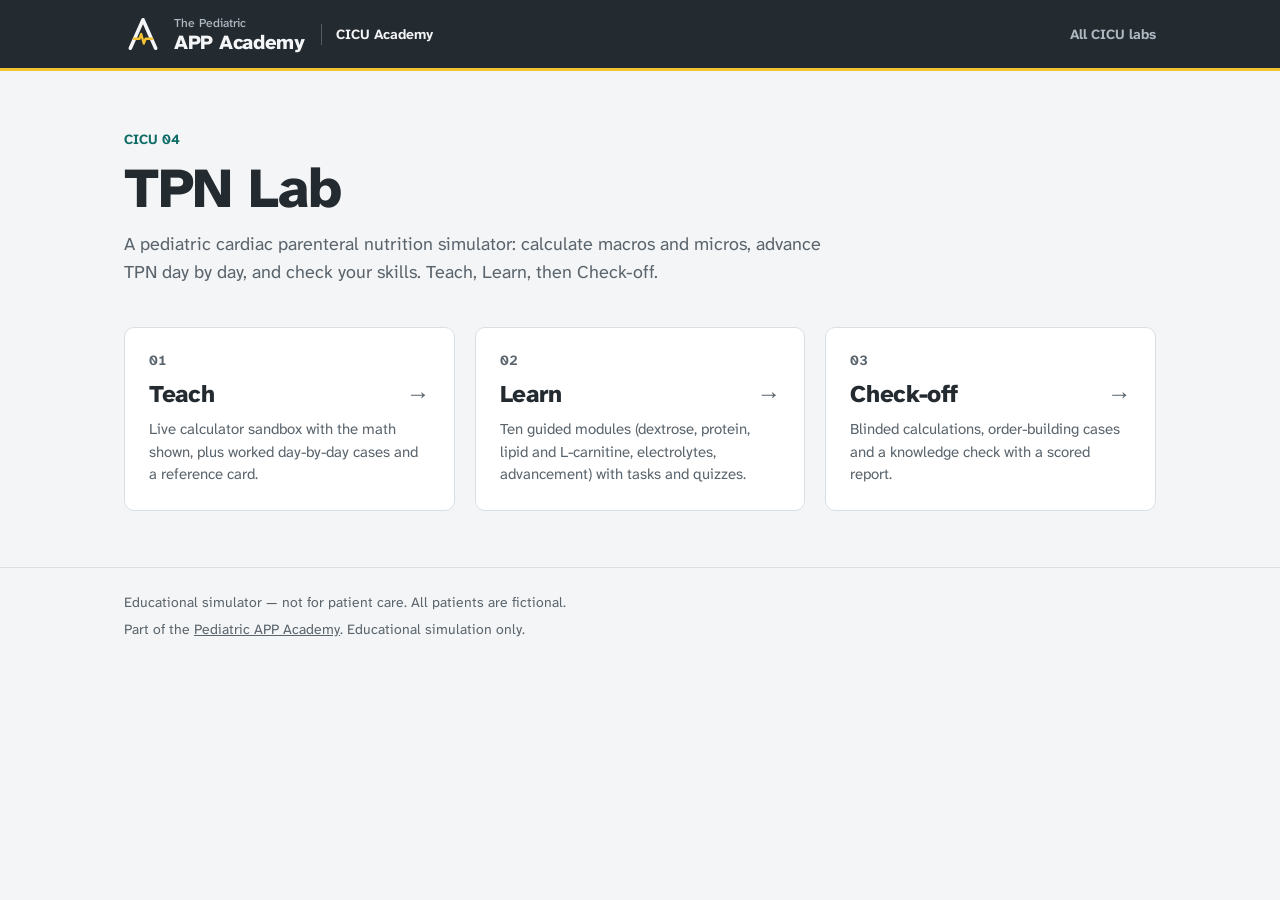
<file: index.html>
<!DOCTYPE html>
<html lang="en">
<head>
<meta charset="utf-8">
<meta name="viewport" content="width=device-width, initial-scale=1">
<title>TPN Lab · Pediatric APP Academy</title>
<meta name="description" content="A pediatric cardiac parenteral nutrition simulator: calculate macros and micros, advance TPN day by day, and check your skills. Teach, Learn, then Check-off.">
<meta name="theme-color" content="#232A30">
<link rel="icon" href="data:image/svg+xml,<svg xmlns=%27http://www.w3.org/2000/svg%27 width='36' height='36' viewBox='0 0 48 48' aria-hidden='true'><path d='M8 42 L24 6 L40 42' fill='none' stroke='%23232A30' stroke-width='4.5' stroke-linejoin='round' stroke-linecap='round'/><path d='M12.5 30 H19.5 L21.75 24 L25 36 L27.25 30 H35.5' fill='none' stroke='%23A57A00' stroke-width='3' stroke-linejoin='round' stroke-linecap='round'/></svg>">
<link rel="preconnect" href="https://fonts.googleapis.com"><link rel="preconnect" href="https://fonts.gstatic.com" crossorigin>
<link href="https://fonts.googleapis.com/css2?family=Atkinson+Hyperlegible+Next:wght@400;500;700;800&display=swap" rel="stylesheet">
<!-- Generated by pediatric-app-academy/tools/landing.py — edit there, not here. -->
<style>
:root{--paper:#F4F5F6;--surface:#FFFFFF;--sunken:#E9ECEE;--ink:#232A30;--muted:#5A646C;--line:#DADFE3;--action:#232A30;--on-action:#FFFFFF;--tint:#E6E9EC;
--deep:#232A30;--deep-ink:#F4F5F6;--deep-muted:#AEB8C1;--hl:#F2C230;--hl-deep:#A57A00;--hl-tint:#FBF0CC;--cicu:#0E6B66;--cicu-tint:#DDEFEC;color-scheme:light}
@media (prefers-color-scheme:dark){:root{--paper:#14191E;--surface:#1C232A;--sunken:#232B33;--ink:#E8ECEF;--muted:#9FAAB4;--line:#313B45;--action:#F2C230;--on-action:#14191E;--tint:#2A3239;
--deep:#26313B;--hl-deep:#F2C230;--hl-tint:#3A3424;--cicu:#4CC2B6;--cicu-tint:#163B39;color-scheme:dark}}
*{box-sizing:border-box}
body{margin:0;background:var(--paper);color:var(--ink);font:16px/1.5 "Atkinson Hyperlegible Next","Segoe UI","Helvetica Neue",Arial,sans-serif;font-variant-numeric:tabular-nums}
a{color:inherit}
:focus-visible{outline:2px solid var(--action);outline-offset:3px}
.wrap{max-width:1080px;margin:0 auto;padding:0 24px}
.mast{background:var(--deep);color:var(--deep-ink);border-bottom:3px solid var(--hl)}
.mast .wrap{display:flex;align-items:center;justify-content:space-between;gap:16px;min-height:68px;flex-wrap:wrap}
.lock{display:inline-flex;align-items:center;gap:12px;text-decoration:none;color:var(--deep-ink);line-height:1}
.lock .t{display:flex;flex-direction:column}.lock small{font-size:12px;font-weight:500;color:var(--deep-muted)}.lock b{font-size:20px;font-weight:800;letter-spacing:-.015em;margin-top:3px}
.prog{font-size:14px;font-weight:700;color:var(--deep-ink);border-left:1px solid rgba(244,245,246,.25);padding-left:14px;margin-left:2px}
.mast nav a{color:var(--deep-muted);text-decoration:none;font-weight:700;font-size:14px}.mast nav a:hover{color:var(--deep-ink);text-decoration:underline;text-decoration-color:var(--hl);text-decoration-thickness:2px;text-underline-offset:4px}
.hero{padding:56px 0 40px}
.code{display:inline-block;font-weight:700;font-size:14px;color:var(--cicu);margin-bottom:10px}
h1{font-size:clamp(36px,6vw,56px);line-height:1.02;letter-spacing:-.025em;font-weight:800;margin:0 0 14px;max-width:16ch}
.lede{font-size:18px;line-height:1.55;color:var(--muted);margin:0;max-width:60ch}
.modes{display:grid;grid-template-columns:repeat(auto-fit,minmax(240px,1fr));gap:20px;padding-bottom:56px}
a.mode{display:flex;flex-direction:column;gap:10px;background:var(--surface);border:1px solid var(--line);border-radius:10px;padding:22px 24px 24px;text-decoration:none;transition:border-color .15s}
a.mode .n{font-weight:700;font-size:14px;color:var(--muted)}
a.mode h2{margin:0;font-size:24px;line-height:1.15;font-weight:800;letter-spacing:-.015em;display:flex;justify-content:space-between;gap:12px}
a.mode h2 .ar{color:var(--muted);transition:transform .15s,color .15s}
a.mode p{margin:0;color:var(--muted);font-size:15px}
a.mode:hover{border-color:var(--ink)}a.mode:hover h2 .ar{transform:translateX(4px);color:var(--ink)}
a.mode:hover h2 span:first-child{text-decoration:underline;text-decoration-color:var(--hl);text-decoration-thickness:3px;text-underline-offset:5px}
footer{border-top:1px solid var(--line);color:var(--muted);font-size:14px;padding:24px 0 40px}
footer p{margin:0 0 6px;max-width:80ch}
/* hub */
.hubhero{display:grid;grid-template-columns:minmax(0,1.4fr) minmax(0,1fr);gap:24px;padding:56px 0 48px;align-items:stretch}
.hubhero h1{font-size:clamp(40px,7vw,72px);max-width:12ch}
.pearl{background:var(--hl);color:#232A30;border-radius:16px;padding:28px;display:flex;flex-direction:column;justify-content:space-between;gap:24px}
.pearl b{font-size:22px;line-height:1.25;font-weight:800;letter-spacing:-.01em}
.pearl span{font-size:14px;font-weight:700}
.track{display:flex;align-items:baseline;justify-content:space-between;gap:16px;flex-wrap:wrap;background:var(--cicu-tint);border-radius:10px;padding:16px 22px;margin-bottom:20px}
.track h2{margin:0;font-size:22px;font-weight:800;color:var(--cicu);letter-spacing:-.01em}
.track p{margin:0;color:var(--ink);font-size:15px}
.labs{display:grid;grid-template-columns:repeat(auto-fit,minmax(300px,1fr));gap:20px;padding-bottom:56px}
.lab{background:var(--surface);border:1px solid var(--line);border-radius:10px;display:flex;flex-direction:column;overflow:hidden}
.lab .hd{padding:20px 24px 16px}
.lab .hd .code{margin-bottom:6px}
.lab h3{margin:0 0 8px;font-size:26px;line-height:1.1;font-weight:800;letter-spacing:-.015em}
.lab h3 a{text-decoration:none}.lab h3 a:hover{text-decoration:underline;text-decoration-color:var(--hl);text-decoration-thickness:3px;text-underline-offset:5px}
.lab .hd p{margin:0;color:var(--muted);font-size:15px}
.lab ul{list-style:none;margin:auto 0 0;padding:0;border-top:1px solid var(--line)}
.lab li+li{border-top:1px solid var(--line)}
.lab li a{display:grid;grid-template-columns:34px 1fr auto;align-items:center;padding:12px 24px;text-decoration:none;font-weight:700;font-size:15px}
.lab li a .n{color:var(--muted);font-size:13px}.lab li a .ar{color:var(--muted);transition:transform .15s}
.lab li a:hover{background:var(--tint)}.lab li a:hover .ar{transform:translateX(3px);color:var(--ink)}
@media (max-width:720px){.wrap{padding:0 16px}.hubhero{grid-template-columns:1fr;padding:40px 0 32px}.hero{padding:40px 0 28px}.lock .t small{display:none}.prog{display:none}}
@media (prefers-reduced-motion:reduce){*{transition:none!important}}
</style>
</head>
<body>
<header class="mast"><div class="wrap"><div style="display:flex;align-items:center;gap:14px"><a class="lock" href="https://kayleighatodd-88.github.io/pediatric-app-academy/" aria-label="Pediatric APP Academy home"><svg width="38" height="38" viewBox="0 0 48 48" aria-hidden="true"><path d="M8 42 L24 6 L40 42" fill="none" stroke="#F4F5F6" stroke-width="4.5" stroke-linejoin="round" stroke-linecap="round"/><path d="M12.5 30 H19.5 L21.75 24 L25 36 L27.25 30 H35.5" fill="none" stroke="#F2C230" stroke-width="3" stroke-linejoin="round" stroke-linecap="round"/></svg><span class="t"><small>The Pediatric</small><b>APP Academy</b></span></a><span class="prog">CICU Academy</span></div><nav aria-label="Academy"><a href="https://kayleighatodd-88.github.io/pediatric-app-academy/">All CICU labs</a></nav></div></header><main class="wrap"><section class="hero"><span class="code">CICU 04</span><h1>TPN Lab</h1><p class="lede">A pediatric cardiac parenteral nutrition simulator: calculate macros and micros, advance TPN day by day, and check your skills. Teach, Learn, then Check-off.</p></section><section class="modes" aria-label="Modes"><a class="mode" href="teach.html"><span class="n">01</span><h2><span>Teach</span><span class="ar" aria-hidden="true">→</span></h2><p>Live calculator sandbox with the math shown, plus worked day-by-day cases and a reference card.</p></a><a class="mode" href="learn.html"><span class="n">02</span><h2><span>Learn</span><span class="ar" aria-hidden="true">→</span></h2><p>Ten guided modules (dextrose, protein, lipid and L-carnitine, electrolytes, advancement) with tasks and quizzes.</p></a><a class="mode" href="check.html"><span class="n">03</span><h2><span>Check-off</span><span class="ar" aria-hidden="true">→</span></h2><p>Blinded calculations, order-building cases and a knowledge check with a scored report.</p></a></section></main><footer><div class="wrap"><p>Educational simulator — not for patient care. All patients are fictional.</p><p>Part of the <a href="https://kayleighatodd-88.github.io/pediatric-app-academy/">Pediatric APP Academy</a>. Educational simulation only.</p></div></footer>
</body>
</html>
</file>
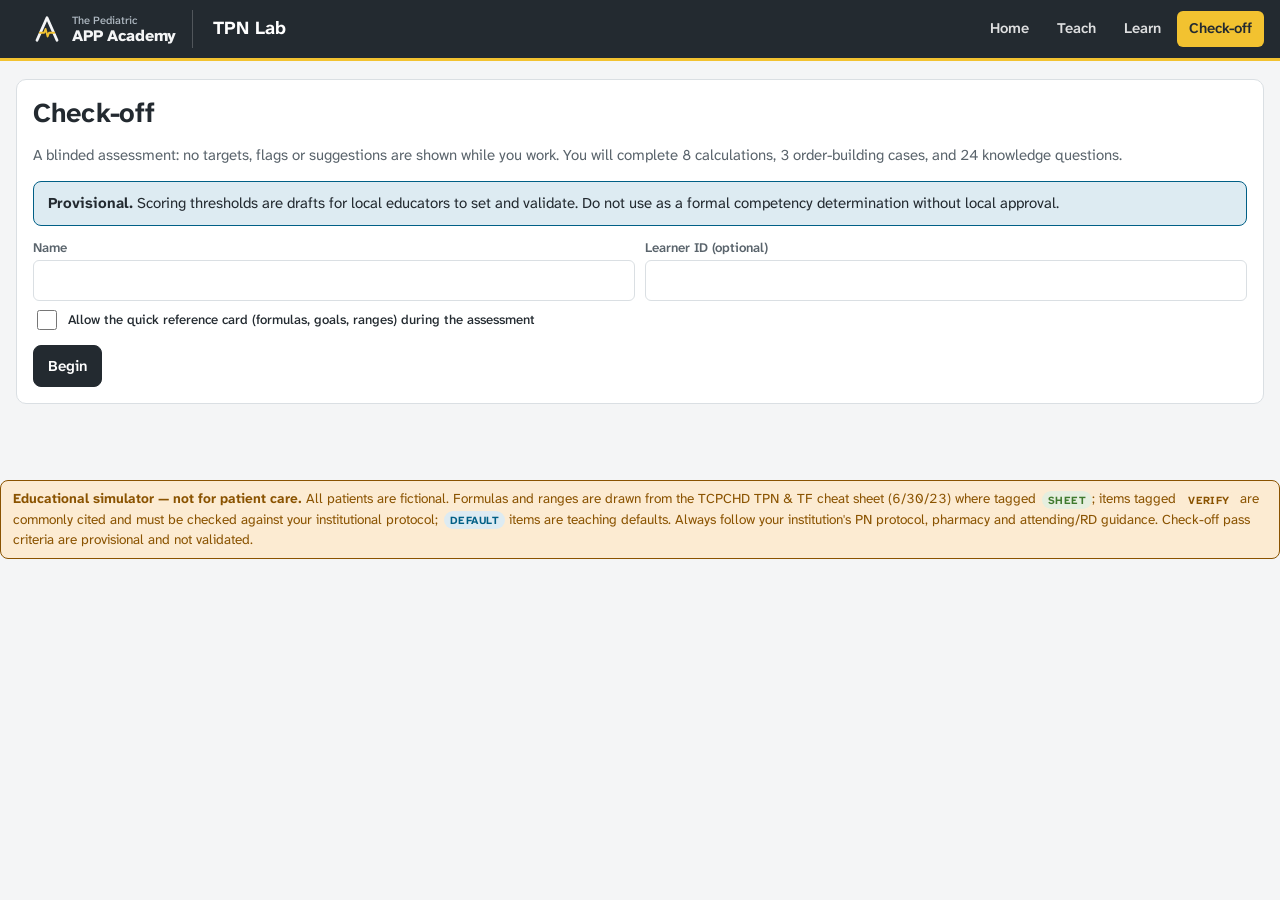
<file: check.html>
<!DOCTYPE html><html lang="en"><head><meta charset="utf-8"><meta name="viewport" content="width=device-width,initial-scale=1">
<title>TPN Lab — Check-off</title><meta name="theme-color" content="#232A30"><link rel="stylesheet" href="https://fonts.googleapis.com/css2?family=Atkinson+Hyperlegible+Next:wght@400;500;700;800&display=swap"><style>
/* CICU TPN Lab — chrome follows the Pediatric APP Academy design system (PAA-THEME block at the end). */
:root{
  color-scheme: light;
  --room:#F5F4F0; --panel:#FFFFFF; --panel2:#F2F0EA; --ink:#333F48; --ink2:#5E6A72; --line:#D6D2C4;
  --accent:#A57A00; --accent-ink:#FFFFFF; --charcoal:#333F48; --shade:#9CADB7;
  --ok:#3F7A2E; --ok-bg:#E6EFDF; --warn:#8A5300; --warn-bg:#FCEBD2; --crit:#9B1C1C; --crit-bg:#F8DEDE; --info:#005F86; --info-bg:#DDEBF2;
  --dex:#D98A1F; --aa:#3E7C9A; --il:#B5547A; --ent:#6C8F4E;
  --font:'Atkinson Hyperlegible Next',system-ui,Arial,sans-serif; --serif:'Charis SIL',Georgia,serif; --mono:ui-monospace,SFMono-Regular,Menlo,Consolas,monospace;
}
@media (prefers-color-scheme: dark){
  :root{ color-scheme: dark; --room:#1C2126; --panel:#252C32; --panel2:#2E363D; --ink:#ECEAE4; --ink2:#AEB6BC; --line:#3E4851;
    --ok:#9CCB84; --ok-bg:#24331F; --warn:#F8B866; --warn-bg:#3A2C17; --crit:#F5A3A3; --crit-bg:#432225; --info:#6FB7D6; --info-bg:#1F3340; }
}
*{box-sizing:border-box}
html{-webkit-text-size-adjust:100%}
body{margin:0;background:var(--room);color:var(--ink);font:15px/1.5 var(--font)}
h1,h2,h3{font-family:var(--serif);line-height:1.25;margin:0 0 .5em}
h1{font-size:1.7rem} h2{font-size:1.3rem} h3{font-size:1.05rem;margin-top:1.2em}
a{color:var(--accent)}
.top{background:var(--charcoal);color:#fff;border-bottom:4px solid var(--accent)}
.top .in{max-width:1280px;margin:0 auto;padding:10px 16px;display:flex;gap:16px;align-items:center;flex-wrap:wrap}
.brand{font-family:var(--serif);font-weight:700;font-size:1.15rem;color:#fff;text-decoration:none;margin-right:auto}
.top nav{display:flex;gap:4px;flex-wrap:wrap}
.top nav a{color:#fff;text-decoration:none;padding:7px 12px;border-radius:6px;font-weight:600;font-size:.92rem;opacity:.85}
.top nav a:hover,.top nav a:focus-visible{opacity:1;background:rgba(255,255,255,.12);outline:none}
.top nav a[aria-current=page]{background:var(--accent);opacity:1}
main{max-width:1280px;margin:0 auto;padding:18px 16px 60px}
.card{background:var(--panel);border:1px solid var(--line);border-radius:10px;padding:16px;margin-bottom:16px}
.card>h2:first-child,.card>h3:first-child{margin-top:0}
.lede{color:var(--ink2);margin:.25em 0 1em}
.muted{color:var(--ink2)} .small{font-size:.85rem} .mono{font-family:var(--mono)}
.disclaimer{background:var(--warn-bg);color:var(--warn);border:1px solid var(--warn);border-radius:8px;padding:8px 12px;font-size:.85rem;margin:0 0 16px}
.tag{display:inline-block;font-size:.68rem;font-weight:700;text-transform:uppercase;letter-spacing:.04em;padding:1px 6px;border-radius:999px;vertical-align:middle;margin-left:2px}
.tag-s{background:var(--ok-bg);color:var(--ok)} .tag-c{background:var(--warn-bg);color:var(--warn)} .tag-d{background:var(--info-bg);color:var(--info)}

/* buttons / inputs */
button,.btn{font:inherit;font-weight:600;border-radius:8px;border:1px solid var(--line);background:var(--panel);color:var(--ink);padding:9px 14px;cursor:pointer;min-height:40px}
button:hover{border-color:var(--accent)} button:focus-visible,input:focus-visible,select:focus-visible,summary:focus-visible{outline:3px solid var(--shade);outline-offset:1px}
button.primary{background:var(--accent);border-color:var(--accent);color:var(--accent-ink)} button.primary:hover{filter:brightness(1.08)}
button.ghost{background:transparent} button:disabled{opacity:.5;cursor:not-allowed}
input[type=number],input[type=text],select{font:inherit;color:var(--ink);background:var(--panel);border:1px solid var(--line);border-radius:6px;padding:8px 9px;width:100%;min-height:40px}
input[type=checkbox]{width:20px;height:20px;accent-color:var(--accent)}
label{font-size:.82rem;font-weight:600;color:var(--ink2);display:block;margin-bottom:3px}
.row{display:grid;gap:10px;grid-template-columns:repeat(auto-fit,minmax(130px,1fr))}
.row.two{grid-template-columns:1fr 1fr}
.unit{font-weight:400;color:var(--ink2)}
.chk{display:flex;gap:8px;align-items:center;margin:6px 0;font-weight:500;color:var(--ink)}
.seg{display:inline-flex;border:1px solid var(--line);border-radius:8px;overflow:hidden}
.seg button{border:0;border-radius:0;min-height:34px;padding:5px 10px;font-size:.82rem}
.seg button[aria-pressed=true]{background:var(--charcoal);color:#fff}

/* workspace */
.ws{display:grid;gap:16px;grid-template-columns:minmax(300px,380px) 1fr;align-items:start}
@media (max-width:980px){.ws{grid-template-columns:1fr}}
.ws-in .grp{border-top:1px solid var(--line);margin-top:12px;padding-top:10px}
.ws-in .grp:first-child{border:0;margin:0;padding:0}
.grp-t{font-family:var(--serif);font-weight:700;font-size:.9rem;margin-bottom:6px}
.lytes{display:grid;grid-template-columns:1fr 92px 64px;gap:6px 8px;align-items:center}
.lytes .nm{font-size:.88rem} .lytes .bag{font-family:var(--mono);font-size:.78rem;color:var(--ink2);text-align:right}
.lytes input{padding:6px 8px;min-height:36px}
.tiles{display:grid;gap:10px;grid-template-columns:repeat(auto-fit,minmax(150px,1fr))}
.tile{background:var(--panel2);border:1px solid var(--line);border-radius:8px;padding:10px 12px;border-top:4px solid var(--shade)}
.tile .k{font-size:.72rem;font-weight:700;text-transform:uppercase;letter-spacing:.04em;color:var(--ink2)}
.tile .v{font-family:var(--mono);font-size:1.5rem;font-weight:600;line-height:1.2}
.tile .s{font-size:.75rem;color:var(--ink2)}
.tile.ok{border-top-color:var(--ok)} .tile.low{border-top-color:var(--info)} .tile.high{border-top-color:var(--warn)} .tile.crit{border-top-color:var(--crit)}
.badge{display:inline-block;font-size:.7rem;font-weight:700;padding:1px 8px;border-radius:999px;margin-left:4px}
.b-ok{background:var(--ok-bg);color:var(--ok)} .b-low{background:var(--info-bg);color:var(--info)} .b-high{background:var(--warn-bg);color:var(--warn)} .b-crit{background:var(--crit-bg);color:var(--crit)}
.bar{display:flex;height:22px;border-radius:6px;overflow:hidden;background:var(--panel2);border:1px solid var(--line);margin:8px 0 4px}
.bar span{display:block;height:100%} .bar .dex{background:var(--dex)} .bar .aa{background:var(--aa)} .bar .il{background:var(--il)} .bar .ent{background:var(--ent)}
.legend{display:flex;gap:12px;flex-wrap:wrap;font-size:.78rem;color:var(--ink2)}
.legend i{display:inline-block;width:10px;height:10px;border-radius:2px;margin-right:4px;vertical-align:-1px}
table{border-collapse:collapse;width:100%;font-size:.88rem}
th,td{padding:6px 8px;border-bottom:1px solid var(--line);text-align:left;vertical-align:top}
th{font-size:.72rem;text-transform:uppercase;letter-spacing:.04em;color:var(--ink2)}
td.n{font-family:var(--mono);text-align:right;white-space:nowrap}
.scroll{overflow-x:auto}
.flag{border-left:5px solid var(--shade);background:var(--panel2);border-radius:6px;padding:8px 12px;margin:8px 0}
.flag.crit{border-color:var(--crit);background:var(--crit-bg)} .flag.warn{border-color:var(--warn);background:var(--warn-bg)} .flag.info{border-color:var(--info);background:var(--info-bg)}
.flag b{display:block} .flag .why{font-size:.85rem;color:var(--ink2);margin-top:2px}
.sug{display:grid;grid-template-columns:130px 1fr;gap:4px 12px;border-bottom:1px solid var(--line);padding:8px 0;font-size:.9rem}
.sug .a{font-weight:700} .sug .r{grid-column:2;color:var(--ink2);font-size:.82rem}
details{border:1px solid var(--line);border-radius:8px;padding:8px 12px;margin:8px 0;background:var(--panel)}
details>summary{cursor:pointer;font-weight:700}
.math .step{border-bottom:1px solid var(--line);padding:8px 0}
.math .t{font-weight:700} .math .f{font-family:var(--mono);font-size:.82rem;color:var(--ink2)} .math .n{font-family:var(--mono);font-size:.92rem}
.math .why{font-size:.82rem;color:var(--ink2)}

/* labs */
.labs{display:grid;gap:6px;grid-template-columns:repeat(auto-fill,minmax(112px,1fr))}
.lab{border:1px solid var(--line);background:var(--panel2);border-radius:6px;padding:6px 8px}
.lab .k{font-size:.7rem;color:var(--ink2);font-weight:700} .lab .v{font-family:var(--mono);font-size:1.05rem}
.lab .r{font-size:.66rem;color:var(--ink2)}
.lab.low{border-color:var(--info);background:var(--info-bg)} .lab.high{border-color:var(--warn);background:var(--warn-bg)}
.lab .d{font-size:.7rem}

/* day tabs, steppers */
.days{display:flex;gap:6px;flex-wrap:wrap;margin-bottom:12px}
.days button{min-height:36px;padding:5px 12px}
.days button[aria-current=true]{background:var(--charcoal);color:#fff;border-color:var(--charcoal)}
.days button.done::after{content:' ✓';color:var(--ok)}
.days button[aria-current=true].done::after{color:#fff}
.story{border-left:5px solid var(--accent);padding:6px 12px;background:var(--panel2);border-radius:6px;margin:10px 0}
.actions{display:flex;gap:10px;flex-wrap:wrap;margin-top:12px}
.callout{background:var(--info-bg);border:1px solid var(--info);color:var(--ink);border-radius:8px;padding:10px 14px;margin:10px 0}
.callout.good{background:var(--ok-bg);border-color:var(--ok)} .callout.bad{background:var(--crit-bg);border-color:var(--crit)}
.res{list-style:none;margin:8px 0;padding:0} .res li{padding:3px 0}
.res li::before{content:'○ ';color:var(--ink2)} .res li.ok::before{content:'✓ ';color:var(--ok);font-weight:700} .res li.no::before{content:'✗ ';color:var(--crit);font-weight:700}

/* learn layout */
.learn{display:grid;grid-template-columns:260px 1fr;gap:16px;align-items:start}
@media (max-width:860px){.learn{grid-template-columns:1fr}}
.side{position:sticky;top:8px} @media (max-width:860px){.side{position:static}}
.side ol,.side ul{list-style:none;margin:0;padding:0}
.side button{display:flex;width:100%;text-align:left;justify-content:space-between;gap:8px;margin-bottom:6px}
.side button[aria-current=true]{background:var(--charcoal);color:#fff;border-color:var(--charcoal)}
.prog{height:8px;background:var(--panel2);border-radius:999px;overflow:hidden;margin:6px 0 12px} .prog i{display:block;height:100%;background:var(--accent)}
.opt{display:flex;gap:10px;align-items:flex-start;padding:8px 10px;border:1px solid var(--line);border-radius:8px;margin:6px 0;cursor:pointer;background:var(--panel)}
.opt:hover{border-color:var(--accent)} .opt input{margin-top:3px}
.opt.right{background:var(--ok-bg);border-color:var(--ok)} .opt.wrong{background:var(--crit-bg);border-color:var(--crit)}
.hero{display:grid;gap:16px;grid-template-columns:repeat(auto-fit,minmax(240px,1fr))}
a.tilecard{display:block;background:var(--panel);border:1px solid var(--line);border-top:4px solid var(--accent);border-radius:10px;padding:18px;color:inherit;text-decoration:none}
a.tilecard:hover,a.tilecard:focus-visible{border-color:var(--accent);outline:none}
a.tilecard h2{color:var(--accent);margin:0 0 4px;font-size:1.2rem}
.score{font-family:var(--mono);font-size:2rem;font-weight:700}
.pass{color:var(--ok)} .fail{color:var(--crit)}
.sticky-sum{position:sticky;top:0;z-index:5;background:var(--panel);border:1px solid var(--line);border-radius:8px;padding:6px 10px;margin-bottom:12px;display:none;gap:14px;font-size:.82rem;font-family:var(--mono);flex-wrap:wrap}
@media (max-width:980px){.sticky-sum{display:flex}}
@media print{.top,.actions,.side,button{display:none!important} body{background:#fff}}
.ws>*,.row>*,.tiles>*{min-width:0}
@media (max-width:980px){.ws{grid-template-columns:minmax(0,1fr)}}
.row.two{grid-template-columns:minmax(0,1fr) minmax(0,1fr)}
/* PAA-THEME:BEGIN — generated by pediatric-app-academy/tools/reskin.py */
:root{--room:#F4F5F6;--panel:#FFFFFF;--panel2:#E9ECEE;--ink:#232A30;--ink2:#5A646C;--line:#DADFE3;--accent:#232A30;--accent-ink:#FFFFFF;--charcoal:#232A30;--shade:#AEB8C1;--font:"Atkinson Hyperlegible Next", "Segoe UI", "Helvetica Neue", Arial, sans-serif;--serif:"Atkinson Hyperlegible Next", "Segoe UI", "Helvetica Neue", Arial, sans-serif;--mono:"Atkinson Hyperlegible Next", "Segoe UI", "Helvetica Neue", Arial, sans-serif;--paa-deep:#232A30;--paa-deep-ink:#F4F5F6;--paa-deep-muted:#AEB8C1;--paa-hl:#F2C230;--paa-hl-deep:#A57A00;--paa-ink:#232A30;--paa-line:#DADFE3;--paa-action:#232A30;--paa-on-action:#FFFFFF;}@media (prefers-color-scheme: dark){:root{--room:#14191E;--panel:#1C232A;--panel2:#232B33;--ink:#E8ECEF;--ink2:#9FAAB4;--line:#313B45;--accent:#F2C230;--accent-ink:#14191E;--charcoal:#26313B;--shade:#AEB8C1;--paa-deep:#26313B;--paa-deep-ink:#F4F5F6;--paa-deep-muted:#AEB8C1;--paa-hl:#F2C230;--paa-hl-deep:#F2C230;--paa-ink:#E8ECEF;--paa-line:#313B45;--paa-action:#F2C230;--paa-on-action:#14191E;color-scheme:dark}}
/* --- Academy chrome --- */
body{font-family:"Atkinson Hyperlegible Next", "Segoe UI", "Helvetica Neue", Arial, sans-serif;font-variant-numeric:tabular-nums}
h1,h2,h3,h4{font-family:"Atkinson Hyperlegible Next", "Segoe UI", "Helvetica Neue", Arial, sans-serif;letter-spacing:-.01em}
.top,.topbar{background:var(--paa-deep)!important;border-bottom:3px solid var(--paa-hl)!important;color:var(--paa-deep-ink)}
.top h1,.topbar h1,.brand h1{font-family:"Atkinson Hyperlegible Next", "Segoe UI", "Helvetica Neue", Arial, sans-serif!important;font-weight:800}
.paa-home{display:inline-flex;align-items:center;gap:10px;color:var(--paa-deep-ink)!important;text-decoration:none;padding:4px 16px 4px 0;margin-right:4px;border-right:1px solid rgba(244,245,246,.22);flex:none;line-height:1}
.paa-home svg{width:30px;height:30px;flex:none}
.paa-home .t{display:flex;flex-direction:column}
.paa-home small{font-size:11px;font-weight:500;color:var(--paa-deep-muted)}
.paa-home b{font-size:16px;font-weight:800;letter-spacing:-.01em;margin-top:2px}
.paa-home:hover b{text-decoration:underline;text-decoration-color:var(--paa-hl);text-decoration-thickness:2px;text-underline-offset:3px}
.paa-hdr{display:flex;align-items:center;gap:14px;min-width:0}
.toolnav a,.toolnav span,.top nav a,.sibs a{border-radius:6px!important}
.toolnav a:hover,.top nav a:hover{border-color:var(--paa-hl)!important}
.toolnav span[aria-current],.toolnav a[aria-current],.top nav a[aria-current=page],.sibs a[aria-current="page"]{background:var(--paa-hl)!important;color:#232A30!important;border-color:var(--paa-hl)!important;opacity:1}
.brand>svg{display:none}
:focus-visible{outline-color:var(--paa-action)}
@media (max-width:640px){.paa-home .t{display:none}.paa-home{padding-right:10px}}

/* PAA-THEME:END */

</style></head><body><main id="app"></main>
<script>
/* CICU TPN Lab — calculation + rules engine.
   Formulas follow the TCPCHD "TPN & TF Cheat Sheet" (6/30/23). Where this engine goes beyond the sheet
   it is marked  [BEYOND SHEET]. Everything here is educational; pharmacy compounding values govern. */
(function (root) {
  'use strict';

  const KCAL = { dex: 3.4, aa: 4, il: 10 };      // kcal per g  (sheet)
  const IL_ML_PER_G = 5;                         // 20% lipid emulsion: 0.2 g/mL  [BEYOND SHEET]
  const NA_PER_MMOL_PHOS = 4 / 3;                // sodium phosphate: 4 mEq Na per 3 mmol phos [BEYOND SHEET]
  const K_PER_MMOL_PHOS = 1.5;                   // potassium phosphate: 1 mmol = 1.5 mEq K (sheet)

  const AGES = {
    // kcal = parenteral goal. Infant 90–110 PN-only (CCU CHD guideline; the sheet says 85–105), rising toward 120–150 when fed enterally (blend in kcalRange).
    // Child 1–7 yr 75–90, 7–12 yr 50–75 (Dell Children's TPN slides / Neo-Pedia table). Adolescent 30–50.
    infant:     { label: 'Infant (<1 yr)',      gir: [12, 14], kcal: [90, 110], kcalEnt: [120, 150], aa: [3, 4],     ilMax: 3.5, girStep: '2–4 (neonates 1–2)', verifyKcal: false },
    child:      { label: 'Child (1–10 yr)',     gir: [8, 10],  kcal: [75, 90],  kcalEnt: [75, 90],   aa: [1, 2],     ilMax: 3,   girStep: '2–4',                verifyKcal: false },
    adolescent: { label: 'Adolescent (>35 kg)', gir: [5, 6],   kcal: [30, 50],  kcalEnt: [30, 50],   aa: [0.8, 1.5], ilMax: 2.5, girStep: '1–2',                verifyKcal: false }
  };
  // gir + infant/adolescent kcal: cheat sheet. child kcal and all aa goals: commonly cited (ASPEN-style) — VERIFY locally.

  const LYTE_DEFS = [
    { id: 'naCl',   name: 'Sodium chloride',     unit: 'mEq',  grp: 'Sodium' },
    { id: 'naAc',   name: 'Sodium acetate',      unit: 'mEq',  grp: 'Sodium' },
    { id: 'kCl',    name: 'Potassium chloride',  unit: 'mEq',  grp: 'Potassium' },
    { id: 'kAc',    name: 'Potassium acetate',   unit: 'mEq',  grp: 'Potassium' },
    { id: 'naPhos', name: 'Sodium phosphate',    unit: 'mmol', grp: 'Phosphate' },
    { id: 'kPhos',  name: 'Potassium phosphate', unit: 'mmol', grp: 'Phosphate' },
    { id: 'mg',     name: 'Magnesium sulfate',   unit: 'mEq',  grp: 'Magnesium' },
    { id: 'ca',     name: 'Calcium gluconate',   unit: 'mEq',  grp: 'Calcium' }
  ];

  // Total-electrolyte ranges from the cheat sheet: [min, max, basis]  basis 'kg' = per kg/day, 'day' = per day
  const RANGES = {
    na:   { infant: [2, 5, 'kg'],     child: [2, 5, 'kg'],     adolescent: [1, 2, 'kg'] },
    k:    { infant: [2, 4, 'kg'],     child: [2, 4, 'kg'],     adolescent: [1, 2, 'kg'] },
    phos: { infant: [0.5, 2, 'kg'],   child: [0.5, 2, 'kg'],   adolescent: [10, 40, 'day'] },
    mg:   { infant: [0.3, 0.5, 'kg'], child: [0.3, 0.5, 'kg'], adolescent: [10, 30, 'day'] },
    ca:   { infant: [0.5, 4, 'kg'],   child: [0.5, 4, 'kg'],   adolescent: [10, 20, 'day'] }
  };

  // Minor / major adjustment steps from the cheat sheet ("HOW TO ADJUST ELECTROLYTES")
  const ADJUST = {
    na:      { minor: '½NS → ¾NS → NS, or +1–2 mEq/kg/day', major: '½NS → NS, or +3–4 mEq/kg/day', bolus: 'NS 20 mL/kg' },
    k:       { minor: '+1 mEq/kg/day (or +10 mEq/L)',       major: '+1.5–2 mEq/kg/day (20 mEq/L)', bolus: 'IV replacement 0.5–1 mEq/kg/dose infused at 0.3–0.5 mEq/kg/hr (max 1 mEq/kg/hr) — an infusion, never a push; the sheet table prints "1 mEq/kg/dose"' },
    acetate: { minor: '+1 mEq/kg/day',                      major: '+2 mEq/kg/day',                bolus: '1 mEq/kg/dose' },
    phos:    { minor: '+0.25 mmol/kg/day',                  major: '+0.5 mmol/kg/day',             bolus: '0.25–0.5 mmol/kg/dose' },
    mg:      { minor: '+0.3 mEq/kg/day',                    major: '+0.5 mEq/kg/day',              bolus: '25–50 mg/kg/dose of MgSO₄ salt; slides also give a 0.2–0.4 mEq/kg rider if Mg <1.5' },
    ca:      { minor: '+1 mEq/kg/day',                      major: '+2 mEq/kg/day',                bolus: '50–200 mg/kg/day of calcium gluconate SALT in 1–4 divided doses (Dell Children\'s slides) — mg of salt, not mEq of element' }
  };

  // Approximate lab reference ranges for flagging only. VERIFY against your laboratory.
  const LAB_REF = {
    na:   { label: 'Na',   unit: 'mmol/L', lo: 135, hi: 145 },
    k:    { label: 'K',    unit: 'mmol/L', lo: 3.5, hi: 5.0, hiInfant: 5.5 },
    cl:   { label: 'Cl',   unit: 'mmol/L', lo: 98,  hi: 108 },
    co2:  { label: 'CO₂',  unit: 'mmol/L', lo: 20,  hi: 28 },
    bun:  { label: 'BUN',  unit: 'mg/dL',  lo: 5,   hi: 18 },
    cr:   { label: 'Creatinine', unit: 'mg/dL', lo: 0.2, hi: 0.6, hiChild: 0.7, hiAdolescent: 1.0 },
    glu:  { label: 'Glucose', unit: 'mg/dL', lo: 70, hi: 180 },
    ca:   { label: 'Total Ca', unit: 'mg/dL', lo: 8.5, hi: 10.5 },
    ica:  { label: 'Ionized Ca', unit: 'mmol/L', lo: 1.10, hi: 1.40 },
    phos: { label: 'Phos', unit: 'mg/dL',  lo: 4.5, hi: 6.7, loChild: 4.0, hiChild: 6.0, loAdolescent: 3.0, hiAdolescent: 5.0 },
    mg:   { label: 'Mg',   unit: 'mg/dL',  lo: 1.6, hi: 2.4 },
    alb:  { label: 'Albumin', unit: 'g/dL', lo: 3.0, hi: 5.0 },
    tg:   { label: 'Triglycerides', unit: 'mg/dL', lo: 0, hi: 200 },
    dbili:{ label: 'Direct bili', unit: 'mg/dL', lo: 0, hi: 1.0 },
    alt:  { label: 'ALT',  unit: 'U/L',    lo: 0, hi: 45 },
    uop:  { label: 'Urine output', unit: 'mL/kg/hr', lo: 1, hi: 99 }
  };

  const num = (x) => { const v = parseFloat(x); return isFinite(v) ? v : 0; };
  const r = (x, d = 1) => { const m = Math.pow(10, d); return Math.round(x * m) / m; };

  function emptyOrder() {
    return {
      rate: 0, dex: 0, aa: 0, il: 0, ivf: 0, cysteine: false, carnitine: 0,
      access: 'central', calciumInfusion: false,
      lytes: { naCl: 0, naAc: 0, kCl: 0, kAc: 0, naPhos: 0, kPhos: 0, mg: 0, ca: 0 },
      feeds: { n: 0, vol: 0, kcalOz: 0 }
    };
  }
  function cloneOrder(o) { return JSON.parse(JSON.stringify(o)); }

  /** Core calculations — each line mirrors a cell formula from the cheat sheet. */
  function calc(pt, o) {
    const wt = num(pt.wt), age = pt.age || 'infant';
    const rate = num(o.rate), dex = num(o.dex), aa = num(o.aa), il = num(o.il), ivf = num(o.ivf);
    const f = o.feeds || {}, fn = num(f.n), fvol = num(f.vol), fk = num(f.kcalOz);
    const L = o.lytes || {};
    const ly = {}; LYTE_DEFS.forEach(d => { ly[d.id] = num(L[d.id]); });

    const tpnL = (rate * 24) / 1000;                                   // B4
    const gir = wt > 0 ? (dex * rate) / wt / 6 : 0;                    // E2
    const dexG = (dex / 100) * rate * 24;
    const dexKcal = dex * 0.01 * (rate * 24) * KCAL.dex;               // E4
    const aaG = aa * wt, aaKcal = aaG * KCAL.aa;                       // E5
    const ilG = il * wt, ilKcal = ilG * KCAL.il;                       // E6
    const tpnKcal = dexKcal + aaKcal + ilKcal;                         // E7
    const tpnKcalKg = wt > 0 ? tpnKcal / wt : 0;                       // E8

    const feedMl = fn * fvol;
    const feedKcalKg = wt > 0 ? (fn * fvol / 30 * fk) / wt : 0;        // E10 (kcal per 30 mL = kcal/oz)
    const feedMlKg = wt > 0 ? feedMl / wt : 0;                         // E12
    const tpnIvfMlKg = wt > 0 ? ((rate + ivf) * 24) / wt : 0;          // E14 (sheet adds IVF rate to TPN rate)
    const sheetTotalFluids = tpnIvfMlKg + feedMlKg;                    // E15
    const lipidMl = ilG * IL_ML_PER_G;                                 // [BEYOND SHEET]
    const lipidMlKg = wt > 0 ? lipidMl / wt : 0;
    const totalFluids = sheetTotalFluids + lipidMlKg;                  // incl. lipid volume
    const totalKcalKg = tpnKcalKg + feedKcalKg;                        // E11

    // Electrolytes
    const tot = {
      na: ly.naCl + ly.naAc + ly.naPhos * NA_PER_MMOL_PHOS,            // sheet omits Na from Na-phos [BEYOND SHEET]
      k: ly.kCl + ly.kAc + ly.kPhos * K_PER_MMOL_PHOS,                 // sheet: KCl + KAc + 1.5 × KPhos
      cl: ly.naCl + ly.kCl,
      acetate: ly.naAc + ly.kAc,
      phos: ly.naPhos + ly.kPhos,
      mg: ly.mg, ca: ly.ca
    };
    const perLiter = {};
    Object.keys(ly).concat(Object.keys(tot)).forEach(k => {
      const kg = (k in ly) ? ly[k] : tot[k];
      perLiter[k] = tpnL > 0 ? (kg * wt) / tpnL : 0;                    // H = I × wt / TPN L/day
    });
    const perDay = {}; Object.keys(tot).forEach(k => { perDay[k] = tot[k] * wt; });

    const caMmolKg = tot.ca / 2;                                       // Ca gluconate: 1 mmol = 2 mEq
    const caPRatio = tot.phos > 0 ? caMmolKg / tot.phos : null;        // molar Ca:Phos
    const phosPer100 = tpnL > 0 ? (tot.phos * wt) / (tpnL * 10) : 0;  // mmol phos per 100 mL TPN

    const aaPct = rate > 0 ? aaG / (rate * 24 / 100) : 0;              // g AA per 100 mL
    const osm = dex * 50.5 + aaPct * 100 + 2 * (perLiter.na + perLiter.k + perLiter.ca + perLiter.mg); // rough estimate [BEYOND SHEET]
    const cysteineMg = o.cysteine ? aaG * 40 : 0;                      // 40 mg per g amino acid (Dell Children's slides / pharmacy tips)
    const nitrogen = aaG / 6.25;
    const npcN = nitrogen > 0 ? (dexKcal + ilKcal) / nitrogen : 0;

    const kcalSplit = tpnKcal > 0 ? { dex: dexKcal / tpnKcal, aa: aaKcal / tpnKcal, il: ilKcal / tpnKcal } : { dex: 0, aa: 0, il: 0 };

    return {
      wt, age, rate, dex, aa, il, ivf, tpnL, gir, dexG, dexKcal, aaG, aaKcal, ilG, ilKcal, tpnKcal, tpnKcalKg,
      feedMl, feedKcalKg, feedMlKg, tpnIvfMlKg, sheetTotalFluids, lipidMl, lipidMlKg, totalFluids, totalKcalKg,
      tpnMlKg: wt > 0 ? rate * 24 / wt : 0, ivfMlKg: wt > 0 ? ivf * 24 / wt : 0,
      lytes: ly, tot, perLiter, perDay, caMmolKg, caPRatio, phosPer100, aaPct, osm, nitrogen, npcN, kcalSplit, cysteineMg,
      years: pt.years == null || pt.years === '' ? null : num(pt.years),
      feedPctKcal: totalKcalKg > 0 ? feedKcalKg / totalKcalKg : 0
    };
  }

  function rangeFor(key, age) { const t = RANGES[key]; return t ? t[age] : null; }
  function rangeStatus(key, age, c) {
    const rg = rangeFor(key, age); if (!rg) return null;
    const v = rg[2] === 'day' ? c.perDay[key] : c.tot[key];
    if (v <= 0) return 'none';
    return v < rg[0] ? 'low' : v > rg[1] ? 'high' : 'ok';
  }
  function girStatus(c) { const g = AGES[c.age].gir; return c.gir <= 0 ? 'none' : c.gir < g[0] ? 'low' : c.gir > g[1] ? 'high' : 'ok'; }
  /** Calorie goal for the current order. Infants blend 90–110 (PN) toward 120–150 (enteral) by the enteral share of calories.
      Children use 7–12 yr 50–75 when an age in years ≥7 is entered, otherwise 1–7 yr 75–90. */
  function kcalRange(c) {
    const A = AGES[c.age];
    if (c.age === 'child' && c.years != null && c.years >= 7) return [50, 75];
    const s = c.feedPctKcal || 0;
    return [Math.round(A.kcal[0] * (1 - s) + A.kcalEnt[0] * s), Math.round(A.kcal[1] * (1 - s) + A.kcalEnt[1] * s)];
  }
  function kcalStatus(c) { const g = kcalRange(c); return c.totalKcalKg <= 0 ? 'none' : c.totalKcalKg < g[0] ? 'low' : c.totalKcalKg > g[1] ? 'high' : 'ok'; }

  /** Albumin-corrected total calcium (mg/dL). Ionized Ca is preferred in critically ill children. */
  function correctedCa(ca, alb) { return ca + 0.8 * (4 - alb); }

  function labFlag(key, val, age) {
    const ref = LAB_REF[key]; if (!ref || val == null) return 'na';
    let lo = ref.lo, hi = ref.hi;
    if (key === 'k' && age === 'infant') hi = ref.hiInfant;
    if (key === 'cr') { if (age === 'child') hi = ref.hiChild; if (age === 'adolescent') hi = ref.hiAdolescent; if (age !== 'infant') lo = 0.3; }
    if (key === 'phos') { if (age === 'child') { lo = ref.loChild; hi = ref.hiChild; } if (age === 'adolescent') { lo = ref.loAdolescent; hi = ref.hiAdolescent; } }
    return val < lo ? 'low' : val > hi ? 'high' : 'ok';
  }

  /** Safety / consideration rules. ctx = latest labs (+ optional prior order for "advancing" checks). */
  function evaluate(pt, o, ctx, extra) {
    ctx = ctx || {}; extra = extra || {};
    const c = calc(pt, o), age = c.age, flags = [];
    const add = (sev, id, text, why) => flags.push({ sev, id, text, why });
    const prev = extra.prevOrder ? calc(pt, extra.prevOrder) : null;

    if (c.wt <= 0) { add('info', 'wt', 'Enter a dosing weight to begin.', 'Every TPN calculation is per kg.'); return { calc: c, flags }; }

    // Glucose / dextrose
    const gs = girStatus(c);
    if (gs === 'high') add('warn', 'gir-high', `GIR ${r(c.gir)} is above the ${AGES[age].gir.join('–')} mg/kg/min goal.`, 'Above oxidation capacity, excess glucose becomes fat and CO₂ — hyperglycemia, hepatic steatosis, higher CO₂ load (caution in respiratory failure).');
    if (gs === 'low' && c.dex > 0) add('info', 'gir-low', `GIR ${r(c.gir)} is below the ${AGES[age].gir.join('–')} mg/kg/min goal.`, 'Fine early in advancement — confirm you are advancing toward goal as glucose allows.');
    if (c.gir > 0 && c.gir < 2.5) add('warn', 'gir-vlow', 'GIR is very low — hypoglycemia risk if no other dextrose source.', 'Infants have limited glycogen stores and depend on a steady glucose supply.');
    if (ctx.glu != null && ctx.glu > 180 && prev && c.gir > prev.gir + 0.01) add('crit', 'adv-hyperglycemia', `Glucose ${ctx.glu} mg/dL and GIR was advanced.`, 'Hold dextrose advancement while hyperglycemic; consider lowering GIR and/or insulin per protocol.');
    else if (ctx.glu != null && ctx.glu > 180) add('warn', 'hyperglycemia', `Glucose ${ctx.glu} mg/dL (>180).`, 'Do not advance dextrose; reassess GIR, steroids, sepsis, stress response; consider insulin.');
    if (ctx.glu != null && ctx.glu < 60) add('crit', 'hypoglycemia', `Glucose ${ctx.glu} mg/dL (<60).`, 'Treat per hypoglycemia protocol and reassess dextrose delivery.');

    // Amino acids
    if (age === 'infant' && c.aa > 0 && !o.cysteine) add('warn', 'cysteine', 'Infant <1 yr on amino acids without L-cysteine.', 'Cheat sheet: if <1 year, must add L-cysteine (conditionally essential in infants; also acidifies solution, helping Ca/Phos solubility).');
    if (ctx.bun != null && ctx.bun >= 30 && c.aa > 0) add('warn', 'bun-aa', `BUN ${ctx.bun} (≥30) while on ${r(c.aa, 2)} g/kg/day amino acids.`, 'Cheat sheet: decrease protein by 0.5–1 g/kg/day when BUN ≥30; monitor closely in renal/hepatic dysfunction.');
    if (ctx.bun != null && ctx.bun >= 30 && prev && c.aa > prev.aaG / prev.wt + 0.01) add('crit', 'adv-aa-bun', 'Amino acids advanced while BUN ≥30.', 'Advancing protein in azotemia worsens BUN — reduce rather than advance.');
    const aaG = AGES[age].aa; if (c.aa > aaG[1] + 0.5) add('warn', 'aa-high', `AA ${r(c.aa, 2)} g/kg/day exceeds the usual ${aaG.join('–')} g/kg/day range for this age.`, 'Commonly cited ranges — verify against your protocol.');

    // Lipid
    if (ctx.tg != null) {
      if (ctx.tg > 300 && c.il > 0) add('crit', 'tg-hold-il', `TG ${ctx.tg} mg/dL (>300) with lipid running at ${r(c.il, 2)} g/kg/day.`, 'Cheat sheet: hold lipid if TG >300. Reassess dextrose load, sepsis, steroids, propofol/other lipid sources, and consider carnitine.');
      else if (ctx.tg >= 200 && prev && c.il > prev.ilG / prev.wt + 0.01) add('crit', 'adv-il-tg', `TG ${ctx.tg} mg/dL (200–300) and lipid was advanced.`, 'Cheat sheet: hold advancement of lipid if TG 200–300.');
      else if (ctx.tg >= 200) add('warn', 'tg-borderline', `TG ${ctx.tg} mg/dL (200–300).`, 'Hold lipid advancement; recheck TG after steady rate. Institutional thresholds vary.');
    }
    if (c.il > AGES[age].ilMax) add('crit', 'il-max', `Lipid ${r(c.il, 2)} g/kg/day is above the usual ${AGES[age].ilMax} g/kg/day ceiling for this age.`, 'Dell Children\'s slides: infants goal 3–3.5, children 2–3, adolescents 1–2.5 g/kg/day (max 500 mL/day). Higher doses risk hypertriglyceridemia and liver injury.');
    if (c.il === 0 && c.aa > 0) add('info', 'efad', 'No lipid in this order.', 'Essential fatty acid deficiency can develop if lipid is absent for more than about a week or two. Roughly 0.5 g/kg/day, or 8–10% of PN calories as fat, prevents it (pharmacy tips / Dell slides). Hold lipid for high TG, but plan a minimum dose.');
    if (ctx.tg != null && ctx.tg >= 200 && age === 'infant' && num(o.carnitine) === 0) add('info', 'carnitine', 'Consider L-carnitine 10 mg/kg/day (up to 20) for infants with elevated TG.', 'Sheet: helps lower TG. CCU CHD guideline: consider 10 mg/kg/day if TG ≥250 or the infant is NPO >14 days. PN contains no carnitine, yet long-chain fat transport needs it.');
    if (num(o.carnitine) > 20) add('warn', 'carnitine-high', 'L-carnitine above 20 mg/kg/day.', 'Cheat sheet range is 10 up to 20 mg/kg/day for infants.');

    // Calcium / phosphate
    if (o.calciumInfusion && c.tot.phos > 0) add('crit', 'ca-gtt-phos', 'Phosphate in TPN while a calcium chloride infusion is running.', 'Cheat sheet: DO NOT ADD PHOS IF ON CaCl gtt — calcium-phosphate precipitation in the line is life-threatening.');
    if (c.phosPer100 >= 2) add('crit', 'phos-100', `Phosphate ${r(c.phosPer100, 2)} mmol/100 mL (≥2).`, 'Cheat sheet: keep phos <2 mmol/100 mL — precipitates with calcium.');
    if (c.tot.ca > 0 && c.tot.phos > 0 && c.caPRatio != null && (c.caPRatio < 0.6 || c.caPRatio > 1.6)) add('info', 'cap-ratio', `Ca:Phos molar ratio ${r(c.caPRatio, 2)}:1.`, 'Cheat sheet: try to match 1:1 for bone mineralization if lytes allow. Remember Ca gluconate is mEq (1 mmol = 2 mEq) while phos is mmol.');
    if (ctx.alb != null && ctx.ca != null) { const cc = correctedCa(ctx.ca, ctx.alb); if (Math.abs(cc - ctx.ca) >= 0.4) add('info', 'alb-ca', `Albumin ${ctx.alb}: corrected Ca ≈ ${r(cc, 1)} mg/dL (measured ${ctx.ca}).`, 'Cheat sheet note: as albumin falls, more Ca is free — consider albumin correction; ionized Ca is preferred when available.'); }

    // Potassium / renal
    if (ctx.k != null && ctx.k > (age === 'infant' ? 5.5 : 5.0) && c.tot.k > 0) add('crit', 'hyperK', `K ${ctx.k} with ${r(c.tot.k, 2)} mEq/kg/day K in TPN.`, 'Remove or minimize K until K normalizes; check renal function, hemolysis, acidosis.');
    if (ctx.uop != null && ctx.uop < 1 && c.tot.k > 0) add('warn', 'oliguria-K', `Urine output ${ctx.uop} mL/kg/hr with K in TPN.`, 'Be conservative with K, phos and Mg in renal dysfunction.');
    if (ctx.cr != null && labFlag('cr', ctx.cr, age) === 'high' && (c.tot.k > 0 || c.tot.phos > 0 || c.tot.mg > 0)) add('warn', 'renal-lytes', 'Elevated creatinine with K/Phos/Mg in TPN.', 'Cheat sheet: renal dysfunction → be conservative with K, Phos, Mag.');

    // Range checks (cheat sheet)
    [['na', 'Sodium'], ['k', 'Potassium'], ['phos', 'Phosphate'], ['mg', 'Magnesium'], ['ca', 'Calcium']].forEach(([k, nm]) => {
      const st = rangeStatus(k, age, c), rg = rangeFor(k, age);
      if (st === 'high') add('warn', k + '-range-high', `${nm} above the usual range (${rg[0]}–${rg[1]} ${k === 'phos' ? 'mmol' : 'mEq'}/${rg[2] === 'day' ? 'day' : 'kg/day'}).`, 'Cheat sheet reference range for this age group.');
    });

    // Access / osmolarity
    if (o.access === 'peripheral') {
      if (c.osm > 1100) add('crit', 'periph-osm', `Estimated osmolarity ≈ ${Math.round(c.osm)} mOsm/L via peripheral line.`, 'Dell Children\'s TPN slides: peripheral limit 1100 mOsm/L (other centers use ~900). Hyperosmolar PN causes phlebitis and infiltration injury.');
      else if (c.osm >= 900) add('warn', 'periph-osm-near', `Estimated osmolarity ≈ ${Math.round(c.osm)} mOsm/L — at or above ~900.`, 'Some centers cap peripheral PN near 900 mOsm/L; Dell Children\'s slides use 1100. Know your pharmacy\'s limit.');
      if (c.perLiter.k > 40) add('crit', 'periph-k', `Potassium ${Math.round(c.perLiter.k)} mEq/L via peripheral line (limit 40).`, 'Dell Children\'s slides: peripheral PN max potassium 40 mEq/L. Concentrated potassium injures small veins.');
      if (c.perLiter.ca > 13.5) add('crit', 'periph-ca', `Calcium ${r(c.perLiter.ca, 1)} mEq/L via peripheral line (limit 13.5).`, 'Dell Children\'s slides: peripheral PN max calcium 13.5 mEq/L. Calcium extravasation causes tissue necrosis.');
      if (c.dex > 12.5) add('crit', 'periph-dex', `Dextrose ${c.dex}% via peripheral line.`, 'Peripheral PN is generally limited to ≤12.5% dextrose — VERIFY policy.');
    }

    // Fluids
    if (extra.fluidGoal && c.totalFluids > extra.fluidGoal * 1.001) add('warn', 'fluid-over', `Total fluids ${r(c.totalFluids, 0)} mL/kg/day exceed the ${extra.fluidGoal} mL/kg/day goal (includes lipid volume).`, 'Cardiac patients are often fluid-restricted — concentrate TPN, review IVF/flushes/drips, and confirm the goal with the team.');
    if (c.lipidMlKg > 0 && extra.fluidGoal) add('info', 'lipid-volume', `Lipid adds ${r(c.lipidMl, 0)} mL/day (${r(c.lipidMlKg, 1)} mL/kg/day).`, 'Lipid volume counts toward total fluids when run separately — the cheat sheet total does not include it.');

    // Calories
    if (kcalStatus(c) === 'high') add('warn', 'kcal-high', `Total ${r(c.totalKcalKg, 0)} kcal/kg/day is above the ${kcalRange(c).join('–')} goal.`, 'Overfeeding raises CO₂ production and risks steatosis. Parenteral needs run about 10% below enteral (no energy spent on digestion and absorption).');
    if (age === 'child') { /* child kcal target flagged in UI as "verify" */ }

    // Enteral transition
    if (c.feedKcalKg > 0 && c.feedPctKcal >= 0.5 && c.tpnKcalKg > 0) add('info', 'wean', `Enteral feeds provide ${Math.round(c.feedPctKcal * 100)}% of calories.`, 'Plan the TPN wean as feeds advance (commonly ≥50% enteral → wean; ≥75% → stop).');
    if (c.feedMlKg >= 80 && c.il > 1.01 && c.tpnKcalKg > 0) add('info', 'cardiac-wean-lipid', `Enteral feeds are ${r(c.feedMlKg, 0)} mL/kg/day.`, 'CCU CHD feeding guideline: at 80–100 mL/kg/day of feeds drop lipid to 1 g/kg/day; at about 120 mL/kg/day stop TPN and lipid.');
    if (c.feedMlKg >= 120 && c.tpnKcalKg > 0) add('info', 'cardiac-wean-stop', `Enteral feeds are ${r(c.feedMlKg, 0)} mL/kg/day.`, 'CCU CHD feeding guideline: stop TPN and lipid at about 120 mL/kg/day of feeds.');
    if (ctx.diuretic && c.tot.acetate > 0) add('info', 'diuretic-acetate', 'Loop diuretic on board with acetate in the PN.', 'Pharmacy tips: patients on furosemide waste chloride, so the PN should be all chloride. Use acetate only for acidosis or high chloride.');

    // Cardiac-specific reminders always shown as info when TPN running
    return { calc: c, flags };
  }

  /** Teaching-default next-day suggestion. NOT a protocol. */
  function suggestNext(pt, o, ctx) {
    ctx = ctx || {};
    const c = calc(pt, o), age = c.age, wt = c.wt, out = [];
    const sug = (area, action, reason, rule) => out.push({ area, action, reason, rule: rule || 'teaching default' });
    if (wt <= 0 || c.tpnL <= 0) return out;
    const goal = AGES[age].gir;

    // Dextrose
    if (ctx.glu != null && ctx.glu > 250) sug('Dextrose', `Reduce GIR by 1–2 mg/kg/min (from ${r(c.gir)} → ~${r(Math.max(c.gir - 1.5, 2.5))}).`, `Glucose ${ctx.glu} mg/dL — marked hyperglycemia. Consider insulin per protocol.`, 'teaching default');
    else if (ctx.glu != null && ctx.glu > 180) sug('Dextrose', `Hold GIR at ${r(c.gir)} mg/kg/min.`, `Glucose ${ctx.glu} mg/dL (>180) — do not advance.`, 'teaching default');
    else if (c.gir >= goal[1]) sug('Dextrose', `At goal — hold GIR ${r(c.gir)}.`, `Goal ${goal.join('–')} mg/kg/min for this age.`, 'cheat sheet goal');
    else { const step = age === 'adolescent' ? 1.5 : 2; const next = Math.min(c.gir + step, goal[1]); sug('Dextrose', `Advance GIR by ~${step} mg/kg/min (usual daily step ${AGES[age].girStep}; ${r(c.gir)} → ~${r(next)}; dextrose ≈ ${r((next * 6 * wt) / num(o.rate), 1)}% at ${o.rate} mL/hr).`, `Below goal ${goal.join('–')} and glucose acceptable.`, 'Dell slides (step size); goal from cheat sheet'); }

    // Amino acids
    if (ctx.bun != null && ctx.bun >= 30) sug('Amino acids', `Decrease protein by 0.5–1 g/kg/day (${r(c.aa, 2)} → ${r(Math.max(c.aa - 0.75, 0.5), 2)}).`, `BUN ${ctx.bun} ≥ 30.`, 'cheat sheet');
    else if (c.aa < AGES[age].aa[1]) sug('Amino acids', `Advance by ~0.5 g/kg/day (${r(c.aa, 2)} → ${r(Math.min(c.aa + 0.5, AGES[age].aa[1]), 2)}).`, `Goal commonly ${AGES[age].aa.join('–')} g/kg/day for this age.`, 'teaching default / commonly cited');
    else sug('Amino acids', `At goal — hold ${r(c.aa, 2)} g/kg/day.`, `Commonly ${AGES[age].aa.join('–')} g/kg/day.`, 'commonly cited');
    if (age === 'infant' && !o.cysteine && c.aa > 0) sug('Amino acids', 'Add L-cysteine.', 'Infant <1 year.', 'cheat sheet');

    // Lipid
    if (ctx.tg != null && ctx.tg > 300) sug('Lipid', `Hold lipid (TG ${ctx.tg} >300); recheck TG in 24 h.`, 'Per cheat sheet. Many centers reduce to ~0.5–1 g/kg/day instead to prevent EFAD — follow local protocol.', 'cheat sheet');
    else if (ctx.tg != null && ctx.tg >= 200) sug('Lipid', `Hold advancement at ${r(c.il, 2)} g/kg/day (TG ${ctx.tg}).`, 'TG 200–300.', 'cheat sheet');
    else if (c.il < 3) sug('Lipid', `Advance by 0.5–1 g/kg/day (${r(c.il, 2)} → ${r(Math.min(c.il + 0.5, 3), 2)}) to a usual ceiling of 3.`, 'TG acceptable.', 'teaching default');
    if (ctx.tg != null && ctx.tg >= 200 && age === 'infant' && num(o.carnitine) === 0) sug('Carnitine', 'Consider L-carnitine 10 mg/kg/day (max 20).', 'Elevated TG in an infant.', 'cheat sheet');

    // Electrolytes (cheat sheet adjustment table)
    const cur = c.tot;
    if (ctx.k != null) {
      if (ctx.k < 3.0) sug('Potassium', `Major increase: +1.5–2 mEq/kg/day (now ${r(cur.k, 2)}).`, `K ${ctx.k} (<3.0). If symptomatic, replace IV per your policy: 0.5–1 mEq/kg/dose infused at 0.3–0.5 mEq/kg/hr (max 1), never pushed.`, 'Dell slides / verify policy');
      else if (ctx.k < 3.5) sug('Potassium', `Minor increase: +1 mEq/kg/day (now ${r(cur.k, 2)}).`, `K ${ctx.k} (<3.5).`, 'cheat sheet');
      else if (ctx.k > (age === 'infant' ? 5.5 : 5.0)) sug('Potassium', 'Remove/reduce K.', `K ${ctx.k} — high.`, 'teaching default');
    }
    if (ctx.na != null) {
      if (ctx.na < 130) sug('Sodium', 'Major increase (½NS → NS, or +3–4 mEq/kg/day).', `Na ${ctx.na}.`, 'cheat sheet');
      else if (ctx.na < 135) sug('Sodium', 'Minor increase (½NS → ¾NS, or +1–2 mEq/kg/day).', `Na ${ctx.na}.`, 'cheat sheet');
      else if (ctx.na > 145) sug('Sodium', 'Reduce sodium; check free water, diuretics, insensible losses.', `Na ${ctx.na}.`, 'teaching default');
    }
    if (ctx.phos != null) {
      const f = labFlag('phos', ctx.phos, age);
      if (f === 'low') sug('Phosphate', ctx.phos < 2.5 ? 'Major increase: +0.5 mmol/kg/day.' : 'Minor increase: +0.25 mmol/kg/day.', `Phos ${ctx.phos} mg/dL — low for age. Mind Ca:Phos, <2 mmol/100 mL, no phos if on CaCl gtt.`, 'cheat sheet');
      else if (f === 'high') sug('Phosphate', 'Reduce/hold phosphate.', `Phos ${ctx.phos} mg/dL — high; check renal function.`, 'teaching default');
    }
    if (ctx.mg != null) {
      if (ctx.mg < 1.2) sug('Magnesium', 'Major increase: +0.5 mEq/kg/day.', `Mg ${ctx.mg}.`, 'cheat sheet');
      else if (ctx.mg < 1.6) sug('Magnesium', 'Minor increase: +0.3 mEq/kg/day.', `Mg ${ctx.mg}.`, 'cheat sheet');
      else if (ctx.mg > 2.6) sug('Magnesium', 'Reduce/hold Mg.', `Mg ${ctx.mg}; check renal function.`, 'teaching default');
    }
    const lowCa = ctx.ica != null ? ctx.ica < 1.10 : null;
    if (lowCa === true) sug('Calcium', ctx.ica < 1.0 ? 'Major increase: +2 mEq/kg/day.' : 'Minor increase: +1 mEq/kg/day.', `iCa ${ctx.ica} mmol/L. Consider albumin.`, 'cheat sheet');
    if (ctx.co2 != null && ctx.cl != null) {
      if (ctx.co2 < 20 && ctx.cl > 108) sug('Chloride/Acetate', `Shift chloride → acetate (+1–2 mEq/kg/day acetate; now ${r(cur.acetate, 2)}).`, `Hyperchloremic non-gap acidosis: Cl ${ctx.cl}, CO₂ ${ctx.co2}. Acetate is converted to bicarbonate.`, 'cheat sheet (acetate steps)');
      else if (ctx.co2 > 30 && cur.acetate > 0) sug('Chloride/Acetate', 'Shift acetate → chloride.', `Alkalosis: CO₂ ${ctx.co2} (common with loop diuretics).`, 'teaching default');
    }

    // Feeds / wean
    if (c.feedKcalKg > 0) {
      const goalKcal = kcalRange(c)[0];
      sug('TPN wean', `Enteral = ${r(c.feedKcalKg, 0)} kcal/kg/day (${Math.round(c.feedPctKcal * 100)}% of total). Aim TPN ≈ ${r(Math.max(goalKcal - c.feedKcalKg, 0), 0)} kcal/kg/day.`, c.feedPctKcal >= 0.75 ? 'Feeds ≥75% — consider stopping TPN.' : c.feedPctKcal >= 0.5 ? 'Feeds ≥50% — wean TPN.' : 'Continue TPN while advancing feeds.', 'commonly cited — VERIFY');
    }
    return out;
  }

  /** Build the "show the math" walkthrough with the learner's own numbers. */
  function steps(pt, o) {
    const c = calc(pt, o), wt = c.wt, rate = num(o.rate), dex = num(o.dex);
    const f2 = (x, d = 2) => r(x, d);
    const S = [];
    S.push({ t: 'TPN volume per day', f: 'L/day = mL/hr × 24 ÷ 1000', n: `${rate} × 24 ÷ 1000 = ${f2(c.tpnL, 3)} L/day`, n2: `= ${f2(c.tpnMlKg, 1)} mL/kg/day` });
    S.push({ t: 'Glucose infusion rate (GIR)', f: 'GIR (mg/kg/min) = dextrose % × mL/hr ÷ weight ÷ 6', n: `${dex} × ${rate} ÷ ${wt} ÷ 6 = ${f2(c.gir)} mg/kg/min`, why: 'The ÷6 comes from converting % (g/100 mL) and mL/hr to mg/min: 1% = 10 mg/mL, ÷60 min → ×10/60 = ÷6.' });
    S.push({ t: 'Dextrose calories', f: 'kcal/day = dextrose % × 0.01 × (mL/hr × 24) × 3.4', n: `${dex} × 0.01 × ${rate * 24} × 3.4 = ${f2(c.dexKcal, 0)} kcal/day` });
    S.push({ t: 'Amino acid calories', f: 'kcal/day = AA (g/kg/day) × weight × 4', n: `${f2(num(o.aa))} × ${wt} × 4 = ${f2(c.aaKcal, 0)} kcal/day`, why: `${f2(c.aaG, 1)} g protein per day.` });
    S.push({ t: 'Lipid calories', f: 'kcal/day = lipid (g/kg/day) × weight × 10', n: `${f2(num(o.il))} × ${wt} × 10 = ${f2(c.ilKcal, 0)} kcal/day`, why: `20% lipid = 2 kcal/mL = 10 kcal/g fat; ${f2(c.ilG, 1)} g/day = ${f2(c.lipidMl, 0)} mL/day of 20% emulsion.` });
    S.push({ t: 'TPN calories per kg', f: '(dextrose + AA + lipid kcal) ÷ weight', n: `(${f2(c.dexKcal, 0)} + ${f2(c.aaKcal, 0)} + ${f2(c.ilKcal, 0)}) ÷ ${wt} = ${f2(c.tpnKcalKg, 1)} kcal/kg/day` });
    const fd = o.feeds || {};
    if (num(fd.n) > 0) S.push({ t: 'Enteral calories per kg', f: 'feeds/day × volume ÷ 30 × (kcal per 30 mL) ÷ weight', n: `${fd.n} × ${fd.vol} ÷ 30 × ${fd.kcalOz} ÷ ${wt} = ${f2(c.feedKcalKg, 1)} kcal/kg/day`, n2: `= ${f2(c.feedMlKg, 1)} mL/kg/day` });
    S.push({ t: 'Total calories', f: 'TPN kcal/kg + enteral kcal/kg', n: `${f2(c.tpnKcalKg, 1)} + ${f2(c.feedKcalKg, 1)} = ${f2(c.totalKcalKg, 1)} kcal/kg/day` });
    S.push({ t: 'Total fluids', f: '(TPN + IVF mL/hr) × 24 ÷ weight + feeds mL/kg + lipid mL/kg', n: `(${rate} + ${num(o.ivf)}) × 24 ÷ ${wt} + ${f2(c.feedMlKg, 1)} + ${f2(c.lipidMlKg, 1)} = ${f2(c.totalFluids, 1)} mL/kg/day`, why: 'The cheat-sheet total excludes the lipid volume; it is added here because lipid is a real volume.' });
    S.push({ t: 'Electrolytes: bag ↔ patient', f: 'mEq/kg/day = mEq/L × TPN L/day ÷ weight        mEq/L = mEq/kg/day × weight ÷ TPN L/day', n: `Example (total Na ${f2(c.tot.na, 2)} mEq/kg/day): ${f2(c.tot.na, 2)} × ${wt} ÷ ${f2(c.tpnL, 3)} = ${f2(c.perLiter.na, 0)} mEq/L`, why: 'Concentration (mEq/L) depends on TPN volume; the daily dose (mEq/kg/day) does not. Change the rate and the mEq/L changes if the dose is held.' });
    S.push({ t: 'Potassium from K-phos', f: 'K (mEq) = KCl + K-acetate + 1.5 × K-phos (mmol)', n: `${f2(c.lytes.kCl)} + ${f2(c.lytes.kAc)} + 1.5 × ${f2(c.lytes.kPhos)} = ${f2(c.tot.k, 2)} mEq/kg/day`, why: '1 mmol K-phos carries 1.5 mEq K — count it toward total potassium.' });
    S.push({ t: 'Calcium : phosphate', f: 'Ca (mmol) = Ca gluconate (mEq) ÷ 2;  ratio = Ca mmol ÷ phos mmol', n: c.tot.phos > 0 ? `${f2(c.caMmolKg, 2)} ÷ ${f2(c.tot.phos, 2)} = ${f2(c.caPRatio, 2)} : 1` : 'No phosphate ordered.', why: 'Cheat sheet: try to match 1:1 if lytes allow — convert units first (phos is mmol, calcium gluconate is mEq).' });
    return S;
  }

  const api = { kcalRange, KCAL, AGES, LYTE_DEFS, RANGES, ADJUST, LAB_REF, IL_ML_PER_G, emptyOrder, cloneOrder, calc, rangeFor, rangeStatus, girStatus, kcalStatus, correctedCa, labFlag, evaluate, suggestNext, steps, r, num };
  if (typeof module !== 'undefined' && module.exports) module.exports = api; else root.TPN = api;
})(typeof window !== 'undefined' ? window : globalThis);

</script>
<script>
/* Teaching cases (Teach + Learn). All patients are fictional.
   Labs per day are scripted by the case author; `react()` then nudges them if the learner's PRIOR day order
   exceeded the patient's (hidden) tolerance, so unsafe choices have visible, teachable consequences.
   Source tags used in teaching text:  [sheet] = TCPCHD cheat sheet · [common] = commonly cited, verify locally · [default] = teaching default. */
(function (root) {
  'use strict';
  const T = root.TPN;

  const LAB_ORDER = ['na', 'k', 'cl', 'co2', 'bun', 'cr', 'glu', 'ca', 'ica', 'phos', 'mg', 'alb', 'tg', 'dbili', 'alt', 'uop'];

  function react(cs, idx, prevOrder, baseLabs) {
    const labs = Object.assign({}, baseLabs), notes = [];
    if (!prevOrder || idx === 0) return { labs, notes };
    const c = T.calc(cs.patient, prevOrder), tol = cs.tol || {};
    if (tol.gir != null && c.gir > tol.gir) {
      const add = Math.round((c.gir - tol.gir) * 18); labs.glu = baseLabs.glu + add;
      notes.push(`Glucose ${labs.glu} (vs ${baseLabs.glu} expected): yesterday's GIR ${T.r(c.gir)} mg/kg/min exceeded what this patient tolerates right now (~${tol.gir}).`);
    }
    if (tol.il != null && c.il > tol.il) {
      const add = Math.round((c.il - tol.il) * 95); labs.tg = baseLabs.tg + add;
      notes.push(`TG ${labs.tg} (vs ${baseLabs.tg} expected): lipid ${T.r(c.il, 2)} g/kg/day was above this patient's clearance (~${tol.il} g/kg/day).`);
    }
    if (tol.aa != null && c.aa > tol.aa) {
      const add = Math.round((c.aa - tol.aa) * 14); labs.bun = baseLabs.bun + add;
      notes.push(`BUN ${labs.bun} (vs ${baseLabs.bun} expected): protein ${T.r(c.aa, 2)} g/kg/day exceeded renal tolerance (~${tol.aa} g/kg/day).`);
    }
    if (tol.k != null && c.tot.k > tol.k) {
      const add = Math.round((c.tot.k - tol.k) * 0.55 * 10) / 10; labs.k = Math.round((baseLabs.k + add) * 10) / 10;
      notes.push(`K ${labs.k} (vs ${baseLabs.k} expected): K ${T.r(c.tot.k, 2)} mEq/kg/day exceeded what this patient could excrete (~${tol.k}).`);
    }
    if (tol.phos != null && c.tot.phos > tol.phos) {
      const add = Math.round((c.tot.phos - tol.phos) * 2.2 * 10) / 10; labs.phos = Math.round((baseLabs.phos + add) * 10) / 10;
      notes.push(`Phos ${labs.phos} (vs ${baseLabs.phos} expected): phosphate ${T.r(c.tot.phos, 2)} mmol/kg/day exceeded renal clearance.`);
    }
    return { labs, notes };
  }

  const L = (o) => Object.assign({ dbili: 0.4, alt: 30 }, o);

  const CASES = {
    t1: {
      id: 't1', short: 'Baby A', title: 'Neonate after arterial switch — starting and advancing PN',
      blurb: 'Day 1–5 of PN in a 3.4 kg neonate: start low, advance macros, correct a falling phosphate, start feeds, begin the wean.',
      patient: { wt: 3.4, age: 'infant' }, fluidGoal: 100, access: 'central', calciumInfusion: false,
      tol: { gir: 11, il: 2.5, aa: 4, k: 3 },
      history: '5-day-old term neonate, POD 1 after arterial switch operation for TGA. Central line in place. NPO. Making good urine. Total fluid goal 100 mL/kg/day set by the CICU team (teaching assumption).',
      days: [
        { n: 1, title: 'PN day 1 — start', labs: L({ na: 138, k: 4.4, cl: 104, co2: 21, bun: 12, cr: 0.5, glu: 96, ca: 8.6, ica: 1.18, phos: 5.6, mg: 2.0, alb: 3.0, tg: 62, uop: 2.1 }), feeds: null,
          narrative: 'NPO. No PN yet. Baseline labs back. Build the first PN order.',
          teach: ['Start low and build — GIR roughly 4–8 mg/kg/min on day 1 in a neonate [default].', 'Start amino acids early (about 2–3 g/kg/day) [common] and lipid at ~1 g/kg/day [default].', 'Infant <1 yr: add L-cysteine [sheet].', 'Hold K until urine output is established and K is known — here UOP is good and K 4.4, so a modest K dose is reasonable [default].', 'Count lipid volume (5 mL per g of 20%) toward total fluids.', 'CCU post-bypass table: PN ~45 mL/kg, lipid 1 g/kg, GIR 6–8, AA 2.5 g/kg; PN is held until it can supply ~30–40 mL/kg after other fluids [local].'],
          debrief: 'A conservative start leaves room to advance. Notice how much of the 100 mL/kg/day goal lipid and feeds will eventually need — concentrate dextrose rather than adding volume.' },
        { n: 2, title: 'PN day 2 — advance', labs: L({ na: 137, k: 4.0, cl: 103, co2: 22, bun: 14, cr: 0.5, glu: 124, ca: 8.4, ica: 1.16, phos: 5.0, mg: 1.9, alb: 2.9, tg: 104, uop: 1.9 }), feeds: null,
          narrative: 'Glucose 124, TG 104. Tolerating day 1 PN. Advance toward goal.',
          teach: ['Glucose and TG both acceptable → advance dextrose (≈1–2 mg/kg/min/day) and lipid (0.5–1 g/kg/day) [default].', 'Advance AA toward ~3 g/kg/day [common].', 'Phosphate is drifting down (5.6 → 5.0) — anticipate need.', 'CCU table ladder: GIR advances 2–4/day toward 10–12; lipid steps 1 → 2 → 3 g/kg as TG allows (hold >200 in CCU criteria) [local].'],
          debrief: 'Advance one macronutrient decision at a time against labs: glucose gates dextrose, TG gates lipid, BUN/renal function gates protein.' },
        { n: 3, title: 'PN day 3 — low phos, trophic feeds start', labs: L({ na: 137, k: 3.6, cl: 103, co2: 22, bun: 13, cr: 0.4, glu: 138, ca: 8.5, ica: 1.12, phos: 4.2, mg: 1.7, alb: 2.9, tg: 138, uop: 2.0 }), feeds: { n: 8, vol: 4, kcalOz: 20 },
          narrative: 'Phos 4.2 (low for age), K 3.6, Mg 1.7. Trophic feeds started: 4 mL q3h of 20 kcal/oz.',
          teach: ['Phos low → minor increase +0.25 mmol/kg/day (below ~2.5 mg/dL → major +0.5) [sheet].', 'K 3.6 is low-normal — a minor increase (+1 mEq/kg/day) is reasonable if UOP stays good [sheet steps].', 'Check Ca:Phos balance (Ca gluconate mEq ÷ 2 = mmol) and phos <2 mmol/100 mL [sheet].', 'Trophic feeds give almost no calories — do not wean PN yet.'],
          debrief: 'Raising phos without keeping Ca in step risks precipitation and Ca imbalance. Trophic feeds are for gut priming, not calories.' },
        { n: 4, title: 'PN day 4 — feeds advance', labs: L({ na: 138, k: 3.9, cl: 104, co2: 23, bun: 12, cr: 0.4, glu: 146, ca: 8.7, ica: 1.16, phos: 4.8, mg: 1.9, alb: 3.0, tg: 162, uop: 2.2 }), feeds: { n: 8, vol: 12, kcalOz: 20 },
          narrative: 'Feeds now 12 mL q3h (~28 mL/kg/day). TG 162 and climbing. Glucose 146.',
          teach: ['Count enteral kcal — total kcal/kg is now PN + feeds [sheet].', 'TG is rising but below 200 — continue, but do not push lipid higher than needed; recheck.', 'Plan the wean: as feeds reach ~50% of calories reduce PN [common].', 'Cardiac wean cue: when feeds reach ~80 mL/kg, lipid is cut toward 1 g/kg; at ~120 mL/kg PN is stopped [local].'],
          debrief: 'Total energy matters — avoid overfeeding as enteral calories accumulate. Watch the TG trend, not just today\'s value.' },
        { n: 5, title: 'PN day 5 — wean', labs: L({ na: 137, k: 4.0, cl: 103, co2: 23, bun: 11, cr: 0.4, glu: 140, ca: 8.8, ica: 1.18, phos: 5.2, mg: 2.0, alb: 3.1, tg: 178, uop: 2.3 }), feeds: { n: 8, vol: 25, kcalOz: 22 },
          narrative: 'Feeds 25 mL q3h of 22 kcal/oz (~59 mL/kg/day). Labs stable. TG 178.',
          teach: ['Enteral share is climbing — reduce PN to keep total kcal at goal rather than exceeding it [default].', 'Reduce lipid first if TG still rising (TG 178 trending up) [default].', 'When feeds ≥~75% of calories consider stopping PN [common].'],
          debrief: 'Weaning is just the same arithmetic run backwards: goal total kcal/kg − enteral kcal/kg = PN kcal/kg still needed.' }
      ]
    },

    t2: {
      id: 't2', short: 'Baby B', title: 'Glenn with chylothorax on a furosemide infusion',
      blurb: 'Fluid-restricted infant losing K, Cl, Mg and albumin: concentrate PN, shift Cl/acetate, and think through lipid and feeds in chylothorax.',
      patient: { wt: 6.8, age: 'infant' }, fluidGoal: 90, access: 'central', calciumInfusion: false,
      tol: { gir: 10, il: 3, aa: 3.5, k: 4 },
      history: '8-month-old, POD 5 after bidirectional Glenn. Chest tube output turned milky — chylothorax. On a furosemide infusion for fluid balance. Total fluids restricted to 90 mL/kg/day by the team.',
      days: [
        { n: 1, title: 'PN day 1 — chylothorax, diuresis', labs: L({ na: 134, k: 3.3, cl: 96, co2: 31, bun: 14, cr: 0.3, glu: 98, ca: 8.4, ica: 1.15, phos: 4.9, mg: 1.5, alb: 2.4, tg: 70, uop: 3.0 }), feeds: null,
          narrative: 'NPO for chylothorax. Na 134, K 3.3, Cl 96, CO₂ 31 (hypochloremic metabolic alkalosis from loop diuretic), Mg 1.5, albumin 2.4.',
          teach: ['Hypochloremic alkalosis on loop diuretics → favor chloride salts over acetate [default].', 'K 3.3 and Mg 1.5 are low — minor/major increases from the sheet table [sheet].', 'Albumin 2.4: correct total Ca (measured + 0.8 × (4 − albumin)) and use ionized Ca [sheet note].', 'Fluid restriction means concentrating PN (higher dextrose %, fewer mL) — still check GIR.', 'IV lipid bypasses the gut, so it does not increase chyle flow like enteral long-chain fat; protocols vary [common — verify].', 'Post-bypass infants are often fluid-restricted and on furosemide: concentrate PN and mind total fluid, not just the PN bag [local].'],
          debrief: 'The acid–base picture dictates the anion: chloride when alkalotic from diuretics; acetate (→ bicarbonate) when acidotic or hyperchloremic.' },
        { n: 2, title: 'PN day 2', labs: L({ na: 136, k: 3.8, cl: 99, co2: 29, bun: 15, cr: 0.3, glu: 112, ca: 8.6, ica: 1.17, phos: 4.7, mg: 1.8, alb: 2.4, tg: 96, uop: 3.1 }), feeds: null,
          narrative: 'Improving. K 3.8, Cl 99, CO₂ 29. Chest tube still milky.',
          teach: ['Do not over-correct — keep chloride-predominant while CO₂ is still high.', 'Advance macros against glucose/TG as in any PN day.', 'Fluid goal is unchanged, so rate stays tight.', 'Chloride loss with loop diuretics drives alkalosis; chloride salts correct it, acetate worsens it [local].'],
          debrief: 'Electrolyte corrections work quickly in a patient losing them daily — re-check before the next increase.' },
        { n: 3, title: 'PN day 3 — fat-free feeds start', labs: L({ na: 137, k: 4.1, cl: 101, co2: 27, bun: 14, cr: 0.3, glu: 120, ca: 8.8, ica: 1.18, phos: 4.5, mg: 1.9, alb: 2.5, tg: 118, uop: 2.8 }), feeds: { n: 8, vol: 20, kcalOz: 20 },
          narrative: 'Fat-free (MCT-based) feeds started at 20 mL q3h (~24 mL/kg/day). Furosemide being weaned.',
          teach: ['Feeds add volume against a fixed fluid goal — PN volume must come down as feeds go up.', 'K and Cl normalized; hold further K/Cl increases if the diuretic is weaning [default].', 'Keep protein generous — albumin and protein are being lost in chyle [common].'],
          debrief: 'Whenever feeds advance under a fixed fluid goal, re-compute total fluids; calories come from concentrating, not from more volume.' },
        { n: 4, title: 'PN day 4 — wean diuretic', labs: L({ na: 138, k: 4.3, cl: 102, co2: 25, bun: 13, cr: 0.3, glu: 124, ca: 8.9, ica: 1.2, phos: 4.8, mg: 2.0, alb: 2.7, tg: 130, uop: 2.4 }), feeds: { n: 8, vol: 35, kcalOz: 20 },
          narrative: 'Chyle output falling. Feeds 35 mL q3h (~41 mL/kg/day). Electrolytes normal.',
          teach: ['With less diuretic, reduce supplemental K/Mg so levels do not overshoot [default].', 'Enteral calories are a larger share — shrink PN accordingly.', 'Potassium replacement is an infusion rate over hours, never a push; peripheral limit ~40 mEq/L [local].'],
          debrief: 'The same electrolyte plan that fixed deficits becomes an excess a few days later if you do not de-escalate with the cause.' }
      ]
    },

    t3: {
      id: 't3', short: 'Child C', title: 'Child with AKI and steroid hyperglycemia',
      blurb: 'BUN ≥30, high K/phos/Mg, hyperglycemia, oliguria — reduce protein, remove K/phos/Mg, hold dextrose, then reintroduce as renal function recovers.',
      patient: { wt: 18, age: 'child' }, fluidGoal: 80, access: 'central', calciumInfusion: false,
      tol: { gir: 5, il: 2, aa: 1.3, k: 1, phos: 0.3 },
      history: '4-year-old, 18 kg, POD 3 after a complex repair with low cardiac output. Acute kidney injury (oliguria). Receiving dexamethasone. Fluid restricted to 80 mL/kg/day.',
      days: [
        { n: 1, title: 'PN day 1 — AKI + hyperglycemia', labs: L({ na: 139, k: 5.3, cl: 105, co2: 19, bun: 34, cr: 1.1, glu: 214, ca: 8.9, ica: 1.2, phos: 6.8, mg: 2.7, alb: 3.4, tg: 120, uop: 0.6 }), feeds: null,
          narrative: 'BUN 34, Cr 1.1, K 5.3, phos 6.8, Mg 2.7, glucose 214, UOP 0.6 mL/kg/hr.',
          teach: ['BUN ≥30 → decrease protein by 0.5–1 g/kg/day [sheet].', 'Be conservative with K, Phos and Mg in renal dysfunction — remove them while high [sheet].', 'Glucose >180: do not advance dextrose; lower GIR; consider insulin per protocol [default].', 'Fluid restriction + oliguria: avoid volume stacking.'],
          debrief: 'In AKI, you provide energy (dextrose/lipid within tolerance) while withholding what the kidney cannot clear.' },
        { n: 2, title: 'PN day 2', labs: L({ na: 138, k: 5.1, cl: 104, co2: 20, bun: 38, cr: 1.3, glu: 188, ca: 9.0, ica: 1.22, phos: 6.5, mg: 2.6, alb: 3.3, tg: 128, uop: 0.7 }), feeds: null,
          narrative: 'BUN 38, Cr 1.3, K 5.1, phos 6.5. Glucose 188. UOP 0.7.',
          teach: ['Keep K/Phos/Mg out until trending down and UOP returns.', 'Protein stays reduced.', 'Glucose improving — still hold, do not advance.'],
          debrief: 'Stable-but-abnormal means hold, not advance.' },
        { n: 3, title: 'PN day 3 — turning the corner', labs: L({ na: 137, k: 4.6, cl: 103, co2: 21, bun: 31, cr: 1.0, glu: 150, ca: 9.1, ica: 1.2, phos: 5.5, mg: 2.3, alb: 3.4, tg: 135, uop: 1.1 }), feeds: null,
          narrative: 'UOP 1.1, BUN 31, K 4.6, phos 5.5, glucose 150.',
          teach: ['BUN still ≥30 — keep protein reduced [sheet].', 'Glucose now acceptable — cautious GIR advance possible [default].', 'K normalizing — continue to hold K for now.'],
          debrief: 'Recovery is gradual: step one variable at a time.' },
        { n: 4, title: 'PN day 4 — reintroduce', labs: L({ na: 138, k: 4.3, cl: 103, co2: 22, bun: 24, cr: 0.8, glu: 142, ca: 9.2, ica: 1.2, phos: 4.8, mg: 2.1, alb: 3.5, tg: 140, uop: 1.5 }), feeds: null,
          narrative: 'BUN 24, Cr 0.8, K 4.3, phos 4.8, Mg 2.1. UOP 1.5.',
          teach: ['BUN <30 → protein can be advanced again, stepwise (~0.5 g/kg/day) [default].', 'Low-dose K/phos/Mg can be reintroduced as levels normalize and UOP is adequate [default].'],
          debrief: 'Reintroduce slowly and recheck — what you removed for the kidney comes back in small steps.' }
      ]
    },

    t4: {
      id: 't4', short: 'Baby D', title: 'Prolonged PN: rising TG and early cholestasis',
      blurb: 'PN day 21 with TG 340 and direct bilirubin 2.8 — hold lipid, add carnitine, re-balance calories, and plan for feeds and lipid alternatives.',
      patient: { wt: 5.1, age: 'infant' }, fluidGoal: 120, access: 'central', calciumInfusion: false,
      tol: { gir: 12, il: 1.5, aa: 4, k: 3.5 },
      history: '7-month-old, 5.1 kg, PN day 21 after complex repair with persistent feeding intolerance on minimal trophic feeds. TG and direct bilirubin rising.',
      days: [
        { n: 1, title: 'PN day 21 — TG 340', labs: L({ na: 138, k: 4.2, cl: 103, co2: 23, bun: 8, cr: 0.3, glu: 120, ca: 9.1, ica: 1.2, phos: 5.3, mg: 2.1, alb: 2.8, tg: 340, dbili: 2.8, alt: 88, uop: 2.3 }), feeds: { n: 8, vol: 8, kcalOz: 20 },
          narrative: 'TG 340, direct bilirubin 2.8, ALT 88. Currently on lipid 3 g/kg/day, GIR high-normal. Consider what to change.',
          teach: ['TG >300 → hold lipid [sheet].', 'L-carnitine 10 mg/kg/day (up to 20) may help lower TG in infants [sheet].', 'Direct bilirubin ≥2 suggests PN-associated cholestasis — minimize soybean-oil lipid load, advance enteral feeds if possible, discuss lipid alternatives (e.g., fish-oil-containing emulsions) with pharmacy/GI; protocols vary [common — verify].', 'Do not make up lost lipid kcal with a big dextrose jump — GIR stays within the 12–14 goal [sheet].', 'Carnitine in CCU practice is considered for prolonged PN or high TG; check local criteria before ordering [local].'],
          debrief: 'Removing lipid creates a calorie gap: protein should stay protected and dextrose raised only within GIR goal and glucose tolerance.' },
        { n: 2, title: 'PN day 22', labs: L({ na: 138, k: 4.3, cl: 103, co2: 23, bun: 8, cr: 0.3, glu: 128, ca: 9.2, ica: 1.2, phos: 5.2, mg: 2.1, alb: 2.8, tg: 285, dbili: 2.8, alt: 84, uop: 2.2 }), feeds: { n: 8, vol: 10, kcalOz: 20 },
          narrative: 'TG 285 after the change. Direct bili 2.8.',
          teach: ['TG 200–300: hold lipid advancement [sheet] — do not re-advance yet.', 'Recheck TG daily until clearly below 200.'],
          debrief: 'TG responds within 24–48 h; keep the intervention steady until it clearly turns.' },
        { n: 3, title: 'PN day 23', labs: L({ na: 138, k: 4.2, cl: 103, co2: 23, bun: 8, cr: 0.3, glu: 125, ca: 9.2, ica: 1.2, phos: 5.2, mg: 2.1, alb: 2.9, tg: 210, dbili: 2.7, alt: 80, uop: 2.2 }), feeds: { n: 8, vol: 15, kcalOz: 20 },
          narrative: 'TG 210. Feeds creeping up.',
          teach: ['Still ≥200: hold advancement [sheet].', 'Enteral calories are rising — count them.'],
          debrief: 'Steady improvement does not mean re-advance immediately; wait for clearly acceptable values.' },
        { n: 4, title: 'PN day 24', labs: L({ na: 138, k: 4.2, cl: 103, co2: 24, bun: 8, cr: 0.3, glu: 122, ca: 9.3, ica: 1.2, phos: 5.3, mg: 2.1, alb: 2.9, tg: 175, dbili: 2.6, alt: 74, uop: 2.3 }), feeds: { n: 8, vol: 25, kcalOz: 22 },
          narrative: 'TG 175. Feeds ~39 mL/kg/day at 22 kcal/oz. Direct bili 2.6.',
          teach: ['TG <200: lipid may be restarted at a conservative dose rather than the old 3 g/kg/day [default].', 'Keep protecting the liver: advance feeds, minimize PN duration.'],
          debrief: 'Cholestasis management is a trajectory: less PN, more gut, smarter lipid.' }
      ]
    }
  };

  function labsFor(cs, idx, prevOrder) { return react(cs, idx, prevOrder, cs.days[idx].labs); }

  function startOrderForDay(cs, idx, prevOrder) {
    const o = prevOrder ? T.cloneOrder(prevOrder) : T.emptyOrder();
    o.access = cs.access; o.calciumInfusion = !!cs.calciumInfusion;
    const f = cs.days[idx].feeds; o.feeds = f ? { n: f.n, vol: f.vol, kcalOz: f.kcalOz } : { n: 0, vol: 0, kcalOz: 0 };
    return o;
  }

  // Sandbox patient presets for Teach mode
  const PRESETS = [
    { id: 'blank-infant', label: 'Blank infant (3.4 kg)', patient: { wt: 3.4, age: 'infant' } },
    { id: 'blank-child', label: 'Blank child (14 kg)', patient: { wt: 14, age: 'child' } },
    { id: 'blank-adol', label: 'Blank adolescent (52 kg)', patient: { wt: 52, age: 'adolescent' } }
  ];

  root.TPNC = Object.assign(root.TPNC || {}, { LAB_ORDER, CASES, PRESETS, labsFor, startOrderForDay });
})(typeof window !== 'undefined' ? window : globalThis);

</script>
<script>
/* Learn modules. Source tags:  S = TCPCHD cheat sheet · C = commonly cited (verify locally) · D = teaching default. */
(function (root) {
  'use strict';
  const T = root.TPN;
  const S = '<span class="tag tag-s" title="From the TCPCHD TPN &amp; TF cheat sheet">sheet</span>';
  const C = '<span class="tag tag-c" title="Commonly cited — verify against your institutional protocol">verify</span>';
  const L = '<span class="tag tag-s" title="From the CCU feeding guideline, Neo-Pedia guideline or Dell Children\'s pharmacy slides provided">local</span>';
  const D = '<span class="tag tag-d" title="Teaching default — replace with your institution\'s protocol">default</span>';


  const GLOSSARY = {
    'PN': 'parenteral nutrition: nutrition given through a vein', 'TPN': 'total parenteral nutrition (older term for PN)',
    'GIR': 'glucose infusion rate, in mg of glucose per kg per minute', 'TG': 'triglycerides: the blood fat level used to gate lipid',
    'BUN': 'blood urea nitrogen: rises with protein excess and kidney problems', 'AKI': 'acute kidney injury',
    'NPO': 'nothing by mouth', 'POD': 'post-operative day', 'IVF': 'intravenous fluids other than PN',
    'EFAD': 'essential fatty acid deficiency: develops when no lipid is given for a long time', 'NPC:N': 'non-protein calories per gram of nitrogen',
    'CaCl': 'calcium chloride', 'NEC': 'necrotizing enterocolitis: serious bowel injury in infants', 'HLHS': 'hypoplastic left heart syndrome',
    'MCT': 'medium-chain triglycerides: a fat absorbed without the lymphatics', 'SMOF': 'SMOFlipid: a mixed-oil lipid emulsion',
    'UOP': 'urine output', 'RD': 'registered dietitian', 'iCa': 'ionized (active) calcium', 'CCU': 'cardiac care unit',
    'IFALD': 'intestinal failure-associated liver disease (liver injury from long PN)', 'EBM': 'expressed breast milk', 'DEBM': 'donor expressed breast milk'
  };

  const num = (c, k) => c[k];
  const ord = (o) => Object.assign(T.emptyOrder(), o || {});

  const MODULES = [
    {
      id: 'm1', simple: true, title: 'TPN fundamentals', min: 10,
      objectives: ['Name what is in a pediatric PN bag and what each part does.', 'Explain why every dose is per kg and why weight comes first.', 'Pick peripheral or central access from the dextrose %, potassium, calcium and osmolarity limits.'],
      body: `
<div class="callout"><b>Why this matters</b><p>Many heart surgery patients cannot eat for days. Parenteral nutrition (PN, sometimes called TPN) feeds them through a vein so they can heal and grow. You will adjust it every day, so the goal here is to understand what is in the bag and what each part does.</p></div>
<h3>What is in the bag</h3>
<ul>
 <li><b>Dextrose</b> (sugar): the main fuel. We order it as a percent, like D12.5.</li>
 <li><b>Amino acids</b> (protein): building blocks for healing and growth.</li>
 <li><b>Lipid</b> (fat): dense calories and essential fats. Often runs as a separate bag.</li>
 <li><b>Electrolytes and minerals</b>: sodium, potassium, chloride or acetate, phosphate, calcium, magnesium. You will meet these later (modules 7 and 8).</li>
 <li><b>Vitamins, trace elements and other additives</b>: added by pharmacy. This lab models L-cysteine and L-carnitine only.</li>
</ul>
<h3>The one idea to start with</h3>
<p>Almost every PN number is <b>per kg per day</b>. Three inputs drive everything: the patient's <b>weight</b>, the <b>rate</b> in mL/hr, and the <b>concentrations</b> in the bag. Confirm the dosing weight before you do anything else.</p>
<h3>Where it can run</h3>
<p>Small peripheral veins are easily injured by concentrated PN. The limits in the Dell Children's pharmacy slides ${L} are dextrose <b>12.5%</b> or less, potassium <b>40 mEq/L</b> or less, calcium <b>13.5 mEq/L</b> or less, and about <b>1100 mOsm/L</b> (some centers use about 900). Anything stronger needs a central line. The lab's osmolarity number is a rough estimate; pharmacy's number is the one that counts.</p>
<h3>What can go wrong (so we monitor)</h3>
<p>High or low glucose, high triglycerides, electrolyte shifts, line infection, liver injury with long PN courses, and too much fluid in a fragile heart.</p>
<div class="callout good"><b>If you remember nothing else</b><ul><li>PN is dextrose + amino acids + lipid + electrolytes.</li><li>Doses are per kg; check the weight.</li><li>Concentrated PN needs a central line.</li></ul></div>
<p class="small muted">Tags you will see: ${S} from your cheat sheet · ${L} from your center's CCU guideline or pharmacy slides · ${C} commonly cited, check your protocol · ${D} teaching default.</p>`,
      tasks: [{
        type: 'order', prompt: 'This 8 kg infant has only a <b>peripheral</b> IV. Build a PN at 20 mL/hr that is peripheral-safe: dextrose ≤12.5%, estimated osmolarity ≤1100 mOsm/L, with amino acids included.',
        patient: { wt: 8, age: 'infant' }, start: ord({ rate: 20, access: 'peripheral' }),
        hint: 'Amino acids and sodium add a lot of osmolarity at a small rate. Try dextrose ~10%, AA 1.5 g/kg/day, modest sodium.',
        check: (c, o) => [
          { ok: o.access === 'peripheral' && c.dex <= 12.5 && c.dex > 0, msg: `Dextrose ${c.dex}% (≤12.5%)` },
          { ok: c.osm <= 1100, msg: `Estimated osmolarity ${Math.round(c.osm)} mOsm/L (≤1100)` },
          { ok: c.aa > 0, msg: `Amino acids ${c.aa} g/kg/day included` }]
      }],
      quiz: [
        { q: 'The main factor limiting peripheral PN is:', opts: ['Total calories per kilogram', 'Osmolarity / dextrose concentration', 'The lipid dose in the bag', 'The weight of the patient'], ans: 1, why: 'Hyperosmolar solutions injure peripheral veins (phlebitis, infiltration). Concentrated PN needs central access.' },
        { q: 'Which complication is most tied to PN duration in infants?', opts: ['Hypoglycemia from stopping PN', 'Cholestasis / PN-associated liver disease', 'Hypernatremia from sodium load', 'Metabolic alkalosis from chloride'], ans: 1, why: 'Cholestasis risk climbs with PN duration and soybean-oil lipid load, especially in infants — one reason to advance feeds and shorten PN.' },
        { q: 'Before any PN calculation you should first confirm:', opts: ['The lipid brand', 'The dosing weight', 'The line length', 'The feeding schedule'], ans: 1, why: 'Every dose is per kg; a wrong weight scales every number (GIR, kcal/kg, mEq/kg/day) wrongly.' }
      ]
    },

    {
      id: 'm2', simple: true, title: 'Reading an order: volume & units', min: 8,
      objectives: ['Convert between mL/hr, mL/kg/day, mEq/kg/day and mEq/L.', 'Explain why changing the rate changes the bag concentration.'],
      body: `
<div class="callout"><b>Why this matters</b><p>Orders arrive in several unit systems: mL per hour on the pump, mL per kg per day for fluids, mEq per kg per day for doses, and mEq per liter on the bag label. Most PN errors are unit errors. Practice moving between them.</p></div>
<h3>Rate to volume</h3>
<p><b>mL/kg/day = mL/hr × 24 ÷ weight.</b> At 20 mL/hr, a 5 kg infant gets 480 mL/day, which is 96 mL/kg/day.</p>
<h3>Dose to bag concentration</h3>
<p>The pharmacy bag is labeled in mEq per liter, but you order a dose per kg. To convert, first find the liters per day: <b>L/day = mL/hr × 24 ÷ 1000</b>.</p>
<ul><li>Dose to bag: <b>mEq/L = mEq/kg/day × weight ÷ L/day</b></li><li>Bag to dose: <b>mEq/kg/day = mEq/L × L/day ÷ weight</b></li></ul>
<div class="callout"><b>Why the same dose changes the label</b><p>If you halve the PN rate but keep the same dose, the same salt rides in half the water, so the concentration per liter doubles. This is why a rate change can push a bag over a limit.</p></div>
<h3>Phosphate has its own unit</h3>
<p>Phosphate is in <b>mmol</b>. Calcium gluconate and magnesium are in <b>mEq</b>. Keep them straight; you will need to convert for the calcium to phosphate ratio (module 8).</p>
<div class="callout good"><b>If you remember nothing else</b><ul><li>mL/kg/day = mL/hr × 24 ÷ kg.</li><li>Dose and bag label are linked by the daily volume.</li><li>Phosphate is mmol; calcium and magnesium are mEq.</li></ul></div>`,
      tasks: [
        { type: 'numeric', prompt: 'A 6 kg infant needs 120 mL/kg/day of PN. What TPN rate (mL/hr) is that?', unit: 'mL/hr', answer: () => 120 * 6 / 24, tol: 0.03, explain: '120 × 6 ÷ 24 = 30 mL/hr.' },
        { type: 'numeric', prompt: 'PN is running at 18 mL/hr in a 7.2 kg child. How many mL/kg/day is that?', unit: 'mL/kg/day', answer: () => 18 * 24 / 7.2, tol: 0.03, explain: '18 × 24 ÷ 7.2 = 60 mL/kg/day.' }
      ],
      quiz: [
        { q: '5 kg infant, PN at 20 mL/hr. mL/kg/day?', opts: ['48', '96', '100', '480'], ans: 1, why: '20 × 24 = 480 mL/day ÷ 5 kg = 96 mL/kg/day.' },
        { q: 'If you keep Na at 3 mEq/kg/day but halve the TPN rate, the Na concentration (mEq/L) will:', opts: ['Halve', 'Stay the same', 'Double', 'Be zero'], ans: 2, why: 'mEq/L = dose × weight ÷ TPN L/day. Half the volume carrying the same dose doubles concentration.' },
        { q: 'Which unit is phosphate dosed in on the cheat sheet?', opts: ['mEq/kg/day, like potassium', 'mmol/kg/day', 'mg/dL, the lab unit only', 'mOsm/L, the osmolarity unit'], ans: 1, why: 'Phosphate is mmol; calcium gluconate and magnesium are mEq. Mixing them causes ratio errors.' }
      ]
    },

    {
      id: 'm3', simple: true, title: 'Dextrose & GIR', min: 10,
      objectives: ['Calculate GIR from a rate and dextrose %.', 'Choose the dextrose % that gives a target GIR.', 'State the GIR goals by age and the usual daily advance.'],
      body: `
<div class="callout"><b>Why this matters</b><p>Dextrose is the main calorie source, and too much of it is the most common cause of high glucose on PN. The glucose infusion rate (GIR) tells you how fast sugar is going in, whatever the bag percent is.</p></div>
<h3>The formula</h3>
<p><b>GIR (mg/kg/min) = dextrose % × mL/hr ÷ weight ÷ 6.</b> The 6 is just a unit conversion (percent and mL per hour into milligrams per minute). The calculator shows this with your numbers.</p>
<h3>Goals by age ${S}</h3>
<ul><li>Infants: <b>12–14</b> mg/kg/min</li><li>Children: <b>8–10</b></li><li>Adolescents: <b>5–6</b></li></ul>
<h3>Starting and advancing ${L}</h3>
<p>Infants and children start at about <b>4–6</b> mg/kg/min and advance <b>2–4</b> per day (neonates 1–2). Adolescents start at 2–3 and advance 1–2. You may not reach goal for 2–4 days. Start conservative, but do not go below D10 in the bag.</p>
<h3>When glucose is high</h3>
<p>If glucose is above 180, do not advance. Look for causes (steroids, infection, stress) and consider lowering the GIR or starting insulin per your protocol. Extra sugar beyond what the body burns turns into fat, raises liver tests, and makes more CO₂, which matters in a patient who is hard to ventilate ${S}.</p>
<h3>Stopping PN safely ${L}</h3>
<p>Never just switch PN off. Halve the rate for 30 minutes first (twice for children under 2 years), or hang a bag with matching dextrose, to avoid low glucose.</p>
<div class="callout good"><b>If you remember nothing else</b><ul><li>GIR = % × mL/hr ÷ kg ÷ 6.</li><li>Infant goal 12–14; advance about 2 per day.</li><li>High glucose means hold or back off, never advance.</li></ul></div>`,
      tasks: [
        { type: 'order', prompt: '4.0 kg infant running PN at 16 mL/hr. Set the dextrose % that delivers a <b>GIR of 8 mg/kg/min</b> (±0.4).', patient: { wt: 4, age: 'infant' }, start: ord({ rate: 16 }), hint: 'dextrose % = GIR × 6 × weight ÷ mL/hr.',
          check: (c) => [{ ok: Math.abs(c.gir - 8) <= 0.4, msg: `GIR ${T.r(c.gir)} (target 8 ± 0.4)` }] },
        { type: 'numeric', prompt: 'What GIR does D12.5 at 20 mL/hr give a 5 kg infant?', unit: 'mg/kg/min', answer: () => 12.5 * 20 / 5 / 6, tol: 0.03, explain: '12.5 × 20 ÷ 5 ÷ 6 = 8.33.' }
      ],
      quiz: [
        { q: 'GIR 9 mg/kg/min and glucose 220. Best action?', opts: ['Advance dextrose as scheduled', 'Hold or cut GIR and reassess', 'Stop all amino acids at once', 'Add more lipid to offset it'], ans: 1, why: 'Hyperglycemia gates dextrose: don\'t advance, consider lowering, and look for contributors (steroids, sepsis, stress).' },
        { q: 'Why be cautious with high dextrose in respiratory failure?', opts: ['It lowers pH but nothing else', 'Glucose oxidation produces more CO₂', 'It causes hypocalcemia directly', 'It raises BUN through protein loss'], ans: 1, why: 'Excess carbohydrate raises CO₂ production, increasing ventilatory demand.' },
        { q: 'The goal GIR for a child (1–10 yr) on the cheat sheet is:', opts: ['5–6', '8–10', '12–14', '16–18'], ans: 1, why: 'Infants 12–14, children 8–10, adolescents 5–6 mg/kg/min.' }
      ]
    },

    {
      id: 'm4', simple: true, title: 'Amino acids & protein', min: 8,
      objectives: ['Calculate protein dose and calories.', 'Know when L-cysteine is needed and how it is dosed.', 'Recognize when to hold or reduce protein.'],
      body: `
<div class="callout"><b>Why this matters</b><p>After surgery the body breaks down its own protein. Giving enough amino acids is one of the most important nutrition steps for healing and wound closure ${L}.</p></div>
<h3>Dose and calories</h3>
<p>Protein gives <b>4 kcal/g</b>. Ordered in <b>g/kg/day</b>. A 6 kg infant on 2.5 g/kg/day gets 15 g of protein, which is 60 kcal.</p>
<h3>How much</h3>
<ul><li>Infants start at about 1.5–3 g/kg/day and advance 1 g/kg/day ${L}. For infants with heart disease the CCU guideline lists a PN goal of <b>3–4</b> g/kg/day ${L}. Do not exceed 4.</li><li>Children start at about 1–2; adolescents 0.8–1.5 ${L}.</li></ul>
<h3>L-cysteine</h3>
<p>Infants cannot make enough cysteine, so it is added for infants under 1 year ${S}. The slides give <b>40 mg per gram of amino acid</b> ${L}; it also helps calcium and phosphate stay dissolved. The calculator shows the mg per day when you tick the box.</p>
<h3>When to back off</h3>
<p>If BUN is 30 or higher, <b>decrease protein by 0.5–1 g/kg/day</b> and watch closely ${S}. In kidney or liver injury be conservative. In stress, dialysis or wound healing, needs are higher.</p>
<div class="callout good"><b>If you remember nothing else</b><ul><li>Protein is 4 kcal/g, ordered per kg.</li><li>Infants need L-cysteine.</li><li>BUN of 30 or more means reduce protein.</li></ul></div>`,
      tasks: [
        { type: 'order', prompt: '3.4 kg neonate at 14 mL/hr. Order amino acids between <b>2 and 3 g/kg/day</b> and include the required infant additive.', patient: { wt: 3.4, age: 'infant' }, start: ord({ rate: 14, dex: 10 }),
          check: (c, o) => [{ ok: c.aa >= 2 && c.aa <= 3, msg: `AA ${c.aa} g/kg/day (2–3)` }, { ok: !!o.cysteine, msg: 'L-cysteine added' }] },
        { type: 'numeric', prompt: 'A 6 kg infant is on 2.5 g/kg/day amino acids. How many kcal/day from protein?', unit: 'kcal/day', answer: () => 2.5 * 6 * 4, tol: 0.03, explain: '2.5 × 6 = 15 g × 4 kcal/g = 60 kcal.' }
      ],
      quiz: [
        { q: 'Protein provides how many kcal per gram?', opts: ['3.4', '4', '9', '10'], ans: 1, why: 'Amino acids 4, dextrose 3.4, lipid 10 kcal/g (as used on the sheet).' },
        { q: 'BUN is 34 on 2.5 g/kg/day AA. The cheat sheet says:', opts: ['Advance AA as planned', 'Decrease protein by 0.5–1 g/kg/day', 'Stop dextrose for the day', 'Double the lipid to compensate'], ans: 1, why: 'BUN ≥30 → reduce protein 0.5–1 g/kg/day and follow BUN closely.' },
        { q: 'Why add L-cysteine in infants?', opts: ['Raises glucose tolerance in neonates', 'Conditionally essential in infants; aids Ca/Phos solubility', 'Lowers TG in all patients', 'Replaces carnitine in the bag'], ans: 1, why: 'Infants have limited cysteine synthesis; cysteine also lowers pH, improving calcium–phosphate solubility.' }
      ]
    },

    {
      id: 'm5', simple: true, title: 'Lipids, triglycerides & L-carnitine', min: 12,
      objectives: ['Calculate lipid grams, mL and calories.', 'Use TG to decide whether to advance, hold or reduce lipid.', 'Explain why a minimum lipid dose is kept and when carnitine is considered.'],
      body: `
<div class="callout"><b>Why this matters</b><p>Lipid is the most calorie-dense part of PN and it supplies essential fats. It is also the part most likely to cause trouble (high triglycerides, liver injury), so you will check a lab before you advance it.</p></div>
<h3>Dose, calories, volume</h3>
<p>Lipid gives <b>10 kcal/g</b>. The 20% emulsion is 0.2 g/mL, so <b>5 mL per gram</b>. Example: 2 g/kg/day in a 5 kg infant is 10 g, which is 50 mL a day. This volume counts toward fluids; the cheat sheet's total does not include it, but the lab does.</p>
<h3>How much ${L}</h3>
<p>Start about 1 g/kg/day and advance 0.5–1 g/kg/day. Infant goal is <b>3–3.5</b> g/kg/day, children 2–3, adolescents 1–2.5 (max 500 mL/day). A new cardiac infant on the CCU guideline starts at 1–2 and advances by 1 to 3. Use SMOFlipid when PN is expected to run longer than 14 days ${L}.</p>
<h3>Triglyceride (TG) rules</h3>
<ul>
 <li>Your cheat sheet: TG 200–300 means <b>hold advancement</b>; above 300 means <b>hold lipid</b> ${S}.</li>
 <li>CCU guideline ladder: 150 or less advance by 1; 151–250 stay; 251–399 decrease by 1 (stop if on 1); 400 or more stop, then restart at 0.5–1 g/kg/day and recheck in the morning ${L}.</li>
</ul>
<p>Look for causes first: too much dextrose, sepsis, steroids, propofol (count its calories), and long PN courses. Heparin 0.5 unit/mL in the bag can help clear fat when TG stays high ${L}.</p>
<h3>Do not hold lipid forever</h3>
<p>About <b>0.5 g/kg/day</b> (or 8–10% of PN calories) prevents essential fatty acid deficiency (EFAD) ${L}. If lipid is held, plan the lowest safe restart.</p>
<h3>L-carnitine</h3>
<p>PN contains no carnitine, yet the body needs it to move long fat chains into energy. Sheet: 10 mg/kg/day for infants, up to 20 ${S}. CCU guideline: consider 10 mg/kg/day if TG is 250 or more, or the infant has been NPO more than 14 days ${L}.</p>
<div class="callout good"><b>If you remember nothing else</b><ul><li>Lipid is 10 kcal/g and 5 mL per gram.</li><li>Check TG before advancing; hold lipid at TG above 300.</li><li>Keep a minimum (about 0.5 g/kg/day) so essential fats do not run out.</li></ul></div>`,
      tasks: [
        { type: 'order', prompt: '5 kg infant on lipid 2 g/kg/day. <b>TG today is 260.</b> Revise the order: do not advance lipid, and add L-carnitine in the cheat-sheet range.', patient: { wt: 5, age: 'infant' }, ctx: { tg: 260 },
          start: ord({ rate: 18, dex: 12, aa: 2.5, il: 2, cysteine: true }), prev: ord({ rate: 18, dex: 12, aa: 2.5, il: 2, cysteine: true }),
          check: (c, o) => [{ ok: c.il <= 2, msg: `Lipid ${c.il} g/kg/day (not above 2)` }, { ok: T.num(o.carnitine) >= 10 && T.num(o.carnitine) <= 20, msg: `L-carnitine ${o.carnitine || 0} mg/kg/day (10–20)` }] },
        { type: 'numeric', prompt: 'A 3.8 kg infant is on lipid 2.5 g/kg/day (20% emulsion). How many mL/day of lipid is that?', unit: 'mL/day', answer: () => 2.5 * 3.8 * T.IL_ML_PER_G, tol: 0.03, explain: '2.5 × 3.8 = 9.5 g × 5 mL/g = 47.5 mL.' }
      ],
      quiz: [
        { q: 'TG is 250 and lipid is 1.5 g/kg/day. Best move?', opts: ['Advance to 2.5 g/kg/day', 'Hold advancement and recheck', 'Double the carnitine dose only', 'Stop amino acids for now'], ans: 1, why: 'TG 200–300 → hold advancement (not necessarily reduce); recheck, address contributors.' },
        { q: '2 g/kg/day lipid provides how many kcal/kg/day?', opts: ['8', '10', '20', '40'], ans: 2, why: '2 g × 10 kcal/g = 20 kcal/kg/day.' },
        { q: 'Cheat-sheet L-carnitine dosing for infants:', opts: ['1–2 mg/kg/day for infants', '10 up to 20 mg/kg/day', '100 mg/kg/day for infants', '2 mEq/kg/day by mouth'], ans: 1, why: '10 mg/kg/day for infants, up to 20 mg/kg/day.' }
      ]
    },

    {
      id: 'm6', simple: true, title: 'Total calories, protein–energy & fluids', min: 12,
      objectives: ['Compare total kcal/kg with the age goal.', 'Count total fluids including lipid and other sources.', 'Build calories by concentrating, not adding volume.'],
      body: `
<div class="callout"><b>Why this matters</b><p>Calories and fluids pull in opposite directions in a cardiac patient: the heart needs calories to heal, and the lungs and heart cannot tolerate extra water. You will make calories by <b>concentrating</b> the PN, not by adding volume.</p></div>
<h3>Calorie goals (kcal/kg/day) ${L}</h3>
<ul><li>Infants (under 1 year): PN <b>90–110</b>; if fed enterally, 120–150 (your cheat sheet lists 85–105)</li><li>1–7 years: 75–90 · 7–12 years: 50–75 · over 12 years: 30–50</li></ul>
<p>PN needs run about 10% below enteral because the gut spends no energy on digestion ${L}. The lab blends the infant goal toward the enteral range as feeds provide more of the calories.</p>
<h3>Adding it up</h3>
<p>Total kcal/kg = dextrose + protein + lipid + enteral. Dextrose is 3.4 kcal/g, protein 4, lipid 10. Typical split: carbohydrate about 50–60%, protein 15–20%, fat 30–35% ${L}. Whether to count protein as calories is debated; critically ill patients burn some for energy, so this lab counts it. The lab also shows NPC:N (non-protein calories per gram of nitrogen) so you can see the balance.</p>
<h3>Fluids</h3>
<p>Total fluids = PN + IVF + feeds + <b>lipid volume</b>. Add every other source in real life: drips, flushes, medicines and blood products. Post-bypass patients are often held to <b>50–80% of maintenance</b> ${L}. Standard maintenance by weight: 100 mL/kg up to 10 kg; 1000 mL + 50 mL/kg for each kg over 10; 1500 mL + 20 mL/kg for each kg over 20 ${L}.</p>
<div class="callout good"><b>If you remember nothing else</b><ul><li>Infant PN goal about 90–110 kcal/kg.</li><li>Count lipid volume and all other fluids.</li><li>Fluid-restricted? Concentrate the PN, do not raise the rate.</li></ul></div>`,
      tasks: [
        { type: 'order', prompt: '5 kg infant already getting feeds (8 × 30 mL of 20 kcal/oz). Build PN so <b>total kcal is 90–125/kg/day</b>, <b>total fluids ≤120 mL/kg/day</b> (including lipid), GIR ≤14, and AA ≥2 g/kg/day.', patient: { wt: 5, age: 'infant' },
          start: ord({ rate: 12, cysteine: true, feeds: { n: 8, vol: 30, kcalOz: 20 } }), fluidGoal: 120,
          hint: 'Feeds supply ~32 kcal/kg and 48 mL/kg. Remaining PN volume is what is left under 120 minus lipid mL/kg.',
          check: (c) => [{ ok: c.totalKcalKg >= 90 && c.totalKcalKg <= 125, msg: `Total ${T.r(c.totalKcalKg, 0)} kcal/kg/day (90–125)` }, { ok: c.totalFluids <= 120, msg: `Total fluids ${T.r(c.totalFluids, 0)} mL/kg/day (≤120)` }, { ok: c.gir <= 14 && c.gir > 0, msg: `GIR ${T.r(c.gir)} (≤14)` }, { ok: c.aa >= 2, msg: `AA ${c.aa} g/kg/day (≥2)` }] }
      ],
      quiz: [
        { q: 'Enteral: 8 feeds × 30 mL of 20 kcal/oz in a 5 kg infant ≈ ?', opts: ['16 kcal/kg', '32 kcal/kg', '64 kcal/kg', '160 kcal/kg'], ans: 1, why: '240 mL ÷ 30 × 20 = 160 kcal ÷ 5 kg = 32 kcal/kg/day.' },
        { q: 'To raise calories in a fluid-restricted infant you should mainly:', opts: ['Increase the rate by 30%', 'Concentrate the PN', 'Stop lipid to save volume', 'Add IV fluids for calories'], ans: 1, why: 'Concentrate dextrose (within GIR/access limits) rather than adding volume.' },
        { q: 'The cheat-sheet total fluid line omits:', opts: ['Other IV fluids and drips', 'Enteral feeds given', 'Lipid volume', 'The TPN bag volume'], ans: 2, why: 'Lipid is run as its own volume; add 5 mL per gram of 20% emulsion.' }
      ]
    },

    {
      id: 'm7', title: 'Electrolytes I: Na, K, Cl/acetate', min: 12,
      objectives: ['Convert between bag mEq/L and mEq/kg/day.', 'Count K from K-phos.', 'Choose chloride vs acetate from the acid–base picture.'],
      body: `
<div class="callout"><b>Why this matters</b><p>Electrolytes are where cardiac patients differ most: diuretics waste potassium, chloride and magnesium, low potassium or magnesium can trigger rhythm problems, and kidney injury makes potassium dangerous. This is also where most PN adjustments happen.</p></div>
<h3>Usual ranges ${S}</h3>
<p>Sodium 2–5 mEq/kg/day (infants and children), 1–2 (adolescents). Potassium 2–4 (infants and children), 1–2 (adolescents).</p>
<h3>Counting potassium</h3>
<p>Total K = KCl + K-acetate + <b>1.5 × K-phos (mmol)</b> ${S}. Each mmol of potassium phosphate carries 1.5 mEq of potassium, so count it.</p>
<h3>Adjusting</h3>
<ul><li>Sodium minor: ½NS → ¾NS → NS, or +1–2 mEq/kg/day; major: ½NS → NS, or +3–4 ${S}. Normal saline 154 mEq/L, ½NS 77, ¼NS 38.</li><li>Potassium minor +1 mEq/kg/day (10 mEq/L); major +1.5–2 (20 mEq/L) ${S}. Be conservative: you can always add more, but a bag with too much potassium has to be stopped.</li></ul>
<h3>Chloride or acetate?</h3>
<p>Acetate turns into bicarbonate, so use it for acidosis or high chloride. Amino acid solutions already contain some acetate. Patients on <b>furosemide waste chloride</b>, so their PN should be <b>all chloride</b> ${L}. Giving potassium to prevent diuretic losses is usually 1–2 mEq/kg/day ${L}.</p>
<h3>Safety</h3>
<ul><li>Kidney injury or low urine output: reduce or remove potassium, phosphate and magnesium (slides: cut by 50% or remove) ${S}${L}.</li><li>Acute problems are corrected with a <b>separate infusion</b>, not by changing the PN. Hypokalemia is replaced as 0.5–1 mEq/kg/dose <b>infused</b> at 0.3–0.5 mEq/kg/hr (max 1), never pushed ${L}. Follow your policy.</li><li>If both potassium and magnesium are low, replace magnesium first ${L}.</li></ul>
<div class="callout good"><b>If you remember nothing else</b><ul><li>K total counts K-phos at 1.5 per mmol.</li><li>Diuretic means chloride, not acetate.</li><li>Potassium is never pushed.</li></ul></div>`,
      tasks: [
        { type: 'numeric', prompt: 'A bag contains K 30 mEq/L and runs at 20 mL/hr in a 7 kg child. What is the K dose in mEq/kg/day?', unit: 'mEq/kg/day', answer: () => 30 * (20 * 24 / 1000) / 7, tol: 0.03, explain: '30 × 0.48 L/day ÷ 7 kg = 2.06.' },
        { type: 'numeric', prompt: 'Orders: KCl 1.0 mEq/kg/day, K-acetate 0.5 mEq/kg/day, K-phos 0.4 mmol/kg/day. Total potassium (mEq/kg/day)?', unit: 'mEq/kg/day', answer: () => 1 + 0.5 + 0.4 * 1.5, tol: 0.02, explain: '1.0 + 0.5 + 1.5 × 0.4 = 2.1.' },
        { type: 'order', prompt: '6.8 kg infant on furosemide: Na 134, K 3.3, Cl 96, CO₂ 31 (alkalosis). Set total K <b>2–4 mEq/kg/day</b>, total Na ≥2, and make <b>chloride exceed acetate</b>.', patient: { wt: 6.8, age: 'infant' }, ctx: { na: 134, k: 3.3, cl: 96, co2: 31 },
          start: ord({ rate: 22, dex: 12, aa: 2.5, il: 1, cysteine: true, lytes: { naCl: 2, kAc: 1 } }),
          check: (c) => [{ ok: c.tot.k >= 2 && c.tot.k <= 4, msg: `K ${T.r(c.tot.k, 2)} mEq/kg/day (2–4)` }, { ok: c.tot.na >= 2, msg: `Na ${T.r(c.tot.na, 2)} mEq/kg/day (≥2)` }, { ok: c.tot.cl > c.tot.acetate, msg: `Chloride ${T.r(c.tot.cl, 2)} > acetate ${T.r(c.tot.acetate, 2)}` }] }
      ],
      quiz: [
        { q: '0.4 mmol/kg/day of K-phos contributes how much K?', opts: ['0.4', '0.6', '1.0', '1.5'], ans: 1, why: '1 mmol K-phos = 1.5 mEq K → 0.6 mEq/kg/day.' },
        { q: 'Loop diuretic, CO₂ 31, Cl 96. Prefer:', opts: ['More acetate', 'More chloride', 'Neither', 'Stop all sodium'], ans: 1, why: 'Chloride supplies the missing anion; acetate would add bicarbonate equivalents to an alkalotic patient.' },
        { q: 'Urine output 0.6 mL/kg/hr, K 5.3. In the TPN, K should be:', opts: ['Increased 1 mEq/kg/day', 'Held at current', 'Removed/minimized', 'Doubled'], ans: 2, why: 'Oliguria + high K → remove K until levels fall and urine output recovers.' }
      ]
    },

    {
      id: 'm8', title: 'Electrolytes II: Ca, Phos, Mg', min: 12,
      objectives: ['Convert Ca gluconate mEq to mmol and compute Ca:Phos.', 'Avoid precipitation and the CaCl-drip pitfall.', 'Use albumin and ionized calcium correctly.'],
      body: `
<div class="callout"><b>Why this matters</b><p>Calcium supports heart muscle contraction, and in neonates it matters even more. Calcium and phosphate can also clump together in the bag and in the line, which is dangerous. This module is about getting both in without that happening.</p></div>
<h3>Usual ranges ${S}</h3>
<p>Phosphate 0.5–2 mmol/kg/day. Magnesium 0.3–0.5 mEq/kg/day. Calcium 0.5–4 mEq/kg/day. Adolescents: phosphate 10–40 mmol/day, magnesium 10–30 mEq/day, calcium 10–20 mEq/day.</p>
<h3>Units trap</h3>
<p>Calcium gluconate is in mEq (<b>2 mEq = 1 mmol</b>), phosphate is in mmol. Convert first: Ca mmol = mEq ÷ 2. Then match them about <b>1:1</b> ${S}. Example: Ca 2 mEq (1 mmol) with phosphate 0.8 mmol gives a ratio of 1.25 : 1.</p>
<div class="callout"><b>Units trap II (doses of the salt)</b><p>Calcium gluconate and magnesium sulfate rescue doses are written as <b>mg of the salt</b> (for example calcium gluconate 50–200 mg/kg/day divided, magnesium sulfate 25–50 mg/kg/dose ${L}). PN doses are <b>mEq of the element</b>. Do not mix them.</p></div>
<h3>Keeping them dissolved</h3>
<ul><li>Keep phosphate under <b>2 mmol/100 mL</b> ${S}. This is a rule of thumb; pharmacy's compounding software makes the final call, since solubility also depends on amino acids, cysteine and pH.</li><li><b>Never add phosphate if a calcium chloride drip is running</b> on the same line ${S}.</li><li>L-cysteine lowers pH and helps solubility.</li></ul>
<h3>Low levels ${L}</h3>
<ul><li>Phosphate 2.5–4 mg/dL: raise PN phosphate by 0.25 mmol/kg/day. Below 2.5: replace as a separate dose (about 0.16–0.64 mmol/kg/dose by level).</li><li>Magnesium 1.5–1.8: raise by 20–30%. Below 1.5: give a rider of 0.2–0.4 mEq/kg.</li><li>Mild low calcium: raise PN calcium 10–20%; moderate: check ionized calcium and replace.</li></ul>
<h3>Reading calcium</h3>
<p>Low albumin lowers <b>total</b> calcium without necessarily lowering the active, <b>ionized</b> calcium. Corrected Ca ≈ measured + 0.8 × (4 − albumin) ${L}. In a sick child, ionized calcium is the better test.</p>
<div class="callout good"><b>If you remember nothing else</b><ul><li>Convert calcium to mmol, then match phosphate about 1:1.</li><li>No phosphate with a calcium chloride drip.</li><li>Check ionized calcium when albumin is low.</li></ul></div>`,
      tasks: [
        { type: 'numeric', prompt: 'Calcium gluconate 1.5 mEq/kg/day and phosphate 0.6 mmol/kg/day. What is the Ca:Phos molar ratio?', unit: ':1', answer: () => (1.5 / 2) / 0.6, tol: 0.04, explain: 'Ca 1.5 mEq ÷ 2 = 0.75 mmol; 0.75 ÷ 0.6 = 1.25 : 1.' },
        { type: 'order', prompt: '4 kg infant at 16 mL/hr: add both calcium and phosphate so the <b>Ca:Phos ratio is 0.7–1.4 : 1</b> and phosphate stays <b>&lt;2 mmol/100 mL</b>.', patient: { wt: 4, age: 'infant' }, start: ord({ rate: 16, dex: 12, aa: 2.5, il: 1, cysteine: true }),
          check: (c) => [{ ok: c.tot.ca > 0 && c.tot.phos > 0, msg: 'Both Ca and phosphate ordered' }, { ok: c.caPRatio != null && c.caPRatio >= 0.7 && c.caPRatio <= 1.4, msg: `Ca:Phos ${c.caPRatio == null ? '—' : T.r(c.caPRatio, 2)} : 1 (0.7–1.4)` }, { ok: c.phosPer100 < 2, msg: `Phos ${T.r(c.phosPer100, 2)} mmol/100 mL (<2)` }] }
      ],
      quiz: [
        { q: 'Calcium gluconate 2 mEq equals how many mmol?', opts: ['0.5', '1', '2', '4'], ans: 1, why: 'Calcium is divalent: 1 mmol = 2 mEq.' },
        { q: 'A patient is on a CaCl infusion. Adding phosphate to PN is:', opts: ['Fine, they are compatible', 'Contraindicated (precipitation risk)', 'Required in every infant bag', 'Only a problem above 5 mmol'], ans: 1, why: 'Cheat sheet: do not add phos if on a CaCl drip.' },
        { q: 'Albumin 2.0 g/dL and total Ca 7.0 mg/dL. Corrected Ca ≈', opts: ['7.0', '8.0', '8.6', '9.6'], ans: 2, why: '7.0 + 0.8 × (4 − 2) = 8.6; ionized Ca is preferred when available.' }
      ]
    },

    {
      id: 'm9', title: 'Day-by-day advancement', min: 25, caseId: 't1',
      objectives: ['Advance PN one decision at a time against labs.', 'Spot when to hold, back off, or correct.', 'Fold in enteral feeds and begin the wean.'],
      body: `
<div class="callout"><b>Why this matters</b><p>This is the daily job: look at labs, decide what to change, and make sure the totals still make sense. The cases below let you do it five days in a row, and the labs react to your choices.</p></div>
<h3>The advancement loop</h3>
<ol>
 <li><b>Read yesterday's labs:</b> glucose, TG, BUN and creatinine, electrolytes, Ca/Phos/Mg, albumin, urine output.</li>
 <li><b>Gate each macro:</b> glucose gates dextrose, TG gates lipid, BUN and kidney function gate protein.</li>
 <li><b>Correct electrolytes</b> with the minor and major steps (module 7 and 8).</li>
 <li><b>Re-check totals:</b> kcal/kg, fluids/kg including lipid, Ca:Phos, phos/100 mL.</li>
 <li><b>Fold in feeds</b> and start the wean.</li>
</ol>
<h3>Usual step sizes ${L}</h3>
<p>GIR +2–4 per day (infants 1–2 if a neonate); protein +1 g/kg/day (or +0.5 to goal); lipid +0.5–1 g/kg/day. Hold when the gating lab is abnormal; back off when it is clearly worse.</p>
<h3>A real cardiac example: the CCU post-bypass infant table ${L}</h3>
<div class="scroll"><table><tr><th></th><th>Post-op day 1</th><th>Day 2</th><th>Day 3</th></tr>
<tr><td>TPN volume</td><td>45 mL/kg</td><td>65 mL/kg</td><td>85 mL/kg</td></tr><tr><td>Lipid</td><td>1 g/kg</td><td>2 g/kg</td><td>3 g/kg</td></tr>
<tr><td>Dextrose</td><td>22–25%</td><td>18–22%</td><td>17–20%</td></tr><tr><td>GIR goal</td><td>6–8</td><td>8–10</td><td>10–12</td></tr>
<tr><td>Amino acids</td><td>2.5 g/kg</td><td>3 g/kg</td><td>3–4 g/kg</td></tr><tr><td>Total volume</td><td>50 mL/kg + other IVF</td><td>75 mL/kg + other IVF</td><td>100 mL/kg + other IVF</td></tr></table></div>
<p class="small muted">Notice the total volume equals the PN volume plus the lipid volume (for example day 2: 65 + 10 mL/kg of lipid = 75).</p>
<h3>The wean as feeds advance ${L}</h3>
<div class="scroll"><table><tr><th>Feeds</th><th>20</th><th>40</th><th>60</th><th>80</th><th>100</th><th>120 mL/kg</th></tr><tr><td>TPN volume</td><td>85</td><td>65</td><td>45</td><td>35</td><td>15</td><td>stop</td></tr><tr><td>Lipid</td><td>3</td><td>3</td><td>3</td><td>1</td><td>1</td><td>stop</td></tr><tr><td>GIR goal</td><td>12</td><td>10</td><td>8</td><td>6</td><td>3</td><td></td></tr><tr><td>Amino acids</td><td>3.5</td><td>3</td><td>3</td><td>2.5</td><td>2</td><td></td></tr></table></div>
<p><b>Your turn.</b> Run <b>Baby A</b> through five PN days below. Each day you set the order, commit it, and see tomorrow's labs react to what you did.</p>`,
      tasks: [],
      quiz: [
        { q: 'TG 240 on day 3. Lipid should:', opts: ['Be advanced', 'Hold at current dose', 'Be doubled', 'Be stopped permanently'], ans: 1, why: 'TG 200–300 → hold advancement [sheet].' },
        { q: 'Trophic feeds (4 mL q3h) just started. PN should:', opts: ['Be weaned off immediately', 'Continue; trophic feeds give few calories', 'Be stopped today', 'Switch to peripheral PN'], ans: 1, why: 'Trophic feeds prime the gut; calories still come from PN until feeds reach a meaningful share.' },
        { q: 'Which lab gates protein advancement?', opts: ['Glucose on the morning lab', 'Triglycerides on the same panel', 'BUN / renal function', 'Albumin alone'], ans: 2, why: 'BUN ≥30 → reduce protein [sheet]; renal and hepatic dysfunction call for caution.' }
      ]
    },

    {
      id: 'm10', title: 'Special considerations', min: 15,
      objectives: ['Adapt PN for cardiac fluid restriction, chylothorax, AKI, cholestasis and refeeding.', 'Plan the transition off PN.'],
      body: `
<div class="callout"><b>Why this matters</b><p>Real patients rarely fit the standard table. These are the situations where you change the plan.</p></div>
<h3>Renal dysfunction</h3>
<p>Reduce or remove potassium, phosphate and magnesium (acute onset: cut by 50% or remove and replace separately until creatinine settles). Reduce protein when BUN is 30 or more ${S}${L}. Reintroduce step by step as urine output and labs recover.</p>
<h3>Prolonged PN and cholestasis</h3>
<p>Direct bilirubin rising: shorten PN, advance feeds, limit soybean-oil lipid (some centers use about 1 g/kg/day when conjugated bilirubin is 1.5 or more), ask pharmacy and GI about fish-oil lipid, treat line infection, and review trace elements: copper and manganese are usually reduced and zinc continued ${C}. Baylor's neonatal guideline gives trace minerals three times a week in cholestasis and monitors copper and zinc every 4 weeks ${L}.</p>
<h3>Refeeding</h3>
<p>After a long low intake, glucose triggers insulin and pushes phosphate, potassium and magnesium into cells. Start lower, advance gradually, and check those electrolytes often ${C}. Slides note phosphate falls with glucose and insulin, refeeding, and calcium given without phosphate ${L}.</p>
<h3>Respiratory failure</h3>
<p>Avoid overfeeding and very high dextrose loads because glucose burning makes CO₂ ${S}.</p>
<h3>Stopping or weaning</h3>
<p>Count enteral calories as feeds rise. Slides: PN until enteral reaches about 75% of needs ${L}. CCU guideline: at 80–100 mL/kg/day of feeds drop lipid to 1 g/kg/day; at about 120 mL/kg/day stop PN. Taper the rate (halve for 30 minutes, twice if under 2 years) so glucose does not fall ${L}.</p>
<h3>Other safety points ${L}</h3>
<ul><li>Count propofol (a 10% lipid, 1.1 kcal/mL) before adding lipid.</li><li>Severe egg allergy is a lipid precaution.</li><li>PN is never a fluid bolus.</li></ul>
<div class="callout good"><b>If you remember nothing else</b><ul><li>Kidney problem: less K, phos, Mg and protein.</li><li>Long PN: protect the liver and plan the wean early.</li><li>Always taper; never switch PN off abruptly.</li></ul></div>`,
      tasks: [],
      quiz: [
        { q: 'A fluid-restricted infant is under-fed. The first strategy is to:', opts: ['Increase the PN rate', 'Concentrate PN within GIR/access limits', 'Add IV fluids to the line', 'Stop feeds to rest the gut'], ans: 1, why: 'Concentrate; volume is the constraint.' },
        { q: 'Phos 1.8 mg/dL on day 2 of re-starting nutrition in a malnourished child suggests:', opts: ['A contaminated lab sample', 'Refeeding-type intracellular shift', 'Over-hydration alone', 'A normal value for this age'], ans: 1, why: 'Insulin-driven cellular uptake of phos/K/Mg — replete and slow the advancement.' },
        { q: 'Which is NOT a standard response to rising direct bilirubin on prolonged PN?', opts: ['Advance enteral feeds', 'Limit the soybean-oil lipid dose', 'Raise lipid to boost calories', 'Evaluate for line infection'], ans: 2, why: 'Increasing soybean-oil lipid worsens cholestasis risk.' }
      ]
    }
    ,
    {
      id: 'm11', title: 'Cardiac considerations', min: 25,
      objectives: ['Apply the CCU post-bypass PN table and wean table to an order.', 'Explain how diuretics, fluid limits, lesion physiology and calcium drips change PN decisions.', 'Know which cardiac targets must come from your own CICU protocol.'],
      body: `
<div class="callout"><b>Why this matters</b><p>Cardiac patients have unique constraints on the same PN rules: tight fluid limits, calorie needs that rise as they recover, gut perfusion problems, diuretics, and lesion-specific risks. Your pharmacy and CICU protocols come first. This module summarizes the cardiac points in the CCU feeding guideline and the Neo-Pedia congenital heart nutrition guideline you provided ${L}.</p></div>
<h3>Calories ramp up</h3>
<ul><li>Right after surgery energy needs are lower (sedation, ventilation): start near <b>55–60 kcal/kg/day</b>, then advance toward <b>90–100</b> as the infant recovers.</li><li>Infants with heart disease grow poorly and need more: enteral 120–150 (130–150 for single ventricle), PN 90–110 kcal/kg/day.</li><li>PN is run about 10% lower than enteral.</li></ul>
<h3>Fluids are the limit</h3>
<ul><li>Post-bypass intake is often 50–80% of maintenance because of capillary leak and edema.</li><li>Neo-Pedia: hold PN until it can supply about <b>30–40 mL/kg</b> or more of total fluid.</li><li>As drips come off and fluid is liberalized, increase PN volume toward maintenance.</li><li>Every drip, flush and medicine counts. A drip may also carry sodium or potassium.</li></ul>
<h3>Protein first</h3>
<p>Protein is the most important single nutrient for post-operative healing and sternal wound closure. Open chests and delayed closure raise needs further. Zinc and vitamin C also support wound healing ${L}.</p>
<h3>Diuretics</h3>
<p>Furosemide wastes chloride, potassium, magnesium and calcium. Keep PN all chloride, expect to replace potassium (1–2 mEq/kg/day) and magnesium, and de-escalate the extra electrolytes when the diuretic is reduced. Low potassium and magnesium raise arrhythmia risk, so ask your CICU for its target levels ${C}.</p>
<h3>Gut and feeding risks by lesion</h3>
<ul><li><b>Ductal-dependent systemic flow</b> (HLHS, Norwood, interrupted arch, coarctation, truncus, BT shunt): poor gut blood flow before surgery raises NEC risk. Trophic feeds (15–20 mL/kg/day) and donor milk bridging are used in some programs ${L}.</li><li><b>After coarctation or arch repair:</b> watch for abdominal pain, ileus and bowel injury, and vocal cord paresis that affects feeding.</li><li>Single ventricle: start PN pre-operatively and as soon as feasible after surgery ${L}.</li></ul>
<h3>Chylothorax</h3>
<p>Fat in the gut feeds lymph flow, so enteral fat-free or MCT-based feeds are used first; if that fails, bowel rest with PN, then octreotide, then surgery. Improvement is drainage under about 10 mL/kg/day ${L}. Lipid in PN is run intravenously and does not pass through the gut; programs differ on how much to give, so follow your protocol ${C}. Protein, albumin and electrolytes are lost in chyle, so use ionized calcium and watch protein.</p>
<h3>Blood products and calcium</h3>
<p>Large volumes of citrated blood can lower ionized calcium, and calcium chloride drips are common. Remember: <b>no phosphate in PN while a calcium chloride drip runs.</b> Always check ionized calcium before changing PN calcium.</p>
<div class="callout good"><b>If you remember nothing else</b><ul><li>Start low, ramp to 90–110 (PN), count every fluid source.</li><li>Protein first; concentrate PN.</li><li>Diuretic: chloride, replace K and Mg, and ask for your CICU's target levels.</li></ul></div>`,
      tasks: [
        { type: 'order', prompt: 'Post-bypass <b>day 2</b> for a 3.5 kg infant, using the CCU table: TPN about <b>65 mL/kg</b>, GIR <b>8–10</b>, amino acids <b>2.5–3.5 g/kg</b>, lipid <b>1.5–2.5 g/kg</b>, with L-cysteine. Total fluids should land near <b>75 mL/kg</b> (PN plus lipid volume).', patient: { wt: 3.5, age: 'infant' }, start: ord({}), fluidGoal: 77,
          hint: 'TPN rate = 65 mL/kg × 3.5 kg ÷ 24 ≈ 9.5 mL/hr. Then dextrose % = GIR × 6 × kg ÷ rate. Lipid 2 g/kg adds 10 mL/kg.',
          check: (c, o) => [{ ok: c.tpnMlKg >= 60 && c.tpnMlKg <= 70, msg: `TPN ${T.r(c.tpnMlKg, 0)} mL/kg/day (60–70)` }, { ok: c.gir >= 8 && c.gir <= 10, msg: `GIR ${T.r(c.gir)} (8–10)` }, { ok: c.aa >= 2.5 && c.aa <= 3.5, msg: `Amino acids ${T.r(c.aa, 2)} g/kg/day (2.5–3.5)` }, { ok: c.il >= 1.5 && c.il <= 2.5, msg: `Lipid ${T.r(c.il, 2)} g/kg/day (1.5–2.5)` }, { ok: c.totalFluids <= 77, msg: `Total fluids ${T.r(c.totalFluids, 0)} mL/kg/day (≤77)` }, { ok: !!o.cysteine, msg: 'L-cysteine added' }] },
        { type: 'order', prompt: 'The same infant (3.4 kg) is now on <b>feeds at 80 mL/kg/day</b> (8 feeds of 34 mL, 24 kcal/oz). Using the CCU wean table, set PN to about <b>35 mL/kg</b>, <b>lipid 1 g/kg</b>, <b>GIR 5–7</b> and amino acids <b>2–3 g/kg</b>.', patient: { wt: 3.4, age: 'infant' }, start: ord({ cysteine: true, feeds: { n: 8, vol: 34, kcalOz: 24 } }), fluidGoal: 125,
          hint: 'Rate = 35 × 3.4 ÷ 24 ≈ 5 mL/hr. At 25% dextrose that is a GIR near 6.',
          check: (c, o) => [{ ok: c.tpnMlKg >= 30 && c.tpnMlKg <= 40, msg: `TPN ${T.r(c.tpnMlKg, 0)} mL/kg/day (30–40)` }, { ok: c.il >= 0.5 && c.il <= 1.1, msg: `Lipid ${T.r(c.il, 2)} g/kg/day (about 1)` }, { ok: c.gir >= 5 && c.gir <= 7, msg: `GIR ${T.r(c.gir)} (5–7)` }, { ok: c.aa >= 2 && c.aa <= 3, msg: `Amino acids ${T.r(c.aa, 2)} g/kg/day (2–3)` }] },
        { type: 'numeric', prompt: 'A 3.5 kg infant on CCU post-bypass day 2 has TPN 65 mL/kg and lipid 2 g/kg. What are the total fluids (PN + lipid) in mL/kg/day?', unit: 'mL/kg/day', answer: () => 65 + 2 * 5, tol: 0.03, explain: 'Lipid 2 g/kg × 5 mL/g = 10 mL/kg. 65 + 10 = 75 mL/kg/day, matching the CCU table.' }
      ],
      quiz: [
        { q: 'A 4 kg infant is two days after bypass and on furosemide. Chloride 96, CO₂ 31. For the PN electrolytes you should:', opts: ['Use mostly acetate', 'Keep it all chloride; replace K and Mg as needed', 'Remove all sodium', 'Add more lipid'], ans: 1, why: 'Furosemide wastes chloride; hypochloremic alkalosis calls for chloride, not acetate.' },
        { q: 'On post-bypass day 1 an infant is allowed 50 mL/kg total fluid. Which PN is closest to the CCU table?', opts: ['PN 45 mL/kg, lipid 1 g/kg, GIR 6–8', 'PN 85 mL/kg, lipid 3 g/kg, GIR 10–12', 'PN 120 mL/kg, lipid 0, GIR 14', 'No amino acids until day 3'], ans: 0, why: 'Day 1: PN 45 mL/kg (+ lipid 5 mL/kg = 50 total), lipid 1, GIR 6–8, protein 2.5.' },
        { q: 'Feeds have reached 80 mL/kg/day in an infant on lipid 3 g/kg. Per the CCU guideline you:', opts: ['Keep lipid at 3 g/kg while weaning', 'Cut lipid to 1 g/kg; keep weaning', 'Stop all PN today', 'Double the dextrose today'], ans: 1, why: 'At 80–100 mL/kg/day of feeds, drop lipid to 1; stop PN around 120.' },
        { q: 'Which statement about a patient with a calcium chloride drip is correct?', opts: ['Add extra phosphate to the PN', 'Leave phosphate out; check ionized calcium', 'Stop all amino acids', 'Switch to acetate'], ans: 1, why: 'Calcium and phosphate can precipitate in the line; no phosphate while a CaCl drip runs.' }
      ]
    }
  ];

  root.TPNC = Object.assign(root.TPNC || {}, { MODULES, GLOSSARY });
})(typeof window !== 'undefined' ? window : globalThis);

</script>
<script>
/* Check-off content: blinded calculations, knowledge check, and order-building cases with weighted rubrics.
   PASS CRITERIA ARE PROVISIONAL — local educators must set and validate them (see docs/CLINICAL_REVIEW_NOTES.md). */
(function (root) {
  'use strict';
  const T = root.TPN;
  const ord = (o) => Object.assign(T.emptyOrder(), o || {});
  const between = (v, a, b) => v >= a && v <= b;

  // ---------- A. Calculations (numeric, tolerance-based) ----------
  const CALC = [
    { id: 'c1', prompt: 'TPN D12.5 at 18 mL/hr in a 6.4 kg infant. What is the GIR?', unit: 'mg/kg/min', ans: () => 12.5 * 18 / 6.4 / 6, tol: 0.03 },
    { id: 'c2', prompt: 'A 9.2 kg child: TPN 24 mL/hr, D15, AA 2.5 g/kg/day, lipid 2 g/kg/day. What are the TPN kcal/kg/day?', unit: 'kcal/kg/day',
      ans: () => T.calc({ wt: 9.2, age: 'child' }, ord({ rate: 24, dex: 15, aa: 2.5, il: 2 })).tpnKcalKg, tol: 0.03 },
    { id: 'c3', prompt: 'The bag label reads K 30 mEq/L. Rate 20 mL/hr, weight 7.0 kg. What is the potassium dose?', unit: 'mEq/kg/day', ans: () => 30 * (20 * 24 / 1000) / 7, tol: 0.03 },
    { id: 'c4', prompt: 'You want sodium 4 mEq/kg/day in a 5 kg infant on 12 mL/hr. What concentration should the bag contain?', unit: 'mEq/L', ans: () => 4 * 5 / (12 * 24 / 1000), tol: 0.03 },
    { id: 'c5', prompt: '4.5 kg infant: TPN 14 mL/hr, IVF 2 mL/hr, feeds 8 × 20 mL, lipid 2 g/kg/day (20%). What are the total fluids, including the lipid volume?', unit: 'mL/kg/day',
      ans: () => T.calc({ wt: 4.5, age: 'infant' }, ord({ rate: 14, ivf: 2, il: 2, feeds: { n: 8, vol: 20, kcalOz: 20 } })).totalFluids, tol: 0.03 },
    { id: 'c6', prompt: 'Orders: KCl 0.8 mEq/kg/day, K-phos 0.6 mmol/kg/day, no K-acetate. What is the total potassium?', unit: 'mEq/kg/day', ans: () => 0.8 + 0.6 * 1.5, tol: 0.03 },
    { id: 'c7', prompt: 'Calcium gluconate 2 mEq/kg/day and phosphate 0.8 mmol/kg/day. What is the Ca:Phos molar ratio (as X : 1)?', unit: ': 1', ans: () => (2 / 2) / 0.8, tol: 0.04 },
    { id: 'c8', prompt: '4.2 kg infant on lipid 1.5 g/kg/day of 20% emulsion. How many mL of lipid per day?', unit: 'mL/day', ans: () => 1.5 * 4.2 * T.IL_ML_PER_G, tol: 0.03 }
  ];

  // ---------- B. Knowledge check (MCQ) ----------
  const MCQ = [
    { id: 'q1', topic: 'Dextrose', q: 'GIR is 10 mg/kg/min and glucose is 240 mg/dL. Best next step?', opts: ['Advance dextrose by 2 mg/kg/min as planned', 'Hold/reduce GIR and look for contributors', 'Increase lipid to add non-glucose calories', 'Add potassium to the next PN bag'], ans: 1, why: 'Hyperglycemia gates dextrose: do not advance; reduce and assess steroids, sepsis, stress (insulin per protocol).' },
    { id: 'q2', topic: 'Lipid', q: 'TG 285 mg/dL on lipid 2 g/kg/day. According to the cheat sheet:', opts: ['Hold advancement', 'Hold lipid completely', 'Double the dose', 'No action'], ans: 0, why: 'TG 200–300 → hold advancement. TG >300 → hold lipid.' },
    { id: 'q3', topic: 'Lipid', q: 'Which statement about L-carnitine in the cheat sheet is correct?', opts: ['It raises TG and should be avoided in PN', '10 mg/kg/day, up to 20, may lower TG', '100 mg/kg/day is the routine dose for all ages', 'It replaces L-cysteine in infant PN'], ans: 1, why: 'L-carnitine 10 mg/kg/day for infants (up to 20) to help lower TG.' },
    { id: 'q4', topic: 'Protein', q: 'BUN 32 on 2 g/kg/day protein. Which is correct?', opts: ['Advance AA by 0.5 g/kg/day as usual', 'Decrease protein by 0.5–1 g/kg/day and monitor', 'Stop dextrose until BUN improves', 'Switch to a lipid-only regimen'], ans: 1, why: 'BUN ≥30 → decrease protein by 0.5–1 g/kg/day.' },
    { id: 'q5', topic: 'Protein', q: 'Which additive is required for infants under 1 year per the sheet?', opts: ['L-carnitine', 'L-cysteine', 'Insulin', 'Heparin'], ans: 1, why: 'If <1 year: must add L-cysteine.' },
    { id: 'q6', topic: 'Calcium/Phos', q: 'What is the Ca:Phos target?', opts: ['Ca 2 : phos 1, comparing mEq to mEq', 'Match ~1:1 after converting Ca to mmol', 'Phosphate about 5 times the calcium', 'There is no target relationship'], ans: 1, why: 'Try to match 1:1 for bone mineralization, converting Ca gluconate mEq to mmol (÷2) before comparing with phos mmol.' },
    { id: 'q7', topic: 'Calcium/Phos', q: 'Patient has a CaCl infusion running. PN phosphate should be:', opts: ['Increased', 'Unchanged', 'Not added', 'Replaced by acetate'], ans: 2, why: 'DO NOT ADD PHOS IF ON CaCl gtt — precipitation risk.' },
    { id: 'q8', topic: 'Calcium/Phos', q: 'Phosphate in the bag must stay below:', opts: ['0.5 mmol/100 mL', '2 mmol/100 mL', '10 mmol/100 mL', '50 mmol/100 mL'], ans: 1, why: 'Keep phos <2 mmol/100 mL; it can precipitate with calcium.' },
    { id: 'q9', topic: 'Electrolytes', q: 'K-phos 0.5 mmol/kg/day contributes how much potassium?', opts: ['About 0.5 mEq per mmol', '0.75 mEq', 'About 1.5 mEq per mmol', 'About 2 mEq per mmol'], ans: 1, why: '1 mmol K-phos = 1.5 mEq K → 0.75 mEq/kg/day.' },
    { id: 'q10', topic: 'Electrolytes', q: 'Na 130 (major hyponatremia correction step) per the sheet:', opts: ['+0.25 mEq/kg/day, a small bump', '½NS → NS or +3–4 mEq/kg/day', '+0.5 mmol/kg/day, a phosphate step', 'Hold sodium and recheck in a week'], ans: 1, why: 'Sodium major adjustment: ½NS → NS, or +3–4 mEq/kg/day; bolus NS 20 mL/kg if indicated.' },
    { id: 'q11', topic: 'Electrolytes', q: 'Oliguric AKI with K 5.4. PN potassium should be:', opts: ['Increased 1 mEq/kg/day', 'Continued unchanged', 'Removed/minimized', 'Switched to acetate'], ans: 2, why: 'Renal dysfunction → be conservative with K, Phos, Mg.' },
    { id: 'q12', topic: 'Acid–base', q: 'Hyperchloremic metabolic acidosis (Cl 112, CO₂ 16) on PN. The best electrolyte shift is:', opts: ['More chloride and less acetate', 'More acetate, less chloride', 'Stop sodium entirely tonight', 'Add phosphate to the next bag'], ans: 1, why: 'Acetate is metabolized to bicarbonate; reduce chloride load.' },
    { id: 'q13', topic: 'Calcium', q: 'Albumin 2.0, total Ca 7.0. The most useful action is to:', opts: ['Give a calcium bolus right away', 'Check ionized calcium', 'Stop all calcium in the PN', 'Increase phosphate to balance it'], ans: 1, why: 'Low albumin lowers total Ca without lowering free Ca; check ionized Ca.' },
    { id: 'q14', topic: 'Fluids', q: 'Fluid-restricted infant, TG 150, glucose 130, GIR 7. To add calories you should:', opts: ['Raise the PN rate 30% to add calories', 'Concentrate dextrose within the GIR goal', 'Stop protein to save volume', 'Add free-water boluses for hydration'], ans: 1, why: 'Concentrate rather than add volume; stay within GIR and access limits.' },
    { id: 'q15', topic: 'Safety', q: 'Peripheral IV with D15 PN is ordered. The issue is:', opts: ['The calories are too low for age', 'Exceeds peripheral dextrose/osmolarity limits', 'The lipid dose is too high', 'The sodium dose is too low'], ans: 1, why: 'Peripheral PN is generally limited to ~12.5% dextrose and ~900 mOsm/L (verify policy).' },
    { id: 'q16', topic: 'Transition', q: 'Enteral feeds provide 80% of goal calories. PN should:', opts: ['Be advanced', 'Be stopped/weaned off', 'Be converted to peripheral', 'Increase lipid'], ans: 1, why: 'At ~75% enteral (protocol dependent) PN is typically stopped.' },
    { id: 'q17', topic: 'Cardiac', q: 'A 3.5 kg infant is on post-bypass day 2, on furosemide, with CO₂ 31 and Cl 94. Which PN change fits best?', opts: ['Favor chloride salts over acetate', 'Add more acetate to the next bag', 'Remove all sodium from the PN', 'Stop protein for 48 hours'], ans: 0, why: 'Loop diuretics waste chloride and cause alkalosis; chloride salts help, acetate adds to it.' },
    { id: 'q18', topic: 'Cardiac', q: 'K is 3.0 in a post-op infant on diuretics. How should replacement be given?', opts: ['A fast IV push over 1 minute', 'As a slow infusion rate over hours, with monitoring', 'Double the PN potassium in tonight\'s bag', 'Give nothing until K falls below 2.5'], ans: 1, why: 'Potassium is never pushed. Replacement runs as an infusion rate; peripheral concentration is also capped (~40 mEq/L).' },
    { id: 'q19', topic: 'Cardiac', q: 'Post-bypass infant, PN day 1. Which lipid start matches the CCU table?', opts: ['3 g/kg/day', '1 g/kg/day', 'None for 2 weeks', '4 g/kg/day'], ans: 1, why: 'The CCU table starts lipid at 1 g/kg and steps toward 3 as TG allows.' },
    { id: 'q20', topic: 'Cardiac', q: 'Feeds reach 120 mL/kg/day in a recovering cardiac infant. What does the CCU guideline suggest for PN?', opts: ['Advance PN lipid', 'Stop PN', 'Double the dextrose', 'Switch to peripheral PN at full strength'], ans: 1, why: 'At about 120 mL/kg enteral, PN is typically stopped (and lipid is cut earlier, near 80 mL/kg).' },
    { id: 'q21', topic: 'Safety', q: 'A peripheral PN bag has K 50 mEq/L. What is the problem?', opts: ['The sodium is too low for age', 'Above the usual ~40 mEq/L peripheral limit', 'The lipid dose is too high', 'Nothing, potassium is always safe peripherally'], ans: 1, why: 'High potassium concentration injures peripheral veins and is unsafe through a small PIV (verify local limit).' },
    { id: 'q22', topic: 'Cardiac', q: 'Which infant most needs a fluid-concentrated PN design?', opts: ['Post-op infant, fluid-restricted, on diuretics', 'A healthy term newborn on full feeds', 'A toddler tolerating full feeds', 'A teenager eating a normal diet'], ans: 0, why: 'Restriction limits volume, so calories and electrolytes are delivered in a smaller volume.' },
    { id: 'q23', topic: 'Lipid', q: 'A cardiac infant has had no lipid for over 2 weeks. What risk is rising?', opts: ['Essential fatty acid deficiency', 'Hypoglycemia as the only concern', 'Vitamin C excess from the PN', 'Hypernatremia from the carrier fluid'], ans: 0, why: 'Without a minimum lipid dose, essential fatty acid deficiency can develop.' },
    { id: 'q24', topic: 'Calcium/Phos', q: 'Calcium is infusing through the same line as PN. What is the key concern?', opts: ['Precipitation with phosphate', 'Too much glucose delivered', 'Low sodium delivery', 'Lipid separation only, nothing else'], ans: 0, why: 'Calcium and phosphate can precipitate; check compatibility and use a dedicated, labeled line.' }
  ];

  // ---------- C. Order-building cases ----------
  const CASES = [
    {
      id: 'k1', title: 'Case 1 — Build the first PN order', patient: { wt: 5.2, age: 'infant' }, fluidGoal: 80, access: 'central', calciumInfusion: false,
      story: '5-month-old, 5.2 kg, POD 0 after AVSD repair. NPO, central line, urine output adequate. The ICU team restricts total fluids to <b>80 mL/kg/day</b>. No calcium infusion. Build the PN order for <b>PN day 1</b>.',
      labs: { na: 138, k: 4.3, cl: 104, co2: 22, bun: 11, cr: 0.4, glu: 110, ca: 9.0, ica: 1.2, phos: 5.4, mg: 2.0, alb: 3.2, tg: 55, dbili: 0.3, alt: 28, uop: 1.5 },
      start: ord({ access: 'central' }), prev: null,
      items: [
        { id: 'gir', label: 'Day-1 GIR 4–8 mg/kg/min', pts: 3, test: (c) => between(c.gir, 4, 8) ? 1 : (between(c.gir, 3, 4) || between(c.gir, 8, 10)) ? 0.5 : 0, why: 'Start conservatively; advance daily toward the 12–14 infant goal.' },
        { id: 'aa', label: 'Amino acids 1.5–3 g/kg/day', pts: 2, test: (c) => between(c.aa, 1.5, 3) ? 1 : 0, why: 'Start protein early; avoid delaying amino acids.' },
        { id: 'il', label: 'Lipid 0.5–1.5 g/kg/day', pts: 2, test: (c) => between(c.il, 0.5, 1.5) ? 1 : between(c.il, 1.5, 2) ? 0.5 : 0, why: 'Start ~1 g/kg/day and advance with TG.' },
        { id: 'cys', label: 'L-cysteine added (infant <1 yr)', pts: 2, test: (c, o) => o.cysteine ? 1 : 0, why: 'Cheat sheet: if <1 year, must add L-cysteine.' },
        { id: 'fluid', label: 'Total fluids ≤80 mL/kg/day (including lipid)', pts: 3, test: (c) => c.totalFluids <= 80 ? 1 : c.totalFluids <= 88 ? 0.5 : 0, why: 'Concentrate, don\'t add volume. Lipid volume counts.' },
        { id: 'kcal', label: 'Total 40–85 kcal/kg/day (partial day-1 provision)', pts: 2, test: (c) => between(c.totalKcalKg, 40, 85) ? 1 : (between(c.totalKcalKg, 30, 40) || between(c.totalKcalKg, 85, 95)) ? 0.5 : 0, why: 'Day 1 is a partial provision building toward goal (85–105).' },
        { id: 'na', label: 'Sodium 2–5 mEq/kg/day', pts: 2, test: (c) => between(c.tot.na, 2, 5) ? 1 : between(c.tot.na, 1, 2) ? 0.5 : 0, why: 'Cheat sheet range for infants.' },
        { id: 'k', label: 'Potassium ≤4 mEq/kg/day', pts: 1, test: (c) => c.tot.k <= 4 ? 1 : 0, why: 'Cheat sheet max 2–4 mEq/kg/day (UOP adequate, K 4.3).' },
        { id: 'ca', label: 'Calcium 0.5–2.5 mEq/kg/day', pts: 1, test: (c) => between(c.tot.ca, 0.5, 2.5) ? 1 : 0, why: 'Neonates/infants need Ca early; sheet range 0.5–4.' },
        { id: 'phos', label: 'Phosphate absent, or in range with Ca:Phos 0.6–1.6', pts: 2, test: (c) => c.tot.phos === 0 ? 0.5 : (between(c.tot.phos, 0.5, 2) && c.tot.ca > 0 && between(c.caPRatio || 0, 0.6, 1.6)) ? 1 : 0, why: 'Phos 0.5–2 mmol/kg/day with Ca:Phos balance; day-1 omission is only partial credit.' },
        { id: 'mg', label: 'Magnesium 0.3–0.5 mEq/kg/day', pts: 1, test: (c) => between(c.tot.mg, 0.3, 0.5) ? 1 : c.tot.mg === 0 ? 0.5 : 0, why: 'Cheat sheet range.' }
      ],
      crits: [
        { id: 'gir12', label: 'GIR >12 mg/kg/min on PN day 1', test: (c) => c.gir > 12 },
        { id: 'il3', label: 'Lipid >3 g/kg/day', test: (c) => c.il > 3 },
        { id: 'phos100', label: 'Phosphate ≥2 mmol/100 mL (precipitation)', test: (c) => c.phosPer100 >= 2 },
        { id: 'fluid120', label: 'Total fluids >20% over the restriction', test: (c) => c.totalFluids > 80 * 1.2 },
        { id: 'k4', label: 'Potassium above sheet maximum (4 mEq/kg/day)', test: (c) => c.tot.k > 4 }
      ],
      multis: [{
        id: 'monitor', prompt: 'Select <b>all</b> monitoring that belongs in the first-week PN plan:', pts: 4,
        options: [
          { t: 'BMP (Na, K, Cl, CO₂, BUN, Cr)', ok: true }, { t: 'Glucose', ok: true }, { t: 'Calcium / phosphorus / magnesium', ok: true },
          { t: 'Triglycerides', ok: true }, { t: 'Liver panel / direct bilirubin (periodic)', ok: true }, { t: 'Daily weight', ok: true },
          { t: 'Ammonia daily', ok: false }, { t: 'Blood culture daily', ok: false }
        ]
      }]
    },

    {
      id: 'k2', title: 'Case 2 — Advance PN day 3 from labs', patient: { wt: 14, age: 'child' }, fluidGoal: 90, access: 'central', calciumInfusion: false,
      story: '3-year-old, 14 kg, PN day 3. Yesterday\'s order is loaded. Feeds started today (8 × 40 mL of 20 kcal/oz). Fluid goal <b>90 mL/kg/day</b> (including lipid). Review the labs and write today\'s order.',
      labs: { na: 136, k: 3.1, cl: 100, co2: 24, bun: 18, cr: 0.4, glu: 168, ca: 8.9, ica: 1.15, phos: 2.7, mg: 1.5, alb: 3.2, tg: 240, dbili: 0.4, alt: 32, uop: 2.0 },
      prev: ord({ rate: 34, dex: 12.5, aa: 1.5, il: 1.5, cysteine: false, lytes: { naCl: 3, kCl: 1, naPhos: 0.25, ca: 1, mg: 0.3 }, feeds: { n: 0, vol: 0, kcalOz: 0 } }),
      start: ord({ rate: 34, dex: 12.5, aa: 1.5, il: 1.5, cysteine: false, lytes: { naCl: 3, kCl: 1, naPhos: 0.25, ca: 1, mg: 0.3 }, feeds: { n: 8, vol: 40, kcalOz: 20 } }),
      items: [
        { id: 'gir', label: 'GIR advanced ~1–2 mg/kg/min (glucose 168 acceptable)', pts: 3, test: (c, o, p) => { const d = c.gir - p.gir; return between(d, 0.7, 2.3) ? 1 : (between(d, 0.2, 0.7) || between(d, 2.3, 3)) ? 0.5 : 0; }, why: 'Glucose <180 → advance dextrose ~1–2 mg/kg/min.' },
        { id: 'il', label: 'Lipid NOT advanced (TG 240)', pts: 3, test: (c, o, p) => c.il <= p.il + 1e-9 ? 1 : 0, why: 'TG 200–300 → hold advancement.' },
        { id: 'aa', label: 'Amino acids held or advanced to ≤2 g/kg/day', pts: 2, test: (c, o, p) => between(c.aa, p.aa, 2) ? 1 : 0, why: 'BUN 18 → protein can advance toward the child goal.' },
        { id: 'k', label: 'Potassium increased ~1 mEq/kg/day (K 3.1)', pts: 3, test: (c, o, p) => { const d = c.tot.k - p.tot.k; return between(d, 0.7, 2) ? 1 : between(d, 0.3, 0.7) ? 0.5 : 0; }, why: 'K <3.5 → minor increase of +1 mEq/kg/day (sheet).' },
        { id: 'phos', label: 'Phosphate increased 0.2–0.6 mmol/kg/day (phos 2.7)', pts: 3, test: (c, o, p) => { const d = c.tot.phos - p.tot.phos; return between(d, 0.2, 0.6) ? 1 : (between(d, 0.1, 0.2) || between(d, 0.6, 0.9)) ? 0.5 : 0; }, why: 'Low phos → minor +0.25 or major +0.5 mmol/kg/day.' },
        { id: 'mg', label: 'Magnesium increased 0.2–0.5 mEq/kg/day (Mg 1.5)', pts: 2, test: (c, o, p) => between(c.tot.mg - p.tot.mg, 0.2, 0.5) ? 1 : 0, why: 'Low Mg → +0.3 (minor) or +0.5 (major).' },
        { id: 'cap', label: 'Ca:Phos kept 0.6–1.6 after raising phos', pts: 2, test: (c) => c.tot.phos > 0 && between(c.caPRatio || 0, 0.6, 1.6) ? 1 : 0, why: 'Raising phos without Ca skews the ratio and risks precipitation.' },
        { id: 'na', label: 'Sodium unchanged (±1 mEq/kg/day)', pts: 1, test: (c, o, p) => Math.abs(c.tot.na - p.tot.na) <= 1 ? 1 : 0, why: 'Na 136 is acceptable — no sodium change needed.' },
        { id: 'kcal', label: 'Total 60–90 kcal/kg/day (PN + feeds)', pts: 2, test: (c) => between(c.totalKcalKg, 60, 90) ? 1 : 0, why: 'Count enteral calories; avoid under- or overfeeding.' },
        { id: 'fluid', label: 'Total fluids ≤90 mL/kg/day (feeds + lipid included)', pts: 2, test: (c) => c.totalFluids <= 90 ? 1 : c.totalFluids <= 99 ? 0.5 : 0, why: 'Feeds started — PN volume must not stack on top.' }
      ],
      crits: [
        { id: 'ilAdv', label: 'Lipid advanced with TG 240', test: (c, o, p) => c.il > p.il + 1e-9 },
        { id: 'phos100', label: 'Phosphate ≥2 mmol/100 mL (precipitation)', test: (c) => c.phosPer100 >= 2 },
        { id: 'k4', label: 'Potassium above sheet maximum (4 mEq/kg/day)', test: (c) => c.tot.k > 4 },
        { id: 'girJump', label: 'GIR raised >4 mg/kg/min in one day (usual daily step 2–4)', test: (c, o, p) => c.gir - p.gir > 4 }
      ],
      multis: []
    },

    {
      id: 'k3', title: 'Case 3 — Rising TG, high glucose, early cholestasis', patient: { wt: 4.4, age: 'infant' }, fluidGoal: 130, access: 'central', calciumInfusion: false,
      story: '6-month-old, 4.4 kg, <b>PN day 18</b>. TG 410, glucose 236, direct bilirubin 3.1, ALT 96. Yesterday\'s PN is loaded: dextrose 22%, lipid 3 g/kg/day, AA 3 g/kg/day. Minimal trophic feeds. Fluid goal 130 mL/kg/day. Revise the PN order.',
      labs: { na: 137, k: 4.6, cl: 102, co2: 24, bun: 9, cr: 0.3, glu: 236, ca: 9.2, ica: 1.2, phos: 5.4, mg: 2.1, alb: 2.9, tg: 410, dbili: 3.1, alt: 96, uop: 2.6 },
      prev: ord({ rate: 18, dex: 22, aa: 3, il: 3, cysteine: true, carnitine: 0, lytes: { naCl: 3, kAc: 2, ca: 2, naPhos: 0.5, kPhos: 0.5, mg: 0.4 }, feeds: { n: 8, vol: 8, kcalOz: 20 } }),
      start: ord({ rate: 18, dex: 22, aa: 3, il: 3, cysteine: true, carnitine: 0, lytes: { naCl: 3, kAc: 2, ca: 2, naPhos: 0.5, kPhos: 0.5, mg: 0.4 }, feeds: { n: 8, vol: 8, kcalOz: 20 } }),
      items: [
        { id: 'il', label: 'Lipid held (0) — or minimized to ≤1 g/kg/day', pts: 4, test: (c) => c.il === 0 ? 1 : c.il <= 1 ? 0.75 : 0, why: 'TG >300 → hold lipid (sheet). Many protocols minimize to 0.5–1 g/kg/day to avoid EFAD — partial credit.' },
        { id: 'gir', label: 'GIR reduced by ≥1.5 and ≥8 (glucose 236, prior GIR above goal)', pts: 4, test: (c, o, p) => (c.gir <= p.gir - 1.5 && c.gir >= 8) ? 1 : (c.gir < p.gir && c.gir >= 6) ? 0.5 : 0, why: 'Hyperglycemia + overfeeding → lower GIR toward the 12–14 infant goal and below.' },
        { id: 'carn', label: 'L-carnitine 10–20 mg/kg/day', pts: 3, test: (c, o) => between(T.num(o.carnitine), 10, 20) ? 1 : 0, why: 'Cheat sheet: L-carnitine helps lower TG, 10 mg/kg/day up to 20 in infants.' },
        { id: 'aa', label: 'Amino acids preserved 2–3.5 g/kg/day', pts: 2, test: (c) => between(c.aa, 2, 3.5) ? 1 : 0, why: 'Protect protein while removing lipid calories.' },
        { id: 'kcal', label: 'Total 60–105 kcal/kg/day (no starving, no overfeeding)', pts: 2, test: (c) => between(c.totalKcalKg, 60, 105) ? 1 : 0, why: 'Overfeeding with dextrose worsens hyperglycemia and steatosis.' },
        { id: 'cys', label: 'L-cysteine retained (infant)', pts: 1, test: (c, o) => o.cysteine ? 1 : 0, why: 'Infant <1 yr must have cysteine.' },
        { id: 'fluid', label: 'Total fluids ≤130 mL/kg/day', pts: 2, test: (c) => c.totalFluids <= 130 ? 1 : 0, why: 'Stay within the goal.' }
      ],
      crits: [
        { id: 'ilKeep', label: 'Lipid >1 g/kg/day with TG 410', test: (c) => c.il > 1 },
        { id: 'girUp', label: 'GIR not reduced despite glucose 236', test: (c, o, p) => c.gir >= p.gir },
        { id: 'carn20', label: 'L-carnitine above 20 mg/kg/day', test: (c, o) => T.num(o.carnitine) > 20 }
      ],
      multis: [{
        id: 'ifald', prompt: 'Direct bilirubin is 3.1. Select <b>all</b> reasonable strategies:', pts: 4,
        options: [
          { t: 'Minimize soybean-oil lipid dose / discuss alternative (e.g., fish-oil-containing) emulsion with pharmacy & GI', ok: true },
          { t: 'Advance enteral feeds as tolerated', ok: true },
          { t: 'Evaluate for and prevent line infection / sepsis', ok: true },
          { t: 'Shorten or cycle PN when feasible', ok: true },
          { t: 'Increase lipid to give more calories', ok: false },
          { t: 'Stop amino acids', ok: false }
        ]
      }]
    }
  ];

  const PASS = { calc: 7 / 8, mcq: 0.8, cases: 0.8, noCritical: true };

  /** Score one order against a case rubric. Returns per-item results + critical errors. */
  function scoreCase(cs, order) {
    const c = T.calc(cs.patient, order), p = cs.prev ? T.calc(cs.patient, cs.prev) : null;
    let earned = 0, max = 0;
    const items = cs.items.map(it => {
      const f = it.test(c, order, p), got = f * it.pts; earned += got; max += it.pts;
      return { id: it.id, label: it.label, pts: it.pts, got, f, why: it.why };
    });
    const crits = cs.crits.filter(x => x.test(c, order, p)).map(x => ({ id: x.id, label: x.label }));
    return { earned, max, items, crits, calc: c };
  }
  /** Multi-select scoring: (correct picks − wrong picks) / #correct, floored at 0. */
  function scoreMulti(m, picked) {
    const nOk = m.options.filter(o => o.ok).length;
    let hits = 0, wrong = 0; m.options.forEach((o, i) => { if (picked.includes(i)) { if (o.ok) hits++; else wrong++; } });
    const frac = Math.max(0, (hits - wrong) / nOk);
    return { got: frac * m.pts, max: m.pts, hits, wrong, nOk };
  }
  /** Overall result from the three sections. */
  function summarize(parts) {
    const calcFrac = parts.calcMax ? parts.calcGot / parts.calcMax : 0;
    const mcqFrac = parts.mcqMax ? parts.mcqGot / parts.mcqMax : 0;
    const caseFrac = parts.caseMax ? parts.caseGot / parts.caseMax : 0;
    const crit = parts.crits.length;
    const pass = calcFrac >= PASS.calc - 1e-9 && mcqFrac >= PASS.mcq - 1e-9 && caseFrac >= PASS.cases - 1e-9 && crit === 0;
    return { calcFrac, mcqFrac, caseFrac, crit, pass };
  }

  root.TPNC = Object.assign(root.TPNC || {}, { CHECK: { CALC, MCQ, CASES, PASS, scoreCase, scoreMulti, summarize } });
})(typeof window !== 'undefined' ? window : globalThis);

</script>
<script>
/* Shared UI: Workspace (order entry + live results), LabsPanel, CaseRunner. */
(function (root) {
  'use strict';
  const T = root.TPN, C = root.TPNC;
  const esc = (s) => String(s == null ? '' : s).replace(/[&<>"']/g, (m) => ({ '&': '&amp;', '<': '&lt;', '>': '&gt;', '"': '&quot;', "'": '&#39;' }[m]));
  const f = (x, d = 1) => (typeof x === 'number' && isFinite(x)) ? T.r(x, d).toFixed(d) : '—';
  const num = T.num;
  const $ = (sel, el) => (el || document).querySelector(sel);
  const $$ = (sel, el) => Array.from((el || document).querySelectorAll(sel));
  const STAT = { ok: ['ok', 'in range'], low: ['low', 'below'], high: ['high', 'above'] };
  const RANGE_TXT = (k, age) => { const r = T.rangeFor(k, age); return r ? `${r[0]}–${r[1]} ${k === 'phos' ? 'mmol' : 'mEq'}/${r[2] === 'day' ? 'day' : 'kg/d'}` : '—'; };

  /* ---------------- Workspace ---------------- */
  function Workspace(rootEl, cfg) {
    cfg = Object.assign({ blind: false, math: false, flags: true, targets: true, lockPatient: false, lockAccess: false, showRef: true }, cfg || {});
    const S = { pt: { wt: '', age: 'infant', years: '' }, o: T.emptyOrder(), ctx: {}, extra: {}, unit: 'kg', raw: {} };
    let readOnly = false;

    const wtN = () => num(S.pt.wt), litersDay = () => num(S.o.rate) * 24 / 1000;
    function rawFromCanon() { T.LYTE_DEFS.forEach(d => { const kg = num(S.o.lytes[d.id]); S.raw[d.id] = S.unit === 'kg' ? kg : (litersDay() > 0 && wtN() > 0 ? kg * wtN() / litersDay() : 0); }); }
    function canonFromRaw() { T.LYTE_DEFS.forEach(d => { const v = num(S.raw[d.id]); S.o.lytes[d.id] = S.unit === 'kg' ? v : (wtN() > 0 && litersDay() > 0 ? v * litersDay() / wtN() : 0); }); }
    const val = (x) => (x === 0 || x === '' || x == null) ? '' : (typeof x === 'number' ? T.r(x, 3) : x);

    function inputField(k, label, unit, o) {
      o = o || {}; const v = k.startsWith('raw.') ? S.raw[k.slice(4)] : k.split('.').reduce((a, p) => a && a[p], S);
      return `<div><label for="f-${k}">${label} ${unit ? `<span class="unit">${unit}</span>` : ''}</label><input id="f-${k}" data-k="${k}" type="number" inputmode="decimal" step="${o.step || 'any'}" min="0" value="${esc(val(v))}" ${o.ph ? `placeholder="${o.ph}"` : ''}></div>`;
    }
    function renderIn() {
      const u = S.unit === 'kg';
      const ly = (ids) => ids.map(d => `<div class="nm">${d.name}<span class="unit"> ${d.unit}</span></div><input data-k="raw.${d.id}" aria-label="${d.name}" type="number" inputmode="decimal" step="any" min="0" value="${esc(val(S.raw[d.id]))}"><div class="bag" data-bag="${d.id}"></div>`).join('');
      rootEl.querySelector('.ws-in').innerHTML = `
      <div class="grp"><div class="grp-t">Patient</div><div class="row two">
        ${inputField('pt.wt', 'Dosing weight', 'kg', { ph: 'e.g. 5.2' })}
        <div><label for="f-pt.age">Age group</label><select id="f-pt.age" data-k="pt.age">${Object.keys(T.AGES).map(a => `<option value="${a}" ${S.pt.age === a ? 'selected' : ''}>${T.AGES[a].label}</option>`).join('')}</select></div></div>
        ${S.pt.age === 'child' ? `<div class="row two" style="margin-top:6px">${inputField('pt.years', 'Age', 'years (optional)', { ph: 'e.g. 3' })}</div>` : ''}</div>
      <div class="grp"><div class="grp-t">TPN</div><div class="row">
        ${inputField('o.rate', 'TPN rate', 'mL/hr')}${inputField('o.dex', 'Dextrose', '%')}${inputField('o.aa', 'Amino acids', 'g/kg/day')}${inputField('o.il', 'Lipid (20%)', 'g/kg/day')}</div>
        <label class="chk"><input type="checkbox" data-k="o.cysteine" ${S.o.cysteine ? 'checked' : ''}> L-cysteine added <span class="unit" id="cysmg"></span></label>
        <div class="row two" style="margin-top:6px">${inputField('o.carnitine', 'L-carnitine', 'mg/kg/day')}
          <div><label for="f-o.access">Access</label><select id="f-o.access" data-k="o.access"><option value="central" ${S.o.access === 'central' ? 'selected' : ''}>Central</option><option value="peripheral" ${S.o.access === 'peripheral' ? 'selected' : ''}>Peripheral</option></select></div></div>
        ${cfg.simple ? '' : `<label class="chk"><input type="checkbox" data-k="o.calciumInfusion" ${S.o.calciumInfusion ? 'checked' : ''}> Calcium chloride infusion running</label>`}</div>
      <div class="grp"><div class="grp-t">Other fluids &amp; feeds</div><div class="row">${inputField('o.ivf', 'Other IV fluids (drips/flushes)', 'mL/hr')}${inputField('o.feeds.n', 'Feeds / 24 h', '#')}${inputField('o.feeds.vol', 'Volume / feed', 'mL')}${inputField('o.feeds.kcalOz', 'Density', 'kcal/30 mL')}</div></div>
      ${cfg.simple ? '<div class="small muted" style="margin-top:10px">Electrolytes are hidden in these early modules; you will add them in module 7.</div>' : `<div class="grp"><div class="grp-t">Electrolytes <span class="seg" role="group" aria-label="Electrolyte entry units"><button type="button" data-unit="kg" aria-pressed="${u}">per kg/day</button><button type="button" data-unit="L" aria-pressed="${!u}">bag mEq/L</button></span></div>
        <div class="lytes">${ly(T.LYTE_DEFS)}</div>
        <div class="small muted" style="margin-top:6px">${u ? 'Dose entered per kg/day; the right column shows the bag concentration.' : 'Entering the bag label (per L); the right column shows the resulting dose per kg/day.'} Phosphate is mmol; the rest mEq.</div></div>`}`;
      applyLock();
    }
    function applyLock() {
      $$('input,select,button[data-unit]', rootEl.querySelector('.ws-in')).forEach(el => {
        const k = el.dataset.k; let dis = readOnly;
        if (cfg.lockPatient && (k === 'pt.wt' || k === 'pt.age')) dis = true;
        if (cfg.lockAccess && k === 'o.access') dis = true;
        el.disabled = dis;
      });
    }

    function renderOut() {
      const pt = { wt: wtN(), age: S.pt.age, years: S.pt.years }, o = S.o, blind = cfg.blind;
      const ev = T.evaluate(pt, o, S.ctx, S.extra), c = ev.calc, age = c.age, A = T.AGES[age];
      // bag labels beside lyte inputs
      T.LYTE_DEFS.forEach(d => { const e = rootEl.querySelector(`[data-bag="${d.id}"]`); if (!e) return; e.textContent = S.unit === 'kg' ? (c.perLiter[d.id] > 0 ? f(c.perLiter[d.id], 0) + '/L' : '') : (c.lytes[d.id] > 0 ? f(c.lytes[d.id], 2) + '/kg' : ''); });
      const cm = rootEl.querySelector('#cysmg'); if (cm) cm.textContent = c.cysteineMg > 0 ? '(' + f(c.cysteineMg, 0) + ' mg/day at 40 mg/g AA)' : '';
      const showT = cfg.targets && !blind;
      const gs = T.girStatus(c), ks = T.kcalStatus(c);
      const tile = (k, v, s, cls) => `<div class="tile ${showT && cls ? cls : ''}"><div class="k">${k}</div><div class="v">${v}</div><div class="s">${s}</div></div>`;
      const girBadge = showT && gs !== 'none' ? `<span class="badge b-${gs}">${STAT[gs][1]}</span>` : '';
      const fluidOver = S.extra.fluidGoal && c.totalFluids > S.extra.fluidGoal * 1.001;
      const crits = ev.flags.filter(x => x.sev === 'crit').length;
      const tot = c.tpnKcalKg + c.feedKcalKg || 1;
      const seg = (cls, v) => `<span class="${cls}" style="width:${(v / tot * 100).toFixed(1)}%" title="${f(v, 1)} kcal/kg"></span>`;
      const row = (a, b, cc) => `<tr><td>${a}</td><td class="n">${b}</td><td class="n">${cc}</td></tr>`;
      const lyRow = (nm, key, unitTxt, perLk) => {
        const per = (T.rangeFor(key, age) && T.rangeFor(key, age)[2] === 'day') ? c.perDay[key] : c.tot[key], st = T.rangeStatus(key, age, c);
        const rgTxt = (!blind || cfg.showRef) && T.rangeFor(key, age) ? RANGE_TXT(key, age) : '';
        const b = st && st !== 'none' && showT ? `<span class="badge b-${st === 'ok' ? 'ok' : st === 'low' ? 'low' : 'high'}">${st === 'ok' ? '✓' : st === 'low' ? '▼' : '▲'}</span>` : '';
        return `<tr><td>${nm}</td><td class="n">${f(per, 2)} <span class="unit">${unitTxt}${T.rangeFor(key, age) && T.rangeFor(key, age)[2] === 'day' ? '/day' : '/kg/d'}</span> ${b}</td><td class="n">${perLk > 0 ? f(perLk, 0) : '—'}</td><td class="small muted">${rgTxt}</td></tr>`;
      };
      const flagsHtml = (cfg.flags && !blind) ? (() => {
        const order = { crit: 0, warn: 1, info: 2 };
        const fl = ev.flags.slice().sort((a, b) => order[a.sev] - order[b.sev]);
        return fl.length ? fl.map(x => `<div class="flag ${x.sev}"><b>${x.sev === 'crit' ? '⛔ ' : x.sev === 'warn' ? '⚠ ' : 'ℹ '}${esc(x.text)}</b><div class="why">${esc(x.why)}</div></div>`).join('') : '<div class="callout good">No safety flags for the current order.</div>';
      })() : '';
      const mathHtml = cfg.math ? `<details class="math" open><summary>Show the math (with your numbers)</summary>${T.steps(pt, o).filter(s => !cfg.simple || !/Electrolytes|Potassium from|Calcium :/.test(s.t)).map(s => `<div class="step"><div class="t">${esc(s.t)}</div><div class="f">${esc(s.f)}</div><div class="n">${esc(s.n)}${s.n2 ? '<br>' + esc(s.n2) : ''}</div>${s.why ? `<div class="why">${esc(s.why)}</div>` : ''}</div>`).join('')}</details>` : '';
      rootEl.querySelector('.ws-out').innerHTML = `
      <div class="sticky-sum"><span>GIR ${f(c.gir)}</span><span>${f(c.totalKcalKg, 0)} kcal/kg</span><span>${f(c.totalFluids, 0)} mL/kg${S.extra.fluidGoal ? ' / ' + S.extra.fluidGoal : ''}</span>${(!blind && crits) ? `<span style="color:var(--crit)">⛔ ${crits}</span>` : ''}</div>
      <div class="tiles">
        ${tile('GIR', f(c.gir), `mg/kg/min ${girBadge}${showT ? `<br>goal ${A.gir.join('–')}` : ''}`, gs !== 'none' ? gs : '')}
        ${tile('Total kcal/kg', f(c.totalKcalKg, 0), `PN ${f(c.tpnKcalKg, 0)} + enteral ${f(c.feedKcalKg, 0)}${showT ? `<br>goal ${T.kcalRange(c).join('–')}` : ''}`, ks !== 'none' ? ks : '')}
        ${tile('Total fluids', f(c.totalFluids, 0), `mL/kg/day incl. lipid${S.extra.fluidGoal && showT ? `<br>goal ≤ ${S.extra.fluidGoal}` : ''}`, fluidOver ? 'high' : (S.extra.fluidGoal && c.totalFluids > 0 ? 'ok' : ''))}
        ${tile('Protein / Lipid', `${f(c.aa, 2)} / ${f(c.il, 2)}`, 'g/kg/day', '')}
        ${tile('Est. osmolarity', f(c.osm, 0), `mOsm/L (rough)${o.access === 'peripheral' && showT ? '<br>periph limit ~900' : ''}`, o.access === 'peripheral' && c.osm > 900 ? 'crit' : '')}
      </div>
      <div class="card" style="margin-top:14px"><h3 style="margin-top:0">Where the calories come from</h3>
        <div class="bar" role="img" aria-label="Calorie split">${seg('dex', c.dexKcal / (c.wt || 1))}${seg('aa', c.aaKcal / (c.wt || 1))}${seg('il', c.ilKcal / (c.wt || 1))}${seg('ent', c.feedKcalKg)}</div>
        <div class="legend"><span><i style="background:var(--dex)"></i>Dextrose ${f(c.dexKcal / (c.wt || 1), 0)}</span><span><i style="background:var(--aa)"></i>Protein ${f(c.aaKcal / (c.wt || 1), 0)}</span><span><i style="background:var(--il)"></i>Lipid ${f(c.ilKcal / (c.wt || 1), 0)}</span><span><i style="background:var(--ent)"></i>Enteral ${f(c.feedKcalKg, 0)}</span><span>kcal/kg/day · NPC:N ${c.npcN ? f(c.npcN, 0) + ':1' : '—'}</span></div>
        <div class="scroll"><table style="margin-top:10px"><tr><th></th><th class="n">per day</th><th class="n">per kg/day</th></tr>
          ${row('Dextrose (' + f(c.dexG, 0) + ' g)', f(c.dexKcal, 0) + ' kcal', f(c.dexKcal / (c.wt || 1), 1))}${row('Amino acids (' + f(c.aaG, 1) + ' g)', f(c.aaKcal, 0) + ' kcal', f(c.aaKcal / (c.wt || 1), 1))}${row('Lipid (' + f(c.ilG, 1) + ' g = ' + f(c.lipidMl, 0) + ' mL)', f(c.ilKcal, 0) + ' kcal', f(c.ilKcal / (c.wt || 1), 1))}${row('<b>TPN total</b>', f(c.tpnKcal, 0) + ' kcal', f(c.tpnKcalKg, 1))}${row('Enteral', f(c.feedMl, 0) + ' mL', f(c.feedKcalKg, 1) + ' kcal')}</table></div></div>
      <div class="card"><h3 style="margin-top:0">Fluids (mL/kg/day)</h3><div class="scroll"><table>
          <tr><td>TPN</td><td class="n">${f(c.tpnMlKg, 1)}</td></tr><tr><td>IVF</td><td class="n">${f(c.ivfMlKg, 1)}</td></tr><tr><td>Feeds</td><td class="n">${f(c.feedMlKg, 1)}</td></tr><tr><td>Lipid volume</td><td class="n">${f(c.lipidMlKg, 1)}</td></tr>
          <tr><td><b>Total</b> <span class="unit">(cheat-sheet total ${f(c.sheetTotalFluids, 1)} + lipid)</span></td><td class="n"><b>${f(c.totalFluids, 1)}</b></td></tr></table></div></div>
      ${cfg.simple ? '' : `<div class="card"><h3 style="margin-top:0">Electrolytes</h3><div class="scroll"><table>
        <tr><th>Total</th><th class="n">Dose</th><th class="n">Bag /L</th><th>${(!blind || cfg.showRef) ? 'Reference' : ''}</th></tr>
        ${lyRow('Sodium', 'na', 'mEq', c.perLiter.na)}${lyRow('Potassium', 'k', 'mEq', c.perLiter.k)}
        <tr><td>Chloride</td><td class="n">${f(c.tot.cl, 2)} <span class="unit">mEq/kg/d</span></td><td class="n">${c.perLiter.cl > 0 ? f(c.perLiter.cl, 0) : '—'}</td><td></td></tr>
        <tr><td>Acetate</td><td class="n">${f(c.tot.acetate, 2)} <span class="unit">mEq/kg/d</span></td><td class="n">${c.perLiter.acetate > 0 ? f(c.perLiter.acetate, 0) : '—'}</td><td></td></tr>
        ${lyRow('Phosphate', 'phos', 'mmol', c.perLiter.phos)}${lyRow('Calcium', 'ca', 'mEq', c.perLiter.ca)}${lyRow('Magnesium', 'mg', 'mEq', c.perLiter.mg)}</table></div>
        <div class="small muted" style="margin-top:8px">Ca:Phos (molar) <b class="mono">${c.caPRatio == null ? '—' : f(c.caPRatio, 2) + ' : 1'}</b> · Phos <b class="mono">${f(c.phosPer100, 2)}</b> mmol/100 mL${(!blind || cfg.showRef) ? ' (keep &lt;2)' : ''}</div></div>`}
      ${(cfg.flags && !blind) ? `<div class="card"><h3 style="margin-top:0">Safety &amp; considerations ${crits ? `<span class="badge b-crit">${crits} critical</span>` : ''}</h3>${flagsHtml}</div>` : ''}
      ${mathHtml ? `<div class="card">${mathHtml}</div>` : ''}`;
    }

    rootEl.innerHTML = '<div class="ws"><section class="ws-in card"></section><section class="ws-out"></section></div>';
    renderIn(); renderOut();

    const onInput = (e) => {
      const t = e.target, k = t.dataset && t.dataset.k; if (!k) return;
      const v = t.type === 'checkbox' ? t.checked : t.value;
      if (k.startsWith('raw.')) { S.raw[k.slice(4)] = v; canonFromRaw(); }
      else {
        const parts = k.split('.'); let obj = S; for (let i = 0; i < parts.length - 1; i++) obj = obj[parts[i]]; obj[parts[parts.length - 1]] = v;
        if (S.unit === 'L' && (k === 'o.rate' || k === 'pt.wt')) canonFromRaw();
        else if (S.unit === 'kg' && (k === 'o.rate' || k === 'pt.wt')) { /* dose fixed */ }
      }
      if (k === 'pt.age') { renderIn(); }
      renderOut(); api.emit();
    };
    rootEl.addEventListener('input', onInput); rootEl.addEventListener('change', (e) => { if (e.target.tagName === 'SELECT') onInput(e); });
    rootEl.addEventListener('click', (e) => {
      const b = e.target.closest('button[data-unit]'); if (!b || readOnly) return;
      const nu = b.dataset.unit; if (nu === S.unit) return;
      canonFromRaw(); S.unit = nu; rawFromCanon(); renderIn(); renderOut();
    });

    const listeners = [];
    const api = {
      cfg, emit() { listeners.forEach(fn => fn(api)); },
      onChange(fn) { listeners.push(fn); },
      getState() { canonFromRaw(); return { pt: { wt: wtN(), age: S.pt.age, years: S.pt.years }, o: T.cloneOrder(S.o) }; },
      calc() { canonFromRaw(); return T.calc({ wt: wtN(), age: S.pt.age, years: S.pt.years }, S.o); },
      setCase(p) {
        if (p.pt) S.pt = { wt: p.pt.wt === 0 ? '' : p.pt.wt, age: p.pt.age, years: p.pt.years == null ? '' : p.pt.years };
        if (p.o) S.o = T.cloneOrder(p.o);
        if (p.ctx !== undefined) S.ctx = p.ctx || {};
        if (p.extra !== undefined) S.extra = p.extra || {};
        if (p.unit) S.unit = p.unit;
        rawFromCanon(); renderIn(); renderOut();
      },
      setCtx(ctx) { S.ctx = ctx || {}; renderOut(); },
      setExtra(x) { S.extra = x || {}; renderOut(); },
      setReadOnly(v) { readOnly = !!v; applyLock(); },
      refresh() { renderOut(); }
    };
    return api;
  }


  /** Shuffle a multiple-choice question's options and remap the answer index (avoids answer-position cueing). */
  function shuffleQ(q) {
    const idx = q.opts.map((_, i) => i);
    for (let i = idx.length - 1; i > 0; i--) { const j = Math.floor(Math.random() * (i + 1)); [idx[i], idx[j]] = [idx[j], idx[i]]; }
    return Object.assign({}, q, { opts: idx.map(i => q.opts[i]), ans: idx.indexOf(q.ans), origOpts: q.opts, origAns: q.ans });
  }
  /** Wrap the first use of each glossary term in an <abbr> tooltip (text nodes only). */
  function abbrify(html, gl) {
    const used = {}; const terms = Object.keys(gl).sort((a, b) => b.length - a.length);
    return html.split(/(<[^>]+>)/).map(part => {
      if (part.charAt(0) === '<') return part;
      terms.forEach(t => {
        if (used[t]) return;
        const re = new RegExp('(^|[^A-Za-z0-9])(' + t.replace(/[.*+?^${}()|[\]\\]/g, '\\$&') + ')(?![A-Za-z0-9])');
        if (re.test(part)) { used[t] = 1; part = part.replace(re, (m, a, b) => a + '<abbr title="' + esc(gl[t]) + '">' + b + '</abbr>'); }
      });
      return part;
    }).join('');
  }

  /* ---------------- Labs panel ---------------- */
  function labsHtml(labs, age, prev) {
    return `<div class="labs">${C.LAB_ORDER.map(k => {
      const ref = T.LAB_REF[k], v = labs[k]; if (v == null) return '';
      const fl = T.labFlag(k, v, age); const p = prev && prev[k] != null ? prev[k] : null;
      const d = p != null && p !== v ? (v > p ? `<span class="d">▲ ${f(v - p, 1)}</span>` : `<span class="d">▼ ${f(p - v, 1)}</span>`) : '';
      return `<div class="lab ${fl === 'low' ? 'low' : fl === 'high' ? 'high' : ''}"><div class="k">${ref.label}</div><div class="v">${v} ${d}</div><div class="r">${ref.unit}${fl === 'low' ? ' · low' : fl === 'high' ? ' · high' : ''}</div></div>`;
    }).join('')}</div><div class="small muted" style="margin-top:6px">Reference ranges are approximate flags only — use your laboratory's ranges.${labs.alb != null && labs.ca != null ? ` Albumin-corrected Ca ≈ ${f(T.correctedCa(labs.ca, labs.alb), 1)} mg/dL.` : ''}</div>`;
  }

  /* ---------------- Case runner (Teach + Learn) ---------------- */
  function CaseRunner(rootEl, cs, opts) {
    opts = Object.assign({ mode: 'teach', onDone: null }, opts || {});
    const learn = opts.mode === 'learn';
    const st = { idx: 0, orders: [], labs: [], notes: [], flags: [] };
    rootEl.innerHTML = `
      <div class="card"><h2>${esc(cs.title)}</h2><p class="lede">${esc(cs.history)}</p>
        <div class="small muted">Fluid goal ${cs.fluidGoal} mL/kg/day (teaching assumption) · ${cs.access} access · all patients fictional</div></div>
      <div class="days" role="tablist"></div><div class="dayinfo"></div><div class="ws-host"></div><div class="actions"></div><div class="feedback"></div>`;
    const ws = Workspace($('.ws-host', rootEl), { math: opts.mode === 'teach' || true, flags: true, targets: true, lockPatient: true, lockAccess: true });
    ws.cfg.math = true;

    function days() {
      $('.days', rootEl).innerHTML = cs.days.map((d, i) => {
        const done = !!st.orders[i], locked = learn && i > st.orders.length;
        return `<button type="button" class="${done ? 'done' : ''}" data-day="${i}" ${i === st.idx ? 'aria-current="true"' : ''} ${locked ? 'disabled' : ''}>Day ${d.n}</button>`;
      }).join('');
    }
    function load(i) {
      st.idx = i;
      const prevOrder = i > 0 ? st.orders[i - 1] || null : null;
      const r = C.labsFor(cs, i, prevOrder); st.labs[i] = r.labs; st.notes[i] = r.notes;
      const d = cs.days[i], committed = st.orders[i];
      const start = committed || C.startOrderForDay(cs, i, prevOrder);
      ws.setCase({ pt: cs.patient, o: start, ctx: r.labs, extra: { fluidGoal: cs.fluidGoal, prevOrder } });
      ws.setReadOnly(!!committed);
      days();
      $('.dayinfo', rootEl).innerHTML = `<div class="card"><h3 style="margin-top:0">${esc(d.title)}</h3>
        <div class="story">${esc(d.narrative)}</div>
        ${r.notes.length ? `<div class="callout bad"><b>Overnight consequences of yesterday's order</b><ul>${r.notes.map(n => `<li>${esc(n)}</li>`).join('')}</ul></div>` : ''}
        <div class="small muted" style="margin:8px 0 4px">Labs this morning${i > 0 ? ' (▲▼ = change from yesterday)' : ''}</div>${labsHtml(r.labs, cs.patient.age, i > 0 ? st.labs[i - 1] : null)}
        ${d.feeds ? `<div class="small" style="margin-top:8px"><b>Feeds today:</b> ${d.feeds.n} × ${d.feeds.vol} mL of ${d.feeds.kcalOz} kcal/oz (pre-filled)</div>` : '<div class="small" style="margin-top:8px"><b>Feeds today:</b> NPO</div>'}</div>`;
      actions(); $('.feedback', rootEl).innerHTML = committed ? feedbackHtml(i) : '';
    }
    function actions() {
      const i = st.idx, committed = !!st.orders[i], last = i === cs.days.length - 1;
      $('.actions', rootEl).innerHTML = committed
        ? `${!last ? `<button class="primary" data-act="next">Go to Day ${cs.days[i + 1].n} →</button>` : `<button class="primary" data-act="summary">See case summary</button>`}<button data-act="redo" class="ghost">Redo this day (clears later days)</button>`
        : `<button class="primary" data-act="commit">Commit order for Day ${cs.days[i].n}</button>${!learn ? '<button data-act="suggest" class="ghost">Show teaching-default suggestions</button><button data-act="points" class="ghost">Teaching points</button>' : '<span class="small muted">Make your own call first. Suggestions and teaching points unlock after you commit.</span>'}`;
    }
    function feedbackHtml(i) {
      const d = cs.days[i], fl = st.flags[i] || [];
      const crit = fl.filter(x => x.sev === 'crit'), warn = fl.filter(x => x.sev === 'warn');
      return `<div class="card"><h3 style="margin-top:0">Feedback on your Day ${d.n} order</h3>
        ${crit.length ? `<div class="callout bad"><b>${crit.length} critical issue${crit.length > 1 ? 's' : ''}</b>${crit.map(x => `<div>⛔ ${esc(x.text)}<div class="small muted">${esc(x.why)}</div></div>`).join('')}</div>` : '<div class="callout good">No critical safety issues in your order.</div>'}
        ${warn.length ? `<div class="callout"><b>Worth a second look</b>${warn.map(x => `<div>⚠ ${esc(x.text)}<div class="small muted">${esc(x.why)}</div></div>`).join('')}</div>` : ''}
        <details open><summary>Teaching points for this day</summary><ul>${d.teach.map(t => `<li>${esc(t)}</li>`).join('')}</ul><p><b>Debrief:</b> ${esc(d.debrief)}</p></details>
        <details><summary>Teaching-default suggestions for the labs you saw</summary>${sugHtml(st.orders[i], st.labs[i])}</details></div>`;
    }
    function sugHtml(order, labs) {
      const s = T.suggestNext(cs.patient, order, labs);
      return s.length ? s.map(x => `<div class="sug"><div class="a">${esc(x.area)}</div><div>${esc(x.action)}</div><div class="r">${esc(x.reason)} <span class="tag tag-${/sheet/.test(x.rule) ? 's' : /verify|common/.test(x.rule) ? 'c' : 'd'}">${esc(x.rule)}</span></div></div>`).join('') : '<p class="muted">Enter a weight and rate to see suggestions.</p>';
    }
    function summary() {
      const rows = cs.days.map((d, i) => { const c = T.calc(cs.patient, st.orders[i]); const fl = st.flags[i] || [];
        return `<tr><td>Day ${d.n}</td><td class="n">${f(c.gir)}</td><td class="n">${f(c.aa, 2)}</td><td class="n">${f(c.il, 2)}</td><td class="n">${f(c.totalKcalKg, 0)}</td><td class="n">${f(c.totalFluids, 0)}</td><td class="n">${fl.filter(x => x.sev === 'crit').length}</td></tr>`; }).join('');
      const totalCrit = st.flags.reduce((a, fl) => a + (fl || []).filter(x => x.sev === 'crit').length, 0);
      $('.feedback', rootEl).innerHTML = `<div class="card"><h2>Case summary</h2><div class="scroll"><table><tr><th>Day</th><th class="n">GIR</th><th class="n">AA</th><th class="n">Lipid</th><th class="n">kcal/kg</th><th class="n">mL/kg</th><th class="n">Critical</th></tr>${rows}</table></div>
        <p class="${totalCrit ? 'fail' : 'pass'}"><b>${totalCrit ? totalCrit + ' critical flag(s) across the case — review the days above.' : 'No critical safety flags across the case.'}</b></p></div>`;
      if (opts.onDone) opts.onDone({ crit: totalCrit });
    }

    rootEl.addEventListener('click', (e) => {
      const b = e.target.closest('button'); if (!b || !rootEl.contains(b)) return;
      if (b.dataset.day != null) { load(+b.dataset.day); return; }
      const act = b.dataset.act, i = st.idx;
      if (act === 'commit') {
        const s = ws.getState(); if (!(s.pt.wt > 0) || !(num(s.o.rate) > 0)) { $('.feedback', rootEl).innerHTML = '<div class="callout bad">Enter a TPN rate before committing the order.</div>'; return; }
        st.orders[i] = s.o; st.flags[i] = T.evaluate(cs.patient, s.o, st.labs[i], { fluidGoal: cs.fluidGoal, prevOrder: i > 0 ? st.orders[i - 1] : null }).flags;
        // drop stale later days if redoing
        st.orders.length = i + 1; ws.setReadOnly(true); days(); actions(); $('.feedback', rootEl).innerHTML = feedbackHtml(i);
      } else if (act === 'next') { load(i + 1); window.scrollTo({ top: rootEl.offsetTop - 10, behavior: 'smooth' }); }
      else if (act === 'redo') { st.orders.length = i; st.flags.length = i; load(i); }
      else if (act === 'summary') summary();
      else if (act === 'suggest') { const s = ws.getState(); $('.feedback', rootEl).innerHTML = `<div class="card"><h3 style="margin-top:0">Teaching-default suggestions (based on today's labs and your current order)</h3><p class="small muted">Defaults to compare your thinking against — not a protocol. Replace with TCPCHD / Dell Children's guidance.</p>${sugHtml(s.o, st.labs[i])}</div>`; }
      else if (act === 'points') { const d = cs.days[i]; $('.feedback', rootEl).innerHTML = `<div class="card"><h3 style="margin-top:0">Teaching points — Day ${d.n}</h3><ul>${d.teach.map(t => `<li>${esc(t)}</li>`).join('')}</ul></div>`; }
    });
    load(0);
    return { load, state: st, ws };
  }

  root.TPNUI = { esc, f, $, $$, Workspace, labsHtml, CaseRunner, RANGE_TXT, shuffleQ, abbrify };
})(typeof window !== 'undefined' ? window : globalThis);

</script>
<script>
/* Page chrome: header nav + disclaimer footer. */
(function (root) {
  'use strict';
  const PAGES = [['index.html', 'Home', 'home'], ['teach.html', 'Teach', 'teach'], ['learn.html', 'Learn', 'learn'], ['check.html', 'Check-off', 'check']];
  function mount(active) {
    const top = document.createElement('header'); top.className = 'top';
    top.innerHTML = `<div class="in"><span class="paa-slot"></span><!--paa-home--><a class="paa-home" href="https://kayleighatodd-88.github.io/pediatric-app-academy/" aria-label="Pediatric APP Academy home"><svg viewBox="0 0 48 48" aria-hidden="true"><path d="M8 42 L24 6 L40 42" fill="none" stroke="#F4F5F6" stroke-width="4.5" stroke-linejoin="round" stroke-linecap="round"/><path d="M12.5 30 H19.5 L21.75 24 L25 36 L27.25 30 H35.5" fill="none" stroke="#F2C230" stroke-width="3" stroke-linejoin="round" stroke-linecap="round"/></svg><span class="t"><small>The Pediatric</small><b>APP Academy</b></span></a><!--/paa-home--><a class="brand" href="index.html">TPN Lab</a><nav aria-label="Primary">${PAGES.map(p => `<a href="${p[0]}" ${p[2] === active ? 'aria-current="page"' : ''}>${p[1]}</a>`).join('')}</nav></div>`;
    document.body.insertBefore(top, document.body.firstChild);
    const ft = document.createElement('footer'); ft.className = 'disclaimer';
    ft.innerHTML = '<b>Educational simulator — not for patient care.</b> All patients are fictional. Formulas and ranges are drawn from the TCPCHD TPN &amp; TF cheat sheet (6/30/23) where tagged <span class="tag tag-s">sheet</span>; items tagged <span class="tag tag-c">verify</span> are commonly cited and must be checked against your institutional protocol; <span class="tag tag-d">default</span> items are teaching defaults. Always follow your institution\'s PN protocol, pharmacy and attending/RD guidance. Check-off pass criteria are provisional and not validated.';
    document.body.appendChild(ft);
  }
  root.TPNShell = { mount };
})(window);

</script>
<script>
/* Check-off mode: blinded calculations, order-building cases, knowledge check; scored report + transcript.
   PASS CRITERIA ARE PROVISIONAL. Not a validated competency instrument. */
(function () {
  'use strict';
  const T = TPN, C = TPNC, U = TPNUI, K = C.CHECK, $ = U.$, esc = U.esc;
  TPNShell.mount('check');
  const app = $('#app');
  const S = { name: '', id: '', ref: false, calc: [], cases: [], multis: {}, mcq: [], started: null, step: 0 };
  const steps = ['calc', ...K.CASES.map((c, i) => 'case' + i), 'mcq', 'report'];
  const bar = () => `<div class="prog"><i style="width:${S.step / (steps.length - 1) * 100}%"></i></div>`;

  function start() {
    app.innerHTML = `<div class="card"><h1>Check-off</h1><p class="lede">A blinded assessment: no targets, flags or suggestions are shown while you work. You will complete ${K.CALC.length} calculations, ${K.CASES.length} order-building cases, and ${K.MCQ.length} knowledge questions.</p>
      <div class="callout"><b>Provisional.</b> Scoring thresholds are drafts for local educators to set and validate. Do not use as a formal competency determination without local approval.</div>
      <div class="row two" style="margin-top:12px"><div><label for="nm">Name</label><input id="nm" type="text" autocomplete="off"></div><div><label for="sid">Learner ID (optional)</label><input id="sid" type="text" autocomplete="off"></div></div>
      <label class="chk"><input type="checkbox" id="rf"> Allow the quick reference card (formulas, goals, ranges) during the assessment</label>
      <div class="actions"><button class="primary" id="go">Begin</button></div></div>`;
    $('#go').onclick = () => { S.name = $('#nm').value.trim(); S.id = $('#sid').value.trim(); S.ref = $('#rf').checked; S.started = new Date().toISOString(); S.step = 0; next(0); };
  }
  function refCard() {
    if (!S.ref) return '';
    const A = T.AGES;
    return `<details class="card"><summary>Reference card</summary><ul><li>GIR = dex% × mL/hr ÷ kg ÷ 6</li><li>Dextrose 3.4 · protein 4 · lipid 10 kcal/g (20% = 2 kcal/mL, 5 mL/g)</li><li>mEq/kg/day = mEq/L × L/day ÷ kg</li><li>K-phos 1 mmol = 1.5 mEq K · Ca gluconate mEq ÷ 2 = mmol</li><li>GIR goal: infant ${A.infant.gir.join('–')}, child ${A.child.gir.join('–')}, adolescent ${A.adolescent.gir.join('–')}</li><li>TG 200–300 hold advancing · &gt;300 hold lipid · BUN ≥30 reduce protein 0.5–1 · phos &lt;2 mmol/100 mL</li></ul></details>`;
  }
  function next(n) { S.step = n; const s = steps[n]; if (s === 'calc') calc(); else if (s === 'mcq') mcq(); else if (s === 'report') report(); else casePage(+s.slice(4)); window.scrollTo(0, 0); }

  function calc() {
    app.innerHTML = `${bar()}<div class="card"><h2>Part A: Calculations</h2><p class="small muted">Enter numbers only. Answers within ~3% are accepted.</p>${refCard()}
      ${K.CALC.map((q, i) => `<div style="margin:14px 0"><p><b>${i + 1}.</b> ${esc(q.prompt)}</p><div class="row two"><div><label for="c${i}">Answer <span class="unit">${esc(q.unit)}</span></label><input id="c${i}" type="number" inputmode="decimal" step="any"></div></div></div>`).join('')}
      <div class="actions"><button class="primary" id="nx">Continue to cases →</button></div></div>`;
    $('#nx').onclick = () => { S.calc = K.CALC.map((q, i) => { const v = parseFloat($('#c' + i).value), a = q.ans(); return { id: q.id, prompt: q.prompt, unit: q.unit, given: isFinite(v) ? v : null, answer: a, ok: isFinite(v) && Math.abs(v - a) <= Math.abs(a) * q.tol }; }); next(1); };
  }

  function casePage(ci) {
    const cs = K.CASES[ci], base = cs.start;
    app.innerHTML = `${bar()}<div class="card"><h2>Part B: ${esc(cs.title)}</h2><div class="story">${cs.story}</div><div class="small muted" style="margin:8px 0 4px">Labs</div>${U.labsHtml(cs.labs, cs.patient.age, null)}
      ${cs.prev ? '<p class="small"><b>Yesterday\'s order is pre-loaded.</b> Edit it to today\'s order.</p>' : ''}</div>${refCard()}<div id="ws"></div>
      ${cs.multis.map((m, mi) => `<div class="card" data-m="${mi}"><p>${m.prompt}</p>${m.options.map((o, oi) => `<label class="opt"><input type="checkbox" value="${oi}"><span>${esc(o.t)}</span></label>`).join('')}</div>`).join('')}
      <div class="actions"><button class="primary" id="nx">${ci === K.CASES.length - 1 ? 'Continue to knowledge check →' : 'Continue to next case →'}</button></div>`;
    const ws = U.Workspace($('#ws'), { blind: true, math: false, flags: false, targets: false, lockPatient: true, lockAccess: true, showRef: S.ref });
    ws.setCase({ pt: cs.patient, o: cs.prev || base, ctx: cs.labs, extra: { fluidGoal: cs.fluidGoal, prevOrder: cs.prev || null } });
    $('#nx').onclick = () => {
      const s = ws.getState(); if (!(num(s.o.rate) > 0) && !confirm('The TPN rate is blank/zero. Submit this order as-is?')) return;
      const r = K.scoreCase(cs, s.o);
      const mres = cs.multis.map((m, mi) => { const picked = Array.from(document.querySelectorAll(`[data-m="${mi}"] input:checked`)).map(x => +x.value); return { id: m.id, picked, score: K.scoreMulti(m, picked), def: m }; });
      S.cases[ci] = { cs, order: s.o, res: r, multis: mres }; next(S.step + 1);
    };
  }
  const num = T.num;

  function mcq() {
    app.innerHTML = `${bar()}<div class="card"><h2>Part C: Knowledge check</h2>${refCard()}
      ${(S.mcqSet = K.MCQ.map(U.shuffleQ)).map((q, i) => `<div style="margin:14px 0"><p><b>${i + 1}.</b> ${esc(q.q)}</p>${q.opts.map((o, oi) => `<label class="opt"><input type="radio" name="m${i}" value="${oi}"><span>${esc(o)}</span></label>`).join('')}</div>`).join('')}
      <div class="actions"><button class="primary" id="nx">Submit and see report</button></div></div>`;
    $('#nx').onclick = () => { S.mcq = S.mcqSet.map((q, i) => { const sel = document.querySelector(`input[name=m${i}]:checked`); return { q, given: sel ? +sel.value : null, givenText: sel ? q.opts[+sel.value] : null, ok: !!sel && +sel.value === q.ans }; }); next(S.step + 1); };
  }

  function totals() {
    const calcGot = S.calc.filter(x => x.ok).length, mcqGot = S.mcq.filter(x => x.ok).length;
    let caseGot = 0, caseMax = 0; const crits = [];
    S.cases.forEach(c => { caseGot += c.res.earned; caseMax += c.res.max; c.multis.forEach(m => { caseGot += m.score.got; caseMax += m.score.max; }); c.res.crits.forEach(x => crits.push({ caseTitle: c.cs.title, ...x })); });
    const sum = K.summarize({ calcGot, calcMax: K.CALC.length, mcqGot, mcqMax: K.MCQ.length, caseGot, caseMax, crits });
    return { calcGot, mcqGot, caseGot, caseMax, crits, sum };
  }
  const pct = (x) => Math.round(x * 100) + '%';

  function report() {
    const t = totals(), s = t.sum;
    app.innerHTML = `<div class="card"><h1>Report</h1><p>${esc(S.name || 'Unnamed learner')}${S.id ? ' · ' + esc(S.id) : ''} · ${new Date(S.started).toLocaleString()}${S.ref ? ' · reference card allowed' : ''}</p>
      <div class="tiles"><div class="tile"><div class="k">Calculations</div><div class="v">${t.calcGot}/${K.CALC.length}</div><div class="s">need ${Math.ceil(K.PASS.calc * K.CALC.length - 1e-9)}</div></div>
      <div class="tile"><div class="k">Cases</div><div class="v">${pct(s.caseFrac)}</div><div class="s">need ${pct(K.PASS.cases)}</div></div>
      <div class="tile"><div class="k">Knowledge</div><div class="v">${t.mcqGot}/${K.MCQ.length}</div><div class="s">need ${pct(K.PASS.mcq)}</div></div>
      <div class="tile"><div class="k">Critical errors</div><div class="v">${s.crit}</div><div class="s">need 0</div></div></div>
      <p class="score ${s.pass ? 'pass' : 'fail'}">${s.pass ? 'Meets provisional criteria' : 'Does not yet meet provisional criteria'}</p>
      <p class="small muted">Provisional, unvalidated thresholds. Final determination belongs to a qualified local educator.</p>
      <div class="actions"><button class="primary" id="dj">Download transcript (JSON)</button><button id="dt">Download transcript (text)</button><button class="ghost" id="rs">Start over</button></div></div>
      ${t.crits.length ? `<div class="card"><h3 style="margin-top:0">Critical errors</h3>${t.crits.map(x => `<div class="flag crit"><b>⛔ ${esc(x.label)}</b><div class="why">${esc(x.caseTitle)}</div></div>`).join('')}</div>` : ''}
      <div class="card"><h3 style="margin-top:0">Calculations</h3><div class="scroll"><table><tr><th>#</th><th class="n">Yours</th><th class="n">Answer</th><th></th></tr>${S.calc.map((x, i) => `<tr><td>${i + 1}</td><td class="n">${x.given == null ? '—' : T.r(x.given, 2)}</td><td class="n">${T.r(x.answer, 2)} ${esc(x.unit)}</td><td>${x.ok ? '✓' : '✗'}</td></tr>`).join('')}</table></div></div>
      ${S.cases.map(c => `<div class="card"><h3 style="margin-top:0">${esc(c.cs.title)}: ${T.r(c.res.earned, 1)}/${c.res.max}</h3><div class="scroll"><table><tr><th>Item</th><th class="n">Pts</th><th>Why</th></tr>${c.res.items.map(it => `<tr><td>${esc(it.label)}</td><td class="n">${T.r(it.got, 1)}/${it.pts}</td><td class="small muted">${it.f < 1 ? esc(it.why) : ''}</td></tr>`).join('')}</table></div>
        ${c.multis.map(m => `<p class="small"><b>${esc(m.id)}:</b> ${T.r(m.score.got, 1)}/${m.score.max} (${m.score.hits} right, ${m.score.wrong} wrong picks)</p>`).join('')}
        <p class="small muted">Your order: rate ${c.order.rate}, D${c.order.dex}, AA ${c.order.aa}, lipid ${c.order.il}; GIR ${T.r(c.res.calc.gir)}, ${T.r(c.res.calc.totalKcalKg, 0)} kcal/kg, ${T.r(c.res.calc.totalFluids, 0)} mL/kg.</p></div>`).join('')}
      <div class="card"><h3 style="margin-top:0">Knowledge check</h3>${S.mcq.map((x, i) => `<div class="small" style="margin:8px 0"><b>${i + 1}. ${x.ok ? '✓' : '✗'}</b> ${esc(x.q.q)}${x.ok ? '' : `<br>Correct: ${esc(x.q.opts[x.q.ans])}. ${esc(x.q.why)}`}</div>`).join('')}</div>`;
    const payload = () => ({ tool: 'TPN Lab check-off (provisional)', learner: S.name, id: S.id, started: S.started, finished: new Date().toISOString(), referenceAllowed: S.ref, passCriteria: K.PASS, result: { calcGot: t.calcGot, calcMax: K.CALC.length, mcqGot: t.mcqGot, mcqMax: K.MCQ.length, caseFrac: s.caseFrac, criticalErrors: t.crits, meetsProvisional: s.pass },
      calculations: S.calc.map(x => ({ id: x.id, given: x.given, answer: x.answer, ok: x.ok })), cases: S.cases.map(c => ({ id: c.cs.id, order: c.order, earned: c.res.earned, max: c.res.max, items: c.res.items.map(i => ({ id: i.id, got: i.got, pts: i.pts })), crits: c.res.crits, multis: c.multis.map(m => ({ id: m.id, picked: m.picked, got: m.score.got })) })), mcq: S.mcq.map(x => ({ id: x.q.id, given: x.givenText, ok: x.ok })) });
    const dl = (name, text, type) => { const a = document.createElement('a'); a.href = URL.createObjectURL(new Blob([text], { type })); a.download = name; document.body.appendChild(a); a.click(); a.remove(); };
    $('#dj').onclick = () => dl('tpn-checkoff-transcript.json', JSON.stringify(payload(), null, 2), 'application/json');
    $('#dt').onclick = () => { const p = payload(); dl('tpn-checkoff-transcript.txt', [`TPN Lab check-off (PROVISIONAL, unvalidated)`, `Learner: ${p.learner} ${p.id}`, `Started: ${p.started}`, `Calculations: ${t.calcGot}/${K.CALC.length}`, `Cases: ${pct(s.caseFrac)}`, `Knowledge: ${t.mcqGot}/${K.MCQ.length}`, `Critical errors: ${t.crits.map(x => x.label).join('; ') || 'none'}`, `Meets provisional criteria: ${s.pass}`].join('\n'), 'text/plain'); };
    $('#rs').onclick = () => { S.calc = []; S.cases = []; S.mcq = []; start(); };
  }
  start();
})();

</script>
</body></html>
</file>
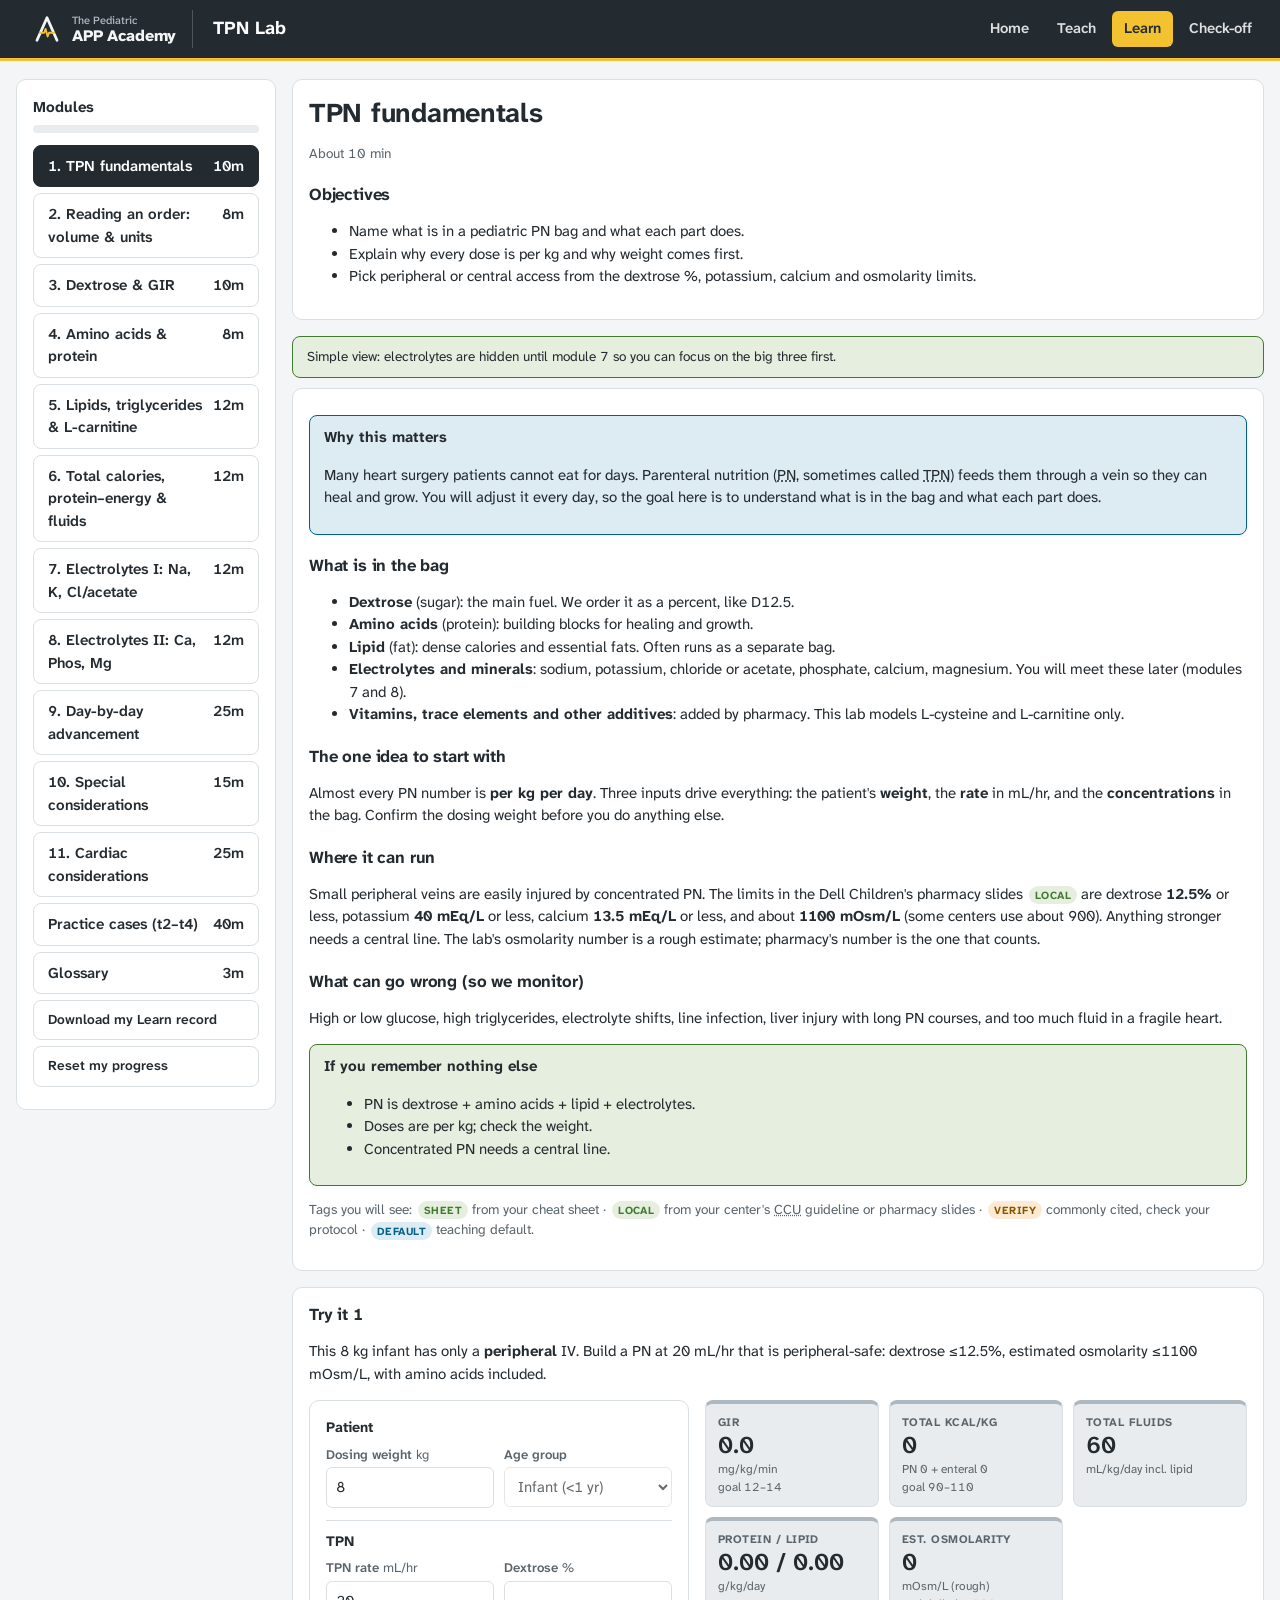
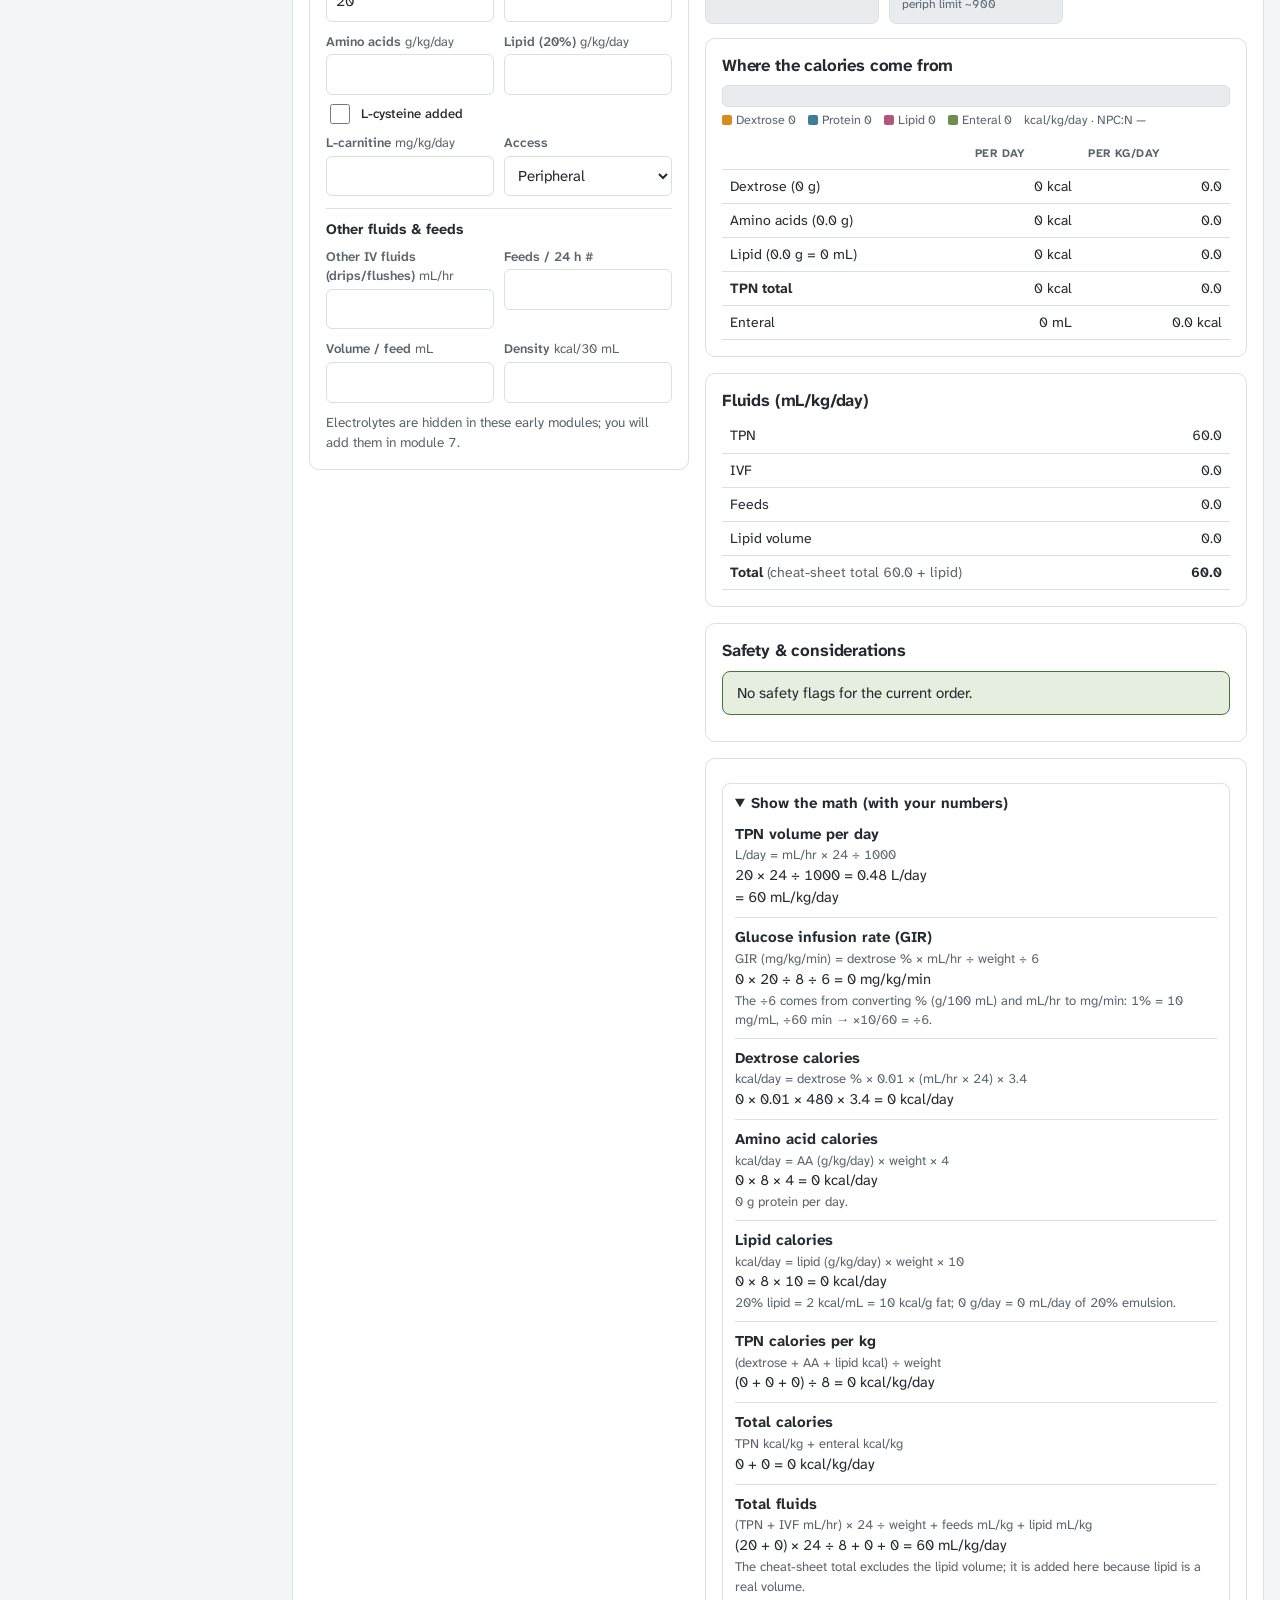
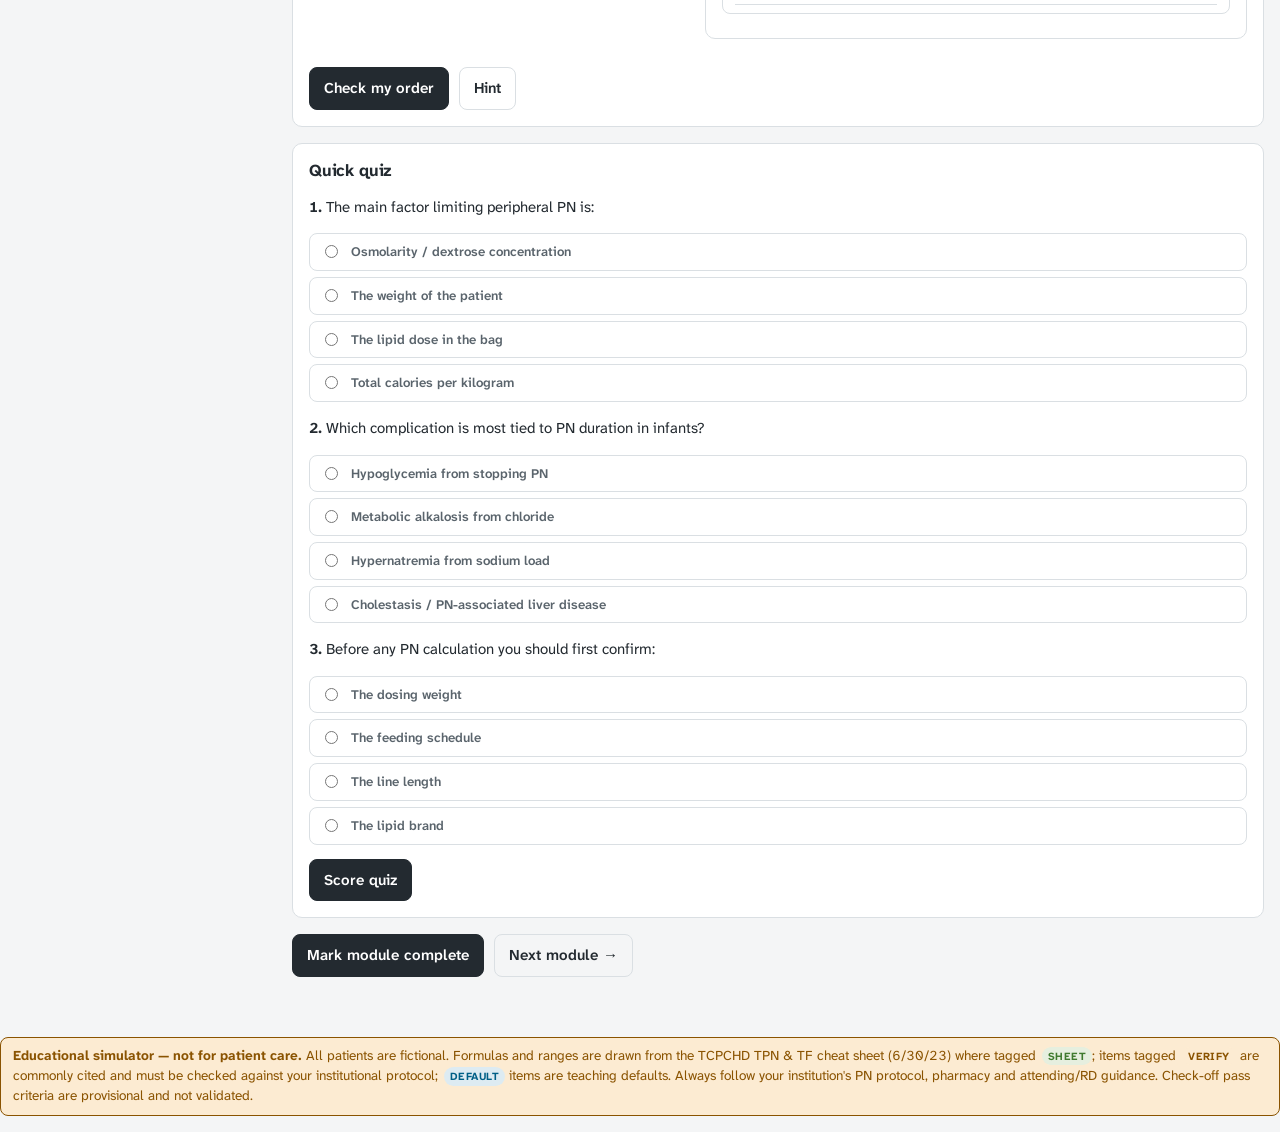
<file: learn.html>
<!DOCTYPE html><html lang="en"><head><meta charset="utf-8"><meta name="viewport" content="width=device-width,initial-scale=1">
<title>TPN Lab — Learn</title><meta name="theme-color" content="#232A30"><link rel="stylesheet" href="https://fonts.googleapis.com/css2?family=Atkinson+Hyperlegible+Next:wght@400;500;700;800&display=swap"><style>
/* CICU TPN Lab — chrome follows the Pediatric APP Academy design system (PAA-THEME block at the end). */
:root{
  color-scheme: light;
  --room:#F5F4F0; --panel:#FFFFFF; --panel2:#F2F0EA; --ink:#333F48; --ink2:#5E6A72; --line:#D6D2C4;
  --accent:#A57A00; --accent-ink:#FFFFFF; --charcoal:#333F48; --shade:#9CADB7;
  --ok:#3F7A2E; --ok-bg:#E6EFDF; --warn:#8A5300; --warn-bg:#FCEBD2; --crit:#9B1C1C; --crit-bg:#F8DEDE; --info:#005F86; --info-bg:#DDEBF2;
  --dex:#D98A1F; --aa:#3E7C9A; --il:#B5547A; --ent:#6C8F4E;
  --font:'Atkinson Hyperlegible Next',system-ui,Arial,sans-serif; --serif:'Charis SIL',Georgia,serif; --mono:ui-monospace,SFMono-Regular,Menlo,Consolas,monospace;
}
@media (prefers-color-scheme: dark){
  :root{ color-scheme: dark; --room:#1C2126; --panel:#252C32; --panel2:#2E363D; --ink:#ECEAE4; --ink2:#AEB6BC; --line:#3E4851;
    --ok:#9CCB84; --ok-bg:#24331F; --warn:#F8B866; --warn-bg:#3A2C17; --crit:#F5A3A3; --crit-bg:#432225; --info:#6FB7D6; --info-bg:#1F3340; }
}
*{box-sizing:border-box}
html{-webkit-text-size-adjust:100%}
body{margin:0;background:var(--room);color:var(--ink);font:15px/1.5 var(--font)}
h1,h2,h3{font-family:var(--serif);line-height:1.25;margin:0 0 .5em}
h1{font-size:1.7rem} h2{font-size:1.3rem} h3{font-size:1.05rem;margin-top:1.2em}
a{color:var(--accent)}
.top{background:var(--charcoal);color:#fff;border-bottom:4px solid var(--accent)}
.top .in{max-width:1280px;margin:0 auto;padding:10px 16px;display:flex;gap:16px;align-items:center;flex-wrap:wrap}
.brand{font-family:var(--serif);font-weight:700;font-size:1.15rem;color:#fff;text-decoration:none;margin-right:auto}
.top nav{display:flex;gap:4px;flex-wrap:wrap}
.top nav a{color:#fff;text-decoration:none;padding:7px 12px;border-radius:6px;font-weight:600;font-size:.92rem;opacity:.85}
.top nav a:hover,.top nav a:focus-visible{opacity:1;background:rgba(255,255,255,.12);outline:none}
.top nav a[aria-current=page]{background:var(--accent);opacity:1}
main{max-width:1280px;margin:0 auto;padding:18px 16px 60px}
.card{background:var(--panel);border:1px solid var(--line);border-radius:10px;padding:16px;margin-bottom:16px}
.card>h2:first-child,.card>h3:first-child{margin-top:0}
.lede{color:var(--ink2);margin:.25em 0 1em}
.muted{color:var(--ink2)} .small{font-size:.85rem} .mono{font-family:var(--mono)}
.disclaimer{background:var(--warn-bg);color:var(--warn);border:1px solid var(--warn);border-radius:8px;padding:8px 12px;font-size:.85rem;margin:0 0 16px}
.tag{display:inline-block;font-size:.68rem;font-weight:700;text-transform:uppercase;letter-spacing:.04em;padding:1px 6px;border-radius:999px;vertical-align:middle;margin-left:2px}
.tag-s{background:var(--ok-bg);color:var(--ok)} .tag-c{background:var(--warn-bg);color:var(--warn)} .tag-d{background:var(--info-bg);color:var(--info)}

/* buttons / inputs */
button,.btn{font:inherit;font-weight:600;border-radius:8px;border:1px solid var(--line);background:var(--panel);color:var(--ink);padding:9px 14px;cursor:pointer;min-height:40px}
button:hover{border-color:var(--accent)} button:focus-visible,input:focus-visible,select:focus-visible,summary:focus-visible{outline:3px solid var(--shade);outline-offset:1px}
button.primary{background:var(--accent);border-color:var(--accent);color:var(--accent-ink)} button.primary:hover{filter:brightness(1.08)}
button.ghost{background:transparent} button:disabled{opacity:.5;cursor:not-allowed}
input[type=number],input[type=text],select{font:inherit;color:var(--ink);background:var(--panel);border:1px solid var(--line);border-radius:6px;padding:8px 9px;width:100%;min-height:40px}
input[type=checkbox]{width:20px;height:20px;accent-color:var(--accent)}
label{font-size:.82rem;font-weight:600;color:var(--ink2);display:block;margin-bottom:3px}
.row{display:grid;gap:10px;grid-template-columns:repeat(auto-fit,minmax(130px,1fr))}
.row.two{grid-template-columns:1fr 1fr}
.unit{font-weight:400;color:var(--ink2)}
.chk{display:flex;gap:8px;align-items:center;margin:6px 0;font-weight:500;color:var(--ink)}
.seg{display:inline-flex;border:1px solid var(--line);border-radius:8px;overflow:hidden}
.seg button{border:0;border-radius:0;min-height:34px;padding:5px 10px;font-size:.82rem}
.seg button[aria-pressed=true]{background:var(--charcoal);color:#fff}

/* workspace */
.ws{display:grid;gap:16px;grid-template-columns:minmax(300px,380px) 1fr;align-items:start}
@media (max-width:980px){.ws{grid-template-columns:1fr}}
.ws-in .grp{border-top:1px solid var(--line);margin-top:12px;padding-top:10px}
.ws-in .grp:first-child{border:0;margin:0;padding:0}
.grp-t{font-family:var(--serif);font-weight:700;font-size:.9rem;margin-bottom:6px}
.lytes{display:grid;grid-template-columns:1fr 92px 64px;gap:6px 8px;align-items:center}
.lytes .nm{font-size:.88rem} .lytes .bag{font-family:var(--mono);font-size:.78rem;color:var(--ink2);text-align:right}
.lytes input{padding:6px 8px;min-height:36px}
.tiles{display:grid;gap:10px;grid-template-columns:repeat(auto-fit,minmax(150px,1fr))}
.tile{background:var(--panel2);border:1px solid var(--line);border-radius:8px;padding:10px 12px;border-top:4px solid var(--shade)}
.tile .k{font-size:.72rem;font-weight:700;text-transform:uppercase;letter-spacing:.04em;color:var(--ink2)}
.tile .v{font-family:var(--mono);font-size:1.5rem;font-weight:600;line-height:1.2}
.tile .s{font-size:.75rem;color:var(--ink2)}
.tile.ok{border-top-color:var(--ok)} .tile.low{border-top-color:var(--info)} .tile.high{border-top-color:var(--warn)} .tile.crit{border-top-color:var(--crit)}
.badge{display:inline-block;font-size:.7rem;font-weight:700;padding:1px 8px;border-radius:999px;margin-left:4px}
.b-ok{background:var(--ok-bg);color:var(--ok)} .b-low{background:var(--info-bg);color:var(--info)} .b-high{background:var(--warn-bg);color:var(--warn)} .b-crit{background:var(--crit-bg);color:var(--crit)}
.bar{display:flex;height:22px;border-radius:6px;overflow:hidden;background:var(--panel2);border:1px solid var(--line);margin:8px 0 4px}
.bar span{display:block;height:100%} .bar .dex{background:var(--dex)} .bar .aa{background:var(--aa)} .bar .il{background:var(--il)} .bar .ent{background:var(--ent)}
.legend{display:flex;gap:12px;flex-wrap:wrap;font-size:.78rem;color:var(--ink2)}
.legend i{display:inline-block;width:10px;height:10px;border-radius:2px;margin-right:4px;vertical-align:-1px}
table{border-collapse:collapse;width:100%;font-size:.88rem}
th,td{padding:6px 8px;border-bottom:1px solid var(--line);text-align:left;vertical-align:top}
th{font-size:.72rem;text-transform:uppercase;letter-spacing:.04em;color:var(--ink2)}
td.n{font-family:var(--mono);text-align:right;white-space:nowrap}
.scroll{overflow-x:auto}
.flag{border-left:5px solid var(--shade);background:var(--panel2);border-radius:6px;padding:8px 12px;margin:8px 0}
.flag.crit{border-color:var(--crit);background:var(--crit-bg)} .flag.warn{border-color:var(--warn);background:var(--warn-bg)} .flag.info{border-color:var(--info);background:var(--info-bg)}
.flag b{display:block} .flag .why{font-size:.85rem;color:var(--ink2);margin-top:2px}
.sug{display:grid;grid-template-columns:130px 1fr;gap:4px 12px;border-bottom:1px solid var(--line);padding:8px 0;font-size:.9rem}
.sug .a{font-weight:700} .sug .r{grid-column:2;color:var(--ink2);font-size:.82rem}
details{border:1px solid var(--line);border-radius:8px;padding:8px 12px;margin:8px 0;background:var(--panel)}
details>summary{cursor:pointer;font-weight:700}
.math .step{border-bottom:1px solid var(--line);padding:8px 0}
.math .t{font-weight:700} .math .f{font-family:var(--mono);font-size:.82rem;color:var(--ink2)} .math .n{font-family:var(--mono);font-size:.92rem}
.math .why{font-size:.82rem;color:var(--ink2)}

/* labs */
.labs{display:grid;gap:6px;grid-template-columns:repeat(auto-fill,minmax(112px,1fr))}
.lab{border:1px solid var(--line);background:var(--panel2);border-radius:6px;padding:6px 8px}
.lab .k{font-size:.7rem;color:var(--ink2);font-weight:700} .lab .v{font-family:var(--mono);font-size:1.05rem}
.lab .r{font-size:.66rem;color:var(--ink2)}
.lab.low{border-color:var(--info);background:var(--info-bg)} .lab.high{border-color:var(--warn);background:var(--warn-bg)}
.lab .d{font-size:.7rem}

/* day tabs, steppers */
.days{display:flex;gap:6px;flex-wrap:wrap;margin-bottom:12px}
.days button{min-height:36px;padding:5px 12px}
.days button[aria-current=true]{background:var(--charcoal);color:#fff;border-color:var(--charcoal)}
.days button.done::after{content:' ✓';color:var(--ok)}
.days button[aria-current=true].done::after{color:#fff}
.story{border-left:5px solid var(--accent);padding:6px 12px;background:var(--panel2);border-radius:6px;margin:10px 0}
.actions{display:flex;gap:10px;flex-wrap:wrap;margin-top:12px}
.callout{background:var(--info-bg);border:1px solid var(--info);color:var(--ink);border-radius:8px;padding:10px 14px;margin:10px 0}
.callout.good{background:var(--ok-bg);border-color:var(--ok)} .callout.bad{background:var(--crit-bg);border-color:var(--crit)}
.res{list-style:none;margin:8px 0;padding:0} .res li{padding:3px 0}
.res li::before{content:'○ ';color:var(--ink2)} .res li.ok::before{content:'✓ ';color:var(--ok);font-weight:700} .res li.no::before{content:'✗ ';color:var(--crit);font-weight:700}

/* learn layout */
.learn{display:grid;grid-template-columns:260px 1fr;gap:16px;align-items:start}
@media (max-width:860px){.learn{grid-template-columns:1fr}}
.side{position:sticky;top:8px} @media (max-width:860px){.side{position:static}}
.side ol,.side ul{list-style:none;margin:0;padding:0}
.side button{display:flex;width:100%;text-align:left;justify-content:space-between;gap:8px;margin-bottom:6px}
.side button[aria-current=true]{background:var(--charcoal);color:#fff;border-color:var(--charcoal)}
.prog{height:8px;background:var(--panel2);border-radius:999px;overflow:hidden;margin:6px 0 12px} .prog i{display:block;height:100%;background:var(--accent)}
.opt{display:flex;gap:10px;align-items:flex-start;padding:8px 10px;border:1px solid var(--line);border-radius:8px;margin:6px 0;cursor:pointer;background:var(--panel)}
.opt:hover{border-color:var(--accent)} .opt input{margin-top:3px}
.opt.right{background:var(--ok-bg);border-color:var(--ok)} .opt.wrong{background:var(--crit-bg);border-color:var(--crit)}
.hero{display:grid;gap:16px;grid-template-columns:repeat(auto-fit,minmax(240px,1fr))}
a.tilecard{display:block;background:var(--panel);border:1px solid var(--line);border-top:4px solid var(--accent);border-radius:10px;padding:18px;color:inherit;text-decoration:none}
a.tilecard:hover,a.tilecard:focus-visible{border-color:var(--accent);outline:none}
a.tilecard h2{color:var(--accent);margin:0 0 4px;font-size:1.2rem}
.score{font-family:var(--mono);font-size:2rem;font-weight:700}
.pass{color:var(--ok)} .fail{color:var(--crit)}
.sticky-sum{position:sticky;top:0;z-index:5;background:var(--panel);border:1px solid var(--line);border-radius:8px;padding:6px 10px;margin-bottom:12px;display:none;gap:14px;font-size:.82rem;font-family:var(--mono);flex-wrap:wrap}
@media (max-width:980px){.sticky-sum{display:flex}}
@media print{.top,.actions,.side,button{display:none!important} body{background:#fff}}
.ws>*,.row>*,.tiles>*{min-width:0}
@media (max-width:980px){.ws{grid-template-columns:minmax(0,1fr)}}
.row.two{grid-template-columns:minmax(0,1fr) minmax(0,1fr)}
/* PAA-THEME:BEGIN — generated by pediatric-app-academy/tools/reskin.py */
:root{--room:#F4F5F6;--panel:#FFFFFF;--panel2:#E9ECEE;--ink:#232A30;--ink2:#5A646C;--line:#DADFE3;--accent:#232A30;--accent-ink:#FFFFFF;--charcoal:#232A30;--shade:#AEB8C1;--font:"Atkinson Hyperlegible Next", "Segoe UI", "Helvetica Neue", Arial, sans-serif;--serif:"Atkinson Hyperlegible Next", "Segoe UI", "Helvetica Neue", Arial, sans-serif;--mono:"Atkinson Hyperlegible Next", "Segoe UI", "Helvetica Neue", Arial, sans-serif;--paa-deep:#232A30;--paa-deep-ink:#F4F5F6;--paa-deep-muted:#AEB8C1;--paa-hl:#F2C230;--paa-hl-deep:#A57A00;--paa-ink:#232A30;--paa-line:#DADFE3;--paa-action:#232A30;--paa-on-action:#FFFFFF;}@media (prefers-color-scheme: dark){:root{--room:#14191E;--panel:#1C232A;--panel2:#232B33;--ink:#E8ECEF;--ink2:#9FAAB4;--line:#313B45;--accent:#F2C230;--accent-ink:#14191E;--charcoal:#26313B;--shade:#AEB8C1;--paa-deep:#26313B;--paa-deep-ink:#F4F5F6;--paa-deep-muted:#AEB8C1;--paa-hl:#F2C230;--paa-hl-deep:#F2C230;--paa-ink:#E8ECEF;--paa-line:#313B45;--paa-action:#F2C230;--paa-on-action:#14191E;color-scheme:dark}}
/* --- Academy chrome --- */
body{font-family:"Atkinson Hyperlegible Next", "Segoe UI", "Helvetica Neue", Arial, sans-serif;font-variant-numeric:tabular-nums}
h1,h2,h3,h4{font-family:"Atkinson Hyperlegible Next", "Segoe UI", "Helvetica Neue", Arial, sans-serif;letter-spacing:-.01em}
.top,.topbar{background:var(--paa-deep)!important;border-bottom:3px solid var(--paa-hl)!important;color:var(--paa-deep-ink)}
.top h1,.topbar h1,.brand h1{font-family:"Atkinson Hyperlegible Next", "Segoe UI", "Helvetica Neue", Arial, sans-serif!important;font-weight:800}
.paa-home{display:inline-flex;align-items:center;gap:10px;color:var(--paa-deep-ink)!important;text-decoration:none;padding:4px 16px 4px 0;margin-right:4px;border-right:1px solid rgba(244,245,246,.22);flex:none;line-height:1}
.paa-home svg{width:30px;height:30px;flex:none}
.paa-home .t{display:flex;flex-direction:column}
.paa-home small{font-size:11px;font-weight:500;color:var(--paa-deep-muted)}
.paa-home b{font-size:16px;font-weight:800;letter-spacing:-.01em;margin-top:2px}
.paa-home:hover b{text-decoration:underline;text-decoration-color:var(--paa-hl);text-decoration-thickness:2px;text-underline-offset:3px}
.paa-hdr{display:flex;align-items:center;gap:14px;min-width:0}
.toolnav a,.toolnav span,.top nav a,.sibs a{border-radius:6px!important}
.toolnav a:hover,.top nav a:hover{border-color:var(--paa-hl)!important}
.toolnav span[aria-current],.toolnav a[aria-current],.top nav a[aria-current=page],.sibs a[aria-current="page"]{background:var(--paa-hl)!important;color:#232A30!important;border-color:var(--paa-hl)!important;opacity:1}
.brand>svg{display:none}
:focus-visible{outline-color:var(--paa-action)}
@media (max-width:640px){.paa-home .t{display:none}.paa-home{padding-right:10px}}

/* PAA-THEME:END */

</style></head><body><main id="app"></main>
<script>
/* CICU TPN Lab — calculation + rules engine.
   Formulas follow the TCPCHD "TPN & TF Cheat Sheet" (6/30/23). Where this engine goes beyond the sheet
   it is marked  [BEYOND SHEET]. Everything here is educational; pharmacy compounding values govern. */
(function (root) {
  'use strict';

  const KCAL = { dex: 3.4, aa: 4, il: 10 };      // kcal per g  (sheet)
  const IL_ML_PER_G = 5;                         // 20% lipid emulsion: 0.2 g/mL  [BEYOND SHEET]
  const NA_PER_MMOL_PHOS = 4 / 3;                // sodium phosphate: 4 mEq Na per 3 mmol phos [BEYOND SHEET]
  const K_PER_MMOL_PHOS = 1.5;                   // potassium phosphate: 1 mmol = 1.5 mEq K (sheet)

  const AGES = {
    // kcal = parenteral goal. Infant 90–110 PN-only (CCU CHD guideline; the sheet says 85–105), rising toward 120–150 when fed enterally (blend in kcalRange).
    // Child 1–7 yr 75–90, 7–12 yr 50–75 (Dell Children's TPN slides / Neo-Pedia table). Adolescent 30–50.
    infant:     { label: 'Infant (<1 yr)',      gir: [12, 14], kcal: [90, 110], kcalEnt: [120, 150], aa: [3, 4],     ilMax: 3.5, girStep: '2–4 (neonates 1–2)', verifyKcal: false },
    child:      { label: 'Child (1–10 yr)',     gir: [8, 10],  kcal: [75, 90],  kcalEnt: [75, 90],   aa: [1, 2],     ilMax: 3,   girStep: '2–4',                verifyKcal: false },
    adolescent: { label: 'Adolescent (>35 kg)', gir: [5, 6],   kcal: [30, 50],  kcalEnt: [30, 50],   aa: [0.8, 1.5], ilMax: 2.5, girStep: '1–2',                verifyKcal: false }
  };
  // gir + infant/adolescent kcal: cheat sheet. child kcal and all aa goals: commonly cited (ASPEN-style) — VERIFY locally.

  const LYTE_DEFS = [
    { id: 'naCl',   name: 'Sodium chloride',     unit: 'mEq',  grp: 'Sodium' },
    { id: 'naAc',   name: 'Sodium acetate',      unit: 'mEq',  grp: 'Sodium' },
    { id: 'kCl',    name: 'Potassium chloride',  unit: 'mEq',  grp: 'Potassium' },
    { id: 'kAc',    name: 'Potassium acetate',   unit: 'mEq',  grp: 'Potassium' },
    { id: 'naPhos', name: 'Sodium phosphate',    unit: 'mmol', grp: 'Phosphate' },
    { id: 'kPhos',  name: 'Potassium phosphate', unit: 'mmol', grp: 'Phosphate' },
    { id: 'mg',     name: 'Magnesium sulfate',   unit: 'mEq',  grp: 'Magnesium' },
    { id: 'ca',     name: 'Calcium gluconate',   unit: 'mEq',  grp: 'Calcium' }
  ];

  // Total-electrolyte ranges from the cheat sheet: [min, max, basis]  basis 'kg' = per kg/day, 'day' = per day
  const RANGES = {
    na:   { infant: [2, 5, 'kg'],     child: [2, 5, 'kg'],     adolescent: [1, 2, 'kg'] },
    k:    { infant: [2, 4, 'kg'],     child: [2, 4, 'kg'],     adolescent: [1, 2, 'kg'] },
    phos: { infant: [0.5, 2, 'kg'],   child: [0.5, 2, 'kg'],   adolescent: [10, 40, 'day'] },
    mg:   { infant: [0.3, 0.5, 'kg'], child: [0.3, 0.5, 'kg'], adolescent: [10, 30, 'day'] },
    ca:   { infant: [0.5, 4, 'kg'],   child: [0.5, 4, 'kg'],   adolescent: [10, 20, 'day'] }
  };

  // Minor / major adjustment steps from the cheat sheet ("HOW TO ADJUST ELECTROLYTES")
  const ADJUST = {
    na:      { minor: '½NS → ¾NS → NS, or +1–2 mEq/kg/day', major: '½NS → NS, or +3–4 mEq/kg/day', bolus: 'NS 20 mL/kg' },
    k:       { minor: '+1 mEq/kg/day (or +10 mEq/L)',       major: '+1.5–2 mEq/kg/day (20 mEq/L)', bolus: 'IV replacement 0.5–1 mEq/kg/dose infused at 0.3–0.5 mEq/kg/hr (max 1 mEq/kg/hr) — an infusion, never a push; the sheet table prints "1 mEq/kg/dose"' },
    acetate: { minor: '+1 mEq/kg/day',                      major: '+2 mEq/kg/day',                bolus: '1 mEq/kg/dose' },
    phos:    { minor: '+0.25 mmol/kg/day',                  major: '+0.5 mmol/kg/day',             bolus: '0.25–0.5 mmol/kg/dose' },
    mg:      { minor: '+0.3 mEq/kg/day',                    major: '+0.5 mEq/kg/day',              bolus: '25–50 mg/kg/dose of MgSO₄ salt; slides also give a 0.2–0.4 mEq/kg rider if Mg <1.5' },
    ca:      { minor: '+1 mEq/kg/day',                      major: '+2 mEq/kg/day',                bolus: '50–200 mg/kg/day of calcium gluconate SALT in 1–4 divided doses (Dell Children\'s slides) — mg of salt, not mEq of element' }
  };

  // Approximate lab reference ranges for flagging only. VERIFY against your laboratory.
  const LAB_REF = {
    na:   { label: 'Na',   unit: 'mmol/L', lo: 135, hi: 145 },
    k:    { label: 'K',    unit: 'mmol/L', lo: 3.5, hi: 5.0, hiInfant: 5.5 },
    cl:   { label: 'Cl',   unit: 'mmol/L', lo: 98,  hi: 108 },
    co2:  { label: 'CO₂',  unit: 'mmol/L', lo: 20,  hi: 28 },
    bun:  { label: 'BUN',  unit: 'mg/dL',  lo: 5,   hi: 18 },
    cr:   { label: 'Creatinine', unit: 'mg/dL', lo: 0.2, hi: 0.6, hiChild: 0.7, hiAdolescent: 1.0 },
    glu:  { label: 'Glucose', unit: 'mg/dL', lo: 70, hi: 180 },
    ca:   { label: 'Total Ca', unit: 'mg/dL', lo: 8.5, hi: 10.5 },
    ica:  { label: 'Ionized Ca', unit: 'mmol/L', lo: 1.10, hi: 1.40 },
    phos: { label: 'Phos', unit: 'mg/dL',  lo: 4.5, hi: 6.7, loChild: 4.0, hiChild: 6.0, loAdolescent: 3.0, hiAdolescent: 5.0 },
    mg:   { label: 'Mg',   unit: 'mg/dL',  lo: 1.6, hi: 2.4 },
    alb:  { label: 'Albumin', unit: 'g/dL', lo: 3.0, hi: 5.0 },
    tg:   { label: 'Triglycerides', unit: 'mg/dL', lo: 0, hi: 200 },
    dbili:{ label: 'Direct bili', unit: 'mg/dL', lo: 0, hi: 1.0 },
    alt:  { label: 'ALT',  unit: 'U/L',    lo: 0, hi: 45 },
    uop:  { label: 'Urine output', unit: 'mL/kg/hr', lo: 1, hi: 99 }
  };

  const num = (x) => { const v = parseFloat(x); return isFinite(v) ? v : 0; };
  const r = (x, d = 1) => { const m = Math.pow(10, d); return Math.round(x * m) / m; };

  function emptyOrder() {
    return {
      rate: 0, dex: 0, aa: 0, il: 0, ivf: 0, cysteine: false, carnitine: 0,
      access: 'central', calciumInfusion: false,
      lytes: { naCl: 0, naAc: 0, kCl: 0, kAc: 0, naPhos: 0, kPhos: 0, mg: 0, ca: 0 },
      feeds: { n: 0, vol: 0, kcalOz: 0 }
    };
  }
  function cloneOrder(o) { return JSON.parse(JSON.stringify(o)); }

  /** Core calculations — each line mirrors a cell formula from the cheat sheet. */
  function calc(pt, o) {
    const wt = num(pt.wt), age = pt.age || 'infant';
    const rate = num(o.rate), dex = num(o.dex), aa = num(o.aa), il = num(o.il), ivf = num(o.ivf);
    const f = o.feeds || {}, fn = num(f.n), fvol = num(f.vol), fk = num(f.kcalOz);
    const L = o.lytes || {};
    const ly = {}; LYTE_DEFS.forEach(d => { ly[d.id] = num(L[d.id]); });

    const tpnL = (rate * 24) / 1000;                                   // B4
    const gir = wt > 0 ? (dex * rate) / wt / 6 : 0;                    // E2
    const dexG = (dex / 100) * rate * 24;
    const dexKcal = dex * 0.01 * (rate * 24) * KCAL.dex;               // E4
    const aaG = aa * wt, aaKcal = aaG * KCAL.aa;                       // E5
    const ilG = il * wt, ilKcal = ilG * KCAL.il;                       // E6
    const tpnKcal = dexKcal + aaKcal + ilKcal;                         // E7
    const tpnKcalKg = wt > 0 ? tpnKcal / wt : 0;                       // E8

    const feedMl = fn * fvol;
    const feedKcalKg = wt > 0 ? (fn * fvol / 30 * fk) / wt : 0;        // E10 (kcal per 30 mL = kcal/oz)
    const feedMlKg = wt > 0 ? feedMl / wt : 0;                         // E12
    const tpnIvfMlKg = wt > 0 ? ((rate + ivf) * 24) / wt : 0;          // E14 (sheet adds IVF rate to TPN rate)
    const sheetTotalFluids = tpnIvfMlKg + feedMlKg;                    // E15
    const lipidMl = ilG * IL_ML_PER_G;                                 // [BEYOND SHEET]
    const lipidMlKg = wt > 0 ? lipidMl / wt : 0;
    const totalFluids = sheetTotalFluids + lipidMlKg;                  // incl. lipid volume
    const totalKcalKg = tpnKcalKg + feedKcalKg;                        // E11

    // Electrolytes
    const tot = {
      na: ly.naCl + ly.naAc + ly.naPhos * NA_PER_MMOL_PHOS,            // sheet omits Na from Na-phos [BEYOND SHEET]
      k: ly.kCl + ly.kAc + ly.kPhos * K_PER_MMOL_PHOS,                 // sheet: KCl + KAc + 1.5 × KPhos
      cl: ly.naCl + ly.kCl,
      acetate: ly.naAc + ly.kAc,
      phos: ly.naPhos + ly.kPhos,
      mg: ly.mg, ca: ly.ca
    };
    const perLiter = {};
    Object.keys(ly).concat(Object.keys(tot)).forEach(k => {
      const kg = (k in ly) ? ly[k] : tot[k];
      perLiter[k] = tpnL > 0 ? (kg * wt) / tpnL : 0;                    // H = I × wt / TPN L/day
    });
    const perDay = {}; Object.keys(tot).forEach(k => { perDay[k] = tot[k] * wt; });

    const caMmolKg = tot.ca / 2;                                       // Ca gluconate: 1 mmol = 2 mEq
    const caPRatio = tot.phos > 0 ? caMmolKg / tot.phos : null;        // molar Ca:Phos
    const phosPer100 = tpnL > 0 ? (tot.phos * wt) / (tpnL * 10) : 0;  // mmol phos per 100 mL TPN

    const aaPct = rate > 0 ? aaG / (rate * 24 / 100) : 0;              // g AA per 100 mL
    const osm = dex * 50.5 + aaPct * 100 + 2 * (perLiter.na + perLiter.k + perLiter.ca + perLiter.mg); // rough estimate [BEYOND SHEET]
    const cysteineMg = o.cysteine ? aaG * 40 : 0;                      // 40 mg per g amino acid (Dell Children's slides / pharmacy tips)
    const nitrogen = aaG / 6.25;
    const npcN = nitrogen > 0 ? (dexKcal + ilKcal) / nitrogen : 0;

    const kcalSplit = tpnKcal > 0 ? { dex: dexKcal / tpnKcal, aa: aaKcal / tpnKcal, il: ilKcal / tpnKcal } : { dex: 0, aa: 0, il: 0 };

    return {
      wt, age, rate, dex, aa, il, ivf, tpnL, gir, dexG, dexKcal, aaG, aaKcal, ilG, ilKcal, tpnKcal, tpnKcalKg,
      feedMl, feedKcalKg, feedMlKg, tpnIvfMlKg, sheetTotalFluids, lipidMl, lipidMlKg, totalFluids, totalKcalKg,
      tpnMlKg: wt > 0 ? rate * 24 / wt : 0, ivfMlKg: wt > 0 ? ivf * 24 / wt : 0,
      lytes: ly, tot, perLiter, perDay, caMmolKg, caPRatio, phosPer100, aaPct, osm, nitrogen, npcN, kcalSplit, cysteineMg,
      years: pt.years == null || pt.years === '' ? null : num(pt.years),
      feedPctKcal: totalKcalKg > 0 ? feedKcalKg / totalKcalKg : 0
    };
  }

  function rangeFor(key, age) { const t = RANGES[key]; return t ? t[age] : null; }
  function rangeStatus(key, age, c) {
    const rg = rangeFor(key, age); if (!rg) return null;
    const v = rg[2] === 'day' ? c.perDay[key] : c.tot[key];
    if (v <= 0) return 'none';
    return v < rg[0] ? 'low' : v > rg[1] ? 'high' : 'ok';
  }
  function girStatus(c) { const g = AGES[c.age].gir; return c.gir <= 0 ? 'none' : c.gir < g[0] ? 'low' : c.gir > g[1] ? 'high' : 'ok'; }
  /** Calorie goal for the current order. Infants blend 90–110 (PN) toward 120–150 (enteral) by the enteral share of calories.
      Children use 7–12 yr 50–75 when an age in years ≥7 is entered, otherwise 1–7 yr 75–90. */
  function kcalRange(c) {
    const A = AGES[c.age];
    if (c.age === 'child' && c.years != null && c.years >= 7) return [50, 75];
    const s = c.feedPctKcal || 0;
    return [Math.round(A.kcal[0] * (1 - s) + A.kcalEnt[0] * s), Math.round(A.kcal[1] * (1 - s) + A.kcalEnt[1] * s)];
  }
  function kcalStatus(c) { const g = kcalRange(c); return c.totalKcalKg <= 0 ? 'none' : c.totalKcalKg < g[0] ? 'low' : c.totalKcalKg > g[1] ? 'high' : 'ok'; }

  /** Albumin-corrected total calcium (mg/dL). Ionized Ca is preferred in critically ill children. */
  function correctedCa(ca, alb) { return ca + 0.8 * (4 - alb); }

  function labFlag(key, val, age) {
    const ref = LAB_REF[key]; if (!ref || val == null) return 'na';
    let lo = ref.lo, hi = ref.hi;
    if (key === 'k' && age === 'infant') hi = ref.hiInfant;
    if (key === 'cr') { if (age === 'child') hi = ref.hiChild; if (age === 'adolescent') hi = ref.hiAdolescent; if (age !== 'infant') lo = 0.3; }
    if (key === 'phos') { if (age === 'child') { lo = ref.loChild; hi = ref.hiChild; } if (age === 'adolescent') { lo = ref.loAdolescent; hi = ref.hiAdolescent; } }
    return val < lo ? 'low' : val > hi ? 'high' : 'ok';
  }

  /** Safety / consideration rules. ctx = latest labs (+ optional prior order for "advancing" checks). */
  function evaluate(pt, o, ctx, extra) {
    ctx = ctx || {}; extra = extra || {};
    const c = calc(pt, o), age = c.age, flags = [];
    const add = (sev, id, text, why) => flags.push({ sev, id, text, why });
    const prev = extra.prevOrder ? calc(pt, extra.prevOrder) : null;

    if (c.wt <= 0) { add('info', 'wt', 'Enter a dosing weight to begin.', 'Every TPN calculation is per kg.'); return { calc: c, flags }; }

    // Glucose / dextrose
    const gs = girStatus(c);
    if (gs === 'high') add('warn', 'gir-high', `GIR ${r(c.gir)} is above the ${AGES[age].gir.join('–')} mg/kg/min goal.`, 'Above oxidation capacity, excess glucose becomes fat and CO₂ — hyperglycemia, hepatic steatosis, higher CO₂ load (caution in respiratory failure).');
    if (gs === 'low' && c.dex > 0) add('info', 'gir-low', `GIR ${r(c.gir)} is below the ${AGES[age].gir.join('–')} mg/kg/min goal.`, 'Fine early in advancement — confirm you are advancing toward goal as glucose allows.');
    if (c.gir > 0 && c.gir < 2.5) add('warn', 'gir-vlow', 'GIR is very low — hypoglycemia risk if no other dextrose source.', 'Infants have limited glycogen stores and depend on a steady glucose supply.');
    if (ctx.glu != null && ctx.glu > 180 && prev && c.gir > prev.gir + 0.01) add('crit', 'adv-hyperglycemia', `Glucose ${ctx.glu} mg/dL and GIR was advanced.`, 'Hold dextrose advancement while hyperglycemic; consider lowering GIR and/or insulin per protocol.');
    else if (ctx.glu != null && ctx.glu > 180) add('warn', 'hyperglycemia', `Glucose ${ctx.glu} mg/dL (>180).`, 'Do not advance dextrose; reassess GIR, steroids, sepsis, stress response; consider insulin.');
    if (ctx.glu != null && ctx.glu < 60) add('crit', 'hypoglycemia', `Glucose ${ctx.glu} mg/dL (<60).`, 'Treat per hypoglycemia protocol and reassess dextrose delivery.');

    // Amino acids
    if (age === 'infant' && c.aa > 0 && !o.cysteine) add('warn', 'cysteine', 'Infant <1 yr on amino acids without L-cysteine.', 'Cheat sheet: if <1 year, must add L-cysteine (conditionally essential in infants; also acidifies solution, helping Ca/Phos solubility).');
    if (ctx.bun != null && ctx.bun >= 30 && c.aa > 0) add('warn', 'bun-aa', `BUN ${ctx.bun} (≥30) while on ${r(c.aa, 2)} g/kg/day amino acids.`, 'Cheat sheet: decrease protein by 0.5–1 g/kg/day when BUN ≥30; monitor closely in renal/hepatic dysfunction.');
    if (ctx.bun != null && ctx.bun >= 30 && prev && c.aa > prev.aaG / prev.wt + 0.01) add('crit', 'adv-aa-bun', 'Amino acids advanced while BUN ≥30.', 'Advancing protein in azotemia worsens BUN — reduce rather than advance.');
    const aaG = AGES[age].aa; if (c.aa > aaG[1] + 0.5) add('warn', 'aa-high', `AA ${r(c.aa, 2)} g/kg/day exceeds the usual ${aaG.join('–')} g/kg/day range for this age.`, 'Commonly cited ranges — verify against your protocol.');

    // Lipid
    if (ctx.tg != null) {
      if (ctx.tg > 300 && c.il > 0) add('crit', 'tg-hold-il', `TG ${ctx.tg} mg/dL (>300) with lipid running at ${r(c.il, 2)} g/kg/day.`, 'Cheat sheet: hold lipid if TG >300. Reassess dextrose load, sepsis, steroids, propofol/other lipid sources, and consider carnitine.');
      else if (ctx.tg >= 200 && prev && c.il > prev.ilG / prev.wt + 0.01) add('crit', 'adv-il-tg', `TG ${ctx.tg} mg/dL (200–300) and lipid was advanced.`, 'Cheat sheet: hold advancement of lipid if TG 200–300.');
      else if (ctx.tg >= 200) add('warn', 'tg-borderline', `TG ${ctx.tg} mg/dL (200–300).`, 'Hold lipid advancement; recheck TG after steady rate. Institutional thresholds vary.');
    }
    if (c.il > AGES[age].ilMax) add('crit', 'il-max', `Lipid ${r(c.il, 2)} g/kg/day is above the usual ${AGES[age].ilMax} g/kg/day ceiling for this age.`, 'Dell Children\'s slides: infants goal 3–3.5, children 2–3, adolescents 1–2.5 g/kg/day (max 500 mL/day). Higher doses risk hypertriglyceridemia and liver injury.');
    if (c.il === 0 && c.aa > 0) add('info', 'efad', 'No lipid in this order.', 'Essential fatty acid deficiency can develop if lipid is absent for more than about a week or two. Roughly 0.5 g/kg/day, or 8–10% of PN calories as fat, prevents it (pharmacy tips / Dell slides). Hold lipid for high TG, but plan a minimum dose.');
    if (ctx.tg != null && ctx.tg >= 200 && age === 'infant' && num(o.carnitine) === 0) add('info', 'carnitine', 'Consider L-carnitine 10 mg/kg/day (up to 20) for infants with elevated TG.', 'Sheet: helps lower TG. CCU CHD guideline: consider 10 mg/kg/day if TG ≥250 or the infant is NPO >14 days. PN contains no carnitine, yet long-chain fat transport needs it.');
    if (num(o.carnitine) > 20) add('warn', 'carnitine-high', 'L-carnitine above 20 mg/kg/day.', 'Cheat sheet range is 10 up to 20 mg/kg/day for infants.');

    // Calcium / phosphate
    if (o.calciumInfusion && c.tot.phos > 0) add('crit', 'ca-gtt-phos', 'Phosphate in TPN while a calcium chloride infusion is running.', 'Cheat sheet: DO NOT ADD PHOS IF ON CaCl gtt — calcium-phosphate precipitation in the line is life-threatening.');
    if (c.phosPer100 >= 2) add('crit', 'phos-100', `Phosphate ${r(c.phosPer100, 2)} mmol/100 mL (≥2).`, 'Cheat sheet: keep phos <2 mmol/100 mL — precipitates with calcium.');
    if (c.tot.ca > 0 && c.tot.phos > 0 && c.caPRatio != null && (c.caPRatio < 0.6 || c.caPRatio > 1.6)) add('info', 'cap-ratio', `Ca:Phos molar ratio ${r(c.caPRatio, 2)}:1.`, 'Cheat sheet: try to match 1:1 for bone mineralization if lytes allow. Remember Ca gluconate is mEq (1 mmol = 2 mEq) while phos is mmol.');
    if (ctx.alb != null && ctx.ca != null) { const cc = correctedCa(ctx.ca, ctx.alb); if (Math.abs(cc - ctx.ca) >= 0.4) add('info', 'alb-ca', `Albumin ${ctx.alb}: corrected Ca ≈ ${r(cc, 1)} mg/dL (measured ${ctx.ca}).`, 'Cheat sheet note: as albumin falls, more Ca is free — consider albumin correction; ionized Ca is preferred when available.'); }

    // Potassium / renal
    if (ctx.k != null && ctx.k > (age === 'infant' ? 5.5 : 5.0) && c.tot.k > 0) add('crit', 'hyperK', `K ${ctx.k} with ${r(c.tot.k, 2)} mEq/kg/day K in TPN.`, 'Remove or minimize K until K normalizes; check renal function, hemolysis, acidosis.');
    if (ctx.uop != null && ctx.uop < 1 && c.tot.k > 0) add('warn', 'oliguria-K', `Urine output ${ctx.uop} mL/kg/hr with K in TPN.`, 'Be conservative with K, phos and Mg in renal dysfunction.');
    if (ctx.cr != null && labFlag('cr', ctx.cr, age) === 'high' && (c.tot.k > 0 || c.tot.phos > 0 || c.tot.mg > 0)) add('warn', 'renal-lytes', 'Elevated creatinine with K/Phos/Mg in TPN.', 'Cheat sheet: renal dysfunction → be conservative with K, Phos, Mag.');

    // Range checks (cheat sheet)
    [['na', 'Sodium'], ['k', 'Potassium'], ['phos', 'Phosphate'], ['mg', 'Magnesium'], ['ca', 'Calcium']].forEach(([k, nm]) => {
      const st = rangeStatus(k, age, c), rg = rangeFor(k, age);
      if (st === 'high') add('warn', k + '-range-high', `${nm} above the usual range (${rg[0]}–${rg[1]} ${k === 'phos' ? 'mmol' : 'mEq'}/${rg[2] === 'day' ? 'day' : 'kg/day'}).`, 'Cheat sheet reference range for this age group.');
    });

    // Access / osmolarity
    if (o.access === 'peripheral') {
      if (c.osm > 1100) add('crit', 'periph-osm', `Estimated osmolarity ≈ ${Math.round(c.osm)} mOsm/L via peripheral line.`, 'Dell Children\'s TPN slides: peripheral limit 1100 mOsm/L (other centers use ~900). Hyperosmolar PN causes phlebitis and infiltration injury.');
      else if (c.osm >= 900) add('warn', 'periph-osm-near', `Estimated osmolarity ≈ ${Math.round(c.osm)} mOsm/L — at or above ~900.`, 'Some centers cap peripheral PN near 900 mOsm/L; Dell Children\'s slides use 1100. Know your pharmacy\'s limit.');
      if (c.perLiter.k > 40) add('crit', 'periph-k', `Potassium ${Math.round(c.perLiter.k)} mEq/L via peripheral line (limit 40).`, 'Dell Children\'s slides: peripheral PN max potassium 40 mEq/L. Concentrated potassium injures small veins.');
      if (c.perLiter.ca > 13.5) add('crit', 'periph-ca', `Calcium ${r(c.perLiter.ca, 1)} mEq/L via peripheral line (limit 13.5).`, 'Dell Children\'s slides: peripheral PN max calcium 13.5 mEq/L. Calcium extravasation causes tissue necrosis.');
      if (c.dex > 12.5) add('crit', 'periph-dex', `Dextrose ${c.dex}% via peripheral line.`, 'Peripheral PN is generally limited to ≤12.5% dextrose — VERIFY policy.');
    }

    // Fluids
    if (extra.fluidGoal && c.totalFluids > extra.fluidGoal * 1.001) add('warn', 'fluid-over', `Total fluids ${r(c.totalFluids, 0)} mL/kg/day exceed the ${extra.fluidGoal} mL/kg/day goal (includes lipid volume).`, 'Cardiac patients are often fluid-restricted — concentrate TPN, review IVF/flushes/drips, and confirm the goal with the team.');
    if (c.lipidMlKg > 0 && extra.fluidGoal) add('info', 'lipid-volume', `Lipid adds ${r(c.lipidMl, 0)} mL/day (${r(c.lipidMlKg, 1)} mL/kg/day).`, 'Lipid volume counts toward total fluids when run separately — the cheat sheet total does not include it.');

    // Calories
    if (kcalStatus(c) === 'high') add('warn', 'kcal-high', `Total ${r(c.totalKcalKg, 0)} kcal/kg/day is above the ${kcalRange(c).join('–')} goal.`, 'Overfeeding raises CO₂ production and risks steatosis. Parenteral needs run about 10% below enteral (no energy spent on digestion and absorption).');
    if (age === 'child') { /* child kcal target flagged in UI as "verify" */ }

    // Enteral transition
    if (c.feedKcalKg > 0 && c.feedPctKcal >= 0.5 && c.tpnKcalKg > 0) add('info', 'wean', `Enteral feeds provide ${Math.round(c.feedPctKcal * 100)}% of calories.`, 'Plan the TPN wean as feeds advance (commonly ≥50% enteral → wean; ≥75% → stop).');
    if (c.feedMlKg >= 80 && c.il > 1.01 && c.tpnKcalKg > 0) add('info', 'cardiac-wean-lipid', `Enteral feeds are ${r(c.feedMlKg, 0)} mL/kg/day.`, 'CCU CHD feeding guideline: at 80–100 mL/kg/day of feeds drop lipid to 1 g/kg/day; at about 120 mL/kg/day stop TPN and lipid.');
    if (c.feedMlKg >= 120 && c.tpnKcalKg > 0) add('info', 'cardiac-wean-stop', `Enteral feeds are ${r(c.feedMlKg, 0)} mL/kg/day.`, 'CCU CHD feeding guideline: stop TPN and lipid at about 120 mL/kg/day of feeds.');
    if (ctx.diuretic && c.tot.acetate > 0) add('info', 'diuretic-acetate', 'Loop diuretic on board with acetate in the PN.', 'Pharmacy tips: patients on furosemide waste chloride, so the PN should be all chloride. Use acetate only for acidosis or high chloride.');

    // Cardiac-specific reminders always shown as info when TPN running
    return { calc: c, flags };
  }

  /** Teaching-default next-day suggestion. NOT a protocol. */
  function suggestNext(pt, o, ctx) {
    ctx = ctx || {};
    const c = calc(pt, o), age = c.age, wt = c.wt, out = [];
    const sug = (area, action, reason, rule) => out.push({ area, action, reason, rule: rule || 'teaching default' });
    if (wt <= 0 || c.tpnL <= 0) return out;
    const goal = AGES[age].gir;

    // Dextrose
    if (ctx.glu != null && ctx.glu > 250) sug('Dextrose', `Reduce GIR by 1–2 mg/kg/min (from ${r(c.gir)} → ~${r(Math.max(c.gir - 1.5, 2.5))}).`, `Glucose ${ctx.glu} mg/dL — marked hyperglycemia. Consider insulin per protocol.`, 'teaching default');
    else if (ctx.glu != null && ctx.glu > 180) sug('Dextrose', `Hold GIR at ${r(c.gir)} mg/kg/min.`, `Glucose ${ctx.glu} mg/dL (>180) — do not advance.`, 'teaching default');
    else if (c.gir >= goal[1]) sug('Dextrose', `At goal — hold GIR ${r(c.gir)}.`, `Goal ${goal.join('–')} mg/kg/min for this age.`, 'cheat sheet goal');
    else { const step = age === 'adolescent' ? 1.5 : 2; const next = Math.min(c.gir + step, goal[1]); sug('Dextrose', `Advance GIR by ~${step} mg/kg/min (usual daily step ${AGES[age].girStep}; ${r(c.gir)} → ~${r(next)}; dextrose ≈ ${r((next * 6 * wt) / num(o.rate), 1)}% at ${o.rate} mL/hr).`, `Below goal ${goal.join('–')} and glucose acceptable.`, 'Dell slides (step size); goal from cheat sheet'); }

    // Amino acids
    if (ctx.bun != null && ctx.bun >= 30) sug('Amino acids', `Decrease protein by 0.5–1 g/kg/day (${r(c.aa, 2)} → ${r(Math.max(c.aa - 0.75, 0.5), 2)}).`, `BUN ${ctx.bun} ≥ 30.`, 'cheat sheet');
    else if (c.aa < AGES[age].aa[1]) sug('Amino acids', `Advance by ~0.5 g/kg/day (${r(c.aa, 2)} → ${r(Math.min(c.aa + 0.5, AGES[age].aa[1]), 2)}).`, `Goal commonly ${AGES[age].aa.join('–')} g/kg/day for this age.`, 'teaching default / commonly cited');
    else sug('Amino acids', `At goal — hold ${r(c.aa, 2)} g/kg/day.`, `Commonly ${AGES[age].aa.join('–')} g/kg/day.`, 'commonly cited');
    if (age === 'infant' && !o.cysteine && c.aa > 0) sug('Amino acids', 'Add L-cysteine.', 'Infant <1 year.', 'cheat sheet');

    // Lipid
    if (ctx.tg != null && ctx.tg > 300) sug('Lipid', `Hold lipid (TG ${ctx.tg} >300); recheck TG in 24 h.`, 'Per cheat sheet. Many centers reduce to ~0.5–1 g/kg/day instead to prevent EFAD — follow local protocol.', 'cheat sheet');
    else if (ctx.tg != null && ctx.tg >= 200) sug('Lipid', `Hold advancement at ${r(c.il, 2)} g/kg/day (TG ${ctx.tg}).`, 'TG 200–300.', 'cheat sheet');
    else if (c.il < 3) sug('Lipid', `Advance by 0.5–1 g/kg/day (${r(c.il, 2)} → ${r(Math.min(c.il + 0.5, 3), 2)}) to a usual ceiling of 3.`, 'TG acceptable.', 'teaching default');
    if (ctx.tg != null && ctx.tg >= 200 && age === 'infant' && num(o.carnitine) === 0) sug('Carnitine', 'Consider L-carnitine 10 mg/kg/day (max 20).', 'Elevated TG in an infant.', 'cheat sheet');

    // Electrolytes (cheat sheet adjustment table)
    const cur = c.tot;
    if (ctx.k != null) {
      if (ctx.k < 3.0) sug('Potassium', `Major increase: +1.5–2 mEq/kg/day (now ${r(cur.k, 2)}).`, `K ${ctx.k} (<3.0). If symptomatic, replace IV per your policy: 0.5–1 mEq/kg/dose infused at 0.3–0.5 mEq/kg/hr (max 1), never pushed.`, 'Dell slides / verify policy');
      else if (ctx.k < 3.5) sug('Potassium', `Minor increase: +1 mEq/kg/day (now ${r(cur.k, 2)}).`, `K ${ctx.k} (<3.5).`, 'cheat sheet');
      else if (ctx.k > (age === 'infant' ? 5.5 : 5.0)) sug('Potassium', 'Remove/reduce K.', `K ${ctx.k} — high.`, 'teaching default');
    }
    if (ctx.na != null) {
      if (ctx.na < 130) sug('Sodium', 'Major increase (½NS → NS, or +3–4 mEq/kg/day).', `Na ${ctx.na}.`, 'cheat sheet');
      else if (ctx.na < 135) sug('Sodium', 'Minor increase (½NS → ¾NS, or +1–2 mEq/kg/day).', `Na ${ctx.na}.`, 'cheat sheet');
      else if (ctx.na > 145) sug('Sodium', 'Reduce sodium; check free water, diuretics, insensible losses.', `Na ${ctx.na}.`, 'teaching default');
    }
    if (ctx.phos != null) {
      const f = labFlag('phos', ctx.phos, age);
      if (f === 'low') sug('Phosphate', ctx.phos < 2.5 ? 'Major increase: +0.5 mmol/kg/day.' : 'Minor increase: +0.25 mmol/kg/day.', `Phos ${ctx.phos} mg/dL — low for age. Mind Ca:Phos, <2 mmol/100 mL, no phos if on CaCl gtt.`, 'cheat sheet');
      else if (f === 'high') sug('Phosphate', 'Reduce/hold phosphate.', `Phos ${ctx.phos} mg/dL — high; check renal function.`, 'teaching default');
    }
    if (ctx.mg != null) {
      if (ctx.mg < 1.2) sug('Magnesium', 'Major increase: +0.5 mEq/kg/day.', `Mg ${ctx.mg}.`, 'cheat sheet');
      else if (ctx.mg < 1.6) sug('Magnesium', 'Minor increase: +0.3 mEq/kg/day.', `Mg ${ctx.mg}.`, 'cheat sheet');
      else if (ctx.mg > 2.6) sug('Magnesium', 'Reduce/hold Mg.', `Mg ${ctx.mg}; check renal function.`, 'teaching default');
    }
    const lowCa = ctx.ica != null ? ctx.ica < 1.10 : null;
    if (lowCa === true) sug('Calcium', ctx.ica < 1.0 ? 'Major increase: +2 mEq/kg/day.' : 'Minor increase: +1 mEq/kg/day.', `iCa ${ctx.ica} mmol/L. Consider albumin.`, 'cheat sheet');
    if (ctx.co2 != null && ctx.cl != null) {
      if (ctx.co2 < 20 && ctx.cl > 108) sug('Chloride/Acetate', `Shift chloride → acetate (+1–2 mEq/kg/day acetate; now ${r(cur.acetate, 2)}).`, `Hyperchloremic non-gap acidosis: Cl ${ctx.cl}, CO₂ ${ctx.co2}. Acetate is converted to bicarbonate.`, 'cheat sheet (acetate steps)');
      else if (ctx.co2 > 30 && cur.acetate > 0) sug('Chloride/Acetate', 'Shift acetate → chloride.', `Alkalosis: CO₂ ${ctx.co2} (common with loop diuretics).`, 'teaching default');
    }

    // Feeds / wean
    if (c.feedKcalKg > 0) {
      const goalKcal = kcalRange(c)[0];
      sug('TPN wean', `Enteral = ${r(c.feedKcalKg, 0)} kcal/kg/day (${Math.round(c.feedPctKcal * 100)}% of total). Aim TPN ≈ ${r(Math.max(goalKcal - c.feedKcalKg, 0), 0)} kcal/kg/day.`, c.feedPctKcal >= 0.75 ? 'Feeds ≥75% — consider stopping TPN.' : c.feedPctKcal >= 0.5 ? 'Feeds ≥50% — wean TPN.' : 'Continue TPN while advancing feeds.', 'commonly cited — VERIFY');
    }
    return out;
  }

  /** Build the "show the math" walkthrough with the learner's own numbers. */
  function steps(pt, o) {
    const c = calc(pt, o), wt = c.wt, rate = num(o.rate), dex = num(o.dex);
    const f2 = (x, d = 2) => r(x, d);
    const S = [];
    S.push({ t: 'TPN volume per day', f: 'L/day = mL/hr × 24 ÷ 1000', n: `${rate} × 24 ÷ 1000 = ${f2(c.tpnL, 3)} L/day`, n2: `= ${f2(c.tpnMlKg, 1)} mL/kg/day` });
    S.push({ t: 'Glucose infusion rate (GIR)', f: 'GIR (mg/kg/min) = dextrose % × mL/hr ÷ weight ÷ 6', n: `${dex} × ${rate} ÷ ${wt} ÷ 6 = ${f2(c.gir)} mg/kg/min`, why: 'The ÷6 comes from converting % (g/100 mL) and mL/hr to mg/min: 1% = 10 mg/mL, ÷60 min → ×10/60 = ÷6.' });
    S.push({ t: 'Dextrose calories', f: 'kcal/day = dextrose % × 0.01 × (mL/hr × 24) × 3.4', n: `${dex} × 0.01 × ${rate * 24} × 3.4 = ${f2(c.dexKcal, 0)} kcal/day` });
    S.push({ t: 'Amino acid calories', f: 'kcal/day = AA (g/kg/day) × weight × 4', n: `${f2(num(o.aa))} × ${wt} × 4 = ${f2(c.aaKcal, 0)} kcal/day`, why: `${f2(c.aaG, 1)} g protein per day.` });
    S.push({ t: 'Lipid calories', f: 'kcal/day = lipid (g/kg/day) × weight × 10', n: `${f2(num(o.il))} × ${wt} × 10 = ${f2(c.ilKcal, 0)} kcal/day`, why: `20% lipid = 2 kcal/mL = 10 kcal/g fat; ${f2(c.ilG, 1)} g/day = ${f2(c.lipidMl, 0)} mL/day of 20% emulsion.` });
    S.push({ t: 'TPN calories per kg', f: '(dextrose + AA + lipid kcal) ÷ weight', n: `(${f2(c.dexKcal, 0)} + ${f2(c.aaKcal, 0)} + ${f2(c.ilKcal, 0)}) ÷ ${wt} = ${f2(c.tpnKcalKg, 1)} kcal/kg/day` });
    const fd = o.feeds || {};
    if (num(fd.n) > 0) S.push({ t: 'Enteral calories per kg', f: 'feeds/day × volume ÷ 30 × (kcal per 30 mL) ÷ weight', n: `${fd.n} × ${fd.vol} ÷ 30 × ${fd.kcalOz} ÷ ${wt} = ${f2(c.feedKcalKg, 1)} kcal/kg/day`, n2: `= ${f2(c.feedMlKg, 1)} mL/kg/day` });
    S.push({ t: 'Total calories', f: 'TPN kcal/kg + enteral kcal/kg', n: `${f2(c.tpnKcalKg, 1)} + ${f2(c.feedKcalKg, 1)} = ${f2(c.totalKcalKg, 1)} kcal/kg/day` });
    S.push({ t: 'Total fluids', f: '(TPN + IVF mL/hr) × 24 ÷ weight + feeds mL/kg + lipid mL/kg', n: `(${rate} + ${num(o.ivf)}) × 24 ÷ ${wt} + ${f2(c.feedMlKg, 1)} + ${f2(c.lipidMlKg, 1)} = ${f2(c.totalFluids, 1)} mL/kg/day`, why: 'The cheat-sheet total excludes the lipid volume; it is added here because lipid is a real volume.' });
    S.push({ t: 'Electrolytes: bag ↔ patient', f: 'mEq/kg/day = mEq/L × TPN L/day ÷ weight        mEq/L = mEq/kg/day × weight ÷ TPN L/day', n: `Example (total Na ${f2(c.tot.na, 2)} mEq/kg/day): ${f2(c.tot.na, 2)} × ${wt} ÷ ${f2(c.tpnL, 3)} = ${f2(c.perLiter.na, 0)} mEq/L`, why: 'Concentration (mEq/L) depends on TPN volume; the daily dose (mEq/kg/day) does not. Change the rate and the mEq/L changes if the dose is held.' });
    S.push({ t: 'Potassium from K-phos', f: 'K (mEq) = KCl + K-acetate + 1.5 × K-phos (mmol)', n: `${f2(c.lytes.kCl)} + ${f2(c.lytes.kAc)} + 1.5 × ${f2(c.lytes.kPhos)} = ${f2(c.tot.k, 2)} mEq/kg/day`, why: '1 mmol K-phos carries 1.5 mEq K — count it toward total potassium.' });
    S.push({ t: 'Calcium : phosphate', f: 'Ca (mmol) = Ca gluconate (mEq) ÷ 2;  ratio = Ca mmol ÷ phos mmol', n: c.tot.phos > 0 ? `${f2(c.caMmolKg, 2)} ÷ ${f2(c.tot.phos, 2)} = ${f2(c.caPRatio, 2)} : 1` : 'No phosphate ordered.', why: 'Cheat sheet: try to match 1:1 if lytes allow — convert units first (phos is mmol, calcium gluconate is mEq).' });
    return S;
  }

  const api = { kcalRange, KCAL, AGES, LYTE_DEFS, RANGES, ADJUST, LAB_REF, IL_ML_PER_G, emptyOrder, cloneOrder, calc, rangeFor, rangeStatus, girStatus, kcalStatus, correctedCa, labFlag, evaluate, suggestNext, steps, r, num };
  if (typeof module !== 'undefined' && module.exports) module.exports = api; else root.TPN = api;
})(typeof window !== 'undefined' ? window : globalThis);

</script>
<script>
/* Teaching cases (Teach + Learn). All patients are fictional.
   Labs per day are scripted by the case author; `react()` then nudges them if the learner's PRIOR day order
   exceeded the patient's (hidden) tolerance, so unsafe choices have visible, teachable consequences.
   Source tags used in teaching text:  [sheet] = TCPCHD cheat sheet · [common] = commonly cited, verify locally · [default] = teaching default. */
(function (root) {
  'use strict';
  const T = root.TPN;

  const LAB_ORDER = ['na', 'k', 'cl', 'co2', 'bun', 'cr', 'glu', 'ca', 'ica', 'phos', 'mg', 'alb', 'tg', 'dbili', 'alt', 'uop'];

  function react(cs, idx, prevOrder, baseLabs) {
    const labs = Object.assign({}, baseLabs), notes = [];
    if (!prevOrder || idx === 0) return { labs, notes };
    const c = T.calc(cs.patient, prevOrder), tol = cs.tol || {};
    if (tol.gir != null && c.gir > tol.gir) {
      const add = Math.round((c.gir - tol.gir) * 18); labs.glu = baseLabs.glu + add;
      notes.push(`Glucose ${labs.glu} (vs ${baseLabs.glu} expected): yesterday's GIR ${T.r(c.gir)} mg/kg/min exceeded what this patient tolerates right now (~${tol.gir}).`);
    }
    if (tol.il != null && c.il > tol.il) {
      const add = Math.round((c.il - tol.il) * 95); labs.tg = baseLabs.tg + add;
      notes.push(`TG ${labs.tg} (vs ${baseLabs.tg} expected): lipid ${T.r(c.il, 2)} g/kg/day was above this patient's clearance (~${tol.il} g/kg/day).`);
    }
    if (tol.aa != null && c.aa > tol.aa) {
      const add = Math.round((c.aa - tol.aa) * 14); labs.bun = baseLabs.bun + add;
      notes.push(`BUN ${labs.bun} (vs ${baseLabs.bun} expected): protein ${T.r(c.aa, 2)} g/kg/day exceeded renal tolerance (~${tol.aa} g/kg/day).`);
    }
    if (tol.k != null && c.tot.k > tol.k) {
      const add = Math.round((c.tot.k - tol.k) * 0.55 * 10) / 10; labs.k = Math.round((baseLabs.k + add) * 10) / 10;
      notes.push(`K ${labs.k} (vs ${baseLabs.k} expected): K ${T.r(c.tot.k, 2)} mEq/kg/day exceeded what this patient could excrete (~${tol.k}).`);
    }
    if (tol.phos != null && c.tot.phos > tol.phos) {
      const add = Math.round((c.tot.phos - tol.phos) * 2.2 * 10) / 10; labs.phos = Math.round((baseLabs.phos + add) * 10) / 10;
      notes.push(`Phos ${labs.phos} (vs ${baseLabs.phos} expected): phosphate ${T.r(c.tot.phos, 2)} mmol/kg/day exceeded renal clearance.`);
    }
    return { labs, notes };
  }

  const L = (o) => Object.assign({ dbili: 0.4, alt: 30 }, o);

  const CASES = {
    t1: {
      id: 't1', short: 'Baby A', title: 'Neonate after arterial switch — starting and advancing PN',
      blurb: 'Day 1–5 of PN in a 3.4 kg neonate: start low, advance macros, correct a falling phosphate, start feeds, begin the wean.',
      patient: { wt: 3.4, age: 'infant' }, fluidGoal: 100, access: 'central', calciumInfusion: false,
      tol: { gir: 11, il: 2.5, aa: 4, k: 3 },
      history: '5-day-old term neonate, POD 1 after arterial switch operation for TGA. Central line in place. NPO. Making good urine. Total fluid goal 100 mL/kg/day set by the CICU team (teaching assumption).',
      days: [
        { n: 1, title: 'PN day 1 — start', labs: L({ na: 138, k: 4.4, cl: 104, co2: 21, bun: 12, cr: 0.5, glu: 96, ca: 8.6, ica: 1.18, phos: 5.6, mg: 2.0, alb: 3.0, tg: 62, uop: 2.1 }), feeds: null,
          narrative: 'NPO. No PN yet. Baseline labs back. Build the first PN order.',
          teach: ['Start low and build — GIR roughly 4–8 mg/kg/min on day 1 in a neonate [default].', 'Start amino acids early (about 2–3 g/kg/day) [common] and lipid at ~1 g/kg/day [default].', 'Infant <1 yr: add L-cysteine [sheet].', 'Hold K until urine output is established and K is known — here UOP is good and K 4.4, so a modest K dose is reasonable [default].', 'Count lipid volume (5 mL per g of 20%) toward total fluids.', 'CCU post-bypass table: PN ~45 mL/kg, lipid 1 g/kg, GIR 6–8, AA 2.5 g/kg; PN is held until it can supply ~30–40 mL/kg after other fluids [local].'],
          debrief: 'A conservative start leaves room to advance. Notice how much of the 100 mL/kg/day goal lipid and feeds will eventually need — concentrate dextrose rather than adding volume.' },
        { n: 2, title: 'PN day 2 — advance', labs: L({ na: 137, k: 4.0, cl: 103, co2: 22, bun: 14, cr: 0.5, glu: 124, ca: 8.4, ica: 1.16, phos: 5.0, mg: 1.9, alb: 2.9, tg: 104, uop: 1.9 }), feeds: null,
          narrative: 'Glucose 124, TG 104. Tolerating day 1 PN. Advance toward goal.',
          teach: ['Glucose and TG both acceptable → advance dextrose (≈1–2 mg/kg/min/day) and lipid (0.5–1 g/kg/day) [default].', 'Advance AA toward ~3 g/kg/day [common].', 'Phosphate is drifting down (5.6 → 5.0) — anticipate need.', 'CCU table ladder: GIR advances 2–4/day toward 10–12; lipid steps 1 → 2 → 3 g/kg as TG allows (hold >200 in CCU criteria) [local].'],
          debrief: 'Advance one macronutrient decision at a time against labs: glucose gates dextrose, TG gates lipid, BUN/renal function gates protein.' },
        { n: 3, title: 'PN day 3 — low phos, trophic feeds start', labs: L({ na: 137, k: 3.6, cl: 103, co2: 22, bun: 13, cr: 0.4, glu: 138, ca: 8.5, ica: 1.12, phos: 4.2, mg: 1.7, alb: 2.9, tg: 138, uop: 2.0 }), feeds: { n: 8, vol: 4, kcalOz: 20 },
          narrative: 'Phos 4.2 (low for age), K 3.6, Mg 1.7. Trophic feeds started: 4 mL q3h of 20 kcal/oz.',
          teach: ['Phos low → minor increase +0.25 mmol/kg/day (below ~2.5 mg/dL → major +0.5) [sheet].', 'K 3.6 is low-normal — a minor increase (+1 mEq/kg/day) is reasonable if UOP stays good [sheet steps].', 'Check Ca:Phos balance (Ca gluconate mEq ÷ 2 = mmol) and phos <2 mmol/100 mL [sheet].', 'Trophic feeds give almost no calories — do not wean PN yet.'],
          debrief: 'Raising phos without keeping Ca in step risks precipitation and Ca imbalance. Trophic feeds are for gut priming, not calories.' },
        { n: 4, title: 'PN day 4 — feeds advance', labs: L({ na: 138, k: 3.9, cl: 104, co2: 23, bun: 12, cr: 0.4, glu: 146, ca: 8.7, ica: 1.16, phos: 4.8, mg: 1.9, alb: 3.0, tg: 162, uop: 2.2 }), feeds: { n: 8, vol: 12, kcalOz: 20 },
          narrative: 'Feeds now 12 mL q3h (~28 mL/kg/day). TG 162 and climbing. Glucose 146.',
          teach: ['Count enteral kcal — total kcal/kg is now PN + feeds [sheet].', 'TG is rising but below 200 — continue, but do not push lipid higher than needed; recheck.', 'Plan the wean: as feeds reach ~50% of calories reduce PN [common].', 'Cardiac wean cue: when feeds reach ~80 mL/kg, lipid is cut toward 1 g/kg; at ~120 mL/kg PN is stopped [local].'],
          debrief: 'Total energy matters — avoid overfeeding as enteral calories accumulate. Watch the TG trend, not just today\'s value.' },
        { n: 5, title: 'PN day 5 — wean', labs: L({ na: 137, k: 4.0, cl: 103, co2: 23, bun: 11, cr: 0.4, glu: 140, ca: 8.8, ica: 1.18, phos: 5.2, mg: 2.0, alb: 3.1, tg: 178, uop: 2.3 }), feeds: { n: 8, vol: 25, kcalOz: 22 },
          narrative: 'Feeds 25 mL q3h of 22 kcal/oz (~59 mL/kg/day). Labs stable. TG 178.',
          teach: ['Enteral share is climbing — reduce PN to keep total kcal at goal rather than exceeding it [default].', 'Reduce lipid first if TG still rising (TG 178 trending up) [default].', 'When feeds ≥~75% of calories consider stopping PN [common].'],
          debrief: 'Weaning is just the same arithmetic run backwards: goal total kcal/kg − enteral kcal/kg = PN kcal/kg still needed.' }
      ]
    },

    t2: {
      id: 't2', short: 'Baby B', title: 'Glenn with chylothorax on a furosemide infusion',
      blurb: 'Fluid-restricted infant losing K, Cl, Mg and albumin: concentrate PN, shift Cl/acetate, and think through lipid and feeds in chylothorax.',
      patient: { wt: 6.8, age: 'infant' }, fluidGoal: 90, access: 'central', calciumInfusion: false,
      tol: { gir: 10, il: 3, aa: 3.5, k: 4 },
      history: '8-month-old, POD 5 after bidirectional Glenn. Chest tube output turned milky — chylothorax. On a furosemide infusion for fluid balance. Total fluids restricted to 90 mL/kg/day by the team.',
      days: [
        { n: 1, title: 'PN day 1 — chylothorax, diuresis', labs: L({ na: 134, k: 3.3, cl: 96, co2: 31, bun: 14, cr: 0.3, glu: 98, ca: 8.4, ica: 1.15, phos: 4.9, mg: 1.5, alb: 2.4, tg: 70, uop: 3.0 }), feeds: null,
          narrative: 'NPO for chylothorax. Na 134, K 3.3, Cl 96, CO₂ 31 (hypochloremic metabolic alkalosis from loop diuretic), Mg 1.5, albumin 2.4.',
          teach: ['Hypochloremic alkalosis on loop diuretics → favor chloride salts over acetate [default].', 'K 3.3 and Mg 1.5 are low — minor/major increases from the sheet table [sheet].', 'Albumin 2.4: correct total Ca (measured + 0.8 × (4 − albumin)) and use ionized Ca [sheet note].', 'Fluid restriction means concentrating PN (higher dextrose %, fewer mL) — still check GIR.', 'IV lipid bypasses the gut, so it does not increase chyle flow like enteral long-chain fat; protocols vary [common — verify].', 'Post-bypass infants are often fluid-restricted and on furosemide: concentrate PN and mind total fluid, not just the PN bag [local].'],
          debrief: 'The acid–base picture dictates the anion: chloride when alkalotic from diuretics; acetate (→ bicarbonate) when acidotic or hyperchloremic.' },
        { n: 2, title: 'PN day 2', labs: L({ na: 136, k: 3.8, cl: 99, co2: 29, bun: 15, cr: 0.3, glu: 112, ca: 8.6, ica: 1.17, phos: 4.7, mg: 1.8, alb: 2.4, tg: 96, uop: 3.1 }), feeds: null,
          narrative: 'Improving. K 3.8, Cl 99, CO₂ 29. Chest tube still milky.',
          teach: ['Do not over-correct — keep chloride-predominant while CO₂ is still high.', 'Advance macros against glucose/TG as in any PN day.', 'Fluid goal is unchanged, so rate stays tight.', 'Chloride loss with loop diuretics drives alkalosis; chloride salts correct it, acetate worsens it [local].'],
          debrief: 'Electrolyte corrections work quickly in a patient losing them daily — re-check before the next increase.' },
        { n: 3, title: 'PN day 3 — fat-free feeds start', labs: L({ na: 137, k: 4.1, cl: 101, co2: 27, bun: 14, cr: 0.3, glu: 120, ca: 8.8, ica: 1.18, phos: 4.5, mg: 1.9, alb: 2.5, tg: 118, uop: 2.8 }), feeds: { n: 8, vol: 20, kcalOz: 20 },
          narrative: 'Fat-free (MCT-based) feeds started at 20 mL q3h (~24 mL/kg/day). Furosemide being weaned.',
          teach: ['Feeds add volume against a fixed fluid goal — PN volume must come down as feeds go up.', 'K and Cl normalized; hold further K/Cl increases if the diuretic is weaning [default].', 'Keep protein generous — albumin and protein are being lost in chyle [common].'],
          debrief: 'Whenever feeds advance under a fixed fluid goal, re-compute total fluids; calories come from concentrating, not from more volume.' },
        { n: 4, title: 'PN day 4 — wean diuretic', labs: L({ na: 138, k: 4.3, cl: 102, co2: 25, bun: 13, cr: 0.3, glu: 124, ca: 8.9, ica: 1.2, phos: 4.8, mg: 2.0, alb: 2.7, tg: 130, uop: 2.4 }), feeds: { n: 8, vol: 35, kcalOz: 20 },
          narrative: 'Chyle output falling. Feeds 35 mL q3h (~41 mL/kg/day). Electrolytes normal.',
          teach: ['With less diuretic, reduce supplemental K/Mg so levels do not overshoot [default].', 'Enteral calories are a larger share — shrink PN accordingly.', 'Potassium replacement is an infusion rate over hours, never a push; peripheral limit ~40 mEq/L [local].'],
          debrief: 'The same electrolyte plan that fixed deficits becomes an excess a few days later if you do not de-escalate with the cause.' }
      ]
    },

    t3: {
      id: 't3', short: 'Child C', title: 'Child with AKI and steroid hyperglycemia',
      blurb: 'BUN ≥30, high K/phos/Mg, hyperglycemia, oliguria — reduce protein, remove K/phos/Mg, hold dextrose, then reintroduce as renal function recovers.',
      patient: { wt: 18, age: 'child' }, fluidGoal: 80, access: 'central', calciumInfusion: false,
      tol: { gir: 5, il: 2, aa: 1.3, k: 1, phos: 0.3 },
      history: '4-year-old, 18 kg, POD 3 after a complex repair with low cardiac output. Acute kidney injury (oliguria). Receiving dexamethasone. Fluid restricted to 80 mL/kg/day.',
      days: [
        { n: 1, title: 'PN day 1 — AKI + hyperglycemia', labs: L({ na: 139, k: 5.3, cl: 105, co2: 19, bun: 34, cr: 1.1, glu: 214, ca: 8.9, ica: 1.2, phos: 6.8, mg: 2.7, alb: 3.4, tg: 120, uop: 0.6 }), feeds: null,
          narrative: 'BUN 34, Cr 1.1, K 5.3, phos 6.8, Mg 2.7, glucose 214, UOP 0.6 mL/kg/hr.',
          teach: ['BUN ≥30 → decrease protein by 0.5–1 g/kg/day [sheet].', 'Be conservative with K, Phos and Mg in renal dysfunction — remove them while high [sheet].', 'Glucose >180: do not advance dextrose; lower GIR; consider insulin per protocol [default].', 'Fluid restriction + oliguria: avoid volume stacking.'],
          debrief: 'In AKI, you provide energy (dextrose/lipid within tolerance) while withholding what the kidney cannot clear.' },
        { n: 2, title: 'PN day 2', labs: L({ na: 138, k: 5.1, cl: 104, co2: 20, bun: 38, cr: 1.3, glu: 188, ca: 9.0, ica: 1.22, phos: 6.5, mg: 2.6, alb: 3.3, tg: 128, uop: 0.7 }), feeds: null,
          narrative: 'BUN 38, Cr 1.3, K 5.1, phos 6.5. Glucose 188. UOP 0.7.',
          teach: ['Keep K/Phos/Mg out until trending down and UOP returns.', 'Protein stays reduced.', 'Glucose improving — still hold, do not advance.'],
          debrief: 'Stable-but-abnormal means hold, not advance.' },
        { n: 3, title: 'PN day 3 — turning the corner', labs: L({ na: 137, k: 4.6, cl: 103, co2: 21, bun: 31, cr: 1.0, glu: 150, ca: 9.1, ica: 1.2, phos: 5.5, mg: 2.3, alb: 3.4, tg: 135, uop: 1.1 }), feeds: null,
          narrative: 'UOP 1.1, BUN 31, K 4.6, phos 5.5, glucose 150.',
          teach: ['BUN still ≥30 — keep protein reduced [sheet].', 'Glucose now acceptable — cautious GIR advance possible [default].', 'K normalizing — continue to hold K for now.'],
          debrief: 'Recovery is gradual: step one variable at a time.' },
        { n: 4, title: 'PN day 4 — reintroduce', labs: L({ na: 138, k: 4.3, cl: 103, co2: 22, bun: 24, cr: 0.8, glu: 142, ca: 9.2, ica: 1.2, phos: 4.8, mg: 2.1, alb: 3.5, tg: 140, uop: 1.5 }), feeds: null,
          narrative: 'BUN 24, Cr 0.8, K 4.3, phos 4.8, Mg 2.1. UOP 1.5.',
          teach: ['BUN <30 → protein can be advanced again, stepwise (~0.5 g/kg/day) [default].', 'Low-dose K/phos/Mg can be reintroduced as levels normalize and UOP is adequate [default].'],
          debrief: 'Reintroduce slowly and recheck — what you removed for the kidney comes back in small steps.' }
      ]
    },

    t4: {
      id: 't4', short: 'Baby D', title: 'Prolonged PN: rising TG and early cholestasis',
      blurb: 'PN day 21 with TG 340 and direct bilirubin 2.8 — hold lipid, add carnitine, re-balance calories, and plan for feeds and lipid alternatives.',
      patient: { wt: 5.1, age: 'infant' }, fluidGoal: 120, access: 'central', calciumInfusion: false,
      tol: { gir: 12, il: 1.5, aa: 4, k: 3.5 },
      history: '7-month-old, 5.1 kg, PN day 21 after complex repair with persistent feeding intolerance on minimal trophic feeds. TG and direct bilirubin rising.',
      days: [
        { n: 1, title: 'PN day 21 — TG 340', labs: L({ na: 138, k: 4.2, cl: 103, co2: 23, bun: 8, cr: 0.3, glu: 120, ca: 9.1, ica: 1.2, phos: 5.3, mg: 2.1, alb: 2.8, tg: 340, dbili: 2.8, alt: 88, uop: 2.3 }), feeds: { n: 8, vol: 8, kcalOz: 20 },
          narrative: 'TG 340, direct bilirubin 2.8, ALT 88. Currently on lipid 3 g/kg/day, GIR high-normal. Consider what to change.',
          teach: ['TG >300 → hold lipid [sheet].', 'L-carnitine 10 mg/kg/day (up to 20) may help lower TG in infants [sheet].', 'Direct bilirubin ≥2 suggests PN-associated cholestasis — minimize soybean-oil lipid load, advance enteral feeds if possible, discuss lipid alternatives (e.g., fish-oil-containing emulsions) with pharmacy/GI; protocols vary [common — verify].', 'Do not make up lost lipid kcal with a big dextrose jump — GIR stays within the 12–14 goal [sheet].', 'Carnitine in CCU practice is considered for prolonged PN or high TG; check local criteria before ordering [local].'],
          debrief: 'Removing lipid creates a calorie gap: protein should stay protected and dextrose raised only within GIR goal and glucose tolerance.' },
        { n: 2, title: 'PN day 22', labs: L({ na: 138, k: 4.3, cl: 103, co2: 23, bun: 8, cr: 0.3, glu: 128, ca: 9.2, ica: 1.2, phos: 5.2, mg: 2.1, alb: 2.8, tg: 285, dbili: 2.8, alt: 84, uop: 2.2 }), feeds: { n: 8, vol: 10, kcalOz: 20 },
          narrative: 'TG 285 after the change. Direct bili 2.8.',
          teach: ['TG 200–300: hold lipid advancement [sheet] — do not re-advance yet.', 'Recheck TG daily until clearly below 200.'],
          debrief: 'TG responds within 24–48 h; keep the intervention steady until it clearly turns.' },
        { n: 3, title: 'PN day 23', labs: L({ na: 138, k: 4.2, cl: 103, co2: 23, bun: 8, cr: 0.3, glu: 125, ca: 9.2, ica: 1.2, phos: 5.2, mg: 2.1, alb: 2.9, tg: 210, dbili: 2.7, alt: 80, uop: 2.2 }), feeds: { n: 8, vol: 15, kcalOz: 20 },
          narrative: 'TG 210. Feeds creeping up.',
          teach: ['Still ≥200: hold advancement [sheet].', 'Enteral calories are rising — count them.'],
          debrief: 'Steady improvement does not mean re-advance immediately; wait for clearly acceptable values.' },
        { n: 4, title: 'PN day 24', labs: L({ na: 138, k: 4.2, cl: 103, co2: 24, bun: 8, cr: 0.3, glu: 122, ca: 9.3, ica: 1.2, phos: 5.3, mg: 2.1, alb: 2.9, tg: 175, dbili: 2.6, alt: 74, uop: 2.3 }), feeds: { n: 8, vol: 25, kcalOz: 22 },
          narrative: 'TG 175. Feeds ~39 mL/kg/day at 22 kcal/oz. Direct bili 2.6.',
          teach: ['TG <200: lipid may be restarted at a conservative dose rather than the old 3 g/kg/day [default].', 'Keep protecting the liver: advance feeds, minimize PN duration.'],
          debrief: 'Cholestasis management is a trajectory: less PN, more gut, smarter lipid.' }
      ]
    }
  };

  function labsFor(cs, idx, prevOrder) { return react(cs, idx, prevOrder, cs.days[idx].labs); }

  function startOrderForDay(cs, idx, prevOrder) {
    const o = prevOrder ? T.cloneOrder(prevOrder) : T.emptyOrder();
    o.access = cs.access; o.calciumInfusion = !!cs.calciumInfusion;
    const f = cs.days[idx].feeds; o.feeds = f ? { n: f.n, vol: f.vol, kcalOz: f.kcalOz } : { n: 0, vol: 0, kcalOz: 0 };
    return o;
  }

  // Sandbox patient presets for Teach mode
  const PRESETS = [
    { id: 'blank-infant', label: 'Blank infant (3.4 kg)', patient: { wt: 3.4, age: 'infant' } },
    { id: 'blank-child', label: 'Blank child (14 kg)', patient: { wt: 14, age: 'child' } },
    { id: 'blank-adol', label: 'Blank adolescent (52 kg)', patient: { wt: 52, age: 'adolescent' } }
  ];

  root.TPNC = Object.assign(root.TPNC || {}, { LAB_ORDER, CASES, PRESETS, labsFor, startOrderForDay });
})(typeof window !== 'undefined' ? window : globalThis);

</script>
<script>
/* Learn modules. Source tags:  S = TCPCHD cheat sheet · C = commonly cited (verify locally) · D = teaching default. */
(function (root) {
  'use strict';
  const T = root.TPN;
  const S = '<span class="tag tag-s" title="From the TCPCHD TPN &amp; TF cheat sheet">sheet</span>';
  const C = '<span class="tag tag-c" title="Commonly cited — verify against your institutional protocol">verify</span>';
  const L = '<span class="tag tag-s" title="From the CCU feeding guideline, Neo-Pedia guideline or Dell Children\'s pharmacy slides provided">local</span>';
  const D = '<span class="tag tag-d" title="Teaching default — replace with your institution\'s protocol">default</span>';


  const GLOSSARY = {
    'PN': 'parenteral nutrition: nutrition given through a vein', 'TPN': 'total parenteral nutrition (older term for PN)',
    'GIR': 'glucose infusion rate, in mg of glucose per kg per minute', 'TG': 'triglycerides: the blood fat level used to gate lipid',
    'BUN': 'blood urea nitrogen: rises with protein excess and kidney problems', 'AKI': 'acute kidney injury',
    'NPO': 'nothing by mouth', 'POD': 'post-operative day', 'IVF': 'intravenous fluids other than PN',
    'EFAD': 'essential fatty acid deficiency: develops when no lipid is given for a long time', 'NPC:N': 'non-protein calories per gram of nitrogen',
    'CaCl': 'calcium chloride', 'NEC': 'necrotizing enterocolitis: serious bowel injury in infants', 'HLHS': 'hypoplastic left heart syndrome',
    'MCT': 'medium-chain triglycerides: a fat absorbed without the lymphatics', 'SMOF': 'SMOFlipid: a mixed-oil lipid emulsion',
    'UOP': 'urine output', 'RD': 'registered dietitian', 'iCa': 'ionized (active) calcium', 'CCU': 'cardiac care unit',
    'IFALD': 'intestinal failure-associated liver disease (liver injury from long PN)', 'EBM': 'expressed breast milk', 'DEBM': 'donor expressed breast milk'
  };

  const num = (c, k) => c[k];
  const ord = (o) => Object.assign(T.emptyOrder(), o || {});

  const MODULES = [
    {
      id: 'm1', simple: true, title: 'TPN fundamentals', min: 10,
      objectives: ['Name what is in a pediatric PN bag and what each part does.', 'Explain why every dose is per kg and why weight comes first.', 'Pick peripheral or central access from the dextrose %, potassium, calcium and osmolarity limits.'],
      body: `
<div class="callout"><b>Why this matters</b><p>Many heart surgery patients cannot eat for days. Parenteral nutrition (PN, sometimes called TPN) feeds them through a vein so they can heal and grow. You will adjust it every day, so the goal here is to understand what is in the bag and what each part does.</p></div>
<h3>What is in the bag</h3>
<ul>
 <li><b>Dextrose</b> (sugar): the main fuel. We order it as a percent, like D12.5.</li>
 <li><b>Amino acids</b> (protein): building blocks for healing and growth.</li>
 <li><b>Lipid</b> (fat): dense calories and essential fats. Often runs as a separate bag.</li>
 <li><b>Electrolytes and minerals</b>: sodium, potassium, chloride or acetate, phosphate, calcium, magnesium. You will meet these later (modules 7 and 8).</li>
 <li><b>Vitamins, trace elements and other additives</b>: added by pharmacy. This lab models L-cysteine and L-carnitine only.</li>
</ul>
<h3>The one idea to start with</h3>
<p>Almost every PN number is <b>per kg per day</b>. Three inputs drive everything: the patient's <b>weight</b>, the <b>rate</b> in mL/hr, and the <b>concentrations</b> in the bag. Confirm the dosing weight before you do anything else.</p>
<h3>Where it can run</h3>
<p>Small peripheral veins are easily injured by concentrated PN. The limits in the Dell Children's pharmacy slides ${L} are dextrose <b>12.5%</b> or less, potassium <b>40 mEq/L</b> or less, calcium <b>13.5 mEq/L</b> or less, and about <b>1100 mOsm/L</b> (some centers use about 900). Anything stronger needs a central line. The lab's osmolarity number is a rough estimate; pharmacy's number is the one that counts.</p>
<h3>What can go wrong (so we monitor)</h3>
<p>High or low glucose, high triglycerides, electrolyte shifts, line infection, liver injury with long PN courses, and too much fluid in a fragile heart.</p>
<div class="callout good"><b>If you remember nothing else</b><ul><li>PN is dextrose + amino acids + lipid + electrolytes.</li><li>Doses are per kg; check the weight.</li><li>Concentrated PN needs a central line.</li></ul></div>
<p class="small muted">Tags you will see: ${S} from your cheat sheet · ${L} from your center's CCU guideline or pharmacy slides · ${C} commonly cited, check your protocol · ${D} teaching default.</p>`,
      tasks: [{
        type: 'order', prompt: 'This 8 kg infant has only a <b>peripheral</b> IV. Build a PN at 20 mL/hr that is peripheral-safe: dextrose ≤12.5%, estimated osmolarity ≤1100 mOsm/L, with amino acids included.',
        patient: { wt: 8, age: 'infant' }, start: ord({ rate: 20, access: 'peripheral' }),
        hint: 'Amino acids and sodium add a lot of osmolarity at a small rate. Try dextrose ~10%, AA 1.5 g/kg/day, modest sodium.',
        check: (c, o) => [
          { ok: o.access === 'peripheral' && c.dex <= 12.5 && c.dex > 0, msg: `Dextrose ${c.dex}% (≤12.5%)` },
          { ok: c.osm <= 1100, msg: `Estimated osmolarity ${Math.round(c.osm)} mOsm/L (≤1100)` },
          { ok: c.aa > 0, msg: `Amino acids ${c.aa} g/kg/day included` }]
      }],
      quiz: [
        { q: 'The main factor limiting peripheral PN is:', opts: ['Total calories per kilogram', 'Osmolarity / dextrose concentration', 'The lipid dose in the bag', 'The weight of the patient'], ans: 1, why: 'Hyperosmolar solutions injure peripheral veins (phlebitis, infiltration). Concentrated PN needs central access.' },
        { q: 'Which complication is most tied to PN duration in infants?', opts: ['Hypoglycemia from stopping PN', 'Cholestasis / PN-associated liver disease', 'Hypernatremia from sodium load', 'Metabolic alkalosis from chloride'], ans: 1, why: 'Cholestasis risk climbs with PN duration and soybean-oil lipid load, especially in infants — one reason to advance feeds and shorten PN.' },
        { q: 'Before any PN calculation you should first confirm:', opts: ['The lipid brand', 'The dosing weight', 'The line length', 'The feeding schedule'], ans: 1, why: 'Every dose is per kg; a wrong weight scales every number (GIR, kcal/kg, mEq/kg/day) wrongly.' }
      ]
    },

    {
      id: 'm2', simple: true, title: 'Reading an order: volume & units', min: 8,
      objectives: ['Convert between mL/hr, mL/kg/day, mEq/kg/day and mEq/L.', 'Explain why changing the rate changes the bag concentration.'],
      body: `
<div class="callout"><b>Why this matters</b><p>Orders arrive in several unit systems: mL per hour on the pump, mL per kg per day for fluids, mEq per kg per day for doses, and mEq per liter on the bag label. Most PN errors are unit errors. Practice moving between them.</p></div>
<h3>Rate to volume</h3>
<p><b>mL/kg/day = mL/hr × 24 ÷ weight.</b> At 20 mL/hr, a 5 kg infant gets 480 mL/day, which is 96 mL/kg/day.</p>
<h3>Dose to bag concentration</h3>
<p>The pharmacy bag is labeled in mEq per liter, but you order a dose per kg. To convert, first find the liters per day: <b>L/day = mL/hr × 24 ÷ 1000</b>.</p>
<ul><li>Dose to bag: <b>mEq/L = mEq/kg/day × weight ÷ L/day</b></li><li>Bag to dose: <b>mEq/kg/day = mEq/L × L/day ÷ weight</b></li></ul>
<div class="callout"><b>Why the same dose changes the label</b><p>If you halve the PN rate but keep the same dose, the same salt rides in half the water, so the concentration per liter doubles. This is why a rate change can push a bag over a limit.</p></div>
<h3>Phosphate has its own unit</h3>
<p>Phosphate is in <b>mmol</b>. Calcium gluconate and magnesium are in <b>mEq</b>. Keep them straight; you will need to convert for the calcium to phosphate ratio (module 8).</p>
<div class="callout good"><b>If you remember nothing else</b><ul><li>mL/kg/day = mL/hr × 24 ÷ kg.</li><li>Dose and bag label are linked by the daily volume.</li><li>Phosphate is mmol; calcium and magnesium are mEq.</li></ul></div>`,
      tasks: [
        { type: 'numeric', prompt: 'A 6 kg infant needs 120 mL/kg/day of PN. What TPN rate (mL/hr) is that?', unit: 'mL/hr', answer: () => 120 * 6 / 24, tol: 0.03, explain: '120 × 6 ÷ 24 = 30 mL/hr.' },
        { type: 'numeric', prompt: 'PN is running at 18 mL/hr in a 7.2 kg child. How many mL/kg/day is that?', unit: 'mL/kg/day', answer: () => 18 * 24 / 7.2, tol: 0.03, explain: '18 × 24 ÷ 7.2 = 60 mL/kg/day.' }
      ],
      quiz: [
        { q: '5 kg infant, PN at 20 mL/hr. mL/kg/day?', opts: ['48', '96', '100', '480'], ans: 1, why: '20 × 24 = 480 mL/day ÷ 5 kg = 96 mL/kg/day.' },
        { q: 'If you keep Na at 3 mEq/kg/day but halve the TPN rate, the Na concentration (mEq/L) will:', opts: ['Halve', 'Stay the same', 'Double', 'Be zero'], ans: 2, why: 'mEq/L = dose × weight ÷ TPN L/day. Half the volume carrying the same dose doubles concentration.' },
        { q: 'Which unit is phosphate dosed in on the cheat sheet?', opts: ['mEq/kg/day, like potassium', 'mmol/kg/day', 'mg/dL, the lab unit only', 'mOsm/L, the osmolarity unit'], ans: 1, why: 'Phosphate is mmol; calcium gluconate and magnesium are mEq. Mixing them causes ratio errors.' }
      ]
    },

    {
      id: 'm3', simple: true, title: 'Dextrose & GIR', min: 10,
      objectives: ['Calculate GIR from a rate and dextrose %.', 'Choose the dextrose % that gives a target GIR.', 'State the GIR goals by age and the usual daily advance.'],
      body: `
<div class="callout"><b>Why this matters</b><p>Dextrose is the main calorie source, and too much of it is the most common cause of high glucose on PN. The glucose infusion rate (GIR) tells you how fast sugar is going in, whatever the bag percent is.</p></div>
<h3>The formula</h3>
<p><b>GIR (mg/kg/min) = dextrose % × mL/hr ÷ weight ÷ 6.</b> The 6 is just a unit conversion (percent and mL per hour into milligrams per minute). The calculator shows this with your numbers.</p>
<h3>Goals by age ${S}</h3>
<ul><li>Infants: <b>12–14</b> mg/kg/min</li><li>Children: <b>8–10</b></li><li>Adolescents: <b>5–6</b></li></ul>
<h3>Starting and advancing ${L}</h3>
<p>Infants and children start at about <b>4–6</b> mg/kg/min and advance <b>2–4</b> per day (neonates 1–2). Adolescents start at 2–3 and advance 1–2. You may not reach goal for 2–4 days. Start conservative, but do not go below D10 in the bag.</p>
<h3>When glucose is high</h3>
<p>If glucose is above 180, do not advance. Look for causes (steroids, infection, stress) and consider lowering the GIR or starting insulin per your protocol. Extra sugar beyond what the body burns turns into fat, raises liver tests, and makes more CO₂, which matters in a patient who is hard to ventilate ${S}.</p>
<h3>Stopping PN safely ${L}</h3>
<p>Never just switch PN off. Halve the rate for 30 minutes first (twice for children under 2 years), or hang a bag with matching dextrose, to avoid low glucose.</p>
<div class="callout good"><b>If you remember nothing else</b><ul><li>GIR = % × mL/hr ÷ kg ÷ 6.</li><li>Infant goal 12–14; advance about 2 per day.</li><li>High glucose means hold or back off, never advance.</li></ul></div>`,
      tasks: [
        { type: 'order', prompt: '4.0 kg infant running PN at 16 mL/hr. Set the dextrose % that delivers a <b>GIR of 8 mg/kg/min</b> (±0.4).', patient: { wt: 4, age: 'infant' }, start: ord({ rate: 16 }), hint: 'dextrose % = GIR × 6 × weight ÷ mL/hr.',
          check: (c) => [{ ok: Math.abs(c.gir - 8) <= 0.4, msg: `GIR ${T.r(c.gir)} (target 8 ± 0.4)` }] },
        { type: 'numeric', prompt: 'What GIR does D12.5 at 20 mL/hr give a 5 kg infant?', unit: 'mg/kg/min', answer: () => 12.5 * 20 / 5 / 6, tol: 0.03, explain: '12.5 × 20 ÷ 5 ÷ 6 = 8.33.' }
      ],
      quiz: [
        { q: 'GIR 9 mg/kg/min and glucose 220. Best action?', opts: ['Advance dextrose as scheduled', 'Hold or cut GIR and reassess', 'Stop all amino acids at once', 'Add more lipid to offset it'], ans: 1, why: 'Hyperglycemia gates dextrose: don\'t advance, consider lowering, and look for contributors (steroids, sepsis, stress).' },
        { q: 'Why be cautious with high dextrose in respiratory failure?', opts: ['It lowers pH but nothing else', 'Glucose oxidation produces more CO₂', 'It causes hypocalcemia directly', 'It raises BUN through protein loss'], ans: 1, why: 'Excess carbohydrate raises CO₂ production, increasing ventilatory demand.' },
        { q: 'The goal GIR for a child (1–10 yr) on the cheat sheet is:', opts: ['5–6', '8–10', '12–14', '16–18'], ans: 1, why: 'Infants 12–14, children 8–10, adolescents 5–6 mg/kg/min.' }
      ]
    },

    {
      id: 'm4', simple: true, title: 'Amino acids & protein', min: 8,
      objectives: ['Calculate protein dose and calories.', 'Know when L-cysteine is needed and how it is dosed.', 'Recognize when to hold or reduce protein.'],
      body: `
<div class="callout"><b>Why this matters</b><p>After surgery the body breaks down its own protein. Giving enough amino acids is one of the most important nutrition steps for healing and wound closure ${L}.</p></div>
<h3>Dose and calories</h3>
<p>Protein gives <b>4 kcal/g</b>. Ordered in <b>g/kg/day</b>. A 6 kg infant on 2.5 g/kg/day gets 15 g of protein, which is 60 kcal.</p>
<h3>How much</h3>
<ul><li>Infants start at about 1.5–3 g/kg/day and advance 1 g/kg/day ${L}. For infants with heart disease the CCU guideline lists a PN goal of <b>3–4</b> g/kg/day ${L}. Do not exceed 4.</li><li>Children start at about 1–2; adolescents 0.8–1.5 ${L}.</li></ul>
<h3>L-cysteine</h3>
<p>Infants cannot make enough cysteine, so it is added for infants under 1 year ${S}. The slides give <b>40 mg per gram of amino acid</b> ${L}; it also helps calcium and phosphate stay dissolved. The calculator shows the mg per day when you tick the box.</p>
<h3>When to back off</h3>
<p>If BUN is 30 or higher, <b>decrease protein by 0.5–1 g/kg/day</b> and watch closely ${S}. In kidney or liver injury be conservative. In stress, dialysis or wound healing, needs are higher.</p>
<div class="callout good"><b>If you remember nothing else</b><ul><li>Protein is 4 kcal/g, ordered per kg.</li><li>Infants need L-cysteine.</li><li>BUN of 30 or more means reduce protein.</li></ul></div>`,
      tasks: [
        { type: 'order', prompt: '3.4 kg neonate at 14 mL/hr. Order amino acids between <b>2 and 3 g/kg/day</b> and include the required infant additive.', patient: { wt: 3.4, age: 'infant' }, start: ord({ rate: 14, dex: 10 }),
          check: (c, o) => [{ ok: c.aa >= 2 && c.aa <= 3, msg: `AA ${c.aa} g/kg/day (2–3)` }, { ok: !!o.cysteine, msg: 'L-cysteine added' }] },
        { type: 'numeric', prompt: 'A 6 kg infant is on 2.5 g/kg/day amino acids. How many kcal/day from protein?', unit: 'kcal/day', answer: () => 2.5 * 6 * 4, tol: 0.03, explain: '2.5 × 6 = 15 g × 4 kcal/g = 60 kcal.' }
      ],
      quiz: [
        { q: 'Protein provides how many kcal per gram?', opts: ['3.4', '4', '9', '10'], ans: 1, why: 'Amino acids 4, dextrose 3.4, lipid 10 kcal/g (as used on the sheet).' },
        { q: 'BUN is 34 on 2.5 g/kg/day AA. The cheat sheet says:', opts: ['Advance AA as planned', 'Decrease protein by 0.5–1 g/kg/day', 'Stop dextrose for the day', 'Double the lipid to compensate'], ans: 1, why: 'BUN ≥30 → reduce protein 0.5–1 g/kg/day and follow BUN closely.' },
        { q: 'Why add L-cysteine in infants?', opts: ['Raises glucose tolerance in neonates', 'Conditionally essential in infants; aids Ca/Phos solubility', 'Lowers TG in all patients', 'Replaces carnitine in the bag'], ans: 1, why: 'Infants have limited cysteine synthesis; cysteine also lowers pH, improving calcium–phosphate solubility.' }
      ]
    },

    {
      id: 'm5', simple: true, title: 'Lipids, triglycerides & L-carnitine', min: 12,
      objectives: ['Calculate lipid grams, mL and calories.', 'Use TG to decide whether to advance, hold or reduce lipid.', 'Explain why a minimum lipid dose is kept and when carnitine is considered.'],
      body: `
<div class="callout"><b>Why this matters</b><p>Lipid is the most calorie-dense part of PN and it supplies essential fats. It is also the part most likely to cause trouble (high triglycerides, liver injury), so you will check a lab before you advance it.</p></div>
<h3>Dose, calories, volume</h3>
<p>Lipid gives <b>10 kcal/g</b>. The 20% emulsion is 0.2 g/mL, so <b>5 mL per gram</b>. Example: 2 g/kg/day in a 5 kg infant is 10 g, which is 50 mL a day. This volume counts toward fluids; the cheat sheet's total does not include it, but the lab does.</p>
<h3>How much ${L}</h3>
<p>Start about 1 g/kg/day and advance 0.5–1 g/kg/day. Infant goal is <b>3–3.5</b> g/kg/day, children 2–3, adolescents 1–2.5 (max 500 mL/day). A new cardiac infant on the CCU guideline starts at 1–2 and advances by 1 to 3. Use SMOFlipid when PN is expected to run longer than 14 days ${L}.</p>
<h3>Triglyceride (TG) rules</h3>
<ul>
 <li>Your cheat sheet: TG 200–300 means <b>hold advancement</b>; above 300 means <b>hold lipid</b> ${S}.</li>
 <li>CCU guideline ladder: 150 or less advance by 1; 151–250 stay; 251–399 decrease by 1 (stop if on 1); 400 or more stop, then restart at 0.5–1 g/kg/day and recheck in the morning ${L}.</li>
</ul>
<p>Look for causes first: too much dextrose, sepsis, steroids, propofol (count its calories), and long PN courses. Heparin 0.5 unit/mL in the bag can help clear fat when TG stays high ${L}.</p>
<h3>Do not hold lipid forever</h3>
<p>About <b>0.5 g/kg/day</b> (or 8–10% of PN calories) prevents essential fatty acid deficiency (EFAD) ${L}. If lipid is held, plan the lowest safe restart.</p>
<h3>L-carnitine</h3>
<p>PN contains no carnitine, yet the body needs it to move long fat chains into energy. Sheet: 10 mg/kg/day for infants, up to 20 ${S}. CCU guideline: consider 10 mg/kg/day if TG is 250 or more, or the infant has been NPO more than 14 days ${L}.</p>
<div class="callout good"><b>If you remember nothing else</b><ul><li>Lipid is 10 kcal/g and 5 mL per gram.</li><li>Check TG before advancing; hold lipid at TG above 300.</li><li>Keep a minimum (about 0.5 g/kg/day) so essential fats do not run out.</li></ul></div>`,
      tasks: [
        { type: 'order', prompt: '5 kg infant on lipid 2 g/kg/day. <b>TG today is 260.</b> Revise the order: do not advance lipid, and add L-carnitine in the cheat-sheet range.', patient: { wt: 5, age: 'infant' }, ctx: { tg: 260 },
          start: ord({ rate: 18, dex: 12, aa: 2.5, il: 2, cysteine: true }), prev: ord({ rate: 18, dex: 12, aa: 2.5, il: 2, cysteine: true }),
          check: (c, o) => [{ ok: c.il <= 2, msg: `Lipid ${c.il} g/kg/day (not above 2)` }, { ok: T.num(o.carnitine) >= 10 && T.num(o.carnitine) <= 20, msg: `L-carnitine ${o.carnitine || 0} mg/kg/day (10–20)` }] },
        { type: 'numeric', prompt: 'A 3.8 kg infant is on lipid 2.5 g/kg/day (20% emulsion). How many mL/day of lipid is that?', unit: 'mL/day', answer: () => 2.5 * 3.8 * T.IL_ML_PER_G, tol: 0.03, explain: '2.5 × 3.8 = 9.5 g × 5 mL/g = 47.5 mL.' }
      ],
      quiz: [
        { q: 'TG is 250 and lipid is 1.5 g/kg/day. Best move?', opts: ['Advance to 2.5 g/kg/day', 'Hold advancement and recheck', 'Double the carnitine dose only', 'Stop amino acids for now'], ans: 1, why: 'TG 200–300 → hold advancement (not necessarily reduce); recheck, address contributors.' },
        { q: '2 g/kg/day lipid provides how many kcal/kg/day?', opts: ['8', '10', '20', '40'], ans: 2, why: '2 g × 10 kcal/g = 20 kcal/kg/day.' },
        { q: 'Cheat-sheet L-carnitine dosing for infants:', opts: ['1–2 mg/kg/day for infants', '10 up to 20 mg/kg/day', '100 mg/kg/day for infants', '2 mEq/kg/day by mouth'], ans: 1, why: '10 mg/kg/day for infants, up to 20 mg/kg/day.' }
      ]
    },

    {
      id: 'm6', simple: true, title: 'Total calories, protein–energy & fluids', min: 12,
      objectives: ['Compare total kcal/kg with the age goal.', 'Count total fluids including lipid and other sources.', 'Build calories by concentrating, not adding volume.'],
      body: `
<div class="callout"><b>Why this matters</b><p>Calories and fluids pull in opposite directions in a cardiac patient: the heart needs calories to heal, and the lungs and heart cannot tolerate extra water. You will make calories by <b>concentrating</b> the PN, not by adding volume.</p></div>
<h3>Calorie goals (kcal/kg/day) ${L}</h3>
<ul><li>Infants (under 1 year): PN <b>90–110</b>; if fed enterally, 120–150 (your cheat sheet lists 85–105)</li><li>1–7 years: 75–90 · 7–12 years: 50–75 · over 12 years: 30–50</li></ul>
<p>PN needs run about 10% below enteral because the gut spends no energy on digestion ${L}. The lab blends the infant goal toward the enteral range as feeds provide more of the calories.</p>
<h3>Adding it up</h3>
<p>Total kcal/kg = dextrose + protein + lipid + enteral. Dextrose is 3.4 kcal/g, protein 4, lipid 10. Typical split: carbohydrate about 50–60%, protein 15–20%, fat 30–35% ${L}. Whether to count protein as calories is debated; critically ill patients burn some for energy, so this lab counts it. The lab also shows NPC:N (non-protein calories per gram of nitrogen) so you can see the balance.</p>
<h3>Fluids</h3>
<p>Total fluids = PN + IVF + feeds + <b>lipid volume</b>. Add every other source in real life: drips, flushes, medicines and blood products. Post-bypass patients are often held to <b>50–80% of maintenance</b> ${L}. Standard maintenance by weight: 100 mL/kg up to 10 kg; 1000 mL + 50 mL/kg for each kg over 10; 1500 mL + 20 mL/kg for each kg over 20 ${L}.</p>
<div class="callout good"><b>If you remember nothing else</b><ul><li>Infant PN goal about 90–110 kcal/kg.</li><li>Count lipid volume and all other fluids.</li><li>Fluid-restricted? Concentrate the PN, do not raise the rate.</li></ul></div>`,
      tasks: [
        { type: 'order', prompt: '5 kg infant already getting feeds (8 × 30 mL of 20 kcal/oz). Build PN so <b>total kcal is 90–125/kg/day</b>, <b>total fluids ≤120 mL/kg/day</b> (including lipid), GIR ≤14, and AA ≥2 g/kg/day.', patient: { wt: 5, age: 'infant' },
          start: ord({ rate: 12, cysteine: true, feeds: { n: 8, vol: 30, kcalOz: 20 } }), fluidGoal: 120,
          hint: 'Feeds supply ~32 kcal/kg and 48 mL/kg. Remaining PN volume is what is left under 120 minus lipid mL/kg.',
          check: (c) => [{ ok: c.totalKcalKg >= 90 && c.totalKcalKg <= 125, msg: `Total ${T.r(c.totalKcalKg, 0)} kcal/kg/day (90–125)` }, { ok: c.totalFluids <= 120, msg: `Total fluids ${T.r(c.totalFluids, 0)} mL/kg/day (≤120)` }, { ok: c.gir <= 14 && c.gir > 0, msg: `GIR ${T.r(c.gir)} (≤14)` }, { ok: c.aa >= 2, msg: `AA ${c.aa} g/kg/day (≥2)` }] }
      ],
      quiz: [
        { q: 'Enteral: 8 feeds × 30 mL of 20 kcal/oz in a 5 kg infant ≈ ?', opts: ['16 kcal/kg', '32 kcal/kg', '64 kcal/kg', '160 kcal/kg'], ans: 1, why: '240 mL ÷ 30 × 20 = 160 kcal ÷ 5 kg = 32 kcal/kg/day.' },
        { q: 'To raise calories in a fluid-restricted infant you should mainly:', opts: ['Increase the rate by 30%', 'Concentrate the PN', 'Stop lipid to save volume', 'Add IV fluids for calories'], ans: 1, why: 'Concentrate dextrose (within GIR/access limits) rather than adding volume.' },
        { q: 'The cheat-sheet total fluid line omits:', opts: ['Other IV fluids and drips', 'Enteral feeds given', 'Lipid volume', 'The TPN bag volume'], ans: 2, why: 'Lipid is run as its own volume; add 5 mL per gram of 20% emulsion.' }
      ]
    },

    {
      id: 'm7', title: 'Electrolytes I: Na, K, Cl/acetate', min: 12,
      objectives: ['Convert between bag mEq/L and mEq/kg/day.', 'Count K from K-phos.', 'Choose chloride vs acetate from the acid–base picture.'],
      body: `
<div class="callout"><b>Why this matters</b><p>Electrolytes are where cardiac patients differ most: diuretics waste potassium, chloride and magnesium, low potassium or magnesium can trigger rhythm problems, and kidney injury makes potassium dangerous. This is also where most PN adjustments happen.</p></div>
<h3>Usual ranges ${S}</h3>
<p>Sodium 2–5 mEq/kg/day (infants and children), 1–2 (adolescents). Potassium 2–4 (infants and children), 1–2 (adolescents).</p>
<h3>Counting potassium</h3>
<p>Total K = KCl + K-acetate + <b>1.5 × K-phos (mmol)</b> ${S}. Each mmol of potassium phosphate carries 1.5 mEq of potassium, so count it.</p>
<h3>Adjusting</h3>
<ul><li>Sodium minor: ½NS → ¾NS → NS, or +1–2 mEq/kg/day; major: ½NS → NS, or +3–4 ${S}. Normal saline 154 mEq/L, ½NS 77, ¼NS 38.</li><li>Potassium minor +1 mEq/kg/day (10 mEq/L); major +1.5–2 (20 mEq/L) ${S}. Be conservative: you can always add more, but a bag with too much potassium has to be stopped.</li></ul>
<h3>Chloride or acetate?</h3>
<p>Acetate turns into bicarbonate, so use it for acidosis or high chloride. Amino acid solutions already contain some acetate. Patients on <b>furosemide waste chloride</b>, so their PN should be <b>all chloride</b> ${L}. Giving potassium to prevent diuretic losses is usually 1–2 mEq/kg/day ${L}.</p>
<h3>Safety</h3>
<ul><li>Kidney injury or low urine output: reduce or remove potassium, phosphate and magnesium (slides: cut by 50% or remove) ${S}${L}.</li><li>Acute problems are corrected with a <b>separate infusion</b>, not by changing the PN. Hypokalemia is replaced as 0.5–1 mEq/kg/dose <b>infused</b> at 0.3–0.5 mEq/kg/hr (max 1), never pushed ${L}. Follow your policy.</li><li>If both potassium and magnesium are low, replace magnesium first ${L}.</li></ul>
<div class="callout good"><b>If you remember nothing else</b><ul><li>K total counts K-phos at 1.5 per mmol.</li><li>Diuretic means chloride, not acetate.</li><li>Potassium is never pushed.</li></ul></div>`,
      tasks: [
        { type: 'numeric', prompt: 'A bag contains K 30 mEq/L and runs at 20 mL/hr in a 7 kg child. What is the K dose in mEq/kg/day?', unit: 'mEq/kg/day', answer: () => 30 * (20 * 24 / 1000) / 7, tol: 0.03, explain: '30 × 0.48 L/day ÷ 7 kg = 2.06.' },
        { type: 'numeric', prompt: 'Orders: KCl 1.0 mEq/kg/day, K-acetate 0.5 mEq/kg/day, K-phos 0.4 mmol/kg/day. Total potassium (mEq/kg/day)?', unit: 'mEq/kg/day', answer: () => 1 + 0.5 + 0.4 * 1.5, tol: 0.02, explain: '1.0 + 0.5 + 1.5 × 0.4 = 2.1.' },
        { type: 'order', prompt: '6.8 kg infant on furosemide: Na 134, K 3.3, Cl 96, CO₂ 31 (alkalosis). Set total K <b>2–4 mEq/kg/day</b>, total Na ≥2, and make <b>chloride exceed acetate</b>.', patient: { wt: 6.8, age: 'infant' }, ctx: { na: 134, k: 3.3, cl: 96, co2: 31 },
          start: ord({ rate: 22, dex: 12, aa: 2.5, il: 1, cysteine: true, lytes: { naCl: 2, kAc: 1 } }),
          check: (c) => [{ ok: c.tot.k >= 2 && c.tot.k <= 4, msg: `K ${T.r(c.tot.k, 2)} mEq/kg/day (2–4)` }, { ok: c.tot.na >= 2, msg: `Na ${T.r(c.tot.na, 2)} mEq/kg/day (≥2)` }, { ok: c.tot.cl > c.tot.acetate, msg: `Chloride ${T.r(c.tot.cl, 2)} > acetate ${T.r(c.tot.acetate, 2)}` }] }
      ],
      quiz: [
        { q: '0.4 mmol/kg/day of K-phos contributes how much K?', opts: ['0.4', '0.6', '1.0', '1.5'], ans: 1, why: '1 mmol K-phos = 1.5 mEq K → 0.6 mEq/kg/day.' },
        { q: 'Loop diuretic, CO₂ 31, Cl 96. Prefer:', opts: ['More acetate', 'More chloride', 'Neither', 'Stop all sodium'], ans: 1, why: 'Chloride supplies the missing anion; acetate would add bicarbonate equivalents to an alkalotic patient.' },
        { q: 'Urine output 0.6 mL/kg/hr, K 5.3. In the TPN, K should be:', opts: ['Increased 1 mEq/kg/day', 'Held at current', 'Removed/minimized', 'Doubled'], ans: 2, why: 'Oliguria + high K → remove K until levels fall and urine output recovers.' }
      ]
    },

    {
      id: 'm8', title: 'Electrolytes II: Ca, Phos, Mg', min: 12,
      objectives: ['Convert Ca gluconate mEq to mmol and compute Ca:Phos.', 'Avoid precipitation and the CaCl-drip pitfall.', 'Use albumin and ionized calcium correctly.'],
      body: `
<div class="callout"><b>Why this matters</b><p>Calcium supports heart muscle contraction, and in neonates it matters even more. Calcium and phosphate can also clump together in the bag and in the line, which is dangerous. This module is about getting both in without that happening.</p></div>
<h3>Usual ranges ${S}</h3>
<p>Phosphate 0.5–2 mmol/kg/day. Magnesium 0.3–0.5 mEq/kg/day. Calcium 0.5–4 mEq/kg/day. Adolescents: phosphate 10–40 mmol/day, magnesium 10–30 mEq/day, calcium 10–20 mEq/day.</p>
<h3>Units trap</h3>
<p>Calcium gluconate is in mEq (<b>2 mEq = 1 mmol</b>), phosphate is in mmol. Convert first: Ca mmol = mEq ÷ 2. Then match them about <b>1:1</b> ${S}. Example: Ca 2 mEq (1 mmol) with phosphate 0.8 mmol gives a ratio of 1.25 : 1.</p>
<div class="callout"><b>Units trap II (doses of the salt)</b><p>Calcium gluconate and magnesium sulfate rescue doses are written as <b>mg of the salt</b> (for example calcium gluconate 50–200 mg/kg/day divided, magnesium sulfate 25–50 mg/kg/dose ${L}). PN doses are <b>mEq of the element</b>. Do not mix them.</p></div>
<h3>Keeping them dissolved</h3>
<ul><li>Keep phosphate under <b>2 mmol/100 mL</b> ${S}. This is a rule of thumb; pharmacy's compounding software makes the final call, since solubility also depends on amino acids, cysteine and pH.</li><li><b>Never add phosphate if a calcium chloride drip is running</b> on the same line ${S}.</li><li>L-cysteine lowers pH and helps solubility.</li></ul>
<h3>Low levels ${L}</h3>
<ul><li>Phosphate 2.5–4 mg/dL: raise PN phosphate by 0.25 mmol/kg/day. Below 2.5: replace as a separate dose (about 0.16–0.64 mmol/kg/dose by level).</li><li>Magnesium 1.5–1.8: raise by 20–30%. Below 1.5: give a rider of 0.2–0.4 mEq/kg.</li><li>Mild low calcium: raise PN calcium 10–20%; moderate: check ionized calcium and replace.</li></ul>
<h3>Reading calcium</h3>
<p>Low albumin lowers <b>total</b> calcium without necessarily lowering the active, <b>ionized</b> calcium. Corrected Ca ≈ measured + 0.8 × (4 − albumin) ${L}. In a sick child, ionized calcium is the better test.</p>
<div class="callout good"><b>If you remember nothing else</b><ul><li>Convert calcium to mmol, then match phosphate about 1:1.</li><li>No phosphate with a calcium chloride drip.</li><li>Check ionized calcium when albumin is low.</li></ul></div>`,
      tasks: [
        { type: 'numeric', prompt: 'Calcium gluconate 1.5 mEq/kg/day and phosphate 0.6 mmol/kg/day. What is the Ca:Phos molar ratio?', unit: ':1', answer: () => (1.5 / 2) / 0.6, tol: 0.04, explain: 'Ca 1.5 mEq ÷ 2 = 0.75 mmol; 0.75 ÷ 0.6 = 1.25 : 1.' },
        { type: 'order', prompt: '4 kg infant at 16 mL/hr: add both calcium and phosphate so the <b>Ca:Phos ratio is 0.7–1.4 : 1</b> and phosphate stays <b>&lt;2 mmol/100 mL</b>.', patient: { wt: 4, age: 'infant' }, start: ord({ rate: 16, dex: 12, aa: 2.5, il: 1, cysteine: true }),
          check: (c) => [{ ok: c.tot.ca > 0 && c.tot.phos > 0, msg: 'Both Ca and phosphate ordered' }, { ok: c.caPRatio != null && c.caPRatio >= 0.7 && c.caPRatio <= 1.4, msg: `Ca:Phos ${c.caPRatio == null ? '—' : T.r(c.caPRatio, 2)} : 1 (0.7–1.4)` }, { ok: c.phosPer100 < 2, msg: `Phos ${T.r(c.phosPer100, 2)} mmol/100 mL (<2)` }] }
      ],
      quiz: [
        { q: 'Calcium gluconate 2 mEq equals how many mmol?', opts: ['0.5', '1', '2', '4'], ans: 1, why: 'Calcium is divalent: 1 mmol = 2 mEq.' },
        { q: 'A patient is on a CaCl infusion. Adding phosphate to PN is:', opts: ['Fine, they are compatible', 'Contraindicated (precipitation risk)', 'Required in every infant bag', 'Only a problem above 5 mmol'], ans: 1, why: 'Cheat sheet: do not add phos if on a CaCl drip.' },
        { q: 'Albumin 2.0 g/dL and total Ca 7.0 mg/dL. Corrected Ca ≈', opts: ['7.0', '8.0', '8.6', '9.6'], ans: 2, why: '7.0 + 0.8 × (4 − 2) = 8.6; ionized Ca is preferred when available.' }
      ]
    },

    {
      id: 'm9', title: 'Day-by-day advancement', min: 25, caseId: 't1',
      objectives: ['Advance PN one decision at a time against labs.', 'Spot when to hold, back off, or correct.', 'Fold in enteral feeds and begin the wean.'],
      body: `
<div class="callout"><b>Why this matters</b><p>This is the daily job: look at labs, decide what to change, and make sure the totals still make sense. The cases below let you do it five days in a row, and the labs react to your choices.</p></div>
<h3>The advancement loop</h3>
<ol>
 <li><b>Read yesterday's labs:</b> glucose, TG, BUN and creatinine, electrolytes, Ca/Phos/Mg, albumin, urine output.</li>
 <li><b>Gate each macro:</b> glucose gates dextrose, TG gates lipid, BUN and kidney function gate protein.</li>
 <li><b>Correct electrolytes</b> with the minor and major steps (module 7 and 8).</li>
 <li><b>Re-check totals:</b> kcal/kg, fluids/kg including lipid, Ca:Phos, phos/100 mL.</li>
 <li><b>Fold in feeds</b> and start the wean.</li>
</ol>
<h3>Usual step sizes ${L}</h3>
<p>GIR +2–4 per day (infants 1–2 if a neonate); protein +1 g/kg/day (or +0.5 to goal); lipid +0.5–1 g/kg/day. Hold when the gating lab is abnormal; back off when it is clearly worse.</p>
<h3>A real cardiac example: the CCU post-bypass infant table ${L}</h3>
<div class="scroll"><table><tr><th></th><th>Post-op day 1</th><th>Day 2</th><th>Day 3</th></tr>
<tr><td>TPN volume</td><td>45 mL/kg</td><td>65 mL/kg</td><td>85 mL/kg</td></tr><tr><td>Lipid</td><td>1 g/kg</td><td>2 g/kg</td><td>3 g/kg</td></tr>
<tr><td>Dextrose</td><td>22–25%</td><td>18–22%</td><td>17–20%</td></tr><tr><td>GIR goal</td><td>6–8</td><td>8–10</td><td>10–12</td></tr>
<tr><td>Amino acids</td><td>2.5 g/kg</td><td>3 g/kg</td><td>3–4 g/kg</td></tr><tr><td>Total volume</td><td>50 mL/kg + other IVF</td><td>75 mL/kg + other IVF</td><td>100 mL/kg + other IVF</td></tr></table></div>
<p class="small muted">Notice the total volume equals the PN volume plus the lipid volume (for example day 2: 65 + 10 mL/kg of lipid = 75).</p>
<h3>The wean as feeds advance ${L}</h3>
<div class="scroll"><table><tr><th>Feeds</th><th>20</th><th>40</th><th>60</th><th>80</th><th>100</th><th>120 mL/kg</th></tr><tr><td>TPN volume</td><td>85</td><td>65</td><td>45</td><td>35</td><td>15</td><td>stop</td></tr><tr><td>Lipid</td><td>3</td><td>3</td><td>3</td><td>1</td><td>1</td><td>stop</td></tr><tr><td>GIR goal</td><td>12</td><td>10</td><td>8</td><td>6</td><td>3</td><td></td></tr><tr><td>Amino acids</td><td>3.5</td><td>3</td><td>3</td><td>2.5</td><td>2</td><td></td></tr></table></div>
<p><b>Your turn.</b> Run <b>Baby A</b> through five PN days below. Each day you set the order, commit it, and see tomorrow's labs react to what you did.</p>`,
      tasks: [],
      quiz: [
        { q: 'TG 240 on day 3. Lipid should:', opts: ['Be advanced', 'Hold at current dose', 'Be doubled', 'Be stopped permanently'], ans: 1, why: 'TG 200–300 → hold advancement [sheet].' },
        { q: 'Trophic feeds (4 mL q3h) just started. PN should:', opts: ['Be weaned off immediately', 'Continue; trophic feeds give few calories', 'Be stopped today', 'Switch to peripheral PN'], ans: 1, why: 'Trophic feeds prime the gut; calories still come from PN until feeds reach a meaningful share.' },
        { q: 'Which lab gates protein advancement?', opts: ['Glucose on the morning lab', 'Triglycerides on the same panel', 'BUN / renal function', 'Albumin alone'], ans: 2, why: 'BUN ≥30 → reduce protein [sheet]; renal and hepatic dysfunction call for caution.' }
      ]
    },

    {
      id: 'm10', title: 'Special considerations', min: 15,
      objectives: ['Adapt PN for cardiac fluid restriction, chylothorax, AKI, cholestasis and refeeding.', 'Plan the transition off PN.'],
      body: `
<div class="callout"><b>Why this matters</b><p>Real patients rarely fit the standard table. These are the situations where you change the plan.</p></div>
<h3>Renal dysfunction</h3>
<p>Reduce or remove potassium, phosphate and magnesium (acute onset: cut by 50% or remove and replace separately until creatinine settles). Reduce protein when BUN is 30 or more ${S}${L}. Reintroduce step by step as urine output and labs recover.</p>
<h3>Prolonged PN and cholestasis</h3>
<p>Direct bilirubin rising: shorten PN, advance feeds, limit soybean-oil lipid (some centers use about 1 g/kg/day when conjugated bilirubin is 1.5 or more), ask pharmacy and GI about fish-oil lipid, treat line infection, and review trace elements: copper and manganese are usually reduced and zinc continued ${C}. Baylor's neonatal guideline gives trace minerals three times a week in cholestasis and monitors copper and zinc every 4 weeks ${L}.</p>
<h3>Refeeding</h3>
<p>After a long low intake, glucose triggers insulin and pushes phosphate, potassium and magnesium into cells. Start lower, advance gradually, and check those electrolytes often ${C}. Slides note phosphate falls with glucose and insulin, refeeding, and calcium given without phosphate ${L}.</p>
<h3>Respiratory failure</h3>
<p>Avoid overfeeding and very high dextrose loads because glucose burning makes CO₂ ${S}.</p>
<h3>Stopping or weaning</h3>
<p>Count enteral calories as feeds rise. Slides: PN until enteral reaches about 75% of needs ${L}. CCU guideline: at 80–100 mL/kg/day of feeds drop lipid to 1 g/kg/day; at about 120 mL/kg/day stop PN. Taper the rate (halve for 30 minutes, twice if under 2 years) so glucose does not fall ${L}.</p>
<h3>Other safety points ${L}</h3>
<ul><li>Count propofol (a 10% lipid, 1.1 kcal/mL) before adding lipid.</li><li>Severe egg allergy is a lipid precaution.</li><li>PN is never a fluid bolus.</li></ul>
<div class="callout good"><b>If you remember nothing else</b><ul><li>Kidney problem: less K, phos, Mg and protein.</li><li>Long PN: protect the liver and plan the wean early.</li><li>Always taper; never switch PN off abruptly.</li></ul></div>`,
      tasks: [],
      quiz: [
        { q: 'A fluid-restricted infant is under-fed. The first strategy is to:', opts: ['Increase the PN rate', 'Concentrate PN within GIR/access limits', 'Add IV fluids to the line', 'Stop feeds to rest the gut'], ans: 1, why: 'Concentrate; volume is the constraint.' },
        { q: 'Phos 1.8 mg/dL on day 2 of re-starting nutrition in a malnourished child suggests:', opts: ['A contaminated lab sample', 'Refeeding-type intracellular shift', 'Over-hydration alone', 'A normal value for this age'], ans: 1, why: 'Insulin-driven cellular uptake of phos/K/Mg — replete and slow the advancement.' },
        { q: 'Which is NOT a standard response to rising direct bilirubin on prolonged PN?', opts: ['Advance enteral feeds', 'Limit the soybean-oil lipid dose', 'Raise lipid to boost calories', 'Evaluate for line infection'], ans: 2, why: 'Increasing soybean-oil lipid worsens cholestasis risk.' }
      ]
    }
    ,
    {
      id: 'm11', title: 'Cardiac considerations', min: 25,
      objectives: ['Apply the CCU post-bypass PN table and wean table to an order.', 'Explain how diuretics, fluid limits, lesion physiology and calcium drips change PN decisions.', 'Know which cardiac targets must come from your own CICU protocol.'],
      body: `
<div class="callout"><b>Why this matters</b><p>Cardiac patients have unique constraints on the same PN rules: tight fluid limits, calorie needs that rise as they recover, gut perfusion problems, diuretics, and lesion-specific risks. Your pharmacy and CICU protocols come first. This module summarizes the cardiac points in the CCU feeding guideline and the Neo-Pedia congenital heart nutrition guideline you provided ${L}.</p></div>
<h3>Calories ramp up</h3>
<ul><li>Right after surgery energy needs are lower (sedation, ventilation): start near <b>55–60 kcal/kg/day</b>, then advance toward <b>90–100</b> as the infant recovers.</li><li>Infants with heart disease grow poorly and need more: enteral 120–150 (130–150 for single ventricle), PN 90–110 kcal/kg/day.</li><li>PN is run about 10% lower than enteral.</li></ul>
<h3>Fluids are the limit</h3>
<ul><li>Post-bypass intake is often 50–80% of maintenance because of capillary leak and edema.</li><li>Neo-Pedia: hold PN until it can supply about <b>30–40 mL/kg</b> or more of total fluid.</li><li>As drips come off and fluid is liberalized, increase PN volume toward maintenance.</li><li>Every drip, flush and medicine counts. A drip may also carry sodium or potassium.</li></ul>
<h3>Protein first</h3>
<p>Protein is the most important single nutrient for post-operative healing and sternal wound closure. Open chests and delayed closure raise needs further. Zinc and vitamin C also support wound healing ${L}.</p>
<h3>Diuretics</h3>
<p>Furosemide wastes chloride, potassium, magnesium and calcium. Keep PN all chloride, expect to replace potassium (1–2 mEq/kg/day) and magnesium, and de-escalate the extra electrolytes when the diuretic is reduced. Low potassium and magnesium raise arrhythmia risk, so ask your CICU for its target levels ${C}.</p>
<h3>Gut and feeding risks by lesion</h3>
<ul><li><b>Ductal-dependent systemic flow</b> (HLHS, Norwood, interrupted arch, coarctation, truncus, BT shunt): poor gut blood flow before surgery raises NEC risk. Trophic feeds (15–20 mL/kg/day) and donor milk bridging are used in some programs ${L}.</li><li><b>After coarctation or arch repair:</b> watch for abdominal pain, ileus and bowel injury, and vocal cord paresis that affects feeding.</li><li>Single ventricle: start PN pre-operatively and as soon as feasible after surgery ${L}.</li></ul>
<h3>Chylothorax</h3>
<p>Fat in the gut feeds lymph flow, so enteral fat-free or MCT-based feeds are used first; if that fails, bowel rest with PN, then octreotide, then surgery. Improvement is drainage under about 10 mL/kg/day ${L}. Lipid in PN is run intravenously and does not pass through the gut; programs differ on how much to give, so follow your protocol ${C}. Protein, albumin and electrolytes are lost in chyle, so use ionized calcium and watch protein.</p>
<h3>Blood products and calcium</h3>
<p>Large volumes of citrated blood can lower ionized calcium, and calcium chloride drips are common. Remember: <b>no phosphate in PN while a calcium chloride drip runs.</b> Always check ionized calcium before changing PN calcium.</p>
<div class="callout good"><b>If you remember nothing else</b><ul><li>Start low, ramp to 90–110 (PN), count every fluid source.</li><li>Protein first; concentrate PN.</li><li>Diuretic: chloride, replace K and Mg, and ask for your CICU's target levels.</li></ul></div>`,
      tasks: [
        { type: 'order', prompt: 'Post-bypass <b>day 2</b> for a 3.5 kg infant, using the CCU table: TPN about <b>65 mL/kg</b>, GIR <b>8–10</b>, amino acids <b>2.5–3.5 g/kg</b>, lipid <b>1.5–2.5 g/kg</b>, with L-cysteine. Total fluids should land near <b>75 mL/kg</b> (PN plus lipid volume).', patient: { wt: 3.5, age: 'infant' }, start: ord({}), fluidGoal: 77,
          hint: 'TPN rate = 65 mL/kg × 3.5 kg ÷ 24 ≈ 9.5 mL/hr. Then dextrose % = GIR × 6 × kg ÷ rate. Lipid 2 g/kg adds 10 mL/kg.',
          check: (c, o) => [{ ok: c.tpnMlKg >= 60 && c.tpnMlKg <= 70, msg: `TPN ${T.r(c.tpnMlKg, 0)} mL/kg/day (60–70)` }, { ok: c.gir >= 8 && c.gir <= 10, msg: `GIR ${T.r(c.gir)} (8–10)` }, { ok: c.aa >= 2.5 && c.aa <= 3.5, msg: `Amino acids ${T.r(c.aa, 2)} g/kg/day (2.5–3.5)` }, { ok: c.il >= 1.5 && c.il <= 2.5, msg: `Lipid ${T.r(c.il, 2)} g/kg/day (1.5–2.5)` }, { ok: c.totalFluids <= 77, msg: `Total fluids ${T.r(c.totalFluids, 0)} mL/kg/day (≤77)` }, { ok: !!o.cysteine, msg: 'L-cysteine added' }] },
        { type: 'order', prompt: 'The same infant (3.4 kg) is now on <b>feeds at 80 mL/kg/day</b> (8 feeds of 34 mL, 24 kcal/oz). Using the CCU wean table, set PN to about <b>35 mL/kg</b>, <b>lipid 1 g/kg</b>, <b>GIR 5–7</b> and amino acids <b>2–3 g/kg</b>.', patient: { wt: 3.4, age: 'infant' }, start: ord({ cysteine: true, feeds: { n: 8, vol: 34, kcalOz: 24 } }), fluidGoal: 125,
          hint: 'Rate = 35 × 3.4 ÷ 24 ≈ 5 mL/hr. At 25% dextrose that is a GIR near 6.',
          check: (c, o) => [{ ok: c.tpnMlKg >= 30 && c.tpnMlKg <= 40, msg: `TPN ${T.r(c.tpnMlKg, 0)} mL/kg/day (30–40)` }, { ok: c.il >= 0.5 && c.il <= 1.1, msg: `Lipid ${T.r(c.il, 2)} g/kg/day (about 1)` }, { ok: c.gir >= 5 && c.gir <= 7, msg: `GIR ${T.r(c.gir)} (5–7)` }, { ok: c.aa >= 2 && c.aa <= 3, msg: `Amino acids ${T.r(c.aa, 2)} g/kg/day (2–3)` }] },
        { type: 'numeric', prompt: 'A 3.5 kg infant on CCU post-bypass day 2 has TPN 65 mL/kg and lipid 2 g/kg. What are the total fluids (PN + lipid) in mL/kg/day?', unit: 'mL/kg/day', answer: () => 65 + 2 * 5, tol: 0.03, explain: 'Lipid 2 g/kg × 5 mL/g = 10 mL/kg. 65 + 10 = 75 mL/kg/day, matching the CCU table.' }
      ],
      quiz: [
        { q: 'A 4 kg infant is two days after bypass and on furosemide. Chloride 96, CO₂ 31. For the PN electrolytes you should:', opts: ['Use mostly acetate', 'Keep it all chloride; replace K and Mg as needed', 'Remove all sodium', 'Add more lipid'], ans: 1, why: 'Furosemide wastes chloride; hypochloremic alkalosis calls for chloride, not acetate.' },
        { q: 'On post-bypass day 1 an infant is allowed 50 mL/kg total fluid. Which PN is closest to the CCU table?', opts: ['PN 45 mL/kg, lipid 1 g/kg, GIR 6–8', 'PN 85 mL/kg, lipid 3 g/kg, GIR 10–12', 'PN 120 mL/kg, lipid 0, GIR 14', 'No amino acids until day 3'], ans: 0, why: 'Day 1: PN 45 mL/kg (+ lipid 5 mL/kg = 50 total), lipid 1, GIR 6–8, protein 2.5.' },
        { q: 'Feeds have reached 80 mL/kg/day in an infant on lipid 3 g/kg. Per the CCU guideline you:', opts: ['Keep lipid at 3 g/kg while weaning', 'Cut lipid to 1 g/kg; keep weaning', 'Stop all PN today', 'Double the dextrose today'], ans: 1, why: 'At 80–100 mL/kg/day of feeds, drop lipid to 1; stop PN around 120.' },
        { q: 'Which statement about a patient with a calcium chloride drip is correct?', opts: ['Add extra phosphate to the PN', 'Leave phosphate out; check ionized calcium', 'Stop all amino acids', 'Switch to acetate'], ans: 1, why: 'Calcium and phosphate can precipitate in the line; no phosphate while a CaCl drip runs.' }
      ]
    }
  ];

  root.TPNC = Object.assign(root.TPNC || {}, { MODULES, GLOSSARY });
})(typeof window !== 'undefined' ? window : globalThis);

</script>
<script>
/* Check-off content: blinded calculations, knowledge check, and order-building cases with weighted rubrics.
   PASS CRITERIA ARE PROVISIONAL — local educators must set and validate them (see docs/CLINICAL_REVIEW_NOTES.md). */
(function (root) {
  'use strict';
  const T = root.TPN;
  const ord = (o) => Object.assign(T.emptyOrder(), o || {});
  const between = (v, a, b) => v >= a && v <= b;

  // ---------- A. Calculations (numeric, tolerance-based) ----------
  const CALC = [
    { id: 'c1', prompt: 'TPN D12.5 at 18 mL/hr in a 6.4 kg infant. What is the GIR?', unit: 'mg/kg/min', ans: () => 12.5 * 18 / 6.4 / 6, tol: 0.03 },
    { id: 'c2', prompt: 'A 9.2 kg child: TPN 24 mL/hr, D15, AA 2.5 g/kg/day, lipid 2 g/kg/day. What are the TPN kcal/kg/day?', unit: 'kcal/kg/day',
      ans: () => T.calc({ wt: 9.2, age: 'child' }, ord({ rate: 24, dex: 15, aa: 2.5, il: 2 })).tpnKcalKg, tol: 0.03 },
    { id: 'c3', prompt: 'The bag label reads K 30 mEq/L. Rate 20 mL/hr, weight 7.0 kg. What is the potassium dose?', unit: 'mEq/kg/day', ans: () => 30 * (20 * 24 / 1000) / 7, tol: 0.03 },
    { id: 'c4', prompt: 'You want sodium 4 mEq/kg/day in a 5 kg infant on 12 mL/hr. What concentration should the bag contain?', unit: 'mEq/L', ans: () => 4 * 5 / (12 * 24 / 1000), tol: 0.03 },
    { id: 'c5', prompt: '4.5 kg infant: TPN 14 mL/hr, IVF 2 mL/hr, feeds 8 × 20 mL, lipid 2 g/kg/day (20%). What are the total fluids, including the lipid volume?', unit: 'mL/kg/day',
      ans: () => T.calc({ wt: 4.5, age: 'infant' }, ord({ rate: 14, ivf: 2, il: 2, feeds: { n: 8, vol: 20, kcalOz: 20 } })).totalFluids, tol: 0.03 },
    { id: 'c6', prompt: 'Orders: KCl 0.8 mEq/kg/day, K-phos 0.6 mmol/kg/day, no K-acetate. What is the total potassium?', unit: 'mEq/kg/day', ans: () => 0.8 + 0.6 * 1.5, tol: 0.03 },
    { id: 'c7', prompt: 'Calcium gluconate 2 mEq/kg/day and phosphate 0.8 mmol/kg/day. What is the Ca:Phos molar ratio (as X : 1)?', unit: ': 1', ans: () => (2 / 2) / 0.8, tol: 0.04 },
    { id: 'c8', prompt: '4.2 kg infant on lipid 1.5 g/kg/day of 20% emulsion. How many mL of lipid per day?', unit: 'mL/day', ans: () => 1.5 * 4.2 * T.IL_ML_PER_G, tol: 0.03 }
  ];

  // ---------- B. Knowledge check (MCQ) ----------
  const MCQ = [
    { id: 'q1', topic: 'Dextrose', q: 'GIR is 10 mg/kg/min and glucose is 240 mg/dL. Best next step?', opts: ['Advance dextrose by 2 mg/kg/min as planned', 'Hold/reduce GIR and look for contributors', 'Increase lipid to add non-glucose calories', 'Add potassium to the next PN bag'], ans: 1, why: 'Hyperglycemia gates dextrose: do not advance; reduce and assess steroids, sepsis, stress (insulin per protocol).' },
    { id: 'q2', topic: 'Lipid', q: 'TG 285 mg/dL on lipid 2 g/kg/day. According to the cheat sheet:', opts: ['Hold advancement', 'Hold lipid completely', 'Double the dose', 'No action'], ans: 0, why: 'TG 200–300 → hold advancement. TG >300 → hold lipid.' },
    { id: 'q3', topic: 'Lipid', q: 'Which statement about L-carnitine in the cheat sheet is correct?', opts: ['It raises TG and should be avoided in PN', '10 mg/kg/day, up to 20, may lower TG', '100 mg/kg/day is the routine dose for all ages', 'It replaces L-cysteine in infant PN'], ans: 1, why: 'L-carnitine 10 mg/kg/day for infants (up to 20) to help lower TG.' },
    { id: 'q4', topic: 'Protein', q: 'BUN 32 on 2 g/kg/day protein. Which is correct?', opts: ['Advance AA by 0.5 g/kg/day as usual', 'Decrease protein by 0.5–1 g/kg/day and monitor', 'Stop dextrose until BUN improves', 'Switch to a lipid-only regimen'], ans: 1, why: 'BUN ≥30 → decrease protein by 0.5–1 g/kg/day.' },
    { id: 'q5', topic: 'Protein', q: 'Which additive is required for infants under 1 year per the sheet?', opts: ['L-carnitine', 'L-cysteine', 'Insulin', 'Heparin'], ans: 1, why: 'If <1 year: must add L-cysteine.' },
    { id: 'q6', topic: 'Calcium/Phos', q: 'What is the Ca:Phos target?', opts: ['Ca 2 : phos 1, comparing mEq to mEq', 'Match ~1:1 after converting Ca to mmol', 'Phosphate about 5 times the calcium', 'There is no target relationship'], ans: 1, why: 'Try to match 1:1 for bone mineralization, converting Ca gluconate mEq to mmol (÷2) before comparing with phos mmol.' },
    { id: 'q7', topic: 'Calcium/Phos', q: 'Patient has a CaCl infusion running. PN phosphate should be:', opts: ['Increased', 'Unchanged', 'Not added', 'Replaced by acetate'], ans: 2, why: 'DO NOT ADD PHOS IF ON CaCl gtt — precipitation risk.' },
    { id: 'q8', topic: 'Calcium/Phos', q: 'Phosphate in the bag must stay below:', opts: ['0.5 mmol/100 mL', '2 mmol/100 mL', '10 mmol/100 mL', '50 mmol/100 mL'], ans: 1, why: 'Keep phos <2 mmol/100 mL; it can precipitate with calcium.' },
    { id: 'q9', topic: 'Electrolytes', q: 'K-phos 0.5 mmol/kg/day contributes how much potassium?', opts: ['About 0.5 mEq per mmol', '0.75 mEq', 'About 1.5 mEq per mmol', 'About 2 mEq per mmol'], ans: 1, why: '1 mmol K-phos = 1.5 mEq K → 0.75 mEq/kg/day.' },
    { id: 'q10', topic: 'Electrolytes', q: 'Na 130 (major hyponatremia correction step) per the sheet:', opts: ['+0.25 mEq/kg/day, a small bump', '½NS → NS or +3–4 mEq/kg/day', '+0.5 mmol/kg/day, a phosphate step', 'Hold sodium and recheck in a week'], ans: 1, why: 'Sodium major adjustment: ½NS → NS, or +3–4 mEq/kg/day; bolus NS 20 mL/kg if indicated.' },
    { id: 'q11', topic: 'Electrolytes', q: 'Oliguric AKI with K 5.4. PN potassium should be:', opts: ['Increased 1 mEq/kg/day', 'Continued unchanged', 'Removed/minimized', 'Switched to acetate'], ans: 2, why: 'Renal dysfunction → be conservative with K, Phos, Mg.' },
    { id: 'q12', topic: 'Acid–base', q: 'Hyperchloremic metabolic acidosis (Cl 112, CO₂ 16) on PN. The best electrolyte shift is:', opts: ['More chloride and less acetate', 'More acetate, less chloride', 'Stop sodium entirely tonight', 'Add phosphate to the next bag'], ans: 1, why: 'Acetate is metabolized to bicarbonate; reduce chloride load.' },
    { id: 'q13', topic: 'Calcium', q: 'Albumin 2.0, total Ca 7.0. The most useful action is to:', opts: ['Give a calcium bolus right away', 'Check ionized calcium', 'Stop all calcium in the PN', 'Increase phosphate to balance it'], ans: 1, why: 'Low albumin lowers total Ca without lowering free Ca; check ionized Ca.' },
    { id: 'q14', topic: 'Fluids', q: 'Fluid-restricted infant, TG 150, glucose 130, GIR 7. To add calories you should:', opts: ['Raise the PN rate 30% to add calories', 'Concentrate dextrose within the GIR goal', 'Stop protein to save volume', 'Add free-water boluses for hydration'], ans: 1, why: 'Concentrate rather than add volume; stay within GIR and access limits.' },
    { id: 'q15', topic: 'Safety', q: 'Peripheral IV with D15 PN is ordered. The issue is:', opts: ['The calories are too low for age', 'Exceeds peripheral dextrose/osmolarity limits', 'The lipid dose is too high', 'The sodium dose is too low'], ans: 1, why: 'Peripheral PN is generally limited to ~12.5% dextrose and ~900 mOsm/L (verify policy).' },
    { id: 'q16', topic: 'Transition', q: 'Enteral feeds provide 80% of goal calories. PN should:', opts: ['Be advanced', 'Be stopped/weaned off', 'Be converted to peripheral', 'Increase lipid'], ans: 1, why: 'At ~75% enteral (protocol dependent) PN is typically stopped.' },
    { id: 'q17', topic: 'Cardiac', q: 'A 3.5 kg infant is on post-bypass day 2, on furosemide, with CO₂ 31 and Cl 94. Which PN change fits best?', opts: ['Favor chloride salts over acetate', 'Add more acetate to the next bag', 'Remove all sodium from the PN', 'Stop protein for 48 hours'], ans: 0, why: 'Loop diuretics waste chloride and cause alkalosis; chloride salts help, acetate adds to it.' },
    { id: 'q18', topic: 'Cardiac', q: 'K is 3.0 in a post-op infant on diuretics. How should replacement be given?', opts: ['A fast IV push over 1 minute', 'As a slow infusion rate over hours, with monitoring', 'Double the PN potassium in tonight\'s bag', 'Give nothing until K falls below 2.5'], ans: 1, why: 'Potassium is never pushed. Replacement runs as an infusion rate; peripheral concentration is also capped (~40 mEq/L).' },
    { id: 'q19', topic: 'Cardiac', q: 'Post-bypass infant, PN day 1. Which lipid start matches the CCU table?', opts: ['3 g/kg/day', '1 g/kg/day', 'None for 2 weeks', '4 g/kg/day'], ans: 1, why: 'The CCU table starts lipid at 1 g/kg and steps toward 3 as TG allows.' },
    { id: 'q20', topic: 'Cardiac', q: 'Feeds reach 120 mL/kg/day in a recovering cardiac infant. What does the CCU guideline suggest for PN?', opts: ['Advance PN lipid', 'Stop PN', 'Double the dextrose', 'Switch to peripheral PN at full strength'], ans: 1, why: 'At about 120 mL/kg enteral, PN is typically stopped (and lipid is cut earlier, near 80 mL/kg).' },
    { id: 'q21', topic: 'Safety', q: 'A peripheral PN bag has K 50 mEq/L. What is the problem?', opts: ['The sodium is too low for age', 'Above the usual ~40 mEq/L peripheral limit', 'The lipid dose is too high', 'Nothing, potassium is always safe peripherally'], ans: 1, why: 'High potassium concentration injures peripheral veins and is unsafe through a small PIV (verify local limit).' },
    { id: 'q22', topic: 'Cardiac', q: 'Which infant most needs a fluid-concentrated PN design?', opts: ['Post-op infant, fluid-restricted, on diuretics', 'A healthy term newborn on full feeds', 'A toddler tolerating full feeds', 'A teenager eating a normal diet'], ans: 0, why: 'Restriction limits volume, so calories and electrolytes are delivered in a smaller volume.' },
    { id: 'q23', topic: 'Lipid', q: 'A cardiac infant has had no lipid for over 2 weeks. What risk is rising?', opts: ['Essential fatty acid deficiency', 'Hypoglycemia as the only concern', 'Vitamin C excess from the PN', 'Hypernatremia from the carrier fluid'], ans: 0, why: 'Without a minimum lipid dose, essential fatty acid deficiency can develop.' },
    { id: 'q24', topic: 'Calcium/Phos', q: 'Calcium is infusing through the same line as PN. What is the key concern?', opts: ['Precipitation with phosphate', 'Too much glucose delivered', 'Low sodium delivery', 'Lipid separation only, nothing else'], ans: 0, why: 'Calcium and phosphate can precipitate; check compatibility and use a dedicated, labeled line.' }
  ];

  // ---------- C. Order-building cases ----------
  const CASES = [
    {
      id: 'k1', title: 'Case 1 — Build the first PN order', patient: { wt: 5.2, age: 'infant' }, fluidGoal: 80, access: 'central', calciumInfusion: false,
      story: '5-month-old, 5.2 kg, POD 0 after AVSD repair. NPO, central line, urine output adequate. The ICU team restricts total fluids to <b>80 mL/kg/day</b>. No calcium infusion. Build the PN order for <b>PN day 1</b>.',
      labs: { na: 138, k: 4.3, cl: 104, co2: 22, bun: 11, cr: 0.4, glu: 110, ca: 9.0, ica: 1.2, phos: 5.4, mg: 2.0, alb: 3.2, tg: 55, dbili: 0.3, alt: 28, uop: 1.5 },
      start: ord({ access: 'central' }), prev: null,
      items: [
        { id: 'gir', label: 'Day-1 GIR 4–8 mg/kg/min', pts: 3, test: (c) => between(c.gir, 4, 8) ? 1 : (between(c.gir, 3, 4) || between(c.gir, 8, 10)) ? 0.5 : 0, why: 'Start conservatively; advance daily toward the 12–14 infant goal.' },
        { id: 'aa', label: 'Amino acids 1.5–3 g/kg/day', pts: 2, test: (c) => between(c.aa, 1.5, 3) ? 1 : 0, why: 'Start protein early; avoid delaying amino acids.' },
        { id: 'il', label: 'Lipid 0.5–1.5 g/kg/day', pts: 2, test: (c) => between(c.il, 0.5, 1.5) ? 1 : between(c.il, 1.5, 2) ? 0.5 : 0, why: 'Start ~1 g/kg/day and advance with TG.' },
        { id: 'cys', label: 'L-cysteine added (infant <1 yr)', pts: 2, test: (c, o) => o.cysteine ? 1 : 0, why: 'Cheat sheet: if <1 year, must add L-cysteine.' },
        { id: 'fluid', label: 'Total fluids ≤80 mL/kg/day (including lipid)', pts: 3, test: (c) => c.totalFluids <= 80 ? 1 : c.totalFluids <= 88 ? 0.5 : 0, why: 'Concentrate, don\'t add volume. Lipid volume counts.' },
        { id: 'kcal', label: 'Total 40–85 kcal/kg/day (partial day-1 provision)', pts: 2, test: (c) => between(c.totalKcalKg, 40, 85) ? 1 : (between(c.totalKcalKg, 30, 40) || between(c.totalKcalKg, 85, 95)) ? 0.5 : 0, why: 'Day 1 is a partial provision building toward goal (85–105).' },
        { id: 'na', label: 'Sodium 2–5 mEq/kg/day', pts: 2, test: (c) => between(c.tot.na, 2, 5) ? 1 : between(c.tot.na, 1, 2) ? 0.5 : 0, why: 'Cheat sheet range for infants.' },
        { id: 'k', label: 'Potassium ≤4 mEq/kg/day', pts: 1, test: (c) => c.tot.k <= 4 ? 1 : 0, why: 'Cheat sheet max 2–4 mEq/kg/day (UOP adequate, K 4.3).' },
        { id: 'ca', label: 'Calcium 0.5–2.5 mEq/kg/day', pts: 1, test: (c) => between(c.tot.ca, 0.5, 2.5) ? 1 : 0, why: 'Neonates/infants need Ca early; sheet range 0.5–4.' },
        { id: 'phos', label: 'Phosphate absent, or in range with Ca:Phos 0.6–1.6', pts: 2, test: (c) => c.tot.phos === 0 ? 0.5 : (between(c.tot.phos, 0.5, 2) && c.tot.ca > 0 && between(c.caPRatio || 0, 0.6, 1.6)) ? 1 : 0, why: 'Phos 0.5–2 mmol/kg/day with Ca:Phos balance; day-1 omission is only partial credit.' },
        { id: 'mg', label: 'Magnesium 0.3–0.5 mEq/kg/day', pts: 1, test: (c) => between(c.tot.mg, 0.3, 0.5) ? 1 : c.tot.mg === 0 ? 0.5 : 0, why: 'Cheat sheet range.' }
      ],
      crits: [
        { id: 'gir12', label: 'GIR >12 mg/kg/min on PN day 1', test: (c) => c.gir > 12 },
        { id: 'il3', label: 'Lipid >3 g/kg/day', test: (c) => c.il > 3 },
        { id: 'phos100', label: 'Phosphate ≥2 mmol/100 mL (precipitation)', test: (c) => c.phosPer100 >= 2 },
        { id: 'fluid120', label: 'Total fluids >20% over the restriction', test: (c) => c.totalFluids > 80 * 1.2 },
        { id: 'k4', label: 'Potassium above sheet maximum (4 mEq/kg/day)', test: (c) => c.tot.k > 4 }
      ],
      multis: [{
        id: 'monitor', prompt: 'Select <b>all</b> monitoring that belongs in the first-week PN plan:', pts: 4,
        options: [
          { t: 'BMP (Na, K, Cl, CO₂, BUN, Cr)', ok: true }, { t: 'Glucose', ok: true }, { t: 'Calcium / phosphorus / magnesium', ok: true },
          { t: 'Triglycerides', ok: true }, { t: 'Liver panel / direct bilirubin (periodic)', ok: true }, { t: 'Daily weight', ok: true },
          { t: 'Ammonia daily', ok: false }, { t: 'Blood culture daily', ok: false }
        ]
      }]
    },

    {
      id: 'k2', title: 'Case 2 — Advance PN day 3 from labs', patient: { wt: 14, age: 'child' }, fluidGoal: 90, access: 'central', calciumInfusion: false,
      story: '3-year-old, 14 kg, PN day 3. Yesterday\'s order is loaded. Feeds started today (8 × 40 mL of 20 kcal/oz). Fluid goal <b>90 mL/kg/day</b> (including lipid). Review the labs and write today\'s order.',
      labs: { na: 136, k: 3.1, cl: 100, co2: 24, bun: 18, cr: 0.4, glu: 168, ca: 8.9, ica: 1.15, phos: 2.7, mg: 1.5, alb: 3.2, tg: 240, dbili: 0.4, alt: 32, uop: 2.0 },
      prev: ord({ rate: 34, dex: 12.5, aa: 1.5, il: 1.5, cysteine: false, lytes: { naCl: 3, kCl: 1, naPhos: 0.25, ca: 1, mg: 0.3 }, feeds: { n: 0, vol: 0, kcalOz: 0 } }),
      start: ord({ rate: 34, dex: 12.5, aa: 1.5, il: 1.5, cysteine: false, lytes: { naCl: 3, kCl: 1, naPhos: 0.25, ca: 1, mg: 0.3 }, feeds: { n: 8, vol: 40, kcalOz: 20 } }),
      items: [
        { id: 'gir', label: 'GIR advanced ~1–2 mg/kg/min (glucose 168 acceptable)', pts: 3, test: (c, o, p) => { const d = c.gir - p.gir; return between(d, 0.7, 2.3) ? 1 : (between(d, 0.2, 0.7) || between(d, 2.3, 3)) ? 0.5 : 0; }, why: 'Glucose <180 → advance dextrose ~1–2 mg/kg/min.' },
        { id: 'il', label: 'Lipid NOT advanced (TG 240)', pts: 3, test: (c, o, p) => c.il <= p.il + 1e-9 ? 1 : 0, why: 'TG 200–300 → hold advancement.' },
        { id: 'aa', label: 'Amino acids held or advanced to ≤2 g/kg/day', pts: 2, test: (c, o, p) => between(c.aa, p.aa, 2) ? 1 : 0, why: 'BUN 18 → protein can advance toward the child goal.' },
        { id: 'k', label: 'Potassium increased ~1 mEq/kg/day (K 3.1)', pts: 3, test: (c, o, p) => { const d = c.tot.k - p.tot.k; return between(d, 0.7, 2) ? 1 : between(d, 0.3, 0.7) ? 0.5 : 0; }, why: 'K <3.5 → minor increase of +1 mEq/kg/day (sheet).' },
        { id: 'phos', label: 'Phosphate increased 0.2–0.6 mmol/kg/day (phos 2.7)', pts: 3, test: (c, o, p) => { const d = c.tot.phos - p.tot.phos; return between(d, 0.2, 0.6) ? 1 : (between(d, 0.1, 0.2) || between(d, 0.6, 0.9)) ? 0.5 : 0; }, why: 'Low phos → minor +0.25 or major +0.5 mmol/kg/day.' },
        { id: 'mg', label: 'Magnesium increased 0.2–0.5 mEq/kg/day (Mg 1.5)', pts: 2, test: (c, o, p) => between(c.tot.mg - p.tot.mg, 0.2, 0.5) ? 1 : 0, why: 'Low Mg → +0.3 (minor) or +0.5 (major).' },
        { id: 'cap', label: 'Ca:Phos kept 0.6–1.6 after raising phos', pts: 2, test: (c) => c.tot.phos > 0 && between(c.caPRatio || 0, 0.6, 1.6) ? 1 : 0, why: 'Raising phos without Ca skews the ratio and risks precipitation.' },
        { id: 'na', label: 'Sodium unchanged (±1 mEq/kg/day)', pts: 1, test: (c, o, p) => Math.abs(c.tot.na - p.tot.na) <= 1 ? 1 : 0, why: 'Na 136 is acceptable — no sodium change needed.' },
        { id: 'kcal', label: 'Total 60–90 kcal/kg/day (PN + feeds)', pts: 2, test: (c) => between(c.totalKcalKg, 60, 90) ? 1 : 0, why: 'Count enteral calories; avoid under- or overfeeding.' },
        { id: 'fluid', label: 'Total fluids ≤90 mL/kg/day (feeds + lipid included)', pts: 2, test: (c) => c.totalFluids <= 90 ? 1 : c.totalFluids <= 99 ? 0.5 : 0, why: 'Feeds started — PN volume must not stack on top.' }
      ],
      crits: [
        { id: 'ilAdv', label: 'Lipid advanced with TG 240', test: (c, o, p) => c.il > p.il + 1e-9 },
        { id: 'phos100', label: 'Phosphate ≥2 mmol/100 mL (precipitation)', test: (c) => c.phosPer100 >= 2 },
        { id: 'k4', label: 'Potassium above sheet maximum (4 mEq/kg/day)', test: (c) => c.tot.k > 4 },
        { id: 'girJump', label: 'GIR raised >4 mg/kg/min in one day (usual daily step 2–4)', test: (c, o, p) => c.gir - p.gir > 4 }
      ],
      multis: []
    },

    {
      id: 'k3', title: 'Case 3 — Rising TG, high glucose, early cholestasis', patient: { wt: 4.4, age: 'infant' }, fluidGoal: 130, access: 'central', calciumInfusion: false,
      story: '6-month-old, 4.4 kg, <b>PN day 18</b>. TG 410, glucose 236, direct bilirubin 3.1, ALT 96. Yesterday\'s PN is loaded: dextrose 22%, lipid 3 g/kg/day, AA 3 g/kg/day. Minimal trophic feeds. Fluid goal 130 mL/kg/day. Revise the PN order.',
      labs: { na: 137, k: 4.6, cl: 102, co2: 24, bun: 9, cr: 0.3, glu: 236, ca: 9.2, ica: 1.2, phos: 5.4, mg: 2.1, alb: 2.9, tg: 410, dbili: 3.1, alt: 96, uop: 2.6 },
      prev: ord({ rate: 18, dex: 22, aa: 3, il: 3, cysteine: true, carnitine: 0, lytes: { naCl: 3, kAc: 2, ca: 2, naPhos: 0.5, kPhos: 0.5, mg: 0.4 }, feeds: { n: 8, vol: 8, kcalOz: 20 } }),
      start: ord({ rate: 18, dex: 22, aa: 3, il: 3, cysteine: true, carnitine: 0, lytes: { naCl: 3, kAc: 2, ca: 2, naPhos: 0.5, kPhos: 0.5, mg: 0.4 }, feeds: { n: 8, vol: 8, kcalOz: 20 } }),
      items: [
        { id: 'il', label: 'Lipid held (0) — or minimized to ≤1 g/kg/day', pts: 4, test: (c) => c.il === 0 ? 1 : c.il <= 1 ? 0.75 : 0, why: 'TG >300 → hold lipid (sheet). Many protocols minimize to 0.5–1 g/kg/day to avoid EFAD — partial credit.' },
        { id: 'gir', label: 'GIR reduced by ≥1.5 and ≥8 (glucose 236, prior GIR above goal)', pts: 4, test: (c, o, p) => (c.gir <= p.gir - 1.5 && c.gir >= 8) ? 1 : (c.gir < p.gir && c.gir >= 6) ? 0.5 : 0, why: 'Hyperglycemia + overfeeding → lower GIR toward the 12–14 infant goal and below.' },
        { id: 'carn', label: 'L-carnitine 10–20 mg/kg/day', pts: 3, test: (c, o) => between(T.num(o.carnitine), 10, 20) ? 1 : 0, why: 'Cheat sheet: L-carnitine helps lower TG, 10 mg/kg/day up to 20 in infants.' },
        { id: 'aa', label: 'Amino acids preserved 2–3.5 g/kg/day', pts: 2, test: (c) => between(c.aa, 2, 3.5) ? 1 : 0, why: 'Protect protein while removing lipid calories.' },
        { id: 'kcal', label: 'Total 60–105 kcal/kg/day (no starving, no overfeeding)', pts: 2, test: (c) => between(c.totalKcalKg, 60, 105) ? 1 : 0, why: 'Overfeeding with dextrose worsens hyperglycemia and steatosis.' },
        { id: 'cys', label: 'L-cysteine retained (infant)', pts: 1, test: (c, o) => o.cysteine ? 1 : 0, why: 'Infant <1 yr must have cysteine.' },
        { id: 'fluid', label: 'Total fluids ≤130 mL/kg/day', pts: 2, test: (c) => c.totalFluids <= 130 ? 1 : 0, why: 'Stay within the goal.' }
      ],
      crits: [
        { id: 'ilKeep', label: 'Lipid >1 g/kg/day with TG 410', test: (c) => c.il > 1 },
        { id: 'girUp', label: 'GIR not reduced despite glucose 236', test: (c, o, p) => c.gir >= p.gir },
        { id: 'carn20', label: 'L-carnitine above 20 mg/kg/day', test: (c, o) => T.num(o.carnitine) > 20 }
      ],
      multis: [{
        id: 'ifald', prompt: 'Direct bilirubin is 3.1. Select <b>all</b> reasonable strategies:', pts: 4,
        options: [
          { t: 'Minimize soybean-oil lipid dose / discuss alternative (e.g., fish-oil-containing) emulsion with pharmacy & GI', ok: true },
          { t: 'Advance enteral feeds as tolerated', ok: true },
          { t: 'Evaluate for and prevent line infection / sepsis', ok: true },
          { t: 'Shorten or cycle PN when feasible', ok: true },
          { t: 'Increase lipid to give more calories', ok: false },
          { t: 'Stop amino acids', ok: false }
        ]
      }]
    }
  ];

  const PASS = { calc: 7 / 8, mcq: 0.8, cases: 0.8, noCritical: true };

  /** Score one order against a case rubric. Returns per-item results + critical errors. */
  function scoreCase(cs, order) {
    const c = T.calc(cs.patient, order), p = cs.prev ? T.calc(cs.patient, cs.prev) : null;
    let earned = 0, max = 0;
    const items = cs.items.map(it => {
      const f = it.test(c, order, p), got = f * it.pts; earned += got; max += it.pts;
      return { id: it.id, label: it.label, pts: it.pts, got, f, why: it.why };
    });
    const crits = cs.crits.filter(x => x.test(c, order, p)).map(x => ({ id: x.id, label: x.label }));
    return { earned, max, items, crits, calc: c };
  }
  /** Multi-select scoring: (correct picks − wrong picks) / #correct, floored at 0. */
  function scoreMulti(m, picked) {
    const nOk = m.options.filter(o => o.ok).length;
    let hits = 0, wrong = 0; m.options.forEach((o, i) => { if (picked.includes(i)) { if (o.ok) hits++; else wrong++; } });
    const frac = Math.max(0, (hits - wrong) / nOk);
    return { got: frac * m.pts, max: m.pts, hits, wrong, nOk };
  }
  /** Overall result from the three sections. */
  function summarize(parts) {
    const calcFrac = parts.calcMax ? parts.calcGot / parts.calcMax : 0;
    const mcqFrac = parts.mcqMax ? parts.mcqGot / parts.mcqMax : 0;
    const caseFrac = parts.caseMax ? parts.caseGot / parts.caseMax : 0;
    const crit = parts.crits.length;
    const pass = calcFrac >= PASS.calc - 1e-9 && mcqFrac >= PASS.mcq - 1e-9 && caseFrac >= PASS.cases - 1e-9 && crit === 0;
    return { calcFrac, mcqFrac, caseFrac, crit, pass };
  }

  root.TPNC = Object.assign(root.TPNC || {}, { CHECK: { CALC, MCQ, CASES, PASS, scoreCase, scoreMulti, summarize } });
})(typeof window !== 'undefined' ? window : globalThis);

</script>
<script>
/* Shared UI: Workspace (order entry + live results), LabsPanel, CaseRunner. */
(function (root) {
  'use strict';
  const T = root.TPN, C = root.TPNC;
  const esc = (s) => String(s == null ? '' : s).replace(/[&<>"']/g, (m) => ({ '&': '&amp;', '<': '&lt;', '>': '&gt;', '"': '&quot;', "'": '&#39;' }[m]));
  const f = (x, d = 1) => (typeof x === 'number' && isFinite(x)) ? T.r(x, d).toFixed(d) : '—';
  const num = T.num;
  const $ = (sel, el) => (el || document).querySelector(sel);
  const $$ = (sel, el) => Array.from((el || document).querySelectorAll(sel));
  const STAT = { ok: ['ok', 'in range'], low: ['low', 'below'], high: ['high', 'above'] };
  const RANGE_TXT = (k, age) => { const r = T.rangeFor(k, age); return r ? `${r[0]}–${r[1]} ${k === 'phos' ? 'mmol' : 'mEq'}/${r[2] === 'day' ? 'day' : 'kg/d'}` : '—'; };

  /* ---------------- Workspace ---------------- */
  function Workspace(rootEl, cfg) {
    cfg = Object.assign({ blind: false, math: false, flags: true, targets: true, lockPatient: false, lockAccess: false, showRef: true }, cfg || {});
    const S = { pt: { wt: '', age: 'infant', years: '' }, o: T.emptyOrder(), ctx: {}, extra: {}, unit: 'kg', raw: {} };
    let readOnly = false;

    const wtN = () => num(S.pt.wt), litersDay = () => num(S.o.rate) * 24 / 1000;
    function rawFromCanon() { T.LYTE_DEFS.forEach(d => { const kg = num(S.o.lytes[d.id]); S.raw[d.id] = S.unit === 'kg' ? kg : (litersDay() > 0 && wtN() > 0 ? kg * wtN() / litersDay() : 0); }); }
    function canonFromRaw() { T.LYTE_DEFS.forEach(d => { const v = num(S.raw[d.id]); S.o.lytes[d.id] = S.unit === 'kg' ? v : (wtN() > 0 && litersDay() > 0 ? v * litersDay() / wtN() : 0); }); }
    const val = (x) => (x === 0 || x === '' || x == null) ? '' : (typeof x === 'number' ? T.r(x, 3) : x);

    function inputField(k, label, unit, o) {
      o = o || {}; const v = k.startsWith('raw.') ? S.raw[k.slice(4)] : k.split('.').reduce((a, p) => a && a[p], S);
      return `<div><label for="f-${k}">${label} ${unit ? `<span class="unit">${unit}</span>` : ''}</label><input id="f-${k}" data-k="${k}" type="number" inputmode="decimal" step="${o.step || 'any'}" min="0" value="${esc(val(v))}" ${o.ph ? `placeholder="${o.ph}"` : ''}></div>`;
    }
    function renderIn() {
      const u = S.unit === 'kg';
      const ly = (ids) => ids.map(d => `<div class="nm">${d.name}<span class="unit"> ${d.unit}</span></div><input data-k="raw.${d.id}" aria-label="${d.name}" type="number" inputmode="decimal" step="any" min="0" value="${esc(val(S.raw[d.id]))}"><div class="bag" data-bag="${d.id}"></div>`).join('');
      rootEl.querySelector('.ws-in').innerHTML = `
      <div class="grp"><div class="grp-t">Patient</div><div class="row two">
        ${inputField('pt.wt', 'Dosing weight', 'kg', { ph: 'e.g. 5.2' })}
        <div><label for="f-pt.age">Age group</label><select id="f-pt.age" data-k="pt.age">${Object.keys(T.AGES).map(a => `<option value="${a}" ${S.pt.age === a ? 'selected' : ''}>${T.AGES[a].label}</option>`).join('')}</select></div></div>
        ${S.pt.age === 'child' ? `<div class="row two" style="margin-top:6px">${inputField('pt.years', 'Age', 'years (optional)', { ph: 'e.g. 3' })}</div>` : ''}</div>
      <div class="grp"><div class="grp-t">TPN</div><div class="row">
        ${inputField('o.rate', 'TPN rate', 'mL/hr')}${inputField('o.dex', 'Dextrose', '%')}${inputField('o.aa', 'Amino acids', 'g/kg/day')}${inputField('o.il', 'Lipid (20%)', 'g/kg/day')}</div>
        <label class="chk"><input type="checkbox" data-k="o.cysteine" ${S.o.cysteine ? 'checked' : ''}> L-cysteine added <span class="unit" id="cysmg"></span></label>
        <div class="row two" style="margin-top:6px">${inputField('o.carnitine', 'L-carnitine', 'mg/kg/day')}
          <div><label for="f-o.access">Access</label><select id="f-o.access" data-k="o.access"><option value="central" ${S.o.access === 'central' ? 'selected' : ''}>Central</option><option value="peripheral" ${S.o.access === 'peripheral' ? 'selected' : ''}>Peripheral</option></select></div></div>
        ${cfg.simple ? '' : `<label class="chk"><input type="checkbox" data-k="o.calciumInfusion" ${S.o.calciumInfusion ? 'checked' : ''}> Calcium chloride infusion running</label>`}</div>
      <div class="grp"><div class="grp-t">Other fluids &amp; feeds</div><div class="row">${inputField('o.ivf', 'Other IV fluids (drips/flushes)', 'mL/hr')}${inputField('o.feeds.n', 'Feeds / 24 h', '#')}${inputField('o.feeds.vol', 'Volume / feed', 'mL')}${inputField('o.feeds.kcalOz', 'Density', 'kcal/30 mL')}</div></div>
      ${cfg.simple ? '<div class="small muted" style="margin-top:10px">Electrolytes are hidden in these early modules; you will add them in module 7.</div>' : `<div class="grp"><div class="grp-t">Electrolytes <span class="seg" role="group" aria-label="Electrolyte entry units"><button type="button" data-unit="kg" aria-pressed="${u}">per kg/day</button><button type="button" data-unit="L" aria-pressed="${!u}">bag mEq/L</button></span></div>
        <div class="lytes">${ly(T.LYTE_DEFS)}</div>
        <div class="small muted" style="margin-top:6px">${u ? 'Dose entered per kg/day; the right column shows the bag concentration.' : 'Entering the bag label (per L); the right column shows the resulting dose per kg/day.'} Phosphate is mmol; the rest mEq.</div></div>`}`;
      applyLock();
    }
    function applyLock() {
      $$('input,select,button[data-unit]', rootEl.querySelector('.ws-in')).forEach(el => {
        const k = el.dataset.k; let dis = readOnly;
        if (cfg.lockPatient && (k === 'pt.wt' || k === 'pt.age')) dis = true;
        if (cfg.lockAccess && k === 'o.access') dis = true;
        el.disabled = dis;
      });
    }

    function renderOut() {
      const pt = { wt: wtN(), age: S.pt.age, years: S.pt.years }, o = S.o, blind = cfg.blind;
      const ev = T.evaluate(pt, o, S.ctx, S.extra), c = ev.calc, age = c.age, A = T.AGES[age];
      // bag labels beside lyte inputs
      T.LYTE_DEFS.forEach(d => { const e = rootEl.querySelector(`[data-bag="${d.id}"]`); if (!e) return; e.textContent = S.unit === 'kg' ? (c.perLiter[d.id] > 0 ? f(c.perLiter[d.id], 0) + '/L' : '') : (c.lytes[d.id] > 0 ? f(c.lytes[d.id], 2) + '/kg' : ''); });
      const cm = rootEl.querySelector('#cysmg'); if (cm) cm.textContent = c.cysteineMg > 0 ? '(' + f(c.cysteineMg, 0) + ' mg/day at 40 mg/g AA)' : '';
      const showT = cfg.targets && !blind;
      const gs = T.girStatus(c), ks = T.kcalStatus(c);
      const tile = (k, v, s, cls) => `<div class="tile ${showT && cls ? cls : ''}"><div class="k">${k}</div><div class="v">${v}</div><div class="s">${s}</div></div>`;
      const girBadge = showT && gs !== 'none' ? `<span class="badge b-${gs}">${STAT[gs][1]}</span>` : '';
      const fluidOver = S.extra.fluidGoal && c.totalFluids > S.extra.fluidGoal * 1.001;
      const crits = ev.flags.filter(x => x.sev === 'crit').length;
      const tot = c.tpnKcalKg + c.feedKcalKg || 1;
      const seg = (cls, v) => `<span class="${cls}" style="width:${(v / tot * 100).toFixed(1)}%" title="${f(v, 1)} kcal/kg"></span>`;
      const row = (a, b, cc) => `<tr><td>${a}</td><td class="n">${b}</td><td class="n">${cc}</td></tr>`;
      const lyRow = (nm, key, unitTxt, perLk) => {
        const per = (T.rangeFor(key, age) && T.rangeFor(key, age)[2] === 'day') ? c.perDay[key] : c.tot[key], st = T.rangeStatus(key, age, c);
        const rgTxt = (!blind || cfg.showRef) && T.rangeFor(key, age) ? RANGE_TXT(key, age) : '';
        const b = st && st !== 'none' && showT ? `<span class="badge b-${st === 'ok' ? 'ok' : st === 'low' ? 'low' : 'high'}">${st === 'ok' ? '✓' : st === 'low' ? '▼' : '▲'}</span>` : '';
        return `<tr><td>${nm}</td><td class="n">${f(per, 2)} <span class="unit">${unitTxt}${T.rangeFor(key, age) && T.rangeFor(key, age)[2] === 'day' ? '/day' : '/kg/d'}</span> ${b}</td><td class="n">${perLk > 0 ? f(perLk, 0) : '—'}</td><td class="small muted">${rgTxt}</td></tr>`;
      };
      const flagsHtml = (cfg.flags && !blind) ? (() => {
        const order = { crit: 0, warn: 1, info: 2 };
        const fl = ev.flags.slice().sort((a, b) => order[a.sev] - order[b.sev]);
        return fl.length ? fl.map(x => `<div class="flag ${x.sev}"><b>${x.sev === 'crit' ? '⛔ ' : x.sev === 'warn' ? '⚠ ' : 'ℹ '}${esc(x.text)}</b><div class="why">${esc(x.why)}</div></div>`).join('') : '<div class="callout good">No safety flags for the current order.</div>';
      })() : '';
      const mathHtml = cfg.math ? `<details class="math" open><summary>Show the math (with your numbers)</summary>${T.steps(pt, o).filter(s => !cfg.simple || !/Electrolytes|Potassium from|Calcium :/.test(s.t)).map(s => `<div class="step"><div class="t">${esc(s.t)}</div><div class="f">${esc(s.f)}</div><div class="n">${esc(s.n)}${s.n2 ? '<br>' + esc(s.n2) : ''}</div>${s.why ? `<div class="why">${esc(s.why)}</div>` : ''}</div>`).join('')}</details>` : '';
      rootEl.querySelector('.ws-out').innerHTML = `
      <div class="sticky-sum"><span>GIR ${f(c.gir)}</span><span>${f(c.totalKcalKg, 0)} kcal/kg</span><span>${f(c.totalFluids, 0)} mL/kg${S.extra.fluidGoal ? ' / ' + S.extra.fluidGoal : ''}</span>${(!blind && crits) ? `<span style="color:var(--crit)">⛔ ${crits}</span>` : ''}</div>
      <div class="tiles">
        ${tile('GIR', f(c.gir), `mg/kg/min ${girBadge}${showT ? `<br>goal ${A.gir.join('–')}` : ''}`, gs !== 'none' ? gs : '')}
        ${tile('Total kcal/kg', f(c.totalKcalKg, 0), `PN ${f(c.tpnKcalKg, 0)} + enteral ${f(c.feedKcalKg, 0)}${showT ? `<br>goal ${T.kcalRange(c).join('–')}` : ''}`, ks !== 'none' ? ks : '')}
        ${tile('Total fluids', f(c.totalFluids, 0), `mL/kg/day incl. lipid${S.extra.fluidGoal && showT ? `<br>goal ≤ ${S.extra.fluidGoal}` : ''}`, fluidOver ? 'high' : (S.extra.fluidGoal && c.totalFluids > 0 ? 'ok' : ''))}
        ${tile('Protein / Lipid', `${f(c.aa, 2)} / ${f(c.il, 2)}`, 'g/kg/day', '')}
        ${tile('Est. osmolarity', f(c.osm, 0), `mOsm/L (rough)${o.access === 'peripheral' && showT ? '<br>periph limit ~900' : ''}`, o.access === 'peripheral' && c.osm > 900 ? 'crit' : '')}
      </div>
      <div class="card" style="margin-top:14px"><h3 style="margin-top:0">Where the calories come from</h3>
        <div class="bar" role="img" aria-label="Calorie split">${seg('dex', c.dexKcal / (c.wt || 1))}${seg('aa', c.aaKcal / (c.wt || 1))}${seg('il', c.ilKcal / (c.wt || 1))}${seg('ent', c.feedKcalKg)}</div>
        <div class="legend"><span><i style="background:var(--dex)"></i>Dextrose ${f(c.dexKcal / (c.wt || 1), 0)}</span><span><i style="background:var(--aa)"></i>Protein ${f(c.aaKcal / (c.wt || 1), 0)}</span><span><i style="background:var(--il)"></i>Lipid ${f(c.ilKcal / (c.wt || 1), 0)}</span><span><i style="background:var(--ent)"></i>Enteral ${f(c.feedKcalKg, 0)}</span><span>kcal/kg/day · NPC:N ${c.npcN ? f(c.npcN, 0) + ':1' : '—'}</span></div>
        <div class="scroll"><table style="margin-top:10px"><tr><th></th><th class="n">per day</th><th class="n">per kg/day</th></tr>
          ${row('Dextrose (' + f(c.dexG, 0) + ' g)', f(c.dexKcal, 0) + ' kcal', f(c.dexKcal / (c.wt || 1), 1))}${row('Amino acids (' + f(c.aaG, 1) + ' g)', f(c.aaKcal, 0) + ' kcal', f(c.aaKcal / (c.wt || 1), 1))}${row('Lipid (' + f(c.ilG, 1) + ' g = ' + f(c.lipidMl, 0) + ' mL)', f(c.ilKcal, 0) + ' kcal', f(c.ilKcal / (c.wt || 1), 1))}${row('<b>TPN total</b>', f(c.tpnKcal, 0) + ' kcal', f(c.tpnKcalKg, 1))}${row('Enteral', f(c.feedMl, 0) + ' mL', f(c.feedKcalKg, 1) + ' kcal')}</table></div></div>
      <div class="card"><h3 style="margin-top:0">Fluids (mL/kg/day)</h3><div class="scroll"><table>
          <tr><td>TPN</td><td class="n">${f(c.tpnMlKg, 1)}</td></tr><tr><td>IVF</td><td class="n">${f(c.ivfMlKg, 1)}</td></tr><tr><td>Feeds</td><td class="n">${f(c.feedMlKg, 1)}</td></tr><tr><td>Lipid volume</td><td class="n">${f(c.lipidMlKg, 1)}</td></tr>
          <tr><td><b>Total</b> <span class="unit">(cheat-sheet total ${f(c.sheetTotalFluids, 1)} + lipid)</span></td><td class="n"><b>${f(c.totalFluids, 1)}</b></td></tr></table></div></div>
      ${cfg.simple ? '' : `<div class="card"><h3 style="margin-top:0">Electrolytes</h3><div class="scroll"><table>
        <tr><th>Total</th><th class="n">Dose</th><th class="n">Bag /L</th><th>${(!blind || cfg.showRef) ? 'Reference' : ''}</th></tr>
        ${lyRow('Sodium', 'na', 'mEq', c.perLiter.na)}${lyRow('Potassium', 'k', 'mEq', c.perLiter.k)}
        <tr><td>Chloride</td><td class="n">${f(c.tot.cl, 2)} <span class="unit">mEq/kg/d</span></td><td class="n">${c.perLiter.cl > 0 ? f(c.perLiter.cl, 0) : '—'}</td><td></td></tr>
        <tr><td>Acetate</td><td class="n">${f(c.tot.acetate, 2)} <span class="unit">mEq/kg/d</span></td><td class="n">${c.perLiter.acetate > 0 ? f(c.perLiter.acetate, 0) : '—'}</td><td></td></tr>
        ${lyRow('Phosphate', 'phos', 'mmol', c.perLiter.phos)}${lyRow('Calcium', 'ca', 'mEq', c.perLiter.ca)}${lyRow('Magnesium', 'mg', 'mEq', c.perLiter.mg)}</table></div>
        <div class="small muted" style="margin-top:8px">Ca:Phos (molar) <b class="mono">${c.caPRatio == null ? '—' : f(c.caPRatio, 2) + ' : 1'}</b> · Phos <b class="mono">${f(c.phosPer100, 2)}</b> mmol/100 mL${(!blind || cfg.showRef) ? ' (keep &lt;2)' : ''}</div></div>`}
      ${(cfg.flags && !blind) ? `<div class="card"><h3 style="margin-top:0">Safety &amp; considerations ${crits ? `<span class="badge b-crit">${crits} critical</span>` : ''}</h3>${flagsHtml}</div>` : ''}
      ${mathHtml ? `<div class="card">${mathHtml}</div>` : ''}`;
    }

    rootEl.innerHTML = '<div class="ws"><section class="ws-in card"></section><section class="ws-out"></section></div>';
    renderIn(); renderOut();

    const onInput = (e) => {
      const t = e.target, k = t.dataset && t.dataset.k; if (!k) return;
      const v = t.type === 'checkbox' ? t.checked : t.value;
      if (k.startsWith('raw.')) { S.raw[k.slice(4)] = v; canonFromRaw(); }
      else {
        const parts = k.split('.'); let obj = S; for (let i = 0; i < parts.length - 1; i++) obj = obj[parts[i]]; obj[parts[parts.length - 1]] = v;
        if (S.unit === 'L' && (k === 'o.rate' || k === 'pt.wt')) canonFromRaw();
        else if (S.unit === 'kg' && (k === 'o.rate' || k === 'pt.wt')) { /* dose fixed */ }
      }
      if (k === 'pt.age') { renderIn(); }
      renderOut(); api.emit();
    };
    rootEl.addEventListener('input', onInput); rootEl.addEventListener('change', (e) => { if (e.target.tagName === 'SELECT') onInput(e); });
    rootEl.addEventListener('click', (e) => {
      const b = e.target.closest('button[data-unit]'); if (!b || readOnly) return;
      const nu = b.dataset.unit; if (nu === S.unit) return;
      canonFromRaw(); S.unit = nu; rawFromCanon(); renderIn(); renderOut();
    });

    const listeners = [];
    const api = {
      cfg, emit() { listeners.forEach(fn => fn(api)); },
      onChange(fn) { listeners.push(fn); },
      getState() { canonFromRaw(); return { pt: { wt: wtN(), age: S.pt.age, years: S.pt.years }, o: T.cloneOrder(S.o) }; },
      calc() { canonFromRaw(); return T.calc({ wt: wtN(), age: S.pt.age, years: S.pt.years }, S.o); },
      setCase(p) {
        if (p.pt) S.pt = { wt: p.pt.wt === 0 ? '' : p.pt.wt, age: p.pt.age, years: p.pt.years == null ? '' : p.pt.years };
        if (p.o) S.o = T.cloneOrder(p.o);
        if (p.ctx !== undefined) S.ctx = p.ctx || {};
        if (p.extra !== undefined) S.extra = p.extra || {};
        if (p.unit) S.unit = p.unit;
        rawFromCanon(); renderIn(); renderOut();
      },
      setCtx(ctx) { S.ctx = ctx || {}; renderOut(); },
      setExtra(x) { S.extra = x || {}; renderOut(); },
      setReadOnly(v) { readOnly = !!v; applyLock(); },
      refresh() { renderOut(); }
    };
    return api;
  }


  /** Shuffle a multiple-choice question's options and remap the answer index (avoids answer-position cueing). */
  function shuffleQ(q) {
    const idx = q.opts.map((_, i) => i);
    for (let i = idx.length - 1; i > 0; i--) { const j = Math.floor(Math.random() * (i + 1)); [idx[i], idx[j]] = [idx[j], idx[i]]; }
    return Object.assign({}, q, { opts: idx.map(i => q.opts[i]), ans: idx.indexOf(q.ans), origOpts: q.opts, origAns: q.ans });
  }
  /** Wrap the first use of each glossary term in an <abbr> tooltip (text nodes only). */
  function abbrify(html, gl) {
    const used = {}; const terms = Object.keys(gl).sort((a, b) => b.length - a.length);
    return html.split(/(<[^>]+>)/).map(part => {
      if (part.charAt(0) === '<') return part;
      terms.forEach(t => {
        if (used[t]) return;
        const re = new RegExp('(^|[^A-Za-z0-9])(' + t.replace(/[.*+?^${}()|[\]\\]/g, '\\$&') + ')(?![A-Za-z0-9])');
        if (re.test(part)) { used[t] = 1; part = part.replace(re, (m, a, b) => a + '<abbr title="' + esc(gl[t]) + '">' + b + '</abbr>'); }
      });
      return part;
    }).join('');
  }

  /* ---------------- Labs panel ---------------- */
  function labsHtml(labs, age, prev) {
    return `<div class="labs">${C.LAB_ORDER.map(k => {
      const ref = T.LAB_REF[k], v = labs[k]; if (v == null) return '';
      const fl = T.labFlag(k, v, age); const p = prev && prev[k] != null ? prev[k] : null;
      const d = p != null && p !== v ? (v > p ? `<span class="d">▲ ${f(v - p, 1)}</span>` : `<span class="d">▼ ${f(p - v, 1)}</span>`) : '';
      return `<div class="lab ${fl === 'low' ? 'low' : fl === 'high' ? 'high' : ''}"><div class="k">${ref.label}</div><div class="v">${v} ${d}</div><div class="r">${ref.unit}${fl === 'low' ? ' · low' : fl === 'high' ? ' · high' : ''}</div></div>`;
    }).join('')}</div><div class="small muted" style="margin-top:6px">Reference ranges are approximate flags only — use your laboratory's ranges.${labs.alb != null && labs.ca != null ? ` Albumin-corrected Ca ≈ ${f(T.correctedCa(labs.ca, labs.alb), 1)} mg/dL.` : ''}</div>`;
  }

  /* ---------------- Case runner (Teach + Learn) ---------------- */
  function CaseRunner(rootEl, cs, opts) {
    opts = Object.assign({ mode: 'teach', onDone: null }, opts || {});
    const learn = opts.mode === 'learn';
    const st = { idx: 0, orders: [], labs: [], notes: [], flags: [] };
    rootEl.innerHTML = `
      <div class="card"><h2>${esc(cs.title)}</h2><p class="lede">${esc(cs.history)}</p>
        <div class="small muted">Fluid goal ${cs.fluidGoal} mL/kg/day (teaching assumption) · ${cs.access} access · all patients fictional</div></div>
      <div class="days" role="tablist"></div><div class="dayinfo"></div><div class="ws-host"></div><div class="actions"></div><div class="feedback"></div>`;
    const ws = Workspace($('.ws-host', rootEl), { math: opts.mode === 'teach' || true, flags: true, targets: true, lockPatient: true, lockAccess: true });
    ws.cfg.math = true;

    function days() {
      $('.days', rootEl).innerHTML = cs.days.map((d, i) => {
        const done = !!st.orders[i], locked = learn && i > st.orders.length;
        return `<button type="button" class="${done ? 'done' : ''}" data-day="${i}" ${i === st.idx ? 'aria-current="true"' : ''} ${locked ? 'disabled' : ''}>Day ${d.n}</button>`;
      }).join('');
    }
    function load(i) {
      st.idx = i;
      const prevOrder = i > 0 ? st.orders[i - 1] || null : null;
      const r = C.labsFor(cs, i, prevOrder); st.labs[i] = r.labs; st.notes[i] = r.notes;
      const d = cs.days[i], committed = st.orders[i];
      const start = committed || C.startOrderForDay(cs, i, prevOrder);
      ws.setCase({ pt: cs.patient, o: start, ctx: r.labs, extra: { fluidGoal: cs.fluidGoal, prevOrder } });
      ws.setReadOnly(!!committed);
      days();
      $('.dayinfo', rootEl).innerHTML = `<div class="card"><h3 style="margin-top:0">${esc(d.title)}</h3>
        <div class="story">${esc(d.narrative)}</div>
        ${r.notes.length ? `<div class="callout bad"><b>Overnight consequences of yesterday's order</b><ul>${r.notes.map(n => `<li>${esc(n)}</li>`).join('')}</ul></div>` : ''}
        <div class="small muted" style="margin:8px 0 4px">Labs this morning${i > 0 ? ' (▲▼ = change from yesterday)' : ''}</div>${labsHtml(r.labs, cs.patient.age, i > 0 ? st.labs[i - 1] : null)}
        ${d.feeds ? `<div class="small" style="margin-top:8px"><b>Feeds today:</b> ${d.feeds.n} × ${d.feeds.vol} mL of ${d.feeds.kcalOz} kcal/oz (pre-filled)</div>` : '<div class="small" style="margin-top:8px"><b>Feeds today:</b> NPO</div>'}</div>`;
      actions(); $('.feedback', rootEl).innerHTML = committed ? feedbackHtml(i) : '';
    }
    function actions() {
      const i = st.idx, committed = !!st.orders[i], last = i === cs.days.length - 1;
      $('.actions', rootEl).innerHTML = committed
        ? `${!last ? `<button class="primary" data-act="next">Go to Day ${cs.days[i + 1].n} →</button>` : `<button class="primary" data-act="summary">See case summary</button>`}<button data-act="redo" class="ghost">Redo this day (clears later days)</button>`
        : `<button class="primary" data-act="commit">Commit order for Day ${cs.days[i].n}</button>${!learn ? '<button data-act="suggest" class="ghost">Show teaching-default suggestions</button><button data-act="points" class="ghost">Teaching points</button>' : '<span class="small muted">Make your own call first. Suggestions and teaching points unlock after you commit.</span>'}`;
    }
    function feedbackHtml(i) {
      const d = cs.days[i], fl = st.flags[i] || [];
      const crit = fl.filter(x => x.sev === 'crit'), warn = fl.filter(x => x.sev === 'warn');
      return `<div class="card"><h3 style="margin-top:0">Feedback on your Day ${d.n} order</h3>
        ${crit.length ? `<div class="callout bad"><b>${crit.length} critical issue${crit.length > 1 ? 's' : ''}</b>${crit.map(x => `<div>⛔ ${esc(x.text)}<div class="small muted">${esc(x.why)}</div></div>`).join('')}</div>` : '<div class="callout good">No critical safety issues in your order.</div>'}
        ${warn.length ? `<div class="callout"><b>Worth a second look</b>${warn.map(x => `<div>⚠ ${esc(x.text)}<div class="small muted">${esc(x.why)}</div></div>`).join('')}</div>` : ''}
        <details open><summary>Teaching points for this day</summary><ul>${d.teach.map(t => `<li>${esc(t)}</li>`).join('')}</ul><p><b>Debrief:</b> ${esc(d.debrief)}</p></details>
        <details><summary>Teaching-default suggestions for the labs you saw</summary>${sugHtml(st.orders[i], st.labs[i])}</details></div>`;
    }
    function sugHtml(order, labs) {
      const s = T.suggestNext(cs.patient, order, labs);
      return s.length ? s.map(x => `<div class="sug"><div class="a">${esc(x.area)}</div><div>${esc(x.action)}</div><div class="r">${esc(x.reason)} <span class="tag tag-${/sheet/.test(x.rule) ? 's' : /verify|common/.test(x.rule) ? 'c' : 'd'}">${esc(x.rule)}</span></div></div>`).join('') : '<p class="muted">Enter a weight and rate to see suggestions.</p>';
    }
    function summary() {
      const rows = cs.days.map((d, i) => { const c = T.calc(cs.patient, st.orders[i]); const fl = st.flags[i] || [];
        return `<tr><td>Day ${d.n}</td><td class="n">${f(c.gir)}</td><td class="n">${f(c.aa, 2)}</td><td class="n">${f(c.il, 2)}</td><td class="n">${f(c.totalKcalKg, 0)}</td><td class="n">${f(c.totalFluids, 0)}</td><td class="n">${fl.filter(x => x.sev === 'crit').length}</td></tr>`; }).join('');
      const totalCrit = st.flags.reduce((a, fl) => a + (fl || []).filter(x => x.sev === 'crit').length, 0);
      $('.feedback', rootEl).innerHTML = `<div class="card"><h2>Case summary</h2><div class="scroll"><table><tr><th>Day</th><th class="n">GIR</th><th class="n">AA</th><th class="n">Lipid</th><th class="n">kcal/kg</th><th class="n">mL/kg</th><th class="n">Critical</th></tr>${rows}</table></div>
        <p class="${totalCrit ? 'fail' : 'pass'}"><b>${totalCrit ? totalCrit + ' critical flag(s) across the case — review the days above.' : 'No critical safety flags across the case.'}</b></p></div>`;
      if (opts.onDone) opts.onDone({ crit: totalCrit });
    }

    rootEl.addEventListener('click', (e) => {
      const b = e.target.closest('button'); if (!b || !rootEl.contains(b)) return;
      if (b.dataset.day != null) { load(+b.dataset.day); return; }
      const act = b.dataset.act, i = st.idx;
      if (act === 'commit') {
        const s = ws.getState(); if (!(s.pt.wt > 0) || !(num(s.o.rate) > 0)) { $('.feedback', rootEl).innerHTML = '<div class="callout bad">Enter a TPN rate before committing the order.</div>'; return; }
        st.orders[i] = s.o; st.flags[i] = T.evaluate(cs.patient, s.o, st.labs[i], { fluidGoal: cs.fluidGoal, prevOrder: i > 0 ? st.orders[i - 1] : null }).flags;
        // drop stale later days if redoing
        st.orders.length = i + 1; ws.setReadOnly(true); days(); actions(); $('.feedback', rootEl).innerHTML = feedbackHtml(i);
      } else if (act === 'next') { load(i + 1); window.scrollTo({ top: rootEl.offsetTop - 10, behavior: 'smooth' }); }
      else if (act === 'redo') { st.orders.length = i; st.flags.length = i; load(i); }
      else if (act === 'summary') summary();
      else if (act === 'suggest') { const s = ws.getState(); $('.feedback', rootEl).innerHTML = `<div class="card"><h3 style="margin-top:0">Teaching-default suggestions (based on today's labs and your current order)</h3><p class="small muted">Defaults to compare your thinking against — not a protocol. Replace with TCPCHD / Dell Children's guidance.</p>${sugHtml(s.o, st.labs[i])}</div>`; }
      else if (act === 'points') { const d = cs.days[i]; $('.feedback', rootEl).innerHTML = `<div class="card"><h3 style="margin-top:0">Teaching points — Day ${d.n}</h3><ul>${d.teach.map(t => `<li>${esc(t)}</li>`).join('')}</ul></div>`; }
    });
    load(0);
    return { load, state: st, ws };
  }

  root.TPNUI = { esc, f, $, $$, Workspace, labsHtml, CaseRunner, RANGE_TXT, shuffleQ, abbrify };
})(typeof window !== 'undefined' ? window : globalThis);

</script>
<script>
/* Page chrome: header nav + disclaimer footer. */
(function (root) {
  'use strict';
  const PAGES = [['index.html', 'Home', 'home'], ['teach.html', 'Teach', 'teach'], ['learn.html', 'Learn', 'learn'], ['check.html', 'Check-off', 'check']];
  function mount(active) {
    const top = document.createElement('header'); top.className = 'top';
    top.innerHTML = `<div class="in"><span class="paa-slot"></span><!--paa-home--><a class="paa-home" href="https://kayleighatodd-88.github.io/pediatric-app-academy/" aria-label="Pediatric APP Academy home"><svg viewBox="0 0 48 48" aria-hidden="true"><path d="M8 42 L24 6 L40 42" fill="none" stroke="#F4F5F6" stroke-width="4.5" stroke-linejoin="round" stroke-linecap="round"/><path d="M12.5 30 H19.5 L21.75 24 L25 36 L27.25 30 H35.5" fill="none" stroke="#F2C230" stroke-width="3" stroke-linejoin="round" stroke-linecap="round"/></svg><span class="t"><small>The Pediatric</small><b>APP Academy</b></span></a><!--/paa-home--><a class="brand" href="index.html">TPN Lab</a><nav aria-label="Primary">${PAGES.map(p => `<a href="${p[0]}" ${p[2] === active ? 'aria-current="page"' : ''}>${p[1]}</a>`).join('')}</nav></div>`;
    document.body.insertBefore(top, document.body.firstChild);
    const ft = document.createElement('footer'); ft.className = 'disclaimer';
    ft.innerHTML = '<b>Educational simulator — not for patient care.</b> All patients are fictional. Formulas and ranges are drawn from the TCPCHD TPN &amp; TF cheat sheet (6/30/23) where tagged <span class="tag tag-s">sheet</span>; items tagged <span class="tag tag-c">verify</span> are commonly cited and must be checked against your institutional protocol; <span class="tag tag-d">default</span> items are teaching defaults. Always follow your institution\'s PN protocol, pharmacy and attending/RD guidance. Check-off pass criteria are provisional and not validated.';
    document.body.appendChild(ft);
  }
  root.TPNShell = { mount };
})(window);

</script>
<script>
/* Learn mode: modules with guided tasks, quizzes, and practice cases. Progress is stored locally in this browser. */
(function () {
  'use strict';
  const T = TPN, C = TPNC, U = TPNUI, $ = U.$, esc = U.esc;
  TPNShell.mount('learn');
  const KEY = 'tpnlab.learn.v1';
  let prog = {};
  try { prog = JSON.parse(localStorage.getItem(KEY) || '{}'); } catch (e) { prog = {}; }
  const save = () => { try { localStorage.setItem(KEY, JSON.stringify(prog)); } catch (e) { /* storage unavailable */ } };
  const items = C.MODULES.map(m => ({ id: m.id, title: m.title, min: m.min, mod: m })).concat([{ id: 'prac', title: 'Practice cases (t2–t4)', min: 40, practice: true }, { id: 'gloss', title: 'Glossary', min: 3, glossary: true }]);
  const app = $('#app');
  app.innerHTML = `<div class="learn"><nav class="side card" aria-label="Modules"><b>Modules</b><div class="prog"><i id="pbar"></i></div><ol id="list"></ol><button id="rec" class="small">Download my Learn record</button> <button id="reset" class="ghost small">Reset my progress</button></nav><section id="body"></section></div>`;
  let cur = 0;
  function side() {
    const done = items.filter(i => prog[i.id] && prog[i.id].done).length;
    $('#pbar').style.width = (done / items.length * 100) + '%';
    $('#list').innerHTML = items.map((m, i) => `<li><button data-i="${i}" ${i === cur ? 'aria-current="true"' : ''}><span>${i < C.MODULES.length ? (i + 1) + '. ' : ''}${esc(m.title)}</span><span>${prog[m.id] && prog[m.id].done ? '✓' : m.min + 'm'}</span></button></li>`).join('');
  }
  function mark(id, patch) { prog[id] = Object.assign(prog[id] || {}, patch); save(); side(); }

  function show(i) {
    cur = i; side(); const it = items[i], b = $('#body'); b.innerHTML = '';
    window.scrollTo(0, 0);
    if (it.practice) return practice(b);
    if (it.glossary) return glossary(b);
    const m = it.mod;
    b.innerHTML = `<div class="card"><h1>${esc(m.title)}</h1><div class="small muted">About ${m.min} min</div><h3>Objectives</h3><ul>${m.objectives.map(o => `<li>${esc(o)}</li>`).join('')}</ul></div>
      ${m.simple ? '<div class="callout good small">Simple view: electrolytes are hidden until module 7 so you can focus on the big three first.</div>' : ''}
      <div class="card">${U.abbrify(m.body, C.GLOSSARY)}</div><div id="tasks"></div><div id="case"></div><div id="quiz"></div><div class="actions" id="fin"></div>`;
    m.tasks.forEach((t, k) => task(t, k, m));
    if (m.caseId) U.CaseRunner($('#case', b), C.CASES[m.caseId], { mode: 'learn', onDone: () => mark(m.id, { caseDone: true }) });
    quiz(m);
    const nxt = i + 1 < items.length;
    $('#fin', b).innerHTML = `<button class="primary" id="done">${prog[m.id] && prog[m.id].done ? 'Completed ✓' : 'Mark module complete'}</button>${nxt ? '<button class="ghost" id="nx">Next module →</button>' : ''}`;
    $('#done', b).onclick = () => { mark(m.id, { done: true }); $('#done', b).textContent = 'Completed ✓'; };
    if (nxt) $('#nx', b).onclick = () => show(i + 1);
  }

  function task(t, k, m) {
    const host = document.createElement('div'); host.className = 'card'; $('#tasks').appendChild(host);
    if (t.type === 'numeric') {
      host.innerHTML = `<h3>Try it ${k + 1}</h3><p>${t.prompt}</p><div class="row two"><div><label for="n${m.id}${k}">Your answer <span class="unit">${esc(t.unit || '')}</span></label><input id="n${m.id}${k}" type="number" inputmode="decimal" step="any"></div><div><label>&nbsp;</label><button class="primary">Check</button></div></div><div class="fb"></div>`;
      $('button', host).onclick = () => {
        const v = parseFloat($('input', host).value), a = t.answer(); if (!isFinite(v)) return;
        const ok = Math.abs(v - a) <= Math.abs(a) * (t.tol || 0.03);
        $('.fb', host).innerHTML = `<div class="callout ${ok ? 'good' : 'bad'}"><b>${ok ? 'Correct.' : 'Not quite.'}</b> Answer ≈ ${T.r(a, 2)} ${esc(t.unit || '')}. ${esc(t.explain || '')}</div>`;
        if (ok) mark(m.id, { ['t' + k]: true });
      };
    } else {
      host.innerHTML = `<h3>Try it ${k + 1}</h3><p>${t.prompt}</p><div class="ws-host"></div><div class="actions"><button class="primary">Check my order</button>${t.hint ? '<button class="ghost" data-h>Hint</button>' : ''}</div><div class="fb"></div>`;
      const ws = U.Workspace($('.ws-host', host), { math: true, flags: true, targets: true, lockPatient: true, simple: !!m.simple });
      ws.setCase({ pt: t.patient, o: t.start, ctx: t.ctx || {}, extra: { fluidGoal: t.fluidGoal, prevOrder: t.prev || null } });
      host.querySelector('button.primary').onclick = () => {
        const s = ws.getState(), c = T.calc(t.patient, s.o), res = t.check(c, s.o), ok = res.every(x => x.ok);
        $('.fb', host).innerHTML = `<div class="callout ${ok ? 'good' : 'bad'}"><b>${ok ? 'All criteria met.' : 'Keep going.'}</b><ul class="res">${res.map(x => `<li class="${x.ok ? 'ok' : 'no'}">${esc(x.msg)}</li>`).join('')}</ul></div>`;
        if (ok) mark(m.id, { ['t' + k]: true });
      };
      const h = $('[data-h]', host); if (h) h.onclick = () => { $('.fb', host).innerHTML = `<div class="callout"><b>Hint:</b> ${esc(t.hint)}</div>`; };
    }
  }

  function quiz(m) {
    const host = $('#quiz'); const qs = m.quiz.map(U.shuffleQ);
    host.innerHTML = `<div class="card"><h3 style="margin-top:0">Quick quiz</h3>${qs.map((q, qi) => `<div data-q="${qi}" style="margin-bottom:14px"><p><b>${qi + 1}.</b> ${esc(q.q)}</p>${q.opts.map((o, oi) => `<label class="opt"><input type="radio" name="q${qi}" value="${oi}"><span>${esc(o)}</span></label>`).join('')}<div class="why small"></div></div>`).join('')}<button class="primary" id="qs">Score quiz</button><span id="qr" style="margin-left:10px"></span></div>`;
    $('#qs', host).onclick = () => {
      let got = 0;
      qs.forEach((q, qi) => {
        const box = $(`[data-q="${qi}"]`, host), sel = box.querySelector('input:checked');
        box.querySelectorAll('.opt').forEach((l, oi) => { l.classList.remove('right', 'wrong'); if (oi === q.ans) l.classList.add('right'); else if (sel && +sel.value === oi) l.classList.add('wrong'); });
        if (sel && +sel.value === q.ans) got++;
        $('.why', box).textContent = sel ? q.why : 'Pick an answer — ' + q.why;
      });
      $('#qr').innerHTML = `<b class="${got === qs.length ? 'pass' : ''}">${got}/${qs.length}</b>`;
      mark(m.id, { quiz: got + '/' + qs.length });
    };
  }

  function glossary(b) {
    b.innerHTML = `<div class="card"><h1>Glossary</h1><dl>${Object.keys(C.GLOSSARY).sort().map(k => `<dt><b>${esc(k)}</b></dt><dd>${esc(C.GLOSSARY[k])}</dd>`).join('')}</dl></div>`;
  }

  function record() {
    const lines = ['TPN Lab: Learn completion record', 'Completion is not competence. This record shows activity in this browser only.', 'Generated: ' + new Date().toLocaleString(), ''];
    C.MODULES.forEach((m, i) => { const p = prog[m.id] || {}; const tasks = m.tasks.map((t, k) => p['t' + k] ? 'done' : 'not done').join(', ') || 'none';
      lines.push(`${i + 1}. ${m.title}: ${p.done ? 'marked complete' : 'not complete'}; tasks: ${tasks}; quiz: ${p.quiz || 'not taken'}${m.caseId ? '; case: ' + (p.caseDone ? 'finished' : 'not finished') : ''}`); });
    lines.push('Practice cases: ' + ((prog.prac || {}).done ? 'finished' : 'not finished'));
    const a = document.createElement('a'); a.href = URL.createObjectURL(new Blob([lines.join('\n')], { type: 'text/plain' })); a.download = 'tpn-lab-learn-record.txt'; document.body.appendChild(a); a.click(); a.remove();
  }

  function practice(b) {
    const ids = ['t2', 't3', 't4'];
    b.innerHTML = `<div class="card"><h1>Practice cases</h1><p class="lede">Apply everything. Each case has hidden tolerances: over-delivering today shows up in tomorrow's labs. Learn mode gives feedback after each day.</p><label for="pc">Case</label><select id="pc">${ids.map(id => `<option value="${id}">${esc(C.CASES[id].title)}</option>`).join('')}</select></div><div id="run"></div>`;
    const go = () => { $('#run', b).innerHTML = ''; U.CaseRunner($('#run', b), C.CASES[$('#pc', b).value], { mode: 'learn', onDone: () => mark('prac', { done: true }) }); };
    $('#pc', b).onchange = go; go();
  }

  $('#list').addEventListener('click', (e) => { const x = e.target.closest('button'); if (x) show(+x.dataset.i); });
  $('#rec').onclick = record;
  $('#reset').onclick = () => { if (confirm('Clear your saved Learn progress in this browser?')) { prog = {}; save(); show(0); } };
  show(0);
})();

</script>
</body></html>
</file>
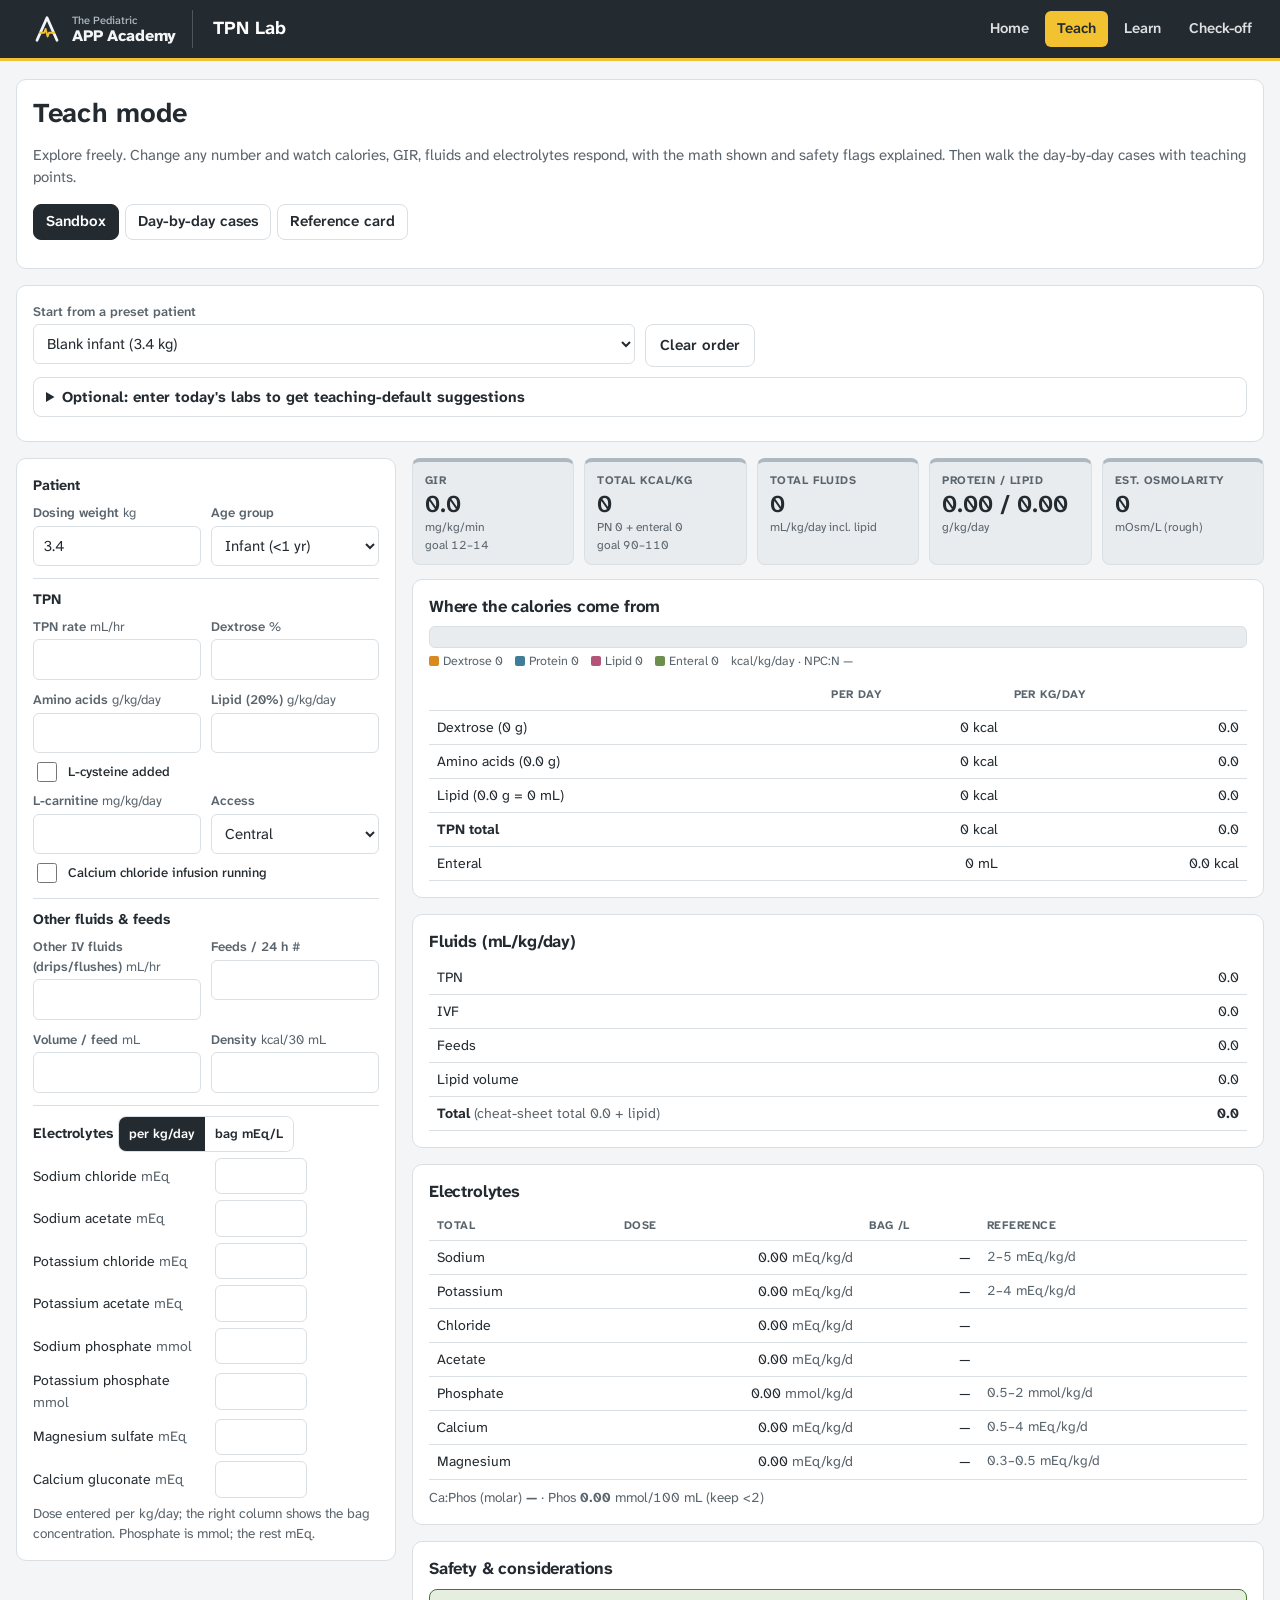
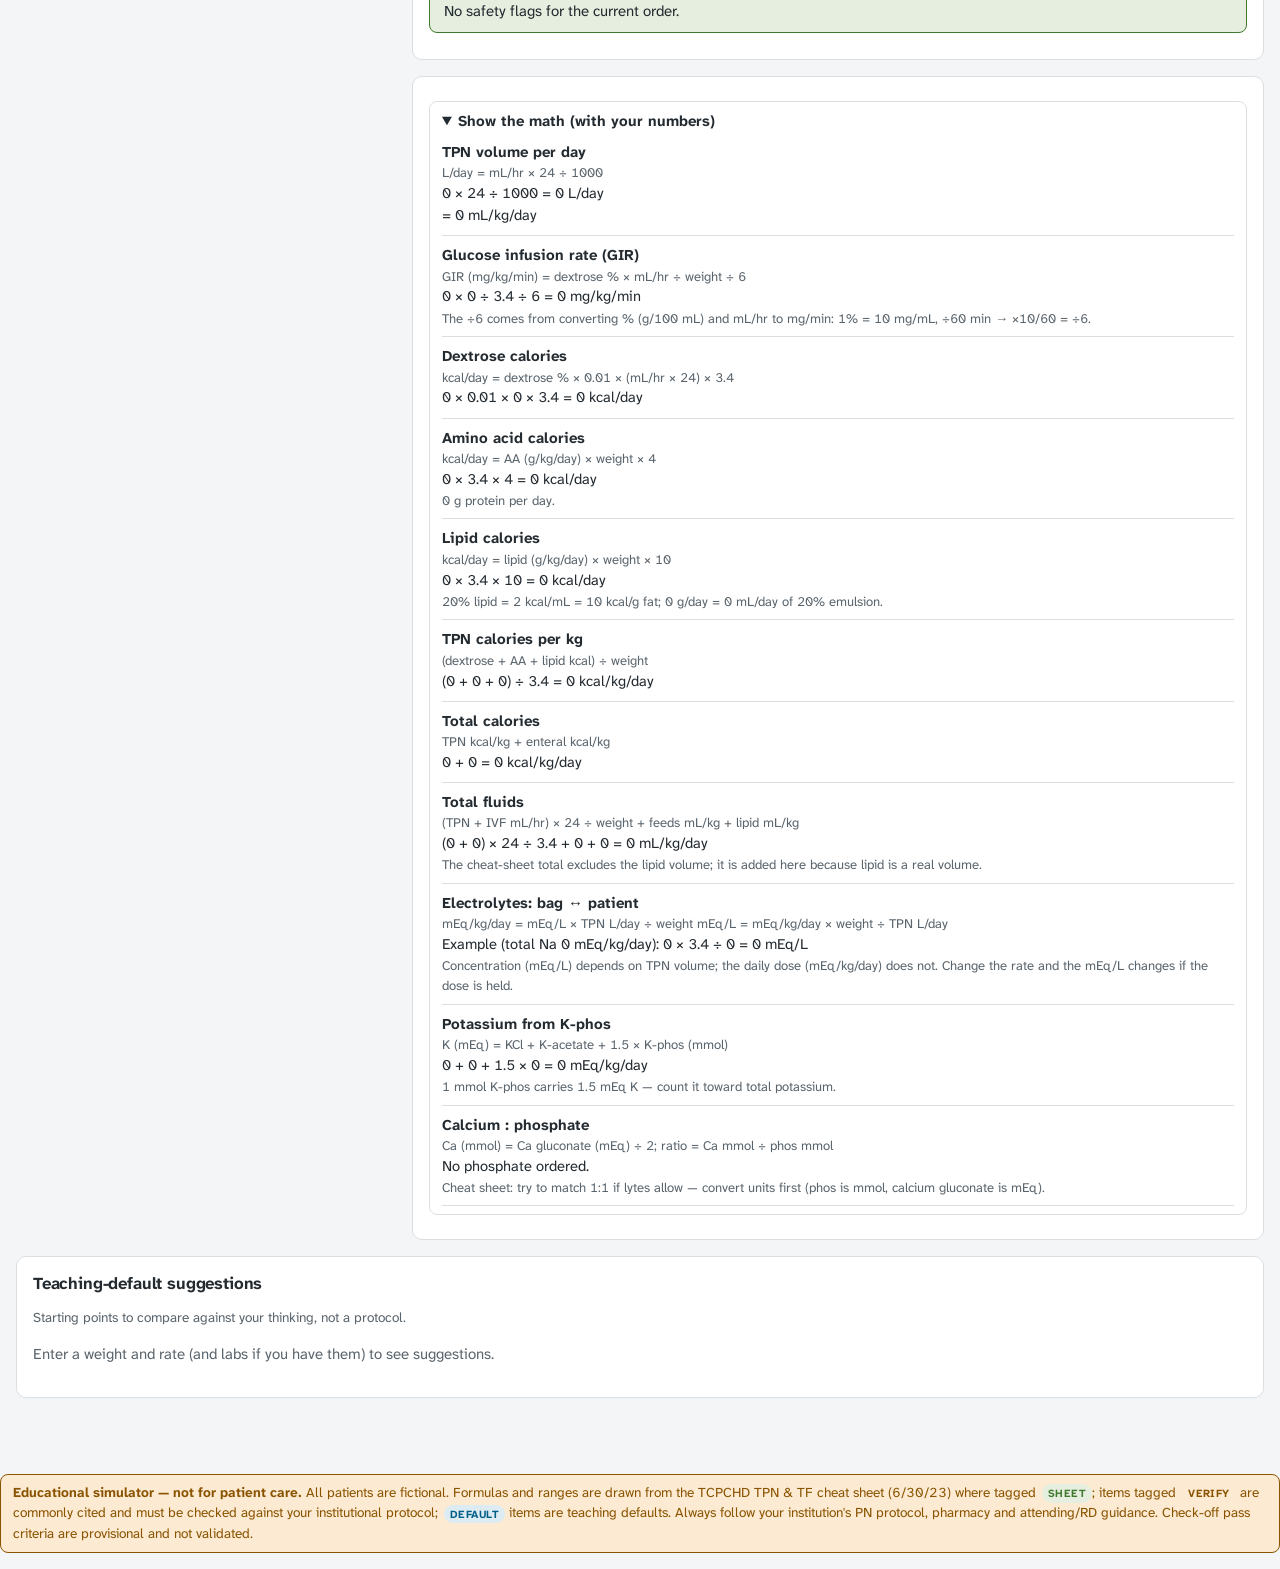
<file: teach.html>
<!DOCTYPE html><html lang="en"><head><meta charset="utf-8"><meta name="viewport" content="width=device-width,initial-scale=1">
<title>TPN Lab — Teach</title><meta name="theme-color" content="#232A30"><link rel="stylesheet" href="https://fonts.googleapis.com/css2?family=Atkinson+Hyperlegible+Next:wght@400;500;700;800&display=swap"><style>
/* CICU TPN Lab — chrome follows the Pediatric APP Academy design system (PAA-THEME block at the end). */
:root{
  color-scheme: light;
  --room:#F5F4F0; --panel:#FFFFFF; --panel2:#F2F0EA; --ink:#333F48; --ink2:#5E6A72; --line:#D6D2C4;
  --accent:#A57A00; --accent-ink:#FFFFFF; --charcoal:#333F48; --shade:#9CADB7;
  --ok:#3F7A2E; --ok-bg:#E6EFDF; --warn:#8A5300; --warn-bg:#FCEBD2; --crit:#9B1C1C; --crit-bg:#F8DEDE; --info:#005F86; --info-bg:#DDEBF2;
  --dex:#D98A1F; --aa:#3E7C9A; --il:#B5547A; --ent:#6C8F4E;
  --font:'Atkinson Hyperlegible Next',system-ui,Arial,sans-serif; --serif:'Charis SIL',Georgia,serif; --mono:ui-monospace,SFMono-Regular,Menlo,Consolas,monospace;
}
@media (prefers-color-scheme: dark){
  :root{ color-scheme: dark; --room:#1C2126; --panel:#252C32; --panel2:#2E363D; --ink:#ECEAE4; --ink2:#AEB6BC; --line:#3E4851;
    --ok:#9CCB84; --ok-bg:#24331F; --warn:#F8B866; --warn-bg:#3A2C17; --crit:#F5A3A3; --crit-bg:#432225; --info:#6FB7D6; --info-bg:#1F3340; }
}
*{box-sizing:border-box}
html{-webkit-text-size-adjust:100%}
body{margin:0;background:var(--room);color:var(--ink);font:15px/1.5 var(--font)}
h1,h2,h3{font-family:var(--serif);line-height:1.25;margin:0 0 .5em}
h1{font-size:1.7rem} h2{font-size:1.3rem} h3{font-size:1.05rem;margin-top:1.2em}
a{color:var(--accent)}
.top{background:var(--charcoal);color:#fff;border-bottom:4px solid var(--accent)}
.top .in{max-width:1280px;margin:0 auto;padding:10px 16px;display:flex;gap:16px;align-items:center;flex-wrap:wrap}
.brand{font-family:var(--serif);font-weight:700;font-size:1.15rem;color:#fff;text-decoration:none;margin-right:auto}
.top nav{display:flex;gap:4px;flex-wrap:wrap}
.top nav a{color:#fff;text-decoration:none;padding:7px 12px;border-radius:6px;font-weight:600;font-size:.92rem;opacity:.85}
.top nav a:hover,.top nav a:focus-visible{opacity:1;background:rgba(255,255,255,.12);outline:none}
.top nav a[aria-current=page]{background:var(--accent);opacity:1}
main{max-width:1280px;margin:0 auto;padding:18px 16px 60px}
.card{background:var(--panel);border:1px solid var(--line);border-radius:10px;padding:16px;margin-bottom:16px}
.card>h2:first-child,.card>h3:first-child{margin-top:0}
.lede{color:var(--ink2);margin:.25em 0 1em}
.muted{color:var(--ink2)} .small{font-size:.85rem} .mono{font-family:var(--mono)}
.disclaimer{background:var(--warn-bg);color:var(--warn);border:1px solid var(--warn);border-radius:8px;padding:8px 12px;font-size:.85rem;margin:0 0 16px}
.tag{display:inline-block;font-size:.68rem;font-weight:700;text-transform:uppercase;letter-spacing:.04em;padding:1px 6px;border-radius:999px;vertical-align:middle;margin-left:2px}
.tag-s{background:var(--ok-bg);color:var(--ok)} .tag-c{background:var(--warn-bg);color:var(--warn)} .tag-d{background:var(--info-bg);color:var(--info)}

/* buttons / inputs */
button,.btn{font:inherit;font-weight:600;border-radius:8px;border:1px solid var(--line);background:var(--panel);color:var(--ink);padding:9px 14px;cursor:pointer;min-height:40px}
button:hover{border-color:var(--accent)} button:focus-visible,input:focus-visible,select:focus-visible,summary:focus-visible{outline:3px solid var(--shade);outline-offset:1px}
button.primary{background:var(--accent);border-color:var(--accent);color:var(--accent-ink)} button.primary:hover{filter:brightness(1.08)}
button.ghost{background:transparent} button:disabled{opacity:.5;cursor:not-allowed}
input[type=number],input[type=text],select{font:inherit;color:var(--ink);background:var(--panel);border:1px solid var(--line);border-radius:6px;padding:8px 9px;width:100%;min-height:40px}
input[type=checkbox]{width:20px;height:20px;accent-color:var(--accent)}
label{font-size:.82rem;font-weight:600;color:var(--ink2);display:block;margin-bottom:3px}
.row{display:grid;gap:10px;grid-template-columns:repeat(auto-fit,minmax(130px,1fr))}
.row.two{grid-template-columns:1fr 1fr}
.unit{font-weight:400;color:var(--ink2)}
.chk{display:flex;gap:8px;align-items:center;margin:6px 0;font-weight:500;color:var(--ink)}
.seg{display:inline-flex;border:1px solid var(--line);border-radius:8px;overflow:hidden}
.seg button{border:0;border-radius:0;min-height:34px;padding:5px 10px;font-size:.82rem}
.seg button[aria-pressed=true]{background:var(--charcoal);color:#fff}

/* workspace */
.ws{display:grid;gap:16px;grid-template-columns:minmax(300px,380px) 1fr;align-items:start}
@media (max-width:980px){.ws{grid-template-columns:1fr}}
.ws-in .grp{border-top:1px solid var(--line);margin-top:12px;padding-top:10px}
.ws-in .grp:first-child{border:0;margin:0;padding:0}
.grp-t{font-family:var(--serif);font-weight:700;font-size:.9rem;margin-bottom:6px}
.lytes{display:grid;grid-template-columns:1fr 92px 64px;gap:6px 8px;align-items:center}
.lytes .nm{font-size:.88rem} .lytes .bag{font-family:var(--mono);font-size:.78rem;color:var(--ink2);text-align:right}
.lytes input{padding:6px 8px;min-height:36px}
.tiles{display:grid;gap:10px;grid-template-columns:repeat(auto-fit,minmax(150px,1fr))}
.tile{background:var(--panel2);border:1px solid var(--line);border-radius:8px;padding:10px 12px;border-top:4px solid var(--shade)}
.tile .k{font-size:.72rem;font-weight:700;text-transform:uppercase;letter-spacing:.04em;color:var(--ink2)}
.tile .v{font-family:var(--mono);font-size:1.5rem;font-weight:600;line-height:1.2}
.tile .s{font-size:.75rem;color:var(--ink2)}
.tile.ok{border-top-color:var(--ok)} .tile.low{border-top-color:var(--info)} .tile.high{border-top-color:var(--warn)} .tile.crit{border-top-color:var(--crit)}
.badge{display:inline-block;font-size:.7rem;font-weight:700;padding:1px 8px;border-radius:999px;margin-left:4px}
.b-ok{background:var(--ok-bg);color:var(--ok)} .b-low{background:var(--info-bg);color:var(--info)} .b-high{background:var(--warn-bg);color:var(--warn)} .b-crit{background:var(--crit-bg);color:var(--crit)}
.bar{display:flex;height:22px;border-radius:6px;overflow:hidden;background:var(--panel2);border:1px solid var(--line);margin:8px 0 4px}
.bar span{display:block;height:100%} .bar .dex{background:var(--dex)} .bar .aa{background:var(--aa)} .bar .il{background:var(--il)} .bar .ent{background:var(--ent)}
.legend{display:flex;gap:12px;flex-wrap:wrap;font-size:.78rem;color:var(--ink2)}
.legend i{display:inline-block;width:10px;height:10px;border-radius:2px;margin-right:4px;vertical-align:-1px}
table{border-collapse:collapse;width:100%;font-size:.88rem}
th,td{padding:6px 8px;border-bottom:1px solid var(--line);text-align:left;vertical-align:top}
th{font-size:.72rem;text-transform:uppercase;letter-spacing:.04em;color:var(--ink2)}
td.n{font-family:var(--mono);text-align:right;white-space:nowrap}
.scroll{overflow-x:auto}
.flag{border-left:5px solid var(--shade);background:var(--panel2);border-radius:6px;padding:8px 12px;margin:8px 0}
.flag.crit{border-color:var(--crit);background:var(--crit-bg)} .flag.warn{border-color:var(--warn);background:var(--warn-bg)} .flag.info{border-color:var(--info);background:var(--info-bg)}
.flag b{display:block} .flag .why{font-size:.85rem;color:var(--ink2);margin-top:2px}
.sug{display:grid;grid-template-columns:130px 1fr;gap:4px 12px;border-bottom:1px solid var(--line);padding:8px 0;font-size:.9rem}
.sug .a{font-weight:700} .sug .r{grid-column:2;color:var(--ink2);font-size:.82rem}
details{border:1px solid var(--line);border-radius:8px;padding:8px 12px;margin:8px 0;background:var(--panel)}
details>summary{cursor:pointer;font-weight:700}
.math .step{border-bottom:1px solid var(--line);padding:8px 0}
.math .t{font-weight:700} .math .f{font-family:var(--mono);font-size:.82rem;color:var(--ink2)} .math .n{font-family:var(--mono);font-size:.92rem}
.math .why{font-size:.82rem;color:var(--ink2)}

/* labs */
.labs{display:grid;gap:6px;grid-template-columns:repeat(auto-fill,minmax(112px,1fr))}
.lab{border:1px solid var(--line);background:var(--panel2);border-radius:6px;padding:6px 8px}
.lab .k{font-size:.7rem;color:var(--ink2);font-weight:700} .lab .v{font-family:var(--mono);font-size:1.05rem}
.lab .r{font-size:.66rem;color:var(--ink2)}
.lab.low{border-color:var(--info);background:var(--info-bg)} .lab.high{border-color:var(--warn);background:var(--warn-bg)}
.lab .d{font-size:.7rem}

/* day tabs, steppers */
.days{display:flex;gap:6px;flex-wrap:wrap;margin-bottom:12px}
.days button{min-height:36px;padding:5px 12px}
.days button[aria-current=true]{background:var(--charcoal);color:#fff;border-color:var(--charcoal)}
.days button.done::after{content:' ✓';color:var(--ok)}
.days button[aria-current=true].done::after{color:#fff}
.story{border-left:5px solid var(--accent);padding:6px 12px;background:var(--panel2);border-radius:6px;margin:10px 0}
.actions{display:flex;gap:10px;flex-wrap:wrap;margin-top:12px}
.callout{background:var(--info-bg);border:1px solid var(--info);color:var(--ink);border-radius:8px;padding:10px 14px;margin:10px 0}
.callout.good{background:var(--ok-bg);border-color:var(--ok)} .callout.bad{background:var(--crit-bg);border-color:var(--crit)}
.res{list-style:none;margin:8px 0;padding:0} .res li{padding:3px 0}
.res li::before{content:'○ ';color:var(--ink2)} .res li.ok::before{content:'✓ ';color:var(--ok);font-weight:700} .res li.no::before{content:'✗ ';color:var(--crit);font-weight:700}

/* learn layout */
.learn{display:grid;grid-template-columns:260px 1fr;gap:16px;align-items:start}
@media (max-width:860px){.learn{grid-template-columns:1fr}}
.side{position:sticky;top:8px} @media (max-width:860px){.side{position:static}}
.side ol,.side ul{list-style:none;margin:0;padding:0}
.side button{display:flex;width:100%;text-align:left;justify-content:space-between;gap:8px;margin-bottom:6px}
.side button[aria-current=true]{background:var(--charcoal);color:#fff;border-color:var(--charcoal)}
.prog{height:8px;background:var(--panel2);border-radius:999px;overflow:hidden;margin:6px 0 12px} .prog i{display:block;height:100%;background:var(--accent)}
.opt{display:flex;gap:10px;align-items:flex-start;padding:8px 10px;border:1px solid var(--line);border-radius:8px;margin:6px 0;cursor:pointer;background:var(--panel)}
.opt:hover{border-color:var(--accent)} .opt input{margin-top:3px}
.opt.right{background:var(--ok-bg);border-color:var(--ok)} .opt.wrong{background:var(--crit-bg);border-color:var(--crit)}
.hero{display:grid;gap:16px;grid-template-columns:repeat(auto-fit,minmax(240px,1fr))}
a.tilecard{display:block;background:var(--panel);border:1px solid var(--line);border-top:4px solid var(--accent);border-radius:10px;padding:18px;color:inherit;text-decoration:none}
a.tilecard:hover,a.tilecard:focus-visible{border-color:var(--accent);outline:none}
a.tilecard h2{color:var(--accent);margin:0 0 4px;font-size:1.2rem}
.score{font-family:var(--mono);font-size:2rem;font-weight:700}
.pass{color:var(--ok)} .fail{color:var(--crit)}
.sticky-sum{position:sticky;top:0;z-index:5;background:var(--panel);border:1px solid var(--line);border-radius:8px;padding:6px 10px;margin-bottom:12px;display:none;gap:14px;font-size:.82rem;font-family:var(--mono);flex-wrap:wrap}
@media (max-width:980px){.sticky-sum{display:flex}}
@media print{.top,.actions,.side,button{display:none!important} body{background:#fff}}
.ws>*,.row>*,.tiles>*{min-width:0}
@media (max-width:980px){.ws{grid-template-columns:minmax(0,1fr)}}
.row.two{grid-template-columns:minmax(0,1fr) minmax(0,1fr)}
/* PAA-THEME:BEGIN — generated by pediatric-app-academy/tools/reskin.py */
:root{--room:#F4F5F6;--panel:#FFFFFF;--panel2:#E9ECEE;--ink:#232A30;--ink2:#5A646C;--line:#DADFE3;--accent:#232A30;--accent-ink:#FFFFFF;--charcoal:#232A30;--shade:#AEB8C1;--font:"Atkinson Hyperlegible Next", "Segoe UI", "Helvetica Neue", Arial, sans-serif;--serif:"Atkinson Hyperlegible Next", "Segoe UI", "Helvetica Neue", Arial, sans-serif;--mono:"Atkinson Hyperlegible Next", "Segoe UI", "Helvetica Neue", Arial, sans-serif;--paa-deep:#232A30;--paa-deep-ink:#F4F5F6;--paa-deep-muted:#AEB8C1;--paa-hl:#F2C230;--paa-hl-deep:#A57A00;--paa-ink:#232A30;--paa-line:#DADFE3;--paa-action:#232A30;--paa-on-action:#FFFFFF;}@media (prefers-color-scheme: dark){:root{--room:#14191E;--panel:#1C232A;--panel2:#232B33;--ink:#E8ECEF;--ink2:#9FAAB4;--line:#313B45;--accent:#F2C230;--accent-ink:#14191E;--charcoal:#26313B;--shade:#AEB8C1;--paa-deep:#26313B;--paa-deep-ink:#F4F5F6;--paa-deep-muted:#AEB8C1;--paa-hl:#F2C230;--paa-hl-deep:#F2C230;--paa-ink:#E8ECEF;--paa-line:#313B45;--paa-action:#F2C230;--paa-on-action:#14191E;color-scheme:dark}}
/* --- Academy chrome --- */
body{font-family:"Atkinson Hyperlegible Next", "Segoe UI", "Helvetica Neue", Arial, sans-serif;font-variant-numeric:tabular-nums}
h1,h2,h3,h4{font-family:"Atkinson Hyperlegible Next", "Segoe UI", "Helvetica Neue", Arial, sans-serif;letter-spacing:-.01em}
.top,.topbar{background:var(--paa-deep)!important;border-bottom:3px solid var(--paa-hl)!important;color:var(--paa-deep-ink)}
.top h1,.topbar h1,.brand h1{font-family:"Atkinson Hyperlegible Next", "Segoe UI", "Helvetica Neue", Arial, sans-serif!important;font-weight:800}
.paa-home{display:inline-flex;align-items:center;gap:10px;color:var(--paa-deep-ink)!important;text-decoration:none;padding:4px 16px 4px 0;margin-right:4px;border-right:1px solid rgba(244,245,246,.22);flex:none;line-height:1}
.paa-home svg{width:30px;height:30px;flex:none}
.paa-home .t{display:flex;flex-direction:column}
.paa-home small{font-size:11px;font-weight:500;color:var(--paa-deep-muted)}
.paa-home b{font-size:16px;font-weight:800;letter-spacing:-.01em;margin-top:2px}
.paa-home:hover b{text-decoration:underline;text-decoration-color:var(--paa-hl);text-decoration-thickness:2px;text-underline-offset:3px}
.paa-hdr{display:flex;align-items:center;gap:14px;min-width:0}
.toolnav a,.toolnav span,.top nav a,.sibs a{border-radius:6px!important}
.toolnav a:hover,.top nav a:hover{border-color:var(--paa-hl)!important}
.toolnav span[aria-current],.toolnav a[aria-current],.top nav a[aria-current=page],.sibs a[aria-current="page"]{background:var(--paa-hl)!important;color:#232A30!important;border-color:var(--paa-hl)!important;opacity:1}
.brand>svg{display:none}
:focus-visible{outline-color:var(--paa-action)}
@media (max-width:640px){.paa-home .t{display:none}.paa-home{padding-right:10px}}

/* PAA-THEME:END */

</style></head><body><main id="app"></main>
<script>
/* CICU TPN Lab — calculation + rules engine.
   Formulas follow the TCPCHD "TPN & TF Cheat Sheet" (6/30/23). Where this engine goes beyond the sheet
   it is marked  [BEYOND SHEET]. Everything here is educational; pharmacy compounding values govern. */
(function (root) {
  'use strict';

  const KCAL = { dex: 3.4, aa: 4, il: 10 };      // kcal per g  (sheet)
  const IL_ML_PER_G = 5;                         // 20% lipid emulsion: 0.2 g/mL  [BEYOND SHEET]
  const NA_PER_MMOL_PHOS = 4 / 3;                // sodium phosphate: 4 mEq Na per 3 mmol phos [BEYOND SHEET]
  const K_PER_MMOL_PHOS = 1.5;                   // potassium phosphate: 1 mmol = 1.5 mEq K (sheet)

  const AGES = {
    // kcal = parenteral goal. Infant 90–110 PN-only (CCU CHD guideline; the sheet says 85–105), rising toward 120–150 when fed enterally (blend in kcalRange).
    // Child 1–7 yr 75–90, 7–12 yr 50–75 (Dell Children's TPN slides / Neo-Pedia table). Adolescent 30–50.
    infant:     { label: 'Infant (<1 yr)',      gir: [12, 14], kcal: [90, 110], kcalEnt: [120, 150], aa: [3, 4],     ilMax: 3.5, girStep: '2–4 (neonates 1–2)', verifyKcal: false },
    child:      { label: 'Child (1–10 yr)',     gir: [8, 10],  kcal: [75, 90],  kcalEnt: [75, 90],   aa: [1, 2],     ilMax: 3,   girStep: '2–4',                verifyKcal: false },
    adolescent: { label: 'Adolescent (>35 kg)', gir: [5, 6],   kcal: [30, 50],  kcalEnt: [30, 50],   aa: [0.8, 1.5], ilMax: 2.5, girStep: '1–2',                verifyKcal: false }
  };
  // gir + infant/adolescent kcal: cheat sheet. child kcal and all aa goals: commonly cited (ASPEN-style) — VERIFY locally.

  const LYTE_DEFS = [
    { id: 'naCl',   name: 'Sodium chloride',     unit: 'mEq',  grp: 'Sodium' },
    { id: 'naAc',   name: 'Sodium acetate',      unit: 'mEq',  grp: 'Sodium' },
    { id: 'kCl',    name: 'Potassium chloride',  unit: 'mEq',  grp: 'Potassium' },
    { id: 'kAc',    name: 'Potassium acetate',   unit: 'mEq',  grp: 'Potassium' },
    { id: 'naPhos', name: 'Sodium phosphate',    unit: 'mmol', grp: 'Phosphate' },
    { id: 'kPhos',  name: 'Potassium phosphate', unit: 'mmol', grp: 'Phosphate' },
    { id: 'mg',     name: 'Magnesium sulfate',   unit: 'mEq',  grp: 'Magnesium' },
    { id: 'ca',     name: 'Calcium gluconate',   unit: 'mEq',  grp: 'Calcium' }
  ];

  // Total-electrolyte ranges from the cheat sheet: [min, max, basis]  basis 'kg' = per kg/day, 'day' = per day
  const RANGES = {
    na:   { infant: [2, 5, 'kg'],     child: [2, 5, 'kg'],     adolescent: [1, 2, 'kg'] },
    k:    { infant: [2, 4, 'kg'],     child: [2, 4, 'kg'],     adolescent: [1, 2, 'kg'] },
    phos: { infant: [0.5, 2, 'kg'],   child: [0.5, 2, 'kg'],   adolescent: [10, 40, 'day'] },
    mg:   { infant: [0.3, 0.5, 'kg'], child: [0.3, 0.5, 'kg'], adolescent: [10, 30, 'day'] },
    ca:   { infant: [0.5, 4, 'kg'],   child: [0.5, 4, 'kg'],   adolescent: [10, 20, 'day'] }
  };

  // Minor / major adjustment steps from the cheat sheet ("HOW TO ADJUST ELECTROLYTES")
  const ADJUST = {
    na:      { minor: '½NS → ¾NS → NS, or +1–2 mEq/kg/day', major: '½NS → NS, or +3–4 mEq/kg/day', bolus: 'NS 20 mL/kg' },
    k:       { minor: '+1 mEq/kg/day (or +10 mEq/L)',       major: '+1.5–2 mEq/kg/day (20 mEq/L)', bolus: 'IV replacement 0.5–1 mEq/kg/dose infused at 0.3–0.5 mEq/kg/hr (max 1 mEq/kg/hr) — an infusion, never a push; the sheet table prints "1 mEq/kg/dose"' },
    acetate: { minor: '+1 mEq/kg/day',                      major: '+2 mEq/kg/day',                bolus: '1 mEq/kg/dose' },
    phos:    { minor: '+0.25 mmol/kg/day',                  major: '+0.5 mmol/kg/day',             bolus: '0.25–0.5 mmol/kg/dose' },
    mg:      { minor: '+0.3 mEq/kg/day',                    major: '+0.5 mEq/kg/day',              bolus: '25–50 mg/kg/dose of MgSO₄ salt; slides also give a 0.2–0.4 mEq/kg rider if Mg <1.5' },
    ca:      { minor: '+1 mEq/kg/day',                      major: '+2 mEq/kg/day',                bolus: '50–200 mg/kg/day of calcium gluconate SALT in 1–4 divided doses (Dell Children\'s slides) — mg of salt, not mEq of element' }
  };

  // Approximate lab reference ranges for flagging only. VERIFY against your laboratory.
  const LAB_REF = {
    na:   { label: 'Na',   unit: 'mmol/L', lo: 135, hi: 145 },
    k:    { label: 'K',    unit: 'mmol/L', lo: 3.5, hi: 5.0, hiInfant: 5.5 },
    cl:   { label: 'Cl',   unit: 'mmol/L', lo: 98,  hi: 108 },
    co2:  { label: 'CO₂',  unit: 'mmol/L', lo: 20,  hi: 28 },
    bun:  { label: 'BUN',  unit: 'mg/dL',  lo: 5,   hi: 18 },
    cr:   { label: 'Creatinine', unit: 'mg/dL', lo: 0.2, hi: 0.6, hiChild: 0.7, hiAdolescent: 1.0 },
    glu:  { label: 'Glucose', unit: 'mg/dL', lo: 70, hi: 180 },
    ca:   { label: 'Total Ca', unit: 'mg/dL', lo: 8.5, hi: 10.5 },
    ica:  { label: 'Ionized Ca', unit: 'mmol/L', lo: 1.10, hi: 1.40 },
    phos: { label: 'Phos', unit: 'mg/dL',  lo: 4.5, hi: 6.7, loChild: 4.0, hiChild: 6.0, loAdolescent: 3.0, hiAdolescent: 5.0 },
    mg:   { label: 'Mg',   unit: 'mg/dL',  lo: 1.6, hi: 2.4 },
    alb:  { label: 'Albumin', unit: 'g/dL', lo: 3.0, hi: 5.0 },
    tg:   { label: 'Triglycerides', unit: 'mg/dL', lo: 0, hi: 200 },
    dbili:{ label: 'Direct bili', unit: 'mg/dL', lo: 0, hi: 1.0 },
    alt:  { label: 'ALT',  unit: 'U/L',    lo: 0, hi: 45 },
    uop:  { label: 'Urine output', unit: 'mL/kg/hr', lo: 1, hi: 99 }
  };

  const num = (x) => { const v = parseFloat(x); return isFinite(v) ? v : 0; };
  const r = (x, d = 1) => { const m = Math.pow(10, d); return Math.round(x * m) / m; };

  function emptyOrder() {
    return {
      rate: 0, dex: 0, aa: 0, il: 0, ivf: 0, cysteine: false, carnitine: 0,
      access: 'central', calciumInfusion: false,
      lytes: { naCl: 0, naAc: 0, kCl: 0, kAc: 0, naPhos: 0, kPhos: 0, mg: 0, ca: 0 },
      feeds: { n: 0, vol: 0, kcalOz: 0 }
    };
  }
  function cloneOrder(o) { return JSON.parse(JSON.stringify(o)); }

  /** Core calculations — each line mirrors a cell formula from the cheat sheet. */
  function calc(pt, o) {
    const wt = num(pt.wt), age = pt.age || 'infant';
    const rate = num(o.rate), dex = num(o.dex), aa = num(o.aa), il = num(o.il), ivf = num(o.ivf);
    const f = o.feeds || {}, fn = num(f.n), fvol = num(f.vol), fk = num(f.kcalOz);
    const L = o.lytes || {};
    const ly = {}; LYTE_DEFS.forEach(d => { ly[d.id] = num(L[d.id]); });

    const tpnL = (rate * 24) / 1000;                                   // B4
    const gir = wt > 0 ? (dex * rate) / wt / 6 : 0;                    // E2
    const dexG = (dex / 100) * rate * 24;
    const dexKcal = dex * 0.01 * (rate * 24) * KCAL.dex;               // E4
    const aaG = aa * wt, aaKcal = aaG * KCAL.aa;                       // E5
    const ilG = il * wt, ilKcal = ilG * KCAL.il;                       // E6
    const tpnKcal = dexKcal + aaKcal + ilKcal;                         // E7
    const tpnKcalKg = wt > 0 ? tpnKcal / wt : 0;                       // E8

    const feedMl = fn * fvol;
    const feedKcalKg = wt > 0 ? (fn * fvol / 30 * fk) / wt : 0;        // E10 (kcal per 30 mL = kcal/oz)
    const feedMlKg = wt > 0 ? feedMl / wt : 0;                         // E12
    const tpnIvfMlKg = wt > 0 ? ((rate + ivf) * 24) / wt : 0;          // E14 (sheet adds IVF rate to TPN rate)
    const sheetTotalFluids = tpnIvfMlKg + feedMlKg;                    // E15
    const lipidMl = ilG * IL_ML_PER_G;                                 // [BEYOND SHEET]
    const lipidMlKg = wt > 0 ? lipidMl / wt : 0;
    const totalFluids = sheetTotalFluids + lipidMlKg;                  // incl. lipid volume
    const totalKcalKg = tpnKcalKg + feedKcalKg;                        // E11

    // Electrolytes
    const tot = {
      na: ly.naCl + ly.naAc + ly.naPhos * NA_PER_MMOL_PHOS,            // sheet omits Na from Na-phos [BEYOND SHEET]
      k: ly.kCl + ly.kAc + ly.kPhos * K_PER_MMOL_PHOS,                 // sheet: KCl + KAc + 1.5 × KPhos
      cl: ly.naCl + ly.kCl,
      acetate: ly.naAc + ly.kAc,
      phos: ly.naPhos + ly.kPhos,
      mg: ly.mg, ca: ly.ca
    };
    const perLiter = {};
    Object.keys(ly).concat(Object.keys(tot)).forEach(k => {
      const kg = (k in ly) ? ly[k] : tot[k];
      perLiter[k] = tpnL > 0 ? (kg * wt) / tpnL : 0;                    // H = I × wt / TPN L/day
    });
    const perDay = {}; Object.keys(tot).forEach(k => { perDay[k] = tot[k] * wt; });

    const caMmolKg = tot.ca / 2;                                       // Ca gluconate: 1 mmol = 2 mEq
    const caPRatio = tot.phos > 0 ? caMmolKg / tot.phos : null;        // molar Ca:Phos
    const phosPer100 = tpnL > 0 ? (tot.phos * wt) / (tpnL * 10) : 0;  // mmol phos per 100 mL TPN

    const aaPct = rate > 0 ? aaG / (rate * 24 / 100) : 0;              // g AA per 100 mL
    const osm = dex * 50.5 + aaPct * 100 + 2 * (perLiter.na + perLiter.k + perLiter.ca + perLiter.mg); // rough estimate [BEYOND SHEET]
    const cysteineMg = o.cysteine ? aaG * 40 : 0;                      // 40 mg per g amino acid (Dell Children's slides / pharmacy tips)
    const nitrogen = aaG / 6.25;
    const npcN = nitrogen > 0 ? (dexKcal + ilKcal) / nitrogen : 0;

    const kcalSplit = tpnKcal > 0 ? { dex: dexKcal / tpnKcal, aa: aaKcal / tpnKcal, il: ilKcal / tpnKcal } : { dex: 0, aa: 0, il: 0 };

    return {
      wt, age, rate, dex, aa, il, ivf, tpnL, gir, dexG, dexKcal, aaG, aaKcal, ilG, ilKcal, tpnKcal, tpnKcalKg,
      feedMl, feedKcalKg, feedMlKg, tpnIvfMlKg, sheetTotalFluids, lipidMl, lipidMlKg, totalFluids, totalKcalKg,
      tpnMlKg: wt > 0 ? rate * 24 / wt : 0, ivfMlKg: wt > 0 ? ivf * 24 / wt : 0,
      lytes: ly, tot, perLiter, perDay, caMmolKg, caPRatio, phosPer100, aaPct, osm, nitrogen, npcN, kcalSplit, cysteineMg,
      years: pt.years == null || pt.years === '' ? null : num(pt.years),
      feedPctKcal: totalKcalKg > 0 ? feedKcalKg / totalKcalKg : 0
    };
  }

  function rangeFor(key, age) { const t = RANGES[key]; return t ? t[age] : null; }
  function rangeStatus(key, age, c) {
    const rg = rangeFor(key, age); if (!rg) return null;
    const v = rg[2] === 'day' ? c.perDay[key] : c.tot[key];
    if (v <= 0) return 'none';
    return v < rg[0] ? 'low' : v > rg[1] ? 'high' : 'ok';
  }
  function girStatus(c) { const g = AGES[c.age].gir; return c.gir <= 0 ? 'none' : c.gir < g[0] ? 'low' : c.gir > g[1] ? 'high' : 'ok'; }
  /** Calorie goal for the current order. Infants blend 90–110 (PN) toward 120–150 (enteral) by the enteral share of calories.
      Children use 7–12 yr 50–75 when an age in years ≥7 is entered, otherwise 1–7 yr 75–90. */
  function kcalRange(c) {
    const A = AGES[c.age];
    if (c.age === 'child' && c.years != null && c.years >= 7) return [50, 75];
    const s = c.feedPctKcal || 0;
    return [Math.round(A.kcal[0] * (1 - s) + A.kcalEnt[0] * s), Math.round(A.kcal[1] * (1 - s) + A.kcalEnt[1] * s)];
  }
  function kcalStatus(c) { const g = kcalRange(c); return c.totalKcalKg <= 0 ? 'none' : c.totalKcalKg < g[0] ? 'low' : c.totalKcalKg > g[1] ? 'high' : 'ok'; }

  /** Albumin-corrected total calcium (mg/dL). Ionized Ca is preferred in critically ill children. */
  function correctedCa(ca, alb) { return ca + 0.8 * (4 - alb); }

  function labFlag(key, val, age) {
    const ref = LAB_REF[key]; if (!ref || val == null) return 'na';
    let lo = ref.lo, hi = ref.hi;
    if (key === 'k' && age === 'infant') hi = ref.hiInfant;
    if (key === 'cr') { if (age === 'child') hi = ref.hiChild; if (age === 'adolescent') hi = ref.hiAdolescent; if (age !== 'infant') lo = 0.3; }
    if (key === 'phos') { if (age === 'child') { lo = ref.loChild; hi = ref.hiChild; } if (age === 'adolescent') { lo = ref.loAdolescent; hi = ref.hiAdolescent; } }
    return val < lo ? 'low' : val > hi ? 'high' : 'ok';
  }

  /** Safety / consideration rules. ctx = latest labs (+ optional prior order for "advancing" checks). */
  function evaluate(pt, o, ctx, extra) {
    ctx = ctx || {}; extra = extra || {};
    const c = calc(pt, o), age = c.age, flags = [];
    const add = (sev, id, text, why) => flags.push({ sev, id, text, why });
    const prev = extra.prevOrder ? calc(pt, extra.prevOrder) : null;

    if (c.wt <= 0) { add('info', 'wt', 'Enter a dosing weight to begin.', 'Every TPN calculation is per kg.'); return { calc: c, flags }; }

    // Glucose / dextrose
    const gs = girStatus(c);
    if (gs === 'high') add('warn', 'gir-high', `GIR ${r(c.gir)} is above the ${AGES[age].gir.join('–')} mg/kg/min goal.`, 'Above oxidation capacity, excess glucose becomes fat and CO₂ — hyperglycemia, hepatic steatosis, higher CO₂ load (caution in respiratory failure).');
    if (gs === 'low' && c.dex > 0) add('info', 'gir-low', `GIR ${r(c.gir)} is below the ${AGES[age].gir.join('–')} mg/kg/min goal.`, 'Fine early in advancement — confirm you are advancing toward goal as glucose allows.');
    if (c.gir > 0 && c.gir < 2.5) add('warn', 'gir-vlow', 'GIR is very low — hypoglycemia risk if no other dextrose source.', 'Infants have limited glycogen stores and depend on a steady glucose supply.');
    if (ctx.glu != null && ctx.glu > 180 && prev && c.gir > prev.gir + 0.01) add('crit', 'adv-hyperglycemia', `Glucose ${ctx.glu} mg/dL and GIR was advanced.`, 'Hold dextrose advancement while hyperglycemic; consider lowering GIR and/or insulin per protocol.');
    else if (ctx.glu != null && ctx.glu > 180) add('warn', 'hyperglycemia', `Glucose ${ctx.glu} mg/dL (>180).`, 'Do not advance dextrose; reassess GIR, steroids, sepsis, stress response; consider insulin.');
    if (ctx.glu != null && ctx.glu < 60) add('crit', 'hypoglycemia', `Glucose ${ctx.glu} mg/dL (<60).`, 'Treat per hypoglycemia protocol and reassess dextrose delivery.');

    // Amino acids
    if (age === 'infant' && c.aa > 0 && !o.cysteine) add('warn', 'cysteine', 'Infant <1 yr on amino acids without L-cysteine.', 'Cheat sheet: if <1 year, must add L-cysteine (conditionally essential in infants; also acidifies solution, helping Ca/Phos solubility).');
    if (ctx.bun != null && ctx.bun >= 30 && c.aa > 0) add('warn', 'bun-aa', `BUN ${ctx.bun} (≥30) while on ${r(c.aa, 2)} g/kg/day amino acids.`, 'Cheat sheet: decrease protein by 0.5–1 g/kg/day when BUN ≥30; monitor closely in renal/hepatic dysfunction.');
    if (ctx.bun != null && ctx.bun >= 30 && prev && c.aa > prev.aaG / prev.wt + 0.01) add('crit', 'adv-aa-bun', 'Amino acids advanced while BUN ≥30.', 'Advancing protein in azotemia worsens BUN — reduce rather than advance.');
    const aaG = AGES[age].aa; if (c.aa > aaG[1] + 0.5) add('warn', 'aa-high', `AA ${r(c.aa, 2)} g/kg/day exceeds the usual ${aaG.join('–')} g/kg/day range for this age.`, 'Commonly cited ranges — verify against your protocol.');

    // Lipid
    if (ctx.tg != null) {
      if (ctx.tg > 300 && c.il > 0) add('crit', 'tg-hold-il', `TG ${ctx.tg} mg/dL (>300) with lipid running at ${r(c.il, 2)} g/kg/day.`, 'Cheat sheet: hold lipid if TG >300. Reassess dextrose load, sepsis, steroids, propofol/other lipid sources, and consider carnitine.');
      else if (ctx.tg >= 200 && prev && c.il > prev.ilG / prev.wt + 0.01) add('crit', 'adv-il-tg', `TG ${ctx.tg} mg/dL (200–300) and lipid was advanced.`, 'Cheat sheet: hold advancement of lipid if TG 200–300.');
      else if (ctx.tg >= 200) add('warn', 'tg-borderline', `TG ${ctx.tg} mg/dL (200–300).`, 'Hold lipid advancement; recheck TG after steady rate. Institutional thresholds vary.');
    }
    if (c.il > AGES[age].ilMax) add('crit', 'il-max', `Lipid ${r(c.il, 2)} g/kg/day is above the usual ${AGES[age].ilMax} g/kg/day ceiling for this age.`, 'Dell Children\'s slides: infants goal 3–3.5, children 2–3, adolescents 1–2.5 g/kg/day (max 500 mL/day). Higher doses risk hypertriglyceridemia and liver injury.');
    if (c.il === 0 && c.aa > 0) add('info', 'efad', 'No lipid in this order.', 'Essential fatty acid deficiency can develop if lipid is absent for more than about a week or two. Roughly 0.5 g/kg/day, or 8–10% of PN calories as fat, prevents it (pharmacy tips / Dell slides). Hold lipid for high TG, but plan a minimum dose.');
    if (ctx.tg != null && ctx.tg >= 200 && age === 'infant' && num(o.carnitine) === 0) add('info', 'carnitine', 'Consider L-carnitine 10 mg/kg/day (up to 20) for infants with elevated TG.', 'Sheet: helps lower TG. CCU CHD guideline: consider 10 mg/kg/day if TG ≥250 or the infant is NPO >14 days. PN contains no carnitine, yet long-chain fat transport needs it.');
    if (num(o.carnitine) > 20) add('warn', 'carnitine-high', 'L-carnitine above 20 mg/kg/day.', 'Cheat sheet range is 10 up to 20 mg/kg/day for infants.');

    // Calcium / phosphate
    if (o.calciumInfusion && c.tot.phos > 0) add('crit', 'ca-gtt-phos', 'Phosphate in TPN while a calcium chloride infusion is running.', 'Cheat sheet: DO NOT ADD PHOS IF ON CaCl gtt — calcium-phosphate precipitation in the line is life-threatening.');
    if (c.phosPer100 >= 2) add('crit', 'phos-100', `Phosphate ${r(c.phosPer100, 2)} mmol/100 mL (≥2).`, 'Cheat sheet: keep phos <2 mmol/100 mL — precipitates with calcium.');
    if (c.tot.ca > 0 && c.tot.phos > 0 && c.caPRatio != null && (c.caPRatio < 0.6 || c.caPRatio > 1.6)) add('info', 'cap-ratio', `Ca:Phos molar ratio ${r(c.caPRatio, 2)}:1.`, 'Cheat sheet: try to match 1:1 for bone mineralization if lytes allow. Remember Ca gluconate is mEq (1 mmol = 2 mEq) while phos is mmol.');
    if (ctx.alb != null && ctx.ca != null) { const cc = correctedCa(ctx.ca, ctx.alb); if (Math.abs(cc - ctx.ca) >= 0.4) add('info', 'alb-ca', `Albumin ${ctx.alb}: corrected Ca ≈ ${r(cc, 1)} mg/dL (measured ${ctx.ca}).`, 'Cheat sheet note: as albumin falls, more Ca is free — consider albumin correction; ionized Ca is preferred when available.'); }

    // Potassium / renal
    if (ctx.k != null && ctx.k > (age === 'infant' ? 5.5 : 5.0) && c.tot.k > 0) add('crit', 'hyperK', `K ${ctx.k} with ${r(c.tot.k, 2)} mEq/kg/day K in TPN.`, 'Remove or minimize K until K normalizes; check renal function, hemolysis, acidosis.');
    if (ctx.uop != null && ctx.uop < 1 && c.tot.k > 0) add('warn', 'oliguria-K', `Urine output ${ctx.uop} mL/kg/hr with K in TPN.`, 'Be conservative with K, phos and Mg in renal dysfunction.');
    if (ctx.cr != null && labFlag('cr', ctx.cr, age) === 'high' && (c.tot.k > 0 || c.tot.phos > 0 || c.tot.mg > 0)) add('warn', 'renal-lytes', 'Elevated creatinine with K/Phos/Mg in TPN.', 'Cheat sheet: renal dysfunction → be conservative with K, Phos, Mag.');

    // Range checks (cheat sheet)
    [['na', 'Sodium'], ['k', 'Potassium'], ['phos', 'Phosphate'], ['mg', 'Magnesium'], ['ca', 'Calcium']].forEach(([k, nm]) => {
      const st = rangeStatus(k, age, c), rg = rangeFor(k, age);
      if (st === 'high') add('warn', k + '-range-high', `${nm} above the usual range (${rg[0]}–${rg[1]} ${k === 'phos' ? 'mmol' : 'mEq'}/${rg[2] === 'day' ? 'day' : 'kg/day'}).`, 'Cheat sheet reference range for this age group.');
    });

    // Access / osmolarity
    if (o.access === 'peripheral') {
      if (c.osm > 1100) add('crit', 'periph-osm', `Estimated osmolarity ≈ ${Math.round(c.osm)} mOsm/L via peripheral line.`, 'Dell Children\'s TPN slides: peripheral limit 1100 mOsm/L (other centers use ~900). Hyperosmolar PN causes phlebitis and infiltration injury.');
      else if (c.osm >= 900) add('warn', 'periph-osm-near', `Estimated osmolarity ≈ ${Math.round(c.osm)} mOsm/L — at or above ~900.`, 'Some centers cap peripheral PN near 900 mOsm/L; Dell Children\'s slides use 1100. Know your pharmacy\'s limit.');
      if (c.perLiter.k > 40) add('crit', 'periph-k', `Potassium ${Math.round(c.perLiter.k)} mEq/L via peripheral line (limit 40).`, 'Dell Children\'s slides: peripheral PN max potassium 40 mEq/L. Concentrated potassium injures small veins.');
      if (c.perLiter.ca > 13.5) add('crit', 'periph-ca', `Calcium ${r(c.perLiter.ca, 1)} mEq/L via peripheral line (limit 13.5).`, 'Dell Children\'s slides: peripheral PN max calcium 13.5 mEq/L. Calcium extravasation causes tissue necrosis.');
      if (c.dex > 12.5) add('crit', 'periph-dex', `Dextrose ${c.dex}% via peripheral line.`, 'Peripheral PN is generally limited to ≤12.5% dextrose — VERIFY policy.');
    }

    // Fluids
    if (extra.fluidGoal && c.totalFluids > extra.fluidGoal * 1.001) add('warn', 'fluid-over', `Total fluids ${r(c.totalFluids, 0)} mL/kg/day exceed the ${extra.fluidGoal} mL/kg/day goal (includes lipid volume).`, 'Cardiac patients are often fluid-restricted — concentrate TPN, review IVF/flushes/drips, and confirm the goal with the team.');
    if (c.lipidMlKg > 0 && extra.fluidGoal) add('info', 'lipid-volume', `Lipid adds ${r(c.lipidMl, 0)} mL/day (${r(c.lipidMlKg, 1)} mL/kg/day).`, 'Lipid volume counts toward total fluids when run separately — the cheat sheet total does not include it.');

    // Calories
    if (kcalStatus(c) === 'high') add('warn', 'kcal-high', `Total ${r(c.totalKcalKg, 0)} kcal/kg/day is above the ${kcalRange(c).join('–')} goal.`, 'Overfeeding raises CO₂ production and risks steatosis. Parenteral needs run about 10% below enteral (no energy spent on digestion and absorption).');
    if (age === 'child') { /* child kcal target flagged in UI as "verify" */ }

    // Enteral transition
    if (c.feedKcalKg > 0 && c.feedPctKcal >= 0.5 && c.tpnKcalKg > 0) add('info', 'wean', `Enteral feeds provide ${Math.round(c.feedPctKcal * 100)}% of calories.`, 'Plan the TPN wean as feeds advance (commonly ≥50% enteral → wean; ≥75% → stop).');
    if (c.feedMlKg >= 80 && c.il > 1.01 && c.tpnKcalKg > 0) add('info', 'cardiac-wean-lipid', `Enteral feeds are ${r(c.feedMlKg, 0)} mL/kg/day.`, 'CCU CHD feeding guideline: at 80–100 mL/kg/day of feeds drop lipid to 1 g/kg/day; at about 120 mL/kg/day stop TPN and lipid.');
    if (c.feedMlKg >= 120 && c.tpnKcalKg > 0) add('info', 'cardiac-wean-stop', `Enteral feeds are ${r(c.feedMlKg, 0)} mL/kg/day.`, 'CCU CHD feeding guideline: stop TPN and lipid at about 120 mL/kg/day of feeds.');
    if (ctx.diuretic && c.tot.acetate > 0) add('info', 'diuretic-acetate', 'Loop diuretic on board with acetate in the PN.', 'Pharmacy tips: patients on furosemide waste chloride, so the PN should be all chloride. Use acetate only for acidosis or high chloride.');

    // Cardiac-specific reminders always shown as info when TPN running
    return { calc: c, flags };
  }

  /** Teaching-default next-day suggestion. NOT a protocol. */
  function suggestNext(pt, o, ctx) {
    ctx = ctx || {};
    const c = calc(pt, o), age = c.age, wt = c.wt, out = [];
    const sug = (area, action, reason, rule) => out.push({ area, action, reason, rule: rule || 'teaching default' });
    if (wt <= 0 || c.tpnL <= 0) return out;
    const goal = AGES[age].gir;

    // Dextrose
    if (ctx.glu != null && ctx.glu > 250) sug('Dextrose', `Reduce GIR by 1–2 mg/kg/min (from ${r(c.gir)} → ~${r(Math.max(c.gir - 1.5, 2.5))}).`, `Glucose ${ctx.glu} mg/dL — marked hyperglycemia. Consider insulin per protocol.`, 'teaching default');
    else if (ctx.glu != null && ctx.glu > 180) sug('Dextrose', `Hold GIR at ${r(c.gir)} mg/kg/min.`, `Glucose ${ctx.glu} mg/dL (>180) — do not advance.`, 'teaching default');
    else if (c.gir >= goal[1]) sug('Dextrose', `At goal — hold GIR ${r(c.gir)}.`, `Goal ${goal.join('–')} mg/kg/min for this age.`, 'cheat sheet goal');
    else { const step = age === 'adolescent' ? 1.5 : 2; const next = Math.min(c.gir + step, goal[1]); sug('Dextrose', `Advance GIR by ~${step} mg/kg/min (usual daily step ${AGES[age].girStep}; ${r(c.gir)} → ~${r(next)}; dextrose ≈ ${r((next * 6 * wt) / num(o.rate), 1)}% at ${o.rate} mL/hr).`, `Below goal ${goal.join('–')} and glucose acceptable.`, 'Dell slides (step size); goal from cheat sheet'); }

    // Amino acids
    if (ctx.bun != null && ctx.bun >= 30) sug('Amino acids', `Decrease protein by 0.5–1 g/kg/day (${r(c.aa, 2)} → ${r(Math.max(c.aa - 0.75, 0.5), 2)}).`, `BUN ${ctx.bun} ≥ 30.`, 'cheat sheet');
    else if (c.aa < AGES[age].aa[1]) sug('Amino acids', `Advance by ~0.5 g/kg/day (${r(c.aa, 2)} → ${r(Math.min(c.aa + 0.5, AGES[age].aa[1]), 2)}).`, `Goal commonly ${AGES[age].aa.join('–')} g/kg/day for this age.`, 'teaching default / commonly cited');
    else sug('Amino acids', `At goal — hold ${r(c.aa, 2)} g/kg/day.`, `Commonly ${AGES[age].aa.join('–')} g/kg/day.`, 'commonly cited');
    if (age === 'infant' && !o.cysteine && c.aa > 0) sug('Amino acids', 'Add L-cysteine.', 'Infant <1 year.', 'cheat sheet');

    // Lipid
    if (ctx.tg != null && ctx.tg > 300) sug('Lipid', `Hold lipid (TG ${ctx.tg} >300); recheck TG in 24 h.`, 'Per cheat sheet. Many centers reduce to ~0.5–1 g/kg/day instead to prevent EFAD — follow local protocol.', 'cheat sheet');
    else if (ctx.tg != null && ctx.tg >= 200) sug('Lipid', `Hold advancement at ${r(c.il, 2)} g/kg/day (TG ${ctx.tg}).`, 'TG 200–300.', 'cheat sheet');
    else if (c.il < 3) sug('Lipid', `Advance by 0.5–1 g/kg/day (${r(c.il, 2)} → ${r(Math.min(c.il + 0.5, 3), 2)}) to a usual ceiling of 3.`, 'TG acceptable.', 'teaching default');
    if (ctx.tg != null && ctx.tg >= 200 && age === 'infant' && num(o.carnitine) === 0) sug('Carnitine', 'Consider L-carnitine 10 mg/kg/day (max 20).', 'Elevated TG in an infant.', 'cheat sheet');

    // Electrolytes (cheat sheet adjustment table)
    const cur = c.tot;
    if (ctx.k != null) {
      if (ctx.k < 3.0) sug('Potassium', `Major increase: +1.5–2 mEq/kg/day (now ${r(cur.k, 2)}).`, `K ${ctx.k} (<3.0). If symptomatic, replace IV per your policy: 0.5–1 mEq/kg/dose infused at 0.3–0.5 mEq/kg/hr (max 1), never pushed.`, 'Dell slides / verify policy');
      else if (ctx.k < 3.5) sug('Potassium', `Minor increase: +1 mEq/kg/day (now ${r(cur.k, 2)}).`, `K ${ctx.k} (<3.5).`, 'cheat sheet');
      else if (ctx.k > (age === 'infant' ? 5.5 : 5.0)) sug('Potassium', 'Remove/reduce K.', `K ${ctx.k} — high.`, 'teaching default');
    }
    if (ctx.na != null) {
      if (ctx.na < 130) sug('Sodium', 'Major increase (½NS → NS, or +3–4 mEq/kg/day).', `Na ${ctx.na}.`, 'cheat sheet');
      else if (ctx.na < 135) sug('Sodium', 'Minor increase (½NS → ¾NS, or +1–2 mEq/kg/day).', `Na ${ctx.na}.`, 'cheat sheet');
      else if (ctx.na > 145) sug('Sodium', 'Reduce sodium; check free water, diuretics, insensible losses.', `Na ${ctx.na}.`, 'teaching default');
    }
    if (ctx.phos != null) {
      const f = labFlag('phos', ctx.phos, age);
      if (f === 'low') sug('Phosphate', ctx.phos < 2.5 ? 'Major increase: +0.5 mmol/kg/day.' : 'Minor increase: +0.25 mmol/kg/day.', `Phos ${ctx.phos} mg/dL — low for age. Mind Ca:Phos, <2 mmol/100 mL, no phos if on CaCl gtt.`, 'cheat sheet');
      else if (f === 'high') sug('Phosphate', 'Reduce/hold phosphate.', `Phos ${ctx.phos} mg/dL — high; check renal function.`, 'teaching default');
    }
    if (ctx.mg != null) {
      if (ctx.mg < 1.2) sug('Magnesium', 'Major increase: +0.5 mEq/kg/day.', `Mg ${ctx.mg}.`, 'cheat sheet');
      else if (ctx.mg < 1.6) sug('Magnesium', 'Minor increase: +0.3 mEq/kg/day.', `Mg ${ctx.mg}.`, 'cheat sheet');
      else if (ctx.mg > 2.6) sug('Magnesium', 'Reduce/hold Mg.', `Mg ${ctx.mg}; check renal function.`, 'teaching default');
    }
    const lowCa = ctx.ica != null ? ctx.ica < 1.10 : null;
    if (lowCa === true) sug('Calcium', ctx.ica < 1.0 ? 'Major increase: +2 mEq/kg/day.' : 'Minor increase: +1 mEq/kg/day.', `iCa ${ctx.ica} mmol/L. Consider albumin.`, 'cheat sheet');
    if (ctx.co2 != null && ctx.cl != null) {
      if (ctx.co2 < 20 && ctx.cl > 108) sug('Chloride/Acetate', `Shift chloride → acetate (+1–2 mEq/kg/day acetate; now ${r(cur.acetate, 2)}).`, `Hyperchloremic non-gap acidosis: Cl ${ctx.cl}, CO₂ ${ctx.co2}. Acetate is converted to bicarbonate.`, 'cheat sheet (acetate steps)');
      else if (ctx.co2 > 30 && cur.acetate > 0) sug('Chloride/Acetate', 'Shift acetate → chloride.', `Alkalosis: CO₂ ${ctx.co2} (common with loop diuretics).`, 'teaching default');
    }

    // Feeds / wean
    if (c.feedKcalKg > 0) {
      const goalKcal = kcalRange(c)[0];
      sug('TPN wean', `Enteral = ${r(c.feedKcalKg, 0)} kcal/kg/day (${Math.round(c.feedPctKcal * 100)}% of total). Aim TPN ≈ ${r(Math.max(goalKcal - c.feedKcalKg, 0), 0)} kcal/kg/day.`, c.feedPctKcal >= 0.75 ? 'Feeds ≥75% — consider stopping TPN.' : c.feedPctKcal >= 0.5 ? 'Feeds ≥50% — wean TPN.' : 'Continue TPN while advancing feeds.', 'commonly cited — VERIFY');
    }
    return out;
  }

  /** Build the "show the math" walkthrough with the learner's own numbers. */
  function steps(pt, o) {
    const c = calc(pt, o), wt = c.wt, rate = num(o.rate), dex = num(o.dex);
    const f2 = (x, d = 2) => r(x, d);
    const S = [];
    S.push({ t: 'TPN volume per day', f: 'L/day = mL/hr × 24 ÷ 1000', n: `${rate} × 24 ÷ 1000 = ${f2(c.tpnL, 3)} L/day`, n2: `= ${f2(c.tpnMlKg, 1)} mL/kg/day` });
    S.push({ t: 'Glucose infusion rate (GIR)', f: 'GIR (mg/kg/min) = dextrose % × mL/hr ÷ weight ÷ 6', n: `${dex} × ${rate} ÷ ${wt} ÷ 6 = ${f2(c.gir)} mg/kg/min`, why: 'The ÷6 comes from converting % (g/100 mL) and mL/hr to mg/min: 1% = 10 mg/mL, ÷60 min → ×10/60 = ÷6.' });
    S.push({ t: 'Dextrose calories', f: 'kcal/day = dextrose % × 0.01 × (mL/hr × 24) × 3.4', n: `${dex} × 0.01 × ${rate * 24} × 3.4 = ${f2(c.dexKcal, 0)} kcal/day` });
    S.push({ t: 'Amino acid calories', f: 'kcal/day = AA (g/kg/day) × weight × 4', n: `${f2(num(o.aa))} × ${wt} × 4 = ${f2(c.aaKcal, 0)} kcal/day`, why: `${f2(c.aaG, 1)} g protein per day.` });
    S.push({ t: 'Lipid calories', f: 'kcal/day = lipid (g/kg/day) × weight × 10', n: `${f2(num(o.il))} × ${wt} × 10 = ${f2(c.ilKcal, 0)} kcal/day`, why: `20% lipid = 2 kcal/mL = 10 kcal/g fat; ${f2(c.ilG, 1)} g/day = ${f2(c.lipidMl, 0)} mL/day of 20% emulsion.` });
    S.push({ t: 'TPN calories per kg', f: '(dextrose + AA + lipid kcal) ÷ weight', n: `(${f2(c.dexKcal, 0)} + ${f2(c.aaKcal, 0)} + ${f2(c.ilKcal, 0)}) ÷ ${wt} = ${f2(c.tpnKcalKg, 1)} kcal/kg/day` });
    const fd = o.feeds || {};
    if (num(fd.n) > 0) S.push({ t: 'Enteral calories per kg', f: 'feeds/day × volume ÷ 30 × (kcal per 30 mL) ÷ weight', n: `${fd.n} × ${fd.vol} ÷ 30 × ${fd.kcalOz} ÷ ${wt} = ${f2(c.feedKcalKg, 1)} kcal/kg/day`, n2: `= ${f2(c.feedMlKg, 1)} mL/kg/day` });
    S.push({ t: 'Total calories', f: 'TPN kcal/kg + enteral kcal/kg', n: `${f2(c.tpnKcalKg, 1)} + ${f2(c.feedKcalKg, 1)} = ${f2(c.totalKcalKg, 1)} kcal/kg/day` });
    S.push({ t: 'Total fluids', f: '(TPN + IVF mL/hr) × 24 ÷ weight + feeds mL/kg + lipid mL/kg', n: `(${rate} + ${num(o.ivf)}) × 24 ÷ ${wt} + ${f2(c.feedMlKg, 1)} + ${f2(c.lipidMlKg, 1)} = ${f2(c.totalFluids, 1)} mL/kg/day`, why: 'The cheat-sheet total excludes the lipid volume; it is added here because lipid is a real volume.' });
    S.push({ t: 'Electrolytes: bag ↔ patient', f: 'mEq/kg/day = mEq/L × TPN L/day ÷ weight        mEq/L = mEq/kg/day × weight ÷ TPN L/day', n: `Example (total Na ${f2(c.tot.na, 2)} mEq/kg/day): ${f2(c.tot.na, 2)} × ${wt} ÷ ${f2(c.tpnL, 3)} = ${f2(c.perLiter.na, 0)} mEq/L`, why: 'Concentration (mEq/L) depends on TPN volume; the daily dose (mEq/kg/day) does not. Change the rate and the mEq/L changes if the dose is held.' });
    S.push({ t: 'Potassium from K-phos', f: 'K (mEq) = KCl + K-acetate + 1.5 × K-phos (mmol)', n: `${f2(c.lytes.kCl)} + ${f2(c.lytes.kAc)} + 1.5 × ${f2(c.lytes.kPhos)} = ${f2(c.tot.k, 2)} mEq/kg/day`, why: '1 mmol K-phos carries 1.5 mEq K — count it toward total potassium.' });
    S.push({ t: 'Calcium : phosphate', f: 'Ca (mmol) = Ca gluconate (mEq) ÷ 2;  ratio = Ca mmol ÷ phos mmol', n: c.tot.phos > 0 ? `${f2(c.caMmolKg, 2)} ÷ ${f2(c.tot.phos, 2)} = ${f2(c.caPRatio, 2)} : 1` : 'No phosphate ordered.', why: 'Cheat sheet: try to match 1:1 if lytes allow — convert units first (phos is mmol, calcium gluconate is mEq).' });
    return S;
  }

  const api = { kcalRange, KCAL, AGES, LYTE_DEFS, RANGES, ADJUST, LAB_REF, IL_ML_PER_G, emptyOrder, cloneOrder, calc, rangeFor, rangeStatus, girStatus, kcalStatus, correctedCa, labFlag, evaluate, suggestNext, steps, r, num };
  if (typeof module !== 'undefined' && module.exports) module.exports = api; else root.TPN = api;
})(typeof window !== 'undefined' ? window : globalThis);

</script>
<script>
/* Teaching cases (Teach + Learn). All patients are fictional.
   Labs per day are scripted by the case author; `react()` then nudges them if the learner's PRIOR day order
   exceeded the patient's (hidden) tolerance, so unsafe choices have visible, teachable consequences.
   Source tags used in teaching text:  [sheet] = TCPCHD cheat sheet · [common] = commonly cited, verify locally · [default] = teaching default. */
(function (root) {
  'use strict';
  const T = root.TPN;

  const LAB_ORDER = ['na', 'k', 'cl', 'co2', 'bun', 'cr', 'glu', 'ca', 'ica', 'phos', 'mg', 'alb', 'tg', 'dbili', 'alt', 'uop'];

  function react(cs, idx, prevOrder, baseLabs) {
    const labs = Object.assign({}, baseLabs), notes = [];
    if (!prevOrder || idx === 0) return { labs, notes };
    const c = T.calc(cs.patient, prevOrder), tol = cs.tol || {};
    if (tol.gir != null && c.gir > tol.gir) {
      const add = Math.round((c.gir - tol.gir) * 18); labs.glu = baseLabs.glu + add;
      notes.push(`Glucose ${labs.glu} (vs ${baseLabs.glu} expected): yesterday's GIR ${T.r(c.gir)} mg/kg/min exceeded what this patient tolerates right now (~${tol.gir}).`);
    }
    if (tol.il != null && c.il > tol.il) {
      const add = Math.round((c.il - tol.il) * 95); labs.tg = baseLabs.tg + add;
      notes.push(`TG ${labs.tg} (vs ${baseLabs.tg} expected): lipid ${T.r(c.il, 2)} g/kg/day was above this patient's clearance (~${tol.il} g/kg/day).`);
    }
    if (tol.aa != null && c.aa > tol.aa) {
      const add = Math.round((c.aa - tol.aa) * 14); labs.bun = baseLabs.bun + add;
      notes.push(`BUN ${labs.bun} (vs ${baseLabs.bun} expected): protein ${T.r(c.aa, 2)} g/kg/day exceeded renal tolerance (~${tol.aa} g/kg/day).`);
    }
    if (tol.k != null && c.tot.k > tol.k) {
      const add = Math.round((c.tot.k - tol.k) * 0.55 * 10) / 10; labs.k = Math.round((baseLabs.k + add) * 10) / 10;
      notes.push(`K ${labs.k} (vs ${baseLabs.k} expected): K ${T.r(c.tot.k, 2)} mEq/kg/day exceeded what this patient could excrete (~${tol.k}).`);
    }
    if (tol.phos != null && c.tot.phos > tol.phos) {
      const add = Math.round((c.tot.phos - tol.phos) * 2.2 * 10) / 10; labs.phos = Math.round((baseLabs.phos + add) * 10) / 10;
      notes.push(`Phos ${labs.phos} (vs ${baseLabs.phos} expected): phosphate ${T.r(c.tot.phos, 2)} mmol/kg/day exceeded renal clearance.`);
    }
    return { labs, notes };
  }

  const L = (o) => Object.assign({ dbili: 0.4, alt: 30 }, o);

  const CASES = {
    t1: {
      id: 't1', short: 'Baby A', title: 'Neonate after arterial switch — starting and advancing PN',
      blurb: 'Day 1–5 of PN in a 3.4 kg neonate: start low, advance macros, correct a falling phosphate, start feeds, begin the wean.',
      patient: { wt: 3.4, age: 'infant' }, fluidGoal: 100, access: 'central', calciumInfusion: false,
      tol: { gir: 11, il: 2.5, aa: 4, k: 3 },
      history: '5-day-old term neonate, POD 1 after arterial switch operation for TGA. Central line in place. NPO. Making good urine. Total fluid goal 100 mL/kg/day set by the CICU team (teaching assumption).',
      days: [
        { n: 1, title: 'PN day 1 — start', labs: L({ na: 138, k: 4.4, cl: 104, co2: 21, bun: 12, cr: 0.5, glu: 96, ca: 8.6, ica: 1.18, phos: 5.6, mg: 2.0, alb: 3.0, tg: 62, uop: 2.1 }), feeds: null,
          narrative: 'NPO. No PN yet. Baseline labs back. Build the first PN order.',
          teach: ['Start low and build — GIR roughly 4–8 mg/kg/min on day 1 in a neonate [default].', 'Start amino acids early (about 2–3 g/kg/day) [common] and lipid at ~1 g/kg/day [default].', 'Infant <1 yr: add L-cysteine [sheet].', 'Hold K until urine output is established and K is known — here UOP is good and K 4.4, so a modest K dose is reasonable [default].', 'Count lipid volume (5 mL per g of 20%) toward total fluids.', 'CCU post-bypass table: PN ~45 mL/kg, lipid 1 g/kg, GIR 6–8, AA 2.5 g/kg; PN is held until it can supply ~30–40 mL/kg after other fluids [local].'],
          debrief: 'A conservative start leaves room to advance. Notice how much of the 100 mL/kg/day goal lipid and feeds will eventually need — concentrate dextrose rather than adding volume.' },
        { n: 2, title: 'PN day 2 — advance', labs: L({ na: 137, k: 4.0, cl: 103, co2: 22, bun: 14, cr: 0.5, glu: 124, ca: 8.4, ica: 1.16, phos: 5.0, mg: 1.9, alb: 2.9, tg: 104, uop: 1.9 }), feeds: null,
          narrative: 'Glucose 124, TG 104. Tolerating day 1 PN. Advance toward goal.',
          teach: ['Glucose and TG both acceptable → advance dextrose (≈1–2 mg/kg/min/day) and lipid (0.5–1 g/kg/day) [default].', 'Advance AA toward ~3 g/kg/day [common].', 'Phosphate is drifting down (5.6 → 5.0) — anticipate need.', 'CCU table ladder: GIR advances 2–4/day toward 10–12; lipid steps 1 → 2 → 3 g/kg as TG allows (hold >200 in CCU criteria) [local].'],
          debrief: 'Advance one macronutrient decision at a time against labs: glucose gates dextrose, TG gates lipid, BUN/renal function gates protein.' },
        { n: 3, title: 'PN day 3 — low phos, trophic feeds start', labs: L({ na: 137, k: 3.6, cl: 103, co2: 22, bun: 13, cr: 0.4, glu: 138, ca: 8.5, ica: 1.12, phos: 4.2, mg: 1.7, alb: 2.9, tg: 138, uop: 2.0 }), feeds: { n: 8, vol: 4, kcalOz: 20 },
          narrative: 'Phos 4.2 (low for age), K 3.6, Mg 1.7. Trophic feeds started: 4 mL q3h of 20 kcal/oz.',
          teach: ['Phos low → minor increase +0.25 mmol/kg/day (below ~2.5 mg/dL → major +0.5) [sheet].', 'K 3.6 is low-normal — a minor increase (+1 mEq/kg/day) is reasonable if UOP stays good [sheet steps].', 'Check Ca:Phos balance (Ca gluconate mEq ÷ 2 = mmol) and phos <2 mmol/100 mL [sheet].', 'Trophic feeds give almost no calories — do not wean PN yet.'],
          debrief: 'Raising phos without keeping Ca in step risks precipitation and Ca imbalance. Trophic feeds are for gut priming, not calories.' },
        { n: 4, title: 'PN day 4 — feeds advance', labs: L({ na: 138, k: 3.9, cl: 104, co2: 23, bun: 12, cr: 0.4, glu: 146, ca: 8.7, ica: 1.16, phos: 4.8, mg: 1.9, alb: 3.0, tg: 162, uop: 2.2 }), feeds: { n: 8, vol: 12, kcalOz: 20 },
          narrative: 'Feeds now 12 mL q3h (~28 mL/kg/day). TG 162 and climbing. Glucose 146.',
          teach: ['Count enteral kcal — total kcal/kg is now PN + feeds [sheet].', 'TG is rising but below 200 — continue, but do not push lipid higher than needed; recheck.', 'Plan the wean: as feeds reach ~50% of calories reduce PN [common].', 'Cardiac wean cue: when feeds reach ~80 mL/kg, lipid is cut toward 1 g/kg; at ~120 mL/kg PN is stopped [local].'],
          debrief: 'Total energy matters — avoid overfeeding as enteral calories accumulate. Watch the TG trend, not just today\'s value.' },
        { n: 5, title: 'PN day 5 — wean', labs: L({ na: 137, k: 4.0, cl: 103, co2: 23, bun: 11, cr: 0.4, glu: 140, ca: 8.8, ica: 1.18, phos: 5.2, mg: 2.0, alb: 3.1, tg: 178, uop: 2.3 }), feeds: { n: 8, vol: 25, kcalOz: 22 },
          narrative: 'Feeds 25 mL q3h of 22 kcal/oz (~59 mL/kg/day). Labs stable. TG 178.',
          teach: ['Enteral share is climbing — reduce PN to keep total kcal at goal rather than exceeding it [default].', 'Reduce lipid first if TG still rising (TG 178 trending up) [default].', 'When feeds ≥~75% of calories consider stopping PN [common].'],
          debrief: 'Weaning is just the same arithmetic run backwards: goal total kcal/kg − enteral kcal/kg = PN kcal/kg still needed.' }
      ]
    },

    t2: {
      id: 't2', short: 'Baby B', title: 'Glenn with chylothorax on a furosemide infusion',
      blurb: 'Fluid-restricted infant losing K, Cl, Mg and albumin: concentrate PN, shift Cl/acetate, and think through lipid and feeds in chylothorax.',
      patient: { wt: 6.8, age: 'infant' }, fluidGoal: 90, access: 'central', calciumInfusion: false,
      tol: { gir: 10, il: 3, aa: 3.5, k: 4 },
      history: '8-month-old, POD 5 after bidirectional Glenn. Chest tube output turned milky — chylothorax. On a furosemide infusion for fluid balance. Total fluids restricted to 90 mL/kg/day by the team.',
      days: [
        { n: 1, title: 'PN day 1 — chylothorax, diuresis', labs: L({ na: 134, k: 3.3, cl: 96, co2: 31, bun: 14, cr: 0.3, glu: 98, ca: 8.4, ica: 1.15, phos: 4.9, mg: 1.5, alb: 2.4, tg: 70, uop: 3.0 }), feeds: null,
          narrative: 'NPO for chylothorax. Na 134, K 3.3, Cl 96, CO₂ 31 (hypochloremic metabolic alkalosis from loop diuretic), Mg 1.5, albumin 2.4.',
          teach: ['Hypochloremic alkalosis on loop diuretics → favor chloride salts over acetate [default].', 'K 3.3 and Mg 1.5 are low — minor/major increases from the sheet table [sheet].', 'Albumin 2.4: correct total Ca (measured + 0.8 × (4 − albumin)) and use ionized Ca [sheet note].', 'Fluid restriction means concentrating PN (higher dextrose %, fewer mL) — still check GIR.', 'IV lipid bypasses the gut, so it does not increase chyle flow like enteral long-chain fat; protocols vary [common — verify].', 'Post-bypass infants are often fluid-restricted and on furosemide: concentrate PN and mind total fluid, not just the PN bag [local].'],
          debrief: 'The acid–base picture dictates the anion: chloride when alkalotic from diuretics; acetate (→ bicarbonate) when acidotic or hyperchloremic.' },
        { n: 2, title: 'PN day 2', labs: L({ na: 136, k: 3.8, cl: 99, co2: 29, bun: 15, cr: 0.3, glu: 112, ca: 8.6, ica: 1.17, phos: 4.7, mg: 1.8, alb: 2.4, tg: 96, uop: 3.1 }), feeds: null,
          narrative: 'Improving. K 3.8, Cl 99, CO₂ 29. Chest tube still milky.',
          teach: ['Do not over-correct — keep chloride-predominant while CO₂ is still high.', 'Advance macros against glucose/TG as in any PN day.', 'Fluid goal is unchanged, so rate stays tight.', 'Chloride loss with loop diuretics drives alkalosis; chloride salts correct it, acetate worsens it [local].'],
          debrief: 'Electrolyte corrections work quickly in a patient losing them daily — re-check before the next increase.' },
        { n: 3, title: 'PN day 3 — fat-free feeds start', labs: L({ na: 137, k: 4.1, cl: 101, co2: 27, bun: 14, cr: 0.3, glu: 120, ca: 8.8, ica: 1.18, phos: 4.5, mg: 1.9, alb: 2.5, tg: 118, uop: 2.8 }), feeds: { n: 8, vol: 20, kcalOz: 20 },
          narrative: 'Fat-free (MCT-based) feeds started at 20 mL q3h (~24 mL/kg/day). Furosemide being weaned.',
          teach: ['Feeds add volume against a fixed fluid goal — PN volume must come down as feeds go up.', 'K and Cl normalized; hold further K/Cl increases if the diuretic is weaning [default].', 'Keep protein generous — albumin and protein are being lost in chyle [common].'],
          debrief: 'Whenever feeds advance under a fixed fluid goal, re-compute total fluids; calories come from concentrating, not from more volume.' },
        { n: 4, title: 'PN day 4 — wean diuretic', labs: L({ na: 138, k: 4.3, cl: 102, co2: 25, bun: 13, cr: 0.3, glu: 124, ca: 8.9, ica: 1.2, phos: 4.8, mg: 2.0, alb: 2.7, tg: 130, uop: 2.4 }), feeds: { n: 8, vol: 35, kcalOz: 20 },
          narrative: 'Chyle output falling. Feeds 35 mL q3h (~41 mL/kg/day). Electrolytes normal.',
          teach: ['With less diuretic, reduce supplemental K/Mg so levels do not overshoot [default].', 'Enteral calories are a larger share — shrink PN accordingly.', 'Potassium replacement is an infusion rate over hours, never a push; peripheral limit ~40 mEq/L [local].'],
          debrief: 'The same electrolyte plan that fixed deficits becomes an excess a few days later if you do not de-escalate with the cause.' }
      ]
    },

    t3: {
      id: 't3', short: 'Child C', title: 'Child with AKI and steroid hyperglycemia',
      blurb: 'BUN ≥30, high K/phos/Mg, hyperglycemia, oliguria — reduce protein, remove K/phos/Mg, hold dextrose, then reintroduce as renal function recovers.',
      patient: { wt: 18, age: 'child' }, fluidGoal: 80, access: 'central', calciumInfusion: false,
      tol: { gir: 5, il: 2, aa: 1.3, k: 1, phos: 0.3 },
      history: '4-year-old, 18 kg, POD 3 after a complex repair with low cardiac output. Acute kidney injury (oliguria). Receiving dexamethasone. Fluid restricted to 80 mL/kg/day.',
      days: [
        { n: 1, title: 'PN day 1 — AKI + hyperglycemia', labs: L({ na: 139, k: 5.3, cl: 105, co2: 19, bun: 34, cr: 1.1, glu: 214, ca: 8.9, ica: 1.2, phos: 6.8, mg: 2.7, alb: 3.4, tg: 120, uop: 0.6 }), feeds: null,
          narrative: 'BUN 34, Cr 1.1, K 5.3, phos 6.8, Mg 2.7, glucose 214, UOP 0.6 mL/kg/hr.',
          teach: ['BUN ≥30 → decrease protein by 0.5–1 g/kg/day [sheet].', 'Be conservative with K, Phos and Mg in renal dysfunction — remove them while high [sheet].', 'Glucose >180: do not advance dextrose; lower GIR; consider insulin per protocol [default].', 'Fluid restriction + oliguria: avoid volume stacking.'],
          debrief: 'In AKI, you provide energy (dextrose/lipid within tolerance) while withholding what the kidney cannot clear.' },
        { n: 2, title: 'PN day 2', labs: L({ na: 138, k: 5.1, cl: 104, co2: 20, bun: 38, cr: 1.3, glu: 188, ca: 9.0, ica: 1.22, phos: 6.5, mg: 2.6, alb: 3.3, tg: 128, uop: 0.7 }), feeds: null,
          narrative: 'BUN 38, Cr 1.3, K 5.1, phos 6.5. Glucose 188. UOP 0.7.',
          teach: ['Keep K/Phos/Mg out until trending down and UOP returns.', 'Protein stays reduced.', 'Glucose improving — still hold, do not advance.'],
          debrief: 'Stable-but-abnormal means hold, not advance.' },
        { n: 3, title: 'PN day 3 — turning the corner', labs: L({ na: 137, k: 4.6, cl: 103, co2: 21, bun: 31, cr: 1.0, glu: 150, ca: 9.1, ica: 1.2, phos: 5.5, mg: 2.3, alb: 3.4, tg: 135, uop: 1.1 }), feeds: null,
          narrative: 'UOP 1.1, BUN 31, K 4.6, phos 5.5, glucose 150.',
          teach: ['BUN still ≥30 — keep protein reduced [sheet].', 'Glucose now acceptable — cautious GIR advance possible [default].', 'K normalizing — continue to hold K for now.'],
          debrief: 'Recovery is gradual: step one variable at a time.' },
        { n: 4, title: 'PN day 4 — reintroduce', labs: L({ na: 138, k: 4.3, cl: 103, co2: 22, bun: 24, cr: 0.8, glu: 142, ca: 9.2, ica: 1.2, phos: 4.8, mg: 2.1, alb: 3.5, tg: 140, uop: 1.5 }), feeds: null,
          narrative: 'BUN 24, Cr 0.8, K 4.3, phos 4.8, Mg 2.1. UOP 1.5.',
          teach: ['BUN <30 → protein can be advanced again, stepwise (~0.5 g/kg/day) [default].', 'Low-dose K/phos/Mg can be reintroduced as levels normalize and UOP is adequate [default].'],
          debrief: 'Reintroduce slowly and recheck — what you removed for the kidney comes back in small steps.' }
      ]
    },

    t4: {
      id: 't4', short: 'Baby D', title: 'Prolonged PN: rising TG and early cholestasis',
      blurb: 'PN day 21 with TG 340 and direct bilirubin 2.8 — hold lipid, add carnitine, re-balance calories, and plan for feeds and lipid alternatives.',
      patient: { wt: 5.1, age: 'infant' }, fluidGoal: 120, access: 'central', calciumInfusion: false,
      tol: { gir: 12, il: 1.5, aa: 4, k: 3.5 },
      history: '7-month-old, 5.1 kg, PN day 21 after complex repair with persistent feeding intolerance on minimal trophic feeds. TG and direct bilirubin rising.',
      days: [
        { n: 1, title: 'PN day 21 — TG 340', labs: L({ na: 138, k: 4.2, cl: 103, co2: 23, bun: 8, cr: 0.3, glu: 120, ca: 9.1, ica: 1.2, phos: 5.3, mg: 2.1, alb: 2.8, tg: 340, dbili: 2.8, alt: 88, uop: 2.3 }), feeds: { n: 8, vol: 8, kcalOz: 20 },
          narrative: 'TG 340, direct bilirubin 2.8, ALT 88. Currently on lipid 3 g/kg/day, GIR high-normal. Consider what to change.',
          teach: ['TG >300 → hold lipid [sheet].', 'L-carnitine 10 mg/kg/day (up to 20) may help lower TG in infants [sheet].', 'Direct bilirubin ≥2 suggests PN-associated cholestasis — minimize soybean-oil lipid load, advance enteral feeds if possible, discuss lipid alternatives (e.g., fish-oil-containing emulsions) with pharmacy/GI; protocols vary [common — verify].', 'Do not make up lost lipid kcal with a big dextrose jump — GIR stays within the 12–14 goal [sheet].', 'Carnitine in CCU practice is considered for prolonged PN or high TG; check local criteria before ordering [local].'],
          debrief: 'Removing lipid creates a calorie gap: protein should stay protected and dextrose raised only within GIR goal and glucose tolerance.' },
        { n: 2, title: 'PN day 22', labs: L({ na: 138, k: 4.3, cl: 103, co2: 23, bun: 8, cr: 0.3, glu: 128, ca: 9.2, ica: 1.2, phos: 5.2, mg: 2.1, alb: 2.8, tg: 285, dbili: 2.8, alt: 84, uop: 2.2 }), feeds: { n: 8, vol: 10, kcalOz: 20 },
          narrative: 'TG 285 after the change. Direct bili 2.8.',
          teach: ['TG 200–300: hold lipid advancement [sheet] — do not re-advance yet.', 'Recheck TG daily until clearly below 200.'],
          debrief: 'TG responds within 24–48 h; keep the intervention steady until it clearly turns.' },
        { n: 3, title: 'PN day 23', labs: L({ na: 138, k: 4.2, cl: 103, co2: 23, bun: 8, cr: 0.3, glu: 125, ca: 9.2, ica: 1.2, phos: 5.2, mg: 2.1, alb: 2.9, tg: 210, dbili: 2.7, alt: 80, uop: 2.2 }), feeds: { n: 8, vol: 15, kcalOz: 20 },
          narrative: 'TG 210. Feeds creeping up.',
          teach: ['Still ≥200: hold advancement [sheet].', 'Enteral calories are rising — count them.'],
          debrief: 'Steady improvement does not mean re-advance immediately; wait for clearly acceptable values.' },
        { n: 4, title: 'PN day 24', labs: L({ na: 138, k: 4.2, cl: 103, co2: 24, bun: 8, cr: 0.3, glu: 122, ca: 9.3, ica: 1.2, phos: 5.3, mg: 2.1, alb: 2.9, tg: 175, dbili: 2.6, alt: 74, uop: 2.3 }), feeds: { n: 8, vol: 25, kcalOz: 22 },
          narrative: 'TG 175. Feeds ~39 mL/kg/day at 22 kcal/oz. Direct bili 2.6.',
          teach: ['TG <200: lipid may be restarted at a conservative dose rather than the old 3 g/kg/day [default].', 'Keep protecting the liver: advance feeds, minimize PN duration.'],
          debrief: 'Cholestasis management is a trajectory: less PN, more gut, smarter lipid.' }
      ]
    }
  };

  function labsFor(cs, idx, prevOrder) { return react(cs, idx, prevOrder, cs.days[idx].labs); }

  function startOrderForDay(cs, idx, prevOrder) {
    const o = prevOrder ? T.cloneOrder(prevOrder) : T.emptyOrder();
    o.access = cs.access; o.calciumInfusion = !!cs.calciumInfusion;
    const f = cs.days[idx].feeds; o.feeds = f ? { n: f.n, vol: f.vol, kcalOz: f.kcalOz } : { n: 0, vol: 0, kcalOz: 0 };
    return o;
  }

  // Sandbox patient presets for Teach mode
  const PRESETS = [
    { id: 'blank-infant', label: 'Blank infant (3.4 kg)', patient: { wt: 3.4, age: 'infant' } },
    { id: 'blank-child', label: 'Blank child (14 kg)', patient: { wt: 14, age: 'child' } },
    { id: 'blank-adol', label: 'Blank adolescent (52 kg)', patient: { wt: 52, age: 'adolescent' } }
  ];

  root.TPNC = Object.assign(root.TPNC || {}, { LAB_ORDER, CASES, PRESETS, labsFor, startOrderForDay });
})(typeof window !== 'undefined' ? window : globalThis);

</script>
<script>
/* Learn modules. Source tags:  S = TCPCHD cheat sheet · C = commonly cited (verify locally) · D = teaching default. */
(function (root) {
  'use strict';
  const T = root.TPN;
  const S = '<span class="tag tag-s" title="From the TCPCHD TPN &amp; TF cheat sheet">sheet</span>';
  const C = '<span class="tag tag-c" title="Commonly cited — verify against your institutional protocol">verify</span>';
  const L = '<span class="tag tag-s" title="From the CCU feeding guideline, Neo-Pedia guideline or Dell Children\'s pharmacy slides provided">local</span>';
  const D = '<span class="tag tag-d" title="Teaching default — replace with your institution\'s protocol">default</span>';


  const GLOSSARY = {
    'PN': 'parenteral nutrition: nutrition given through a vein', 'TPN': 'total parenteral nutrition (older term for PN)',
    'GIR': 'glucose infusion rate, in mg of glucose per kg per minute', 'TG': 'triglycerides: the blood fat level used to gate lipid',
    'BUN': 'blood urea nitrogen: rises with protein excess and kidney problems', 'AKI': 'acute kidney injury',
    'NPO': 'nothing by mouth', 'POD': 'post-operative day', 'IVF': 'intravenous fluids other than PN',
    'EFAD': 'essential fatty acid deficiency: develops when no lipid is given for a long time', 'NPC:N': 'non-protein calories per gram of nitrogen',
    'CaCl': 'calcium chloride', 'NEC': 'necrotizing enterocolitis: serious bowel injury in infants', 'HLHS': 'hypoplastic left heart syndrome',
    'MCT': 'medium-chain triglycerides: a fat absorbed without the lymphatics', 'SMOF': 'SMOFlipid: a mixed-oil lipid emulsion',
    'UOP': 'urine output', 'RD': 'registered dietitian', 'iCa': 'ionized (active) calcium', 'CCU': 'cardiac care unit',
    'IFALD': 'intestinal failure-associated liver disease (liver injury from long PN)', 'EBM': 'expressed breast milk', 'DEBM': 'donor expressed breast milk'
  };

  const num = (c, k) => c[k];
  const ord = (o) => Object.assign(T.emptyOrder(), o || {});

  const MODULES = [
    {
      id: 'm1', simple: true, title: 'TPN fundamentals', min: 10,
      objectives: ['Name what is in a pediatric PN bag and what each part does.', 'Explain why every dose is per kg and why weight comes first.', 'Pick peripheral or central access from the dextrose %, potassium, calcium and osmolarity limits.'],
      body: `
<div class="callout"><b>Why this matters</b><p>Many heart surgery patients cannot eat for days. Parenteral nutrition (PN, sometimes called TPN) feeds them through a vein so they can heal and grow. You will adjust it every day, so the goal here is to understand what is in the bag and what each part does.</p></div>
<h3>What is in the bag</h3>
<ul>
 <li><b>Dextrose</b> (sugar): the main fuel. We order it as a percent, like D12.5.</li>
 <li><b>Amino acids</b> (protein): building blocks for healing and growth.</li>
 <li><b>Lipid</b> (fat): dense calories and essential fats. Often runs as a separate bag.</li>
 <li><b>Electrolytes and minerals</b>: sodium, potassium, chloride or acetate, phosphate, calcium, magnesium. You will meet these later (modules 7 and 8).</li>
 <li><b>Vitamins, trace elements and other additives</b>: added by pharmacy. This lab models L-cysteine and L-carnitine only.</li>
</ul>
<h3>The one idea to start with</h3>
<p>Almost every PN number is <b>per kg per day</b>. Three inputs drive everything: the patient's <b>weight</b>, the <b>rate</b> in mL/hr, and the <b>concentrations</b> in the bag. Confirm the dosing weight before you do anything else.</p>
<h3>Where it can run</h3>
<p>Small peripheral veins are easily injured by concentrated PN. The limits in the Dell Children's pharmacy slides ${L} are dextrose <b>12.5%</b> or less, potassium <b>40 mEq/L</b> or less, calcium <b>13.5 mEq/L</b> or less, and about <b>1100 mOsm/L</b> (some centers use about 900). Anything stronger needs a central line. The lab's osmolarity number is a rough estimate; pharmacy's number is the one that counts.</p>
<h3>What can go wrong (so we monitor)</h3>
<p>High or low glucose, high triglycerides, electrolyte shifts, line infection, liver injury with long PN courses, and too much fluid in a fragile heart.</p>
<div class="callout good"><b>If you remember nothing else</b><ul><li>PN is dextrose + amino acids + lipid + electrolytes.</li><li>Doses are per kg; check the weight.</li><li>Concentrated PN needs a central line.</li></ul></div>
<p class="small muted">Tags you will see: ${S} from your cheat sheet · ${L} from your center's CCU guideline or pharmacy slides · ${C} commonly cited, check your protocol · ${D} teaching default.</p>`,
      tasks: [{
        type: 'order', prompt: 'This 8 kg infant has only a <b>peripheral</b> IV. Build a PN at 20 mL/hr that is peripheral-safe: dextrose ≤12.5%, estimated osmolarity ≤1100 mOsm/L, with amino acids included.',
        patient: { wt: 8, age: 'infant' }, start: ord({ rate: 20, access: 'peripheral' }),
        hint: 'Amino acids and sodium add a lot of osmolarity at a small rate. Try dextrose ~10%, AA 1.5 g/kg/day, modest sodium.',
        check: (c, o) => [
          { ok: o.access === 'peripheral' && c.dex <= 12.5 && c.dex > 0, msg: `Dextrose ${c.dex}% (≤12.5%)` },
          { ok: c.osm <= 1100, msg: `Estimated osmolarity ${Math.round(c.osm)} mOsm/L (≤1100)` },
          { ok: c.aa > 0, msg: `Amino acids ${c.aa} g/kg/day included` }]
      }],
      quiz: [
        { q: 'The main factor limiting peripheral PN is:', opts: ['Total calories per kilogram', 'Osmolarity / dextrose concentration', 'The lipid dose in the bag', 'The weight of the patient'], ans: 1, why: 'Hyperosmolar solutions injure peripheral veins (phlebitis, infiltration). Concentrated PN needs central access.' },
        { q: 'Which complication is most tied to PN duration in infants?', opts: ['Hypoglycemia from stopping PN', 'Cholestasis / PN-associated liver disease', 'Hypernatremia from sodium load', 'Metabolic alkalosis from chloride'], ans: 1, why: 'Cholestasis risk climbs with PN duration and soybean-oil lipid load, especially in infants — one reason to advance feeds and shorten PN.' },
        { q: 'Before any PN calculation you should first confirm:', opts: ['The lipid brand', 'The dosing weight', 'The line length', 'The feeding schedule'], ans: 1, why: 'Every dose is per kg; a wrong weight scales every number (GIR, kcal/kg, mEq/kg/day) wrongly.' }
      ]
    },

    {
      id: 'm2', simple: true, title: 'Reading an order: volume & units', min: 8,
      objectives: ['Convert between mL/hr, mL/kg/day, mEq/kg/day and mEq/L.', 'Explain why changing the rate changes the bag concentration.'],
      body: `
<div class="callout"><b>Why this matters</b><p>Orders arrive in several unit systems: mL per hour on the pump, mL per kg per day for fluids, mEq per kg per day for doses, and mEq per liter on the bag label. Most PN errors are unit errors. Practice moving between them.</p></div>
<h3>Rate to volume</h3>
<p><b>mL/kg/day = mL/hr × 24 ÷ weight.</b> At 20 mL/hr, a 5 kg infant gets 480 mL/day, which is 96 mL/kg/day.</p>
<h3>Dose to bag concentration</h3>
<p>The pharmacy bag is labeled in mEq per liter, but you order a dose per kg. To convert, first find the liters per day: <b>L/day = mL/hr × 24 ÷ 1000</b>.</p>
<ul><li>Dose to bag: <b>mEq/L = mEq/kg/day × weight ÷ L/day</b></li><li>Bag to dose: <b>mEq/kg/day = mEq/L × L/day ÷ weight</b></li></ul>
<div class="callout"><b>Why the same dose changes the label</b><p>If you halve the PN rate but keep the same dose, the same salt rides in half the water, so the concentration per liter doubles. This is why a rate change can push a bag over a limit.</p></div>
<h3>Phosphate has its own unit</h3>
<p>Phosphate is in <b>mmol</b>. Calcium gluconate and magnesium are in <b>mEq</b>. Keep them straight; you will need to convert for the calcium to phosphate ratio (module 8).</p>
<div class="callout good"><b>If you remember nothing else</b><ul><li>mL/kg/day = mL/hr × 24 ÷ kg.</li><li>Dose and bag label are linked by the daily volume.</li><li>Phosphate is mmol; calcium and magnesium are mEq.</li></ul></div>`,
      tasks: [
        { type: 'numeric', prompt: 'A 6 kg infant needs 120 mL/kg/day of PN. What TPN rate (mL/hr) is that?', unit: 'mL/hr', answer: () => 120 * 6 / 24, tol: 0.03, explain: '120 × 6 ÷ 24 = 30 mL/hr.' },
        { type: 'numeric', prompt: 'PN is running at 18 mL/hr in a 7.2 kg child. How many mL/kg/day is that?', unit: 'mL/kg/day', answer: () => 18 * 24 / 7.2, tol: 0.03, explain: '18 × 24 ÷ 7.2 = 60 mL/kg/day.' }
      ],
      quiz: [
        { q: '5 kg infant, PN at 20 mL/hr. mL/kg/day?', opts: ['48', '96', '100', '480'], ans: 1, why: '20 × 24 = 480 mL/day ÷ 5 kg = 96 mL/kg/day.' },
        { q: 'If you keep Na at 3 mEq/kg/day but halve the TPN rate, the Na concentration (mEq/L) will:', opts: ['Halve', 'Stay the same', 'Double', 'Be zero'], ans: 2, why: 'mEq/L = dose × weight ÷ TPN L/day. Half the volume carrying the same dose doubles concentration.' },
        { q: 'Which unit is phosphate dosed in on the cheat sheet?', opts: ['mEq/kg/day, like potassium', 'mmol/kg/day', 'mg/dL, the lab unit only', 'mOsm/L, the osmolarity unit'], ans: 1, why: 'Phosphate is mmol; calcium gluconate and magnesium are mEq. Mixing them causes ratio errors.' }
      ]
    },

    {
      id: 'm3', simple: true, title: 'Dextrose & GIR', min: 10,
      objectives: ['Calculate GIR from a rate and dextrose %.', 'Choose the dextrose % that gives a target GIR.', 'State the GIR goals by age and the usual daily advance.'],
      body: `
<div class="callout"><b>Why this matters</b><p>Dextrose is the main calorie source, and too much of it is the most common cause of high glucose on PN. The glucose infusion rate (GIR) tells you how fast sugar is going in, whatever the bag percent is.</p></div>
<h3>The formula</h3>
<p><b>GIR (mg/kg/min) = dextrose % × mL/hr ÷ weight ÷ 6.</b> The 6 is just a unit conversion (percent and mL per hour into milligrams per minute). The calculator shows this with your numbers.</p>
<h3>Goals by age ${S}</h3>
<ul><li>Infants: <b>12–14</b> mg/kg/min</li><li>Children: <b>8–10</b></li><li>Adolescents: <b>5–6</b></li></ul>
<h3>Starting and advancing ${L}</h3>
<p>Infants and children start at about <b>4–6</b> mg/kg/min and advance <b>2–4</b> per day (neonates 1–2). Adolescents start at 2–3 and advance 1–2. You may not reach goal for 2–4 days. Start conservative, but do not go below D10 in the bag.</p>
<h3>When glucose is high</h3>
<p>If glucose is above 180, do not advance. Look for causes (steroids, infection, stress) and consider lowering the GIR or starting insulin per your protocol. Extra sugar beyond what the body burns turns into fat, raises liver tests, and makes more CO₂, which matters in a patient who is hard to ventilate ${S}.</p>
<h3>Stopping PN safely ${L}</h3>
<p>Never just switch PN off. Halve the rate for 30 minutes first (twice for children under 2 years), or hang a bag with matching dextrose, to avoid low glucose.</p>
<div class="callout good"><b>If you remember nothing else</b><ul><li>GIR = % × mL/hr ÷ kg ÷ 6.</li><li>Infant goal 12–14; advance about 2 per day.</li><li>High glucose means hold or back off, never advance.</li></ul></div>`,
      tasks: [
        { type: 'order', prompt: '4.0 kg infant running PN at 16 mL/hr. Set the dextrose % that delivers a <b>GIR of 8 mg/kg/min</b> (±0.4).', patient: { wt: 4, age: 'infant' }, start: ord({ rate: 16 }), hint: 'dextrose % = GIR × 6 × weight ÷ mL/hr.',
          check: (c) => [{ ok: Math.abs(c.gir - 8) <= 0.4, msg: `GIR ${T.r(c.gir)} (target 8 ± 0.4)` }] },
        { type: 'numeric', prompt: 'What GIR does D12.5 at 20 mL/hr give a 5 kg infant?', unit: 'mg/kg/min', answer: () => 12.5 * 20 / 5 / 6, tol: 0.03, explain: '12.5 × 20 ÷ 5 ÷ 6 = 8.33.' }
      ],
      quiz: [
        { q: 'GIR 9 mg/kg/min and glucose 220. Best action?', opts: ['Advance dextrose as scheduled', 'Hold or cut GIR and reassess', 'Stop all amino acids at once', 'Add more lipid to offset it'], ans: 1, why: 'Hyperglycemia gates dextrose: don\'t advance, consider lowering, and look for contributors (steroids, sepsis, stress).' },
        { q: 'Why be cautious with high dextrose in respiratory failure?', opts: ['It lowers pH but nothing else', 'Glucose oxidation produces more CO₂', 'It causes hypocalcemia directly', 'It raises BUN through protein loss'], ans: 1, why: 'Excess carbohydrate raises CO₂ production, increasing ventilatory demand.' },
        { q: 'The goal GIR for a child (1–10 yr) on the cheat sheet is:', opts: ['5–6', '8–10', '12–14', '16–18'], ans: 1, why: 'Infants 12–14, children 8–10, adolescents 5–6 mg/kg/min.' }
      ]
    },

    {
      id: 'm4', simple: true, title: 'Amino acids & protein', min: 8,
      objectives: ['Calculate protein dose and calories.', 'Know when L-cysteine is needed and how it is dosed.', 'Recognize when to hold or reduce protein.'],
      body: `
<div class="callout"><b>Why this matters</b><p>After surgery the body breaks down its own protein. Giving enough amino acids is one of the most important nutrition steps for healing and wound closure ${L}.</p></div>
<h3>Dose and calories</h3>
<p>Protein gives <b>4 kcal/g</b>. Ordered in <b>g/kg/day</b>. A 6 kg infant on 2.5 g/kg/day gets 15 g of protein, which is 60 kcal.</p>
<h3>How much</h3>
<ul><li>Infants start at about 1.5–3 g/kg/day and advance 1 g/kg/day ${L}. For infants with heart disease the CCU guideline lists a PN goal of <b>3–4</b> g/kg/day ${L}. Do not exceed 4.</li><li>Children start at about 1–2; adolescents 0.8–1.5 ${L}.</li></ul>
<h3>L-cysteine</h3>
<p>Infants cannot make enough cysteine, so it is added for infants under 1 year ${S}. The slides give <b>40 mg per gram of amino acid</b> ${L}; it also helps calcium and phosphate stay dissolved. The calculator shows the mg per day when you tick the box.</p>
<h3>When to back off</h3>
<p>If BUN is 30 or higher, <b>decrease protein by 0.5–1 g/kg/day</b> and watch closely ${S}. In kidney or liver injury be conservative. In stress, dialysis or wound healing, needs are higher.</p>
<div class="callout good"><b>If you remember nothing else</b><ul><li>Protein is 4 kcal/g, ordered per kg.</li><li>Infants need L-cysteine.</li><li>BUN of 30 or more means reduce protein.</li></ul></div>`,
      tasks: [
        { type: 'order', prompt: '3.4 kg neonate at 14 mL/hr. Order amino acids between <b>2 and 3 g/kg/day</b> and include the required infant additive.', patient: { wt: 3.4, age: 'infant' }, start: ord({ rate: 14, dex: 10 }),
          check: (c, o) => [{ ok: c.aa >= 2 && c.aa <= 3, msg: `AA ${c.aa} g/kg/day (2–3)` }, { ok: !!o.cysteine, msg: 'L-cysteine added' }] },
        { type: 'numeric', prompt: 'A 6 kg infant is on 2.5 g/kg/day amino acids. How many kcal/day from protein?', unit: 'kcal/day', answer: () => 2.5 * 6 * 4, tol: 0.03, explain: '2.5 × 6 = 15 g × 4 kcal/g = 60 kcal.' }
      ],
      quiz: [
        { q: 'Protein provides how many kcal per gram?', opts: ['3.4', '4', '9', '10'], ans: 1, why: 'Amino acids 4, dextrose 3.4, lipid 10 kcal/g (as used on the sheet).' },
        { q: 'BUN is 34 on 2.5 g/kg/day AA. The cheat sheet says:', opts: ['Advance AA as planned', 'Decrease protein by 0.5–1 g/kg/day', 'Stop dextrose for the day', 'Double the lipid to compensate'], ans: 1, why: 'BUN ≥30 → reduce protein 0.5–1 g/kg/day and follow BUN closely.' },
        { q: 'Why add L-cysteine in infants?', opts: ['Raises glucose tolerance in neonates', 'Conditionally essential in infants; aids Ca/Phos solubility', 'Lowers TG in all patients', 'Replaces carnitine in the bag'], ans: 1, why: 'Infants have limited cysteine synthesis; cysteine also lowers pH, improving calcium–phosphate solubility.' }
      ]
    },

    {
      id: 'm5', simple: true, title: 'Lipids, triglycerides & L-carnitine', min: 12,
      objectives: ['Calculate lipid grams, mL and calories.', 'Use TG to decide whether to advance, hold or reduce lipid.', 'Explain why a minimum lipid dose is kept and when carnitine is considered.'],
      body: `
<div class="callout"><b>Why this matters</b><p>Lipid is the most calorie-dense part of PN and it supplies essential fats. It is also the part most likely to cause trouble (high triglycerides, liver injury), so you will check a lab before you advance it.</p></div>
<h3>Dose, calories, volume</h3>
<p>Lipid gives <b>10 kcal/g</b>. The 20% emulsion is 0.2 g/mL, so <b>5 mL per gram</b>. Example: 2 g/kg/day in a 5 kg infant is 10 g, which is 50 mL a day. This volume counts toward fluids; the cheat sheet's total does not include it, but the lab does.</p>
<h3>How much ${L}</h3>
<p>Start about 1 g/kg/day and advance 0.5–1 g/kg/day. Infant goal is <b>3–3.5</b> g/kg/day, children 2–3, adolescents 1–2.5 (max 500 mL/day). A new cardiac infant on the CCU guideline starts at 1–2 and advances by 1 to 3. Use SMOFlipid when PN is expected to run longer than 14 days ${L}.</p>
<h3>Triglyceride (TG) rules</h3>
<ul>
 <li>Your cheat sheet: TG 200–300 means <b>hold advancement</b>; above 300 means <b>hold lipid</b> ${S}.</li>
 <li>CCU guideline ladder: 150 or less advance by 1; 151–250 stay; 251–399 decrease by 1 (stop if on 1); 400 or more stop, then restart at 0.5–1 g/kg/day and recheck in the morning ${L}.</li>
</ul>
<p>Look for causes first: too much dextrose, sepsis, steroids, propofol (count its calories), and long PN courses. Heparin 0.5 unit/mL in the bag can help clear fat when TG stays high ${L}.</p>
<h3>Do not hold lipid forever</h3>
<p>About <b>0.5 g/kg/day</b> (or 8–10% of PN calories) prevents essential fatty acid deficiency (EFAD) ${L}. If lipid is held, plan the lowest safe restart.</p>
<h3>L-carnitine</h3>
<p>PN contains no carnitine, yet the body needs it to move long fat chains into energy. Sheet: 10 mg/kg/day for infants, up to 20 ${S}. CCU guideline: consider 10 mg/kg/day if TG is 250 or more, or the infant has been NPO more than 14 days ${L}.</p>
<div class="callout good"><b>If you remember nothing else</b><ul><li>Lipid is 10 kcal/g and 5 mL per gram.</li><li>Check TG before advancing; hold lipid at TG above 300.</li><li>Keep a minimum (about 0.5 g/kg/day) so essential fats do not run out.</li></ul></div>`,
      tasks: [
        { type: 'order', prompt: '5 kg infant on lipid 2 g/kg/day. <b>TG today is 260.</b> Revise the order: do not advance lipid, and add L-carnitine in the cheat-sheet range.', patient: { wt: 5, age: 'infant' }, ctx: { tg: 260 },
          start: ord({ rate: 18, dex: 12, aa: 2.5, il: 2, cysteine: true }), prev: ord({ rate: 18, dex: 12, aa: 2.5, il: 2, cysteine: true }),
          check: (c, o) => [{ ok: c.il <= 2, msg: `Lipid ${c.il} g/kg/day (not above 2)` }, { ok: T.num(o.carnitine) >= 10 && T.num(o.carnitine) <= 20, msg: `L-carnitine ${o.carnitine || 0} mg/kg/day (10–20)` }] },
        { type: 'numeric', prompt: 'A 3.8 kg infant is on lipid 2.5 g/kg/day (20% emulsion). How many mL/day of lipid is that?', unit: 'mL/day', answer: () => 2.5 * 3.8 * T.IL_ML_PER_G, tol: 0.03, explain: '2.5 × 3.8 = 9.5 g × 5 mL/g = 47.5 mL.' }
      ],
      quiz: [
        { q: 'TG is 250 and lipid is 1.5 g/kg/day. Best move?', opts: ['Advance to 2.5 g/kg/day', 'Hold advancement and recheck', 'Double the carnitine dose only', 'Stop amino acids for now'], ans: 1, why: 'TG 200–300 → hold advancement (not necessarily reduce); recheck, address contributors.' },
        { q: '2 g/kg/day lipid provides how many kcal/kg/day?', opts: ['8', '10', '20', '40'], ans: 2, why: '2 g × 10 kcal/g = 20 kcal/kg/day.' },
        { q: 'Cheat-sheet L-carnitine dosing for infants:', opts: ['1–2 mg/kg/day for infants', '10 up to 20 mg/kg/day', '100 mg/kg/day for infants', '2 mEq/kg/day by mouth'], ans: 1, why: '10 mg/kg/day for infants, up to 20 mg/kg/day.' }
      ]
    },

    {
      id: 'm6', simple: true, title: 'Total calories, protein–energy & fluids', min: 12,
      objectives: ['Compare total kcal/kg with the age goal.', 'Count total fluids including lipid and other sources.', 'Build calories by concentrating, not adding volume.'],
      body: `
<div class="callout"><b>Why this matters</b><p>Calories and fluids pull in opposite directions in a cardiac patient: the heart needs calories to heal, and the lungs and heart cannot tolerate extra water. You will make calories by <b>concentrating</b> the PN, not by adding volume.</p></div>
<h3>Calorie goals (kcal/kg/day) ${L}</h3>
<ul><li>Infants (under 1 year): PN <b>90–110</b>; if fed enterally, 120–150 (your cheat sheet lists 85–105)</li><li>1–7 years: 75–90 · 7–12 years: 50–75 · over 12 years: 30–50</li></ul>
<p>PN needs run about 10% below enteral because the gut spends no energy on digestion ${L}. The lab blends the infant goal toward the enteral range as feeds provide more of the calories.</p>
<h3>Adding it up</h3>
<p>Total kcal/kg = dextrose + protein + lipid + enteral. Dextrose is 3.4 kcal/g, protein 4, lipid 10. Typical split: carbohydrate about 50–60%, protein 15–20%, fat 30–35% ${L}. Whether to count protein as calories is debated; critically ill patients burn some for energy, so this lab counts it. The lab also shows NPC:N (non-protein calories per gram of nitrogen) so you can see the balance.</p>
<h3>Fluids</h3>
<p>Total fluids = PN + IVF + feeds + <b>lipid volume</b>. Add every other source in real life: drips, flushes, medicines and blood products. Post-bypass patients are often held to <b>50–80% of maintenance</b> ${L}. Standard maintenance by weight: 100 mL/kg up to 10 kg; 1000 mL + 50 mL/kg for each kg over 10; 1500 mL + 20 mL/kg for each kg over 20 ${L}.</p>
<div class="callout good"><b>If you remember nothing else</b><ul><li>Infant PN goal about 90–110 kcal/kg.</li><li>Count lipid volume and all other fluids.</li><li>Fluid-restricted? Concentrate the PN, do not raise the rate.</li></ul></div>`,
      tasks: [
        { type: 'order', prompt: '5 kg infant already getting feeds (8 × 30 mL of 20 kcal/oz). Build PN so <b>total kcal is 90–125/kg/day</b>, <b>total fluids ≤120 mL/kg/day</b> (including lipid), GIR ≤14, and AA ≥2 g/kg/day.', patient: { wt: 5, age: 'infant' },
          start: ord({ rate: 12, cysteine: true, feeds: { n: 8, vol: 30, kcalOz: 20 } }), fluidGoal: 120,
          hint: 'Feeds supply ~32 kcal/kg and 48 mL/kg. Remaining PN volume is what is left under 120 minus lipid mL/kg.',
          check: (c) => [{ ok: c.totalKcalKg >= 90 && c.totalKcalKg <= 125, msg: `Total ${T.r(c.totalKcalKg, 0)} kcal/kg/day (90–125)` }, { ok: c.totalFluids <= 120, msg: `Total fluids ${T.r(c.totalFluids, 0)} mL/kg/day (≤120)` }, { ok: c.gir <= 14 && c.gir > 0, msg: `GIR ${T.r(c.gir)} (≤14)` }, { ok: c.aa >= 2, msg: `AA ${c.aa} g/kg/day (≥2)` }] }
      ],
      quiz: [
        { q: 'Enteral: 8 feeds × 30 mL of 20 kcal/oz in a 5 kg infant ≈ ?', opts: ['16 kcal/kg', '32 kcal/kg', '64 kcal/kg', '160 kcal/kg'], ans: 1, why: '240 mL ÷ 30 × 20 = 160 kcal ÷ 5 kg = 32 kcal/kg/day.' },
        { q: 'To raise calories in a fluid-restricted infant you should mainly:', opts: ['Increase the rate by 30%', 'Concentrate the PN', 'Stop lipid to save volume', 'Add IV fluids for calories'], ans: 1, why: 'Concentrate dextrose (within GIR/access limits) rather than adding volume.' },
        { q: 'The cheat-sheet total fluid line omits:', opts: ['Other IV fluids and drips', 'Enteral feeds given', 'Lipid volume', 'The TPN bag volume'], ans: 2, why: 'Lipid is run as its own volume; add 5 mL per gram of 20% emulsion.' }
      ]
    },

    {
      id: 'm7', title: 'Electrolytes I: Na, K, Cl/acetate', min: 12,
      objectives: ['Convert between bag mEq/L and mEq/kg/day.', 'Count K from K-phos.', 'Choose chloride vs acetate from the acid–base picture.'],
      body: `
<div class="callout"><b>Why this matters</b><p>Electrolytes are where cardiac patients differ most: diuretics waste potassium, chloride and magnesium, low potassium or magnesium can trigger rhythm problems, and kidney injury makes potassium dangerous. This is also where most PN adjustments happen.</p></div>
<h3>Usual ranges ${S}</h3>
<p>Sodium 2–5 mEq/kg/day (infants and children), 1–2 (adolescents). Potassium 2–4 (infants and children), 1–2 (adolescents).</p>
<h3>Counting potassium</h3>
<p>Total K = KCl + K-acetate + <b>1.5 × K-phos (mmol)</b> ${S}. Each mmol of potassium phosphate carries 1.5 mEq of potassium, so count it.</p>
<h3>Adjusting</h3>
<ul><li>Sodium minor: ½NS → ¾NS → NS, or +1–2 mEq/kg/day; major: ½NS → NS, or +3–4 ${S}. Normal saline 154 mEq/L, ½NS 77, ¼NS 38.</li><li>Potassium minor +1 mEq/kg/day (10 mEq/L); major +1.5–2 (20 mEq/L) ${S}. Be conservative: you can always add more, but a bag with too much potassium has to be stopped.</li></ul>
<h3>Chloride or acetate?</h3>
<p>Acetate turns into bicarbonate, so use it for acidosis or high chloride. Amino acid solutions already contain some acetate. Patients on <b>furosemide waste chloride</b>, so their PN should be <b>all chloride</b> ${L}. Giving potassium to prevent diuretic losses is usually 1–2 mEq/kg/day ${L}.</p>
<h3>Safety</h3>
<ul><li>Kidney injury or low urine output: reduce or remove potassium, phosphate and magnesium (slides: cut by 50% or remove) ${S}${L}.</li><li>Acute problems are corrected with a <b>separate infusion</b>, not by changing the PN. Hypokalemia is replaced as 0.5–1 mEq/kg/dose <b>infused</b> at 0.3–0.5 mEq/kg/hr (max 1), never pushed ${L}. Follow your policy.</li><li>If both potassium and magnesium are low, replace magnesium first ${L}.</li></ul>
<div class="callout good"><b>If you remember nothing else</b><ul><li>K total counts K-phos at 1.5 per mmol.</li><li>Diuretic means chloride, not acetate.</li><li>Potassium is never pushed.</li></ul></div>`,
      tasks: [
        { type: 'numeric', prompt: 'A bag contains K 30 mEq/L and runs at 20 mL/hr in a 7 kg child. What is the K dose in mEq/kg/day?', unit: 'mEq/kg/day', answer: () => 30 * (20 * 24 / 1000) / 7, tol: 0.03, explain: '30 × 0.48 L/day ÷ 7 kg = 2.06.' },
        { type: 'numeric', prompt: 'Orders: KCl 1.0 mEq/kg/day, K-acetate 0.5 mEq/kg/day, K-phos 0.4 mmol/kg/day. Total potassium (mEq/kg/day)?', unit: 'mEq/kg/day', answer: () => 1 + 0.5 + 0.4 * 1.5, tol: 0.02, explain: '1.0 + 0.5 + 1.5 × 0.4 = 2.1.' },
        { type: 'order', prompt: '6.8 kg infant on furosemide: Na 134, K 3.3, Cl 96, CO₂ 31 (alkalosis). Set total K <b>2–4 mEq/kg/day</b>, total Na ≥2, and make <b>chloride exceed acetate</b>.', patient: { wt: 6.8, age: 'infant' }, ctx: { na: 134, k: 3.3, cl: 96, co2: 31 },
          start: ord({ rate: 22, dex: 12, aa: 2.5, il: 1, cysteine: true, lytes: { naCl: 2, kAc: 1 } }),
          check: (c) => [{ ok: c.tot.k >= 2 && c.tot.k <= 4, msg: `K ${T.r(c.tot.k, 2)} mEq/kg/day (2–4)` }, { ok: c.tot.na >= 2, msg: `Na ${T.r(c.tot.na, 2)} mEq/kg/day (≥2)` }, { ok: c.tot.cl > c.tot.acetate, msg: `Chloride ${T.r(c.tot.cl, 2)} > acetate ${T.r(c.tot.acetate, 2)}` }] }
      ],
      quiz: [
        { q: '0.4 mmol/kg/day of K-phos contributes how much K?', opts: ['0.4', '0.6', '1.0', '1.5'], ans: 1, why: '1 mmol K-phos = 1.5 mEq K → 0.6 mEq/kg/day.' },
        { q: 'Loop diuretic, CO₂ 31, Cl 96. Prefer:', opts: ['More acetate', 'More chloride', 'Neither', 'Stop all sodium'], ans: 1, why: 'Chloride supplies the missing anion; acetate would add bicarbonate equivalents to an alkalotic patient.' },
        { q: 'Urine output 0.6 mL/kg/hr, K 5.3. In the TPN, K should be:', opts: ['Increased 1 mEq/kg/day', 'Held at current', 'Removed/minimized', 'Doubled'], ans: 2, why: 'Oliguria + high K → remove K until levels fall and urine output recovers.' }
      ]
    },

    {
      id: 'm8', title: 'Electrolytes II: Ca, Phos, Mg', min: 12,
      objectives: ['Convert Ca gluconate mEq to mmol and compute Ca:Phos.', 'Avoid precipitation and the CaCl-drip pitfall.', 'Use albumin and ionized calcium correctly.'],
      body: `
<div class="callout"><b>Why this matters</b><p>Calcium supports heart muscle contraction, and in neonates it matters even more. Calcium and phosphate can also clump together in the bag and in the line, which is dangerous. This module is about getting both in without that happening.</p></div>
<h3>Usual ranges ${S}</h3>
<p>Phosphate 0.5–2 mmol/kg/day. Magnesium 0.3–0.5 mEq/kg/day. Calcium 0.5–4 mEq/kg/day. Adolescents: phosphate 10–40 mmol/day, magnesium 10–30 mEq/day, calcium 10–20 mEq/day.</p>
<h3>Units trap</h3>
<p>Calcium gluconate is in mEq (<b>2 mEq = 1 mmol</b>), phosphate is in mmol. Convert first: Ca mmol = mEq ÷ 2. Then match them about <b>1:1</b> ${S}. Example: Ca 2 mEq (1 mmol) with phosphate 0.8 mmol gives a ratio of 1.25 : 1.</p>
<div class="callout"><b>Units trap II (doses of the salt)</b><p>Calcium gluconate and magnesium sulfate rescue doses are written as <b>mg of the salt</b> (for example calcium gluconate 50–200 mg/kg/day divided, magnesium sulfate 25–50 mg/kg/dose ${L}). PN doses are <b>mEq of the element</b>. Do not mix them.</p></div>
<h3>Keeping them dissolved</h3>
<ul><li>Keep phosphate under <b>2 mmol/100 mL</b> ${S}. This is a rule of thumb; pharmacy's compounding software makes the final call, since solubility also depends on amino acids, cysteine and pH.</li><li><b>Never add phosphate if a calcium chloride drip is running</b> on the same line ${S}.</li><li>L-cysteine lowers pH and helps solubility.</li></ul>
<h3>Low levels ${L}</h3>
<ul><li>Phosphate 2.5–4 mg/dL: raise PN phosphate by 0.25 mmol/kg/day. Below 2.5: replace as a separate dose (about 0.16–0.64 mmol/kg/dose by level).</li><li>Magnesium 1.5–1.8: raise by 20–30%. Below 1.5: give a rider of 0.2–0.4 mEq/kg.</li><li>Mild low calcium: raise PN calcium 10–20%; moderate: check ionized calcium and replace.</li></ul>
<h3>Reading calcium</h3>
<p>Low albumin lowers <b>total</b> calcium without necessarily lowering the active, <b>ionized</b> calcium. Corrected Ca ≈ measured + 0.8 × (4 − albumin) ${L}. In a sick child, ionized calcium is the better test.</p>
<div class="callout good"><b>If you remember nothing else</b><ul><li>Convert calcium to mmol, then match phosphate about 1:1.</li><li>No phosphate with a calcium chloride drip.</li><li>Check ionized calcium when albumin is low.</li></ul></div>`,
      tasks: [
        { type: 'numeric', prompt: 'Calcium gluconate 1.5 mEq/kg/day and phosphate 0.6 mmol/kg/day. What is the Ca:Phos molar ratio?', unit: ':1', answer: () => (1.5 / 2) / 0.6, tol: 0.04, explain: 'Ca 1.5 mEq ÷ 2 = 0.75 mmol; 0.75 ÷ 0.6 = 1.25 : 1.' },
        { type: 'order', prompt: '4 kg infant at 16 mL/hr: add both calcium and phosphate so the <b>Ca:Phos ratio is 0.7–1.4 : 1</b> and phosphate stays <b>&lt;2 mmol/100 mL</b>.', patient: { wt: 4, age: 'infant' }, start: ord({ rate: 16, dex: 12, aa: 2.5, il: 1, cysteine: true }),
          check: (c) => [{ ok: c.tot.ca > 0 && c.tot.phos > 0, msg: 'Both Ca and phosphate ordered' }, { ok: c.caPRatio != null && c.caPRatio >= 0.7 && c.caPRatio <= 1.4, msg: `Ca:Phos ${c.caPRatio == null ? '—' : T.r(c.caPRatio, 2)} : 1 (0.7–1.4)` }, { ok: c.phosPer100 < 2, msg: `Phos ${T.r(c.phosPer100, 2)} mmol/100 mL (<2)` }] }
      ],
      quiz: [
        { q: 'Calcium gluconate 2 mEq equals how many mmol?', opts: ['0.5', '1', '2', '4'], ans: 1, why: 'Calcium is divalent: 1 mmol = 2 mEq.' },
        { q: 'A patient is on a CaCl infusion. Adding phosphate to PN is:', opts: ['Fine, they are compatible', 'Contraindicated (precipitation risk)', 'Required in every infant bag', 'Only a problem above 5 mmol'], ans: 1, why: 'Cheat sheet: do not add phos if on a CaCl drip.' },
        { q: 'Albumin 2.0 g/dL and total Ca 7.0 mg/dL. Corrected Ca ≈', opts: ['7.0', '8.0', '8.6', '9.6'], ans: 2, why: '7.0 + 0.8 × (4 − 2) = 8.6; ionized Ca is preferred when available.' }
      ]
    },

    {
      id: 'm9', title: 'Day-by-day advancement', min: 25, caseId: 't1',
      objectives: ['Advance PN one decision at a time against labs.', 'Spot when to hold, back off, or correct.', 'Fold in enteral feeds and begin the wean.'],
      body: `
<div class="callout"><b>Why this matters</b><p>This is the daily job: look at labs, decide what to change, and make sure the totals still make sense. The cases below let you do it five days in a row, and the labs react to your choices.</p></div>
<h3>The advancement loop</h3>
<ol>
 <li><b>Read yesterday's labs:</b> glucose, TG, BUN and creatinine, electrolytes, Ca/Phos/Mg, albumin, urine output.</li>
 <li><b>Gate each macro:</b> glucose gates dextrose, TG gates lipid, BUN and kidney function gate protein.</li>
 <li><b>Correct electrolytes</b> with the minor and major steps (module 7 and 8).</li>
 <li><b>Re-check totals:</b> kcal/kg, fluids/kg including lipid, Ca:Phos, phos/100 mL.</li>
 <li><b>Fold in feeds</b> and start the wean.</li>
</ol>
<h3>Usual step sizes ${L}</h3>
<p>GIR +2–4 per day (infants 1–2 if a neonate); protein +1 g/kg/day (or +0.5 to goal); lipid +0.5–1 g/kg/day. Hold when the gating lab is abnormal; back off when it is clearly worse.</p>
<h3>A real cardiac example: the CCU post-bypass infant table ${L}</h3>
<div class="scroll"><table><tr><th></th><th>Post-op day 1</th><th>Day 2</th><th>Day 3</th></tr>
<tr><td>TPN volume</td><td>45 mL/kg</td><td>65 mL/kg</td><td>85 mL/kg</td></tr><tr><td>Lipid</td><td>1 g/kg</td><td>2 g/kg</td><td>3 g/kg</td></tr>
<tr><td>Dextrose</td><td>22–25%</td><td>18–22%</td><td>17–20%</td></tr><tr><td>GIR goal</td><td>6–8</td><td>8–10</td><td>10–12</td></tr>
<tr><td>Amino acids</td><td>2.5 g/kg</td><td>3 g/kg</td><td>3–4 g/kg</td></tr><tr><td>Total volume</td><td>50 mL/kg + other IVF</td><td>75 mL/kg + other IVF</td><td>100 mL/kg + other IVF</td></tr></table></div>
<p class="small muted">Notice the total volume equals the PN volume plus the lipid volume (for example day 2: 65 + 10 mL/kg of lipid = 75).</p>
<h3>The wean as feeds advance ${L}</h3>
<div class="scroll"><table><tr><th>Feeds</th><th>20</th><th>40</th><th>60</th><th>80</th><th>100</th><th>120 mL/kg</th></tr><tr><td>TPN volume</td><td>85</td><td>65</td><td>45</td><td>35</td><td>15</td><td>stop</td></tr><tr><td>Lipid</td><td>3</td><td>3</td><td>3</td><td>1</td><td>1</td><td>stop</td></tr><tr><td>GIR goal</td><td>12</td><td>10</td><td>8</td><td>6</td><td>3</td><td></td></tr><tr><td>Amino acids</td><td>3.5</td><td>3</td><td>3</td><td>2.5</td><td>2</td><td></td></tr></table></div>
<p><b>Your turn.</b> Run <b>Baby A</b> through five PN days below. Each day you set the order, commit it, and see tomorrow's labs react to what you did.</p>`,
      tasks: [],
      quiz: [
        { q: 'TG 240 on day 3. Lipid should:', opts: ['Be advanced', 'Hold at current dose', 'Be doubled', 'Be stopped permanently'], ans: 1, why: 'TG 200–300 → hold advancement [sheet].' },
        { q: 'Trophic feeds (4 mL q3h) just started. PN should:', opts: ['Be weaned off immediately', 'Continue; trophic feeds give few calories', 'Be stopped today', 'Switch to peripheral PN'], ans: 1, why: 'Trophic feeds prime the gut; calories still come from PN until feeds reach a meaningful share.' },
        { q: 'Which lab gates protein advancement?', opts: ['Glucose on the morning lab', 'Triglycerides on the same panel', 'BUN / renal function', 'Albumin alone'], ans: 2, why: 'BUN ≥30 → reduce protein [sheet]; renal and hepatic dysfunction call for caution.' }
      ]
    },

    {
      id: 'm10', title: 'Special considerations', min: 15,
      objectives: ['Adapt PN for cardiac fluid restriction, chylothorax, AKI, cholestasis and refeeding.', 'Plan the transition off PN.'],
      body: `
<div class="callout"><b>Why this matters</b><p>Real patients rarely fit the standard table. These are the situations where you change the plan.</p></div>
<h3>Renal dysfunction</h3>
<p>Reduce or remove potassium, phosphate and magnesium (acute onset: cut by 50% or remove and replace separately until creatinine settles). Reduce protein when BUN is 30 or more ${S}${L}. Reintroduce step by step as urine output and labs recover.</p>
<h3>Prolonged PN and cholestasis</h3>
<p>Direct bilirubin rising: shorten PN, advance feeds, limit soybean-oil lipid (some centers use about 1 g/kg/day when conjugated bilirubin is 1.5 or more), ask pharmacy and GI about fish-oil lipid, treat line infection, and review trace elements: copper and manganese are usually reduced and zinc continued ${C}. Baylor's neonatal guideline gives trace minerals three times a week in cholestasis and monitors copper and zinc every 4 weeks ${L}.</p>
<h3>Refeeding</h3>
<p>After a long low intake, glucose triggers insulin and pushes phosphate, potassium and magnesium into cells. Start lower, advance gradually, and check those electrolytes often ${C}. Slides note phosphate falls with glucose and insulin, refeeding, and calcium given without phosphate ${L}.</p>
<h3>Respiratory failure</h3>
<p>Avoid overfeeding and very high dextrose loads because glucose burning makes CO₂ ${S}.</p>
<h3>Stopping or weaning</h3>
<p>Count enteral calories as feeds rise. Slides: PN until enteral reaches about 75% of needs ${L}. CCU guideline: at 80–100 mL/kg/day of feeds drop lipid to 1 g/kg/day; at about 120 mL/kg/day stop PN. Taper the rate (halve for 30 minutes, twice if under 2 years) so glucose does not fall ${L}.</p>
<h3>Other safety points ${L}</h3>
<ul><li>Count propofol (a 10% lipid, 1.1 kcal/mL) before adding lipid.</li><li>Severe egg allergy is a lipid precaution.</li><li>PN is never a fluid bolus.</li></ul>
<div class="callout good"><b>If you remember nothing else</b><ul><li>Kidney problem: less K, phos, Mg and protein.</li><li>Long PN: protect the liver and plan the wean early.</li><li>Always taper; never switch PN off abruptly.</li></ul></div>`,
      tasks: [],
      quiz: [
        { q: 'A fluid-restricted infant is under-fed. The first strategy is to:', opts: ['Increase the PN rate', 'Concentrate PN within GIR/access limits', 'Add IV fluids to the line', 'Stop feeds to rest the gut'], ans: 1, why: 'Concentrate; volume is the constraint.' },
        { q: 'Phos 1.8 mg/dL on day 2 of re-starting nutrition in a malnourished child suggests:', opts: ['A contaminated lab sample', 'Refeeding-type intracellular shift', 'Over-hydration alone', 'A normal value for this age'], ans: 1, why: 'Insulin-driven cellular uptake of phos/K/Mg — replete and slow the advancement.' },
        { q: 'Which is NOT a standard response to rising direct bilirubin on prolonged PN?', opts: ['Advance enteral feeds', 'Limit the soybean-oil lipid dose', 'Raise lipid to boost calories', 'Evaluate for line infection'], ans: 2, why: 'Increasing soybean-oil lipid worsens cholestasis risk.' }
      ]
    }
    ,
    {
      id: 'm11', title: 'Cardiac considerations', min: 25,
      objectives: ['Apply the CCU post-bypass PN table and wean table to an order.', 'Explain how diuretics, fluid limits, lesion physiology and calcium drips change PN decisions.', 'Know which cardiac targets must come from your own CICU protocol.'],
      body: `
<div class="callout"><b>Why this matters</b><p>Cardiac patients have unique constraints on the same PN rules: tight fluid limits, calorie needs that rise as they recover, gut perfusion problems, diuretics, and lesion-specific risks. Your pharmacy and CICU protocols come first. This module summarizes the cardiac points in the CCU feeding guideline and the Neo-Pedia congenital heart nutrition guideline you provided ${L}.</p></div>
<h3>Calories ramp up</h3>
<ul><li>Right after surgery energy needs are lower (sedation, ventilation): start near <b>55–60 kcal/kg/day</b>, then advance toward <b>90–100</b> as the infant recovers.</li><li>Infants with heart disease grow poorly and need more: enteral 120–150 (130–150 for single ventricle), PN 90–110 kcal/kg/day.</li><li>PN is run about 10% lower than enteral.</li></ul>
<h3>Fluids are the limit</h3>
<ul><li>Post-bypass intake is often 50–80% of maintenance because of capillary leak and edema.</li><li>Neo-Pedia: hold PN until it can supply about <b>30–40 mL/kg</b> or more of total fluid.</li><li>As drips come off and fluid is liberalized, increase PN volume toward maintenance.</li><li>Every drip, flush and medicine counts. A drip may also carry sodium or potassium.</li></ul>
<h3>Protein first</h3>
<p>Protein is the most important single nutrient for post-operative healing and sternal wound closure. Open chests and delayed closure raise needs further. Zinc and vitamin C also support wound healing ${L}.</p>
<h3>Diuretics</h3>
<p>Furosemide wastes chloride, potassium, magnesium and calcium. Keep PN all chloride, expect to replace potassium (1–2 mEq/kg/day) and magnesium, and de-escalate the extra electrolytes when the diuretic is reduced. Low potassium and magnesium raise arrhythmia risk, so ask your CICU for its target levels ${C}.</p>
<h3>Gut and feeding risks by lesion</h3>
<ul><li><b>Ductal-dependent systemic flow</b> (HLHS, Norwood, interrupted arch, coarctation, truncus, BT shunt): poor gut blood flow before surgery raises NEC risk. Trophic feeds (15–20 mL/kg/day) and donor milk bridging are used in some programs ${L}.</li><li><b>After coarctation or arch repair:</b> watch for abdominal pain, ileus and bowel injury, and vocal cord paresis that affects feeding.</li><li>Single ventricle: start PN pre-operatively and as soon as feasible after surgery ${L}.</li></ul>
<h3>Chylothorax</h3>
<p>Fat in the gut feeds lymph flow, so enteral fat-free or MCT-based feeds are used first; if that fails, bowel rest with PN, then octreotide, then surgery. Improvement is drainage under about 10 mL/kg/day ${L}. Lipid in PN is run intravenously and does not pass through the gut; programs differ on how much to give, so follow your protocol ${C}. Protein, albumin and electrolytes are lost in chyle, so use ionized calcium and watch protein.</p>
<h3>Blood products and calcium</h3>
<p>Large volumes of citrated blood can lower ionized calcium, and calcium chloride drips are common. Remember: <b>no phosphate in PN while a calcium chloride drip runs.</b> Always check ionized calcium before changing PN calcium.</p>
<div class="callout good"><b>If you remember nothing else</b><ul><li>Start low, ramp to 90–110 (PN), count every fluid source.</li><li>Protein first; concentrate PN.</li><li>Diuretic: chloride, replace K and Mg, and ask for your CICU's target levels.</li></ul></div>`,
      tasks: [
        { type: 'order', prompt: 'Post-bypass <b>day 2</b> for a 3.5 kg infant, using the CCU table: TPN about <b>65 mL/kg</b>, GIR <b>8–10</b>, amino acids <b>2.5–3.5 g/kg</b>, lipid <b>1.5–2.5 g/kg</b>, with L-cysteine. Total fluids should land near <b>75 mL/kg</b> (PN plus lipid volume).', patient: { wt: 3.5, age: 'infant' }, start: ord({}), fluidGoal: 77,
          hint: 'TPN rate = 65 mL/kg × 3.5 kg ÷ 24 ≈ 9.5 mL/hr. Then dextrose % = GIR × 6 × kg ÷ rate. Lipid 2 g/kg adds 10 mL/kg.',
          check: (c, o) => [{ ok: c.tpnMlKg >= 60 && c.tpnMlKg <= 70, msg: `TPN ${T.r(c.tpnMlKg, 0)} mL/kg/day (60–70)` }, { ok: c.gir >= 8 && c.gir <= 10, msg: `GIR ${T.r(c.gir)} (8–10)` }, { ok: c.aa >= 2.5 && c.aa <= 3.5, msg: `Amino acids ${T.r(c.aa, 2)} g/kg/day (2.5–3.5)` }, { ok: c.il >= 1.5 && c.il <= 2.5, msg: `Lipid ${T.r(c.il, 2)} g/kg/day (1.5–2.5)` }, { ok: c.totalFluids <= 77, msg: `Total fluids ${T.r(c.totalFluids, 0)} mL/kg/day (≤77)` }, { ok: !!o.cysteine, msg: 'L-cysteine added' }] },
        { type: 'order', prompt: 'The same infant (3.4 kg) is now on <b>feeds at 80 mL/kg/day</b> (8 feeds of 34 mL, 24 kcal/oz). Using the CCU wean table, set PN to about <b>35 mL/kg</b>, <b>lipid 1 g/kg</b>, <b>GIR 5–7</b> and amino acids <b>2–3 g/kg</b>.', patient: { wt: 3.4, age: 'infant' }, start: ord({ cysteine: true, feeds: { n: 8, vol: 34, kcalOz: 24 } }), fluidGoal: 125,
          hint: 'Rate = 35 × 3.4 ÷ 24 ≈ 5 mL/hr. At 25% dextrose that is a GIR near 6.',
          check: (c, o) => [{ ok: c.tpnMlKg >= 30 && c.tpnMlKg <= 40, msg: `TPN ${T.r(c.tpnMlKg, 0)} mL/kg/day (30–40)` }, { ok: c.il >= 0.5 && c.il <= 1.1, msg: `Lipid ${T.r(c.il, 2)} g/kg/day (about 1)` }, { ok: c.gir >= 5 && c.gir <= 7, msg: `GIR ${T.r(c.gir)} (5–7)` }, { ok: c.aa >= 2 && c.aa <= 3, msg: `Amino acids ${T.r(c.aa, 2)} g/kg/day (2–3)` }] },
        { type: 'numeric', prompt: 'A 3.5 kg infant on CCU post-bypass day 2 has TPN 65 mL/kg and lipid 2 g/kg. What are the total fluids (PN + lipid) in mL/kg/day?', unit: 'mL/kg/day', answer: () => 65 + 2 * 5, tol: 0.03, explain: 'Lipid 2 g/kg × 5 mL/g = 10 mL/kg. 65 + 10 = 75 mL/kg/day, matching the CCU table.' }
      ],
      quiz: [
        { q: 'A 4 kg infant is two days after bypass and on furosemide. Chloride 96, CO₂ 31. For the PN electrolytes you should:', opts: ['Use mostly acetate', 'Keep it all chloride; replace K and Mg as needed', 'Remove all sodium', 'Add more lipid'], ans: 1, why: 'Furosemide wastes chloride; hypochloremic alkalosis calls for chloride, not acetate.' },
        { q: 'On post-bypass day 1 an infant is allowed 50 mL/kg total fluid. Which PN is closest to the CCU table?', opts: ['PN 45 mL/kg, lipid 1 g/kg, GIR 6–8', 'PN 85 mL/kg, lipid 3 g/kg, GIR 10–12', 'PN 120 mL/kg, lipid 0, GIR 14', 'No amino acids until day 3'], ans: 0, why: 'Day 1: PN 45 mL/kg (+ lipid 5 mL/kg = 50 total), lipid 1, GIR 6–8, protein 2.5.' },
        { q: 'Feeds have reached 80 mL/kg/day in an infant on lipid 3 g/kg. Per the CCU guideline you:', opts: ['Keep lipid at 3 g/kg while weaning', 'Cut lipid to 1 g/kg; keep weaning', 'Stop all PN today', 'Double the dextrose today'], ans: 1, why: 'At 80–100 mL/kg/day of feeds, drop lipid to 1; stop PN around 120.' },
        { q: 'Which statement about a patient with a calcium chloride drip is correct?', opts: ['Add extra phosphate to the PN', 'Leave phosphate out; check ionized calcium', 'Stop all amino acids', 'Switch to acetate'], ans: 1, why: 'Calcium and phosphate can precipitate in the line; no phosphate while a CaCl drip runs.' }
      ]
    }
  ];

  root.TPNC = Object.assign(root.TPNC || {}, { MODULES, GLOSSARY });
})(typeof window !== 'undefined' ? window : globalThis);

</script>
<script>
/* Check-off content: blinded calculations, knowledge check, and order-building cases with weighted rubrics.
   PASS CRITERIA ARE PROVISIONAL — local educators must set and validate them (see docs/CLINICAL_REVIEW_NOTES.md). */
(function (root) {
  'use strict';
  const T = root.TPN;
  const ord = (o) => Object.assign(T.emptyOrder(), o || {});
  const between = (v, a, b) => v >= a && v <= b;

  // ---------- A. Calculations (numeric, tolerance-based) ----------
  const CALC = [
    { id: 'c1', prompt: 'TPN D12.5 at 18 mL/hr in a 6.4 kg infant. What is the GIR?', unit: 'mg/kg/min', ans: () => 12.5 * 18 / 6.4 / 6, tol: 0.03 },
    { id: 'c2', prompt: 'A 9.2 kg child: TPN 24 mL/hr, D15, AA 2.5 g/kg/day, lipid 2 g/kg/day. What are the TPN kcal/kg/day?', unit: 'kcal/kg/day',
      ans: () => T.calc({ wt: 9.2, age: 'child' }, ord({ rate: 24, dex: 15, aa: 2.5, il: 2 })).tpnKcalKg, tol: 0.03 },
    { id: 'c3', prompt: 'The bag label reads K 30 mEq/L. Rate 20 mL/hr, weight 7.0 kg. What is the potassium dose?', unit: 'mEq/kg/day', ans: () => 30 * (20 * 24 / 1000) / 7, tol: 0.03 },
    { id: 'c4', prompt: 'You want sodium 4 mEq/kg/day in a 5 kg infant on 12 mL/hr. What concentration should the bag contain?', unit: 'mEq/L', ans: () => 4 * 5 / (12 * 24 / 1000), tol: 0.03 },
    { id: 'c5', prompt: '4.5 kg infant: TPN 14 mL/hr, IVF 2 mL/hr, feeds 8 × 20 mL, lipid 2 g/kg/day (20%). What are the total fluids, including the lipid volume?', unit: 'mL/kg/day',
      ans: () => T.calc({ wt: 4.5, age: 'infant' }, ord({ rate: 14, ivf: 2, il: 2, feeds: { n: 8, vol: 20, kcalOz: 20 } })).totalFluids, tol: 0.03 },
    { id: 'c6', prompt: 'Orders: KCl 0.8 mEq/kg/day, K-phos 0.6 mmol/kg/day, no K-acetate. What is the total potassium?', unit: 'mEq/kg/day', ans: () => 0.8 + 0.6 * 1.5, tol: 0.03 },
    { id: 'c7', prompt: 'Calcium gluconate 2 mEq/kg/day and phosphate 0.8 mmol/kg/day. What is the Ca:Phos molar ratio (as X : 1)?', unit: ': 1', ans: () => (2 / 2) / 0.8, tol: 0.04 },
    { id: 'c8', prompt: '4.2 kg infant on lipid 1.5 g/kg/day of 20% emulsion. How many mL of lipid per day?', unit: 'mL/day', ans: () => 1.5 * 4.2 * T.IL_ML_PER_G, tol: 0.03 }
  ];

  // ---------- B. Knowledge check (MCQ) ----------
  const MCQ = [
    { id: 'q1', topic: 'Dextrose', q: 'GIR is 10 mg/kg/min and glucose is 240 mg/dL. Best next step?', opts: ['Advance dextrose by 2 mg/kg/min as planned', 'Hold/reduce GIR and look for contributors', 'Increase lipid to add non-glucose calories', 'Add potassium to the next PN bag'], ans: 1, why: 'Hyperglycemia gates dextrose: do not advance; reduce and assess steroids, sepsis, stress (insulin per protocol).' },
    { id: 'q2', topic: 'Lipid', q: 'TG 285 mg/dL on lipid 2 g/kg/day. According to the cheat sheet:', opts: ['Hold advancement', 'Hold lipid completely', 'Double the dose', 'No action'], ans: 0, why: 'TG 200–300 → hold advancement. TG >300 → hold lipid.' },
    { id: 'q3', topic: 'Lipid', q: 'Which statement about L-carnitine in the cheat sheet is correct?', opts: ['It raises TG and should be avoided in PN', '10 mg/kg/day, up to 20, may lower TG', '100 mg/kg/day is the routine dose for all ages', 'It replaces L-cysteine in infant PN'], ans: 1, why: 'L-carnitine 10 mg/kg/day for infants (up to 20) to help lower TG.' },
    { id: 'q4', topic: 'Protein', q: 'BUN 32 on 2 g/kg/day protein. Which is correct?', opts: ['Advance AA by 0.5 g/kg/day as usual', 'Decrease protein by 0.5–1 g/kg/day and monitor', 'Stop dextrose until BUN improves', 'Switch to a lipid-only regimen'], ans: 1, why: 'BUN ≥30 → decrease protein by 0.5–1 g/kg/day.' },
    { id: 'q5', topic: 'Protein', q: 'Which additive is required for infants under 1 year per the sheet?', opts: ['L-carnitine', 'L-cysteine', 'Insulin', 'Heparin'], ans: 1, why: 'If <1 year: must add L-cysteine.' },
    { id: 'q6', topic: 'Calcium/Phos', q: 'What is the Ca:Phos target?', opts: ['Ca 2 : phos 1, comparing mEq to mEq', 'Match ~1:1 after converting Ca to mmol', 'Phosphate about 5 times the calcium', 'There is no target relationship'], ans: 1, why: 'Try to match 1:1 for bone mineralization, converting Ca gluconate mEq to mmol (÷2) before comparing with phos mmol.' },
    { id: 'q7', topic: 'Calcium/Phos', q: 'Patient has a CaCl infusion running. PN phosphate should be:', opts: ['Increased', 'Unchanged', 'Not added', 'Replaced by acetate'], ans: 2, why: 'DO NOT ADD PHOS IF ON CaCl gtt — precipitation risk.' },
    { id: 'q8', topic: 'Calcium/Phos', q: 'Phosphate in the bag must stay below:', opts: ['0.5 mmol/100 mL', '2 mmol/100 mL', '10 mmol/100 mL', '50 mmol/100 mL'], ans: 1, why: 'Keep phos <2 mmol/100 mL; it can precipitate with calcium.' },
    { id: 'q9', topic: 'Electrolytes', q: 'K-phos 0.5 mmol/kg/day contributes how much potassium?', opts: ['About 0.5 mEq per mmol', '0.75 mEq', 'About 1.5 mEq per mmol', 'About 2 mEq per mmol'], ans: 1, why: '1 mmol K-phos = 1.5 mEq K → 0.75 mEq/kg/day.' },
    { id: 'q10', topic: 'Electrolytes', q: 'Na 130 (major hyponatremia correction step) per the sheet:', opts: ['+0.25 mEq/kg/day, a small bump', '½NS → NS or +3–4 mEq/kg/day', '+0.5 mmol/kg/day, a phosphate step', 'Hold sodium and recheck in a week'], ans: 1, why: 'Sodium major adjustment: ½NS → NS, or +3–4 mEq/kg/day; bolus NS 20 mL/kg if indicated.' },
    { id: 'q11', topic: 'Electrolytes', q: 'Oliguric AKI with K 5.4. PN potassium should be:', opts: ['Increased 1 mEq/kg/day', 'Continued unchanged', 'Removed/minimized', 'Switched to acetate'], ans: 2, why: 'Renal dysfunction → be conservative with K, Phos, Mg.' },
    { id: 'q12', topic: 'Acid–base', q: 'Hyperchloremic metabolic acidosis (Cl 112, CO₂ 16) on PN. The best electrolyte shift is:', opts: ['More chloride and less acetate', 'More acetate, less chloride', 'Stop sodium entirely tonight', 'Add phosphate to the next bag'], ans: 1, why: 'Acetate is metabolized to bicarbonate; reduce chloride load.' },
    { id: 'q13', topic: 'Calcium', q: 'Albumin 2.0, total Ca 7.0. The most useful action is to:', opts: ['Give a calcium bolus right away', 'Check ionized calcium', 'Stop all calcium in the PN', 'Increase phosphate to balance it'], ans: 1, why: 'Low albumin lowers total Ca without lowering free Ca; check ionized Ca.' },
    { id: 'q14', topic: 'Fluids', q: 'Fluid-restricted infant, TG 150, glucose 130, GIR 7. To add calories you should:', opts: ['Raise the PN rate 30% to add calories', 'Concentrate dextrose within the GIR goal', 'Stop protein to save volume', 'Add free-water boluses for hydration'], ans: 1, why: 'Concentrate rather than add volume; stay within GIR and access limits.' },
    { id: 'q15', topic: 'Safety', q: 'Peripheral IV with D15 PN is ordered. The issue is:', opts: ['The calories are too low for age', 'Exceeds peripheral dextrose/osmolarity limits', 'The lipid dose is too high', 'The sodium dose is too low'], ans: 1, why: 'Peripheral PN is generally limited to ~12.5% dextrose and ~900 mOsm/L (verify policy).' },
    { id: 'q16', topic: 'Transition', q: 'Enteral feeds provide 80% of goal calories. PN should:', opts: ['Be advanced', 'Be stopped/weaned off', 'Be converted to peripheral', 'Increase lipid'], ans: 1, why: 'At ~75% enteral (protocol dependent) PN is typically stopped.' },
    { id: 'q17', topic: 'Cardiac', q: 'A 3.5 kg infant is on post-bypass day 2, on furosemide, with CO₂ 31 and Cl 94. Which PN change fits best?', opts: ['Favor chloride salts over acetate', 'Add more acetate to the next bag', 'Remove all sodium from the PN', 'Stop protein for 48 hours'], ans: 0, why: 'Loop diuretics waste chloride and cause alkalosis; chloride salts help, acetate adds to it.' },
    { id: 'q18', topic: 'Cardiac', q: 'K is 3.0 in a post-op infant on diuretics. How should replacement be given?', opts: ['A fast IV push over 1 minute', 'As a slow infusion rate over hours, with monitoring', 'Double the PN potassium in tonight\'s bag', 'Give nothing until K falls below 2.5'], ans: 1, why: 'Potassium is never pushed. Replacement runs as an infusion rate; peripheral concentration is also capped (~40 mEq/L).' },
    { id: 'q19', topic: 'Cardiac', q: 'Post-bypass infant, PN day 1. Which lipid start matches the CCU table?', opts: ['3 g/kg/day', '1 g/kg/day', 'None for 2 weeks', '4 g/kg/day'], ans: 1, why: 'The CCU table starts lipid at 1 g/kg and steps toward 3 as TG allows.' },
    { id: 'q20', topic: 'Cardiac', q: 'Feeds reach 120 mL/kg/day in a recovering cardiac infant. What does the CCU guideline suggest for PN?', opts: ['Advance PN lipid', 'Stop PN', 'Double the dextrose', 'Switch to peripheral PN at full strength'], ans: 1, why: 'At about 120 mL/kg enteral, PN is typically stopped (and lipid is cut earlier, near 80 mL/kg).' },
    { id: 'q21', topic: 'Safety', q: 'A peripheral PN bag has K 50 mEq/L. What is the problem?', opts: ['The sodium is too low for age', 'Above the usual ~40 mEq/L peripheral limit', 'The lipid dose is too high', 'Nothing, potassium is always safe peripherally'], ans: 1, why: 'High potassium concentration injures peripheral veins and is unsafe through a small PIV (verify local limit).' },
    { id: 'q22', topic: 'Cardiac', q: 'Which infant most needs a fluid-concentrated PN design?', opts: ['Post-op infant, fluid-restricted, on diuretics', 'A healthy term newborn on full feeds', 'A toddler tolerating full feeds', 'A teenager eating a normal diet'], ans: 0, why: 'Restriction limits volume, so calories and electrolytes are delivered in a smaller volume.' },
    { id: 'q23', topic: 'Lipid', q: 'A cardiac infant has had no lipid for over 2 weeks. What risk is rising?', opts: ['Essential fatty acid deficiency', 'Hypoglycemia as the only concern', 'Vitamin C excess from the PN', 'Hypernatremia from the carrier fluid'], ans: 0, why: 'Without a minimum lipid dose, essential fatty acid deficiency can develop.' },
    { id: 'q24', topic: 'Calcium/Phos', q: 'Calcium is infusing through the same line as PN. What is the key concern?', opts: ['Precipitation with phosphate', 'Too much glucose delivered', 'Low sodium delivery', 'Lipid separation only, nothing else'], ans: 0, why: 'Calcium and phosphate can precipitate; check compatibility and use a dedicated, labeled line.' }
  ];

  // ---------- C. Order-building cases ----------
  const CASES = [
    {
      id: 'k1', title: 'Case 1 — Build the first PN order', patient: { wt: 5.2, age: 'infant' }, fluidGoal: 80, access: 'central', calciumInfusion: false,
      story: '5-month-old, 5.2 kg, POD 0 after AVSD repair. NPO, central line, urine output adequate. The ICU team restricts total fluids to <b>80 mL/kg/day</b>. No calcium infusion. Build the PN order for <b>PN day 1</b>.',
      labs: { na: 138, k: 4.3, cl: 104, co2: 22, bun: 11, cr: 0.4, glu: 110, ca: 9.0, ica: 1.2, phos: 5.4, mg: 2.0, alb: 3.2, tg: 55, dbili: 0.3, alt: 28, uop: 1.5 },
      start: ord({ access: 'central' }), prev: null,
      items: [
        { id: 'gir', label: 'Day-1 GIR 4–8 mg/kg/min', pts: 3, test: (c) => between(c.gir, 4, 8) ? 1 : (between(c.gir, 3, 4) || between(c.gir, 8, 10)) ? 0.5 : 0, why: 'Start conservatively; advance daily toward the 12–14 infant goal.' },
        { id: 'aa', label: 'Amino acids 1.5–3 g/kg/day', pts: 2, test: (c) => between(c.aa, 1.5, 3) ? 1 : 0, why: 'Start protein early; avoid delaying amino acids.' },
        { id: 'il', label: 'Lipid 0.5–1.5 g/kg/day', pts: 2, test: (c) => between(c.il, 0.5, 1.5) ? 1 : between(c.il, 1.5, 2) ? 0.5 : 0, why: 'Start ~1 g/kg/day and advance with TG.' },
        { id: 'cys', label: 'L-cysteine added (infant <1 yr)', pts: 2, test: (c, o) => o.cysteine ? 1 : 0, why: 'Cheat sheet: if <1 year, must add L-cysteine.' },
        { id: 'fluid', label: 'Total fluids ≤80 mL/kg/day (including lipid)', pts: 3, test: (c) => c.totalFluids <= 80 ? 1 : c.totalFluids <= 88 ? 0.5 : 0, why: 'Concentrate, don\'t add volume. Lipid volume counts.' },
        { id: 'kcal', label: 'Total 40–85 kcal/kg/day (partial day-1 provision)', pts: 2, test: (c) => between(c.totalKcalKg, 40, 85) ? 1 : (between(c.totalKcalKg, 30, 40) || between(c.totalKcalKg, 85, 95)) ? 0.5 : 0, why: 'Day 1 is a partial provision building toward goal (85–105).' },
        { id: 'na', label: 'Sodium 2–5 mEq/kg/day', pts: 2, test: (c) => between(c.tot.na, 2, 5) ? 1 : between(c.tot.na, 1, 2) ? 0.5 : 0, why: 'Cheat sheet range for infants.' },
        { id: 'k', label: 'Potassium ≤4 mEq/kg/day', pts: 1, test: (c) => c.tot.k <= 4 ? 1 : 0, why: 'Cheat sheet max 2–4 mEq/kg/day (UOP adequate, K 4.3).' },
        { id: 'ca', label: 'Calcium 0.5–2.5 mEq/kg/day', pts: 1, test: (c) => between(c.tot.ca, 0.5, 2.5) ? 1 : 0, why: 'Neonates/infants need Ca early; sheet range 0.5–4.' },
        { id: 'phos', label: 'Phosphate absent, or in range with Ca:Phos 0.6–1.6', pts: 2, test: (c) => c.tot.phos === 0 ? 0.5 : (between(c.tot.phos, 0.5, 2) && c.tot.ca > 0 && between(c.caPRatio || 0, 0.6, 1.6)) ? 1 : 0, why: 'Phos 0.5–2 mmol/kg/day with Ca:Phos balance; day-1 omission is only partial credit.' },
        { id: 'mg', label: 'Magnesium 0.3–0.5 mEq/kg/day', pts: 1, test: (c) => between(c.tot.mg, 0.3, 0.5) ? 1 : c.tot.mg === 0 ? 0.5 : 0, why: 'Cheat sheet range.' }
      ],
      crits: [
        { id: 'gir12', label: 'GIR >12 mg/kg/min on PN day 1', test: (c) => c.gir > 12 },
        { id: 'il3', label: 'Lipid >3 g/kg/day', test: (c) => c.il > 3 },
        { id: 'phos100', label: 'Phosphate ≥2 mmol/100 mL (precipitation)', test: (c) => c.phosPer100 >= 2 },
        { id: 'fluid120', label: 'Total fluids >20% over the restriction', test: (c) => c.totalFluids > 80 * 1.2 },
        { id: 'k4', label: 'Potassium above sheet maximum (4 mEq/kg/day)', test: (c) => c.tot.k > 4 }
      ],
      multis: [{
        id: 'monitor', prompt: 'Select <b>all</b> monitoring that belongs in the first-week PN plan:', pts: 4,
        options: [
          { t: 'BMP (Na, K, Cl, CO₂, BUN, Cr)', ok: true }, { t: 'Glucose', ok: true }, { t: 'Calcium / phosphorus / magnesium', ok: true },
          { t: 'Triglycerides', ok: true }, { t: 'Liver panel / direct bilirubin (periodic)', ok: true }, { t: 'Daily weight', ok: true },
          { t: 'Ammonia daily', ok: false }, { t: 'Blood culture daily', ok: false }
        ]
      }]
    },

    {
      id: 'k2', title: 'Case 2 — Advance PN day 3 from labs', patient: { wt: 14, age: 'child' }, fluidGoal: 90, access: 'central', calciumInfusion: false,
      story: '3-year-old, 14 kg, PN day 3. Yesterday\'s order is loaded. Feeds started today (8 × 40 mL of 20 kcal/oz). Fluid goal <b>90 mL/kg/day</b> (including lipid). Review the labs and write today\'s order.',
      labs: { na: 136, k: 3.1, cl: 100, co2: 24, bun: 18, cr: 0.4, glu: 168, ca: 8.9, ica: 1.15, phos: 2.7, mg: 1.5, alb: 3.2, tg: 240, dbili: 0.4, alt: 32, uop: 2.0 },
      prev: ord({ rate: 34, dex: 12.5, aa: 1.5, il: 1.5, cysteine: false, lytes: { naCl: 3, kCl: 1, naPhos: 0.25, ca: 1, mg: 0.3 }, feeds: { n: 0, vol: 0, kcalOz: 0 } }),
      start: ord({ rate: 34, dex: 12.5, aa: 1.5, il: 1.5, cysteine: false, lytes: { naCl: 3, kCl: 1, naPhos: 0.25, ca: 1, mg: 0.3 }, feeds: { n: 8, vol: 40, kcalOz: 20 } }),
      items: [
        { id: 'gir', label: 'GIR advanced ~1–2 mg/kg/min (glucose 168 acceptable)', pts: 3, test: (c, o, p) => { const d = c.gir - p.gir; return between(d, 0.7, 2.3) ? 1 : (between(d, 0.2, 0.7) || between(d, 2.3, 3)) ? 0.5 : 0; }, why: 'Glucose <180 → advance dextrose ~1–2 mg/kg/min.' },
        { id: 'il', label: 'Lipid NOT advanced (TG 240)', pts: 3, test: (c, o, p) => c.il <= p.il + 1e-9 ? 1 : 0, why: 'TG 200–300 → hold advancement.' },
        { id: 'aa', label: 'Amino acids held or advanced to ≤2 g/kg/day', pts: 2, test: (c, o, p) => between(c.aa, p.aa, 2) ? 1 : 0, why: 'BUN 18 → protein can advance toward the child goal.' },
        { id: 'k', label: 'Potassium increased ~1 mEq/kg/day (K 3.1)', pts: 3, test: (c, o, p) => { const d = c.tot.k - p.tot.k; return between(d, 0.7, 2) ? 1 : between(d, 0.3, 0.7) ? 0.5 : 0; }, why: 'K <3.5 → minor increase of +1 mEq/kg/day (sheet).' },
        { id: 'phos', label: 'Phosphate increased 0.2–0.6 mmol/kg/day (phos 2.7)', pts: 3, test: (c, o, p) => { const d = c.tot.phos - p.tot.phos; return between(d, 0.2, 0.6) ? 1 : (between(d, 0.1, 0.2) || between(d, 0.6, 0.9)) ? 0.5 : 0; }, why: 'Low phos → minor +0.25 or major +0.5 mmol/kg/day.' },
        { id: 'mg', label: 'Magnesium increased 0.2–0.5 mEq/kg/day (Mg 1.5)', pts: 2, test: (c, o, p) => between(c.tot.mg - p.tot.mg, 0.2, 0.5) ? 1 : 0, why: 'Low Mg → +0.3 (minor) or +0.5 (major).' },
        { id: 'cap', label: 'Ca:Phos kept 0.6–1.6 after raising phos', pts: 2, test: (c) => c.tot.phos > 0 && between(c.caPRatio || 0, 0.6, 1.6) ? 1 : 0, why: 'Raising phos without Ca skews the ratio and risks precipitation.' },
        { id: 'na', label: 'Sodium unchanged (±1 mEq/kg/day)', pts: 1, test: (c, o, p) => Math.abs(c.tot.na - p.tot.na) <= 1 ? 1 : 0, why: 'Na 136 is acceptable — no sodium change needed.' },
        { id: 'kcal', label: 'Total 60–90 kcal/kg/day (PN + feeds)', pts: 2, test: (c) => between(c.totalKcalKg, 60, 90) ? 1 : 0, why: 'Count enteral calories; avoid under- or overfeeding.' },
        { id: 'fluid', label: 'Total fluids ≤90 mL/kg/day (feeds + lipid included)', pts: 2, test: (c) => c.totalFluids <= 90 ? 1 : c.totalFluids <= 99 ? 0.5 : 0, why: 'Feeds started — PN volume must not stack on top.' }
      ],
      crits: [
        { id: 'ilAdv', label: 'Lipid advanced with TG 240', test: (c, o, p) => c.il > p.il + 1e-9 },
        { id: 'phos100', label: 'Phosphate ≥2 mmol/100 mL (precipitation)', test: (c) => c.phosPer100 >= 2 },
        { id: 'k4', label: 'Potassium above sheet maximum (4 mEq/kg/day)', test: (c) => c.tot.k > 4 },
        { id: 'girJump', label: 'GIR raised >4 mg/kg/min in one day (usual daily step 2–4)', test: (c, o, p) => c.gir - p.gir > 4 }
      ],
      multis: []
    },

    {
      id: 'k3', title: 'Case 3 — Rising TG, high glucose, early cholestasis', patient: { wt: 4.4, age: 'infant' }, fluidGoal: 130, access: 'central', calciumInfusion: false,
      story: '6-month-old, 4.4 kg, <b>PN day 18</b>. TG 410, glucose 236, direct bilirubin 3.1, ALT 96. Yesterday\'s PN is loaded: dextrose 22%, lipid 3 g/kg/day, AA 3 g/kg/day. Minimal trophic feeds. Fluid goal 130 mL/kg/day. Revise the PN order.',
      labs: { na: 137, k: 4.6, cl: 102, co2: 24, bun: 9, cr: 0.3, glu: 236, ca: 9.2, ica: 1.2, phos: 5.4, mg: 2.1, alb: 2.9, tg: 410, dbili: 3.1, alt: 96, uop: 2.6 },
      prev: ord({ rate: 18, dex: 22, aa: 3, il: 3, cysteine: true, carnitine: 0, lytes: { naCl: 3, kAc: 2, ca: 2, naPhos: 0.5, kPhos: 0.5, mg: 0.4 }, feeds: { n: 8, vol: 8, kcalOz: 20 } }),
      start: ord({ rate: 18, dex: 22, aa: 3, il: 3, cysteine: true, carnitine: 0, lytes: { naCl: 3, kAc: 2, ca: 2, naPhos: 0.5, kPhos: 0.5, mg: 0.4 }, feeds: { n: 8, vol: 8, kcalOz: 20 } }),
      items: [
        { id: 'il', label: 'Lipid held (0) — or minimized to ≤1 g/kg/day', pts: 4, test: (c) => c.il === 0 ? 1 : c.il <= 1 ? 0.75 : 0, why: 'TG >300 → hold lipid (sheet). Many protocols minimize to 0.5–1 g/kg/day to avoid EFAD — partial credit.' },
        { id: 'gir', label: 'GIR reduced by ≥1.5 and ≥8 (glucose 236, prior GIR above goal)', pts: 4, test: (c, o, p) => (c.gir <= p.gir - 1.5 && c.gir >= 8) ? 1 : (c.gir < p.gir && c.gir >= 6) ? 0.5 : 0, why: 'Hyperglycemia + overfeeding → lower GIR toward the 12–14 infant goal and below.' },
        { id: 'carn', label: 'L-carnitine 10–20 mg/kg/day', pts: 3, test: (c, o) => between(T.num(o.carnitine), 10, 20) ? 1 : 0, why: 'Cheat sheet: L-carnitine helps lower TG, 10 mg/kg/day up to 20 in infants.' },
        { id: 'aa', label: 'Amino acids preserved 2–3.5 g/kg/day', pts: 2, test: (c) => between(c.aa, 2, 3.5) ? 1 : 0, why: 'Protect protein while removing lipid calories.' },
        { id: 'kcal', label: 'Total 60–105 kcal/kg/day (no starving, no overfeeding)', pts: 2, test: (c) => between(c.totalKcalKg, 60, 105) ? 1 : 0, why: 'Overfeeding with dextrose worsens hyperglycemia and steatosis.' },
        { id: 'cys', label: 'L-cysteine retained (infant)', pts: 1, test: (c, o) => o.cysteine ? 1 : 0, why: 'Infant <1 yr must have cysteine.' },
        { id: 'fluid', label: 'Total fluids ≤130 mL/kg/day', pts: 2, test: (c) => c.totalFluids <= 130 ? 1 : 0, why: 'Stay within the goal.' }
      ],
      crits: [
        { id: 'ilKeep', label: 'Lipid >1 g/kg/day with TG 410', test: (c) => c.il > 1 },
        { id: 'girUp', label: 'GIR not reduced despite glucose 236', test: (c, o, p) => c.gir >= p.gir },
        { id: 'carn20', label: 'L-carnitine above 20 mg/kg/day', test: (c, o) => T.num(o.carnitine) > 20 }
      ],
      multis: [{
        id: 'ifald', prompt: 'Direct bilirubin is 3.1. Select <b>all</b> reasonable strategies:', pts: 4,
        options: [
          { t: 'Minimize soybean-oil lipid dose / discuss alternative (e.g., fish-oil-containing) emulsion with pharmacy & GI', ok: true },
          { t: 'Advance enteral feeds as tolerated', ok: true },
          { t: 'Evaluate for and prevent line infection / sepsis', ok: true },
          { t: 'Shorten or cycle PN when feasible', ok: true },
          { t: 'Increase lipid to give more calories', ok: false },
          { t: 'Stop amino acids', ok: false }
        ]
      }]
    }
  ];

  const PASS = { calc: 7 / 8, mcq: 0.8, cases: 0.8, noCritical: true };

  /** Score one order against a case rubric. Returns per-item results + critical errors. */
  function scoreCase(cs, order) {
    const c = T.calc(cs.patient, order), p = cs.prev ? T.calc(cs.patient, cs.prev) : null;
    let earned = 0, max = 0;
    const items = cs.items.map(it => {
      const f = it.test(c, order, p), got = f * it.pts; earned += got; max += it.pts;
      return { id: it.id, label: it.label, pts: it.pts, got, f, why: it.why };
    });
    const crits = cs.crits.filter(x => x.test(c, order, p)).map(x => ({ id: x.id, label: x.label }));
    return { earned, max, items, crits, calc: c };
  }
  /** Multi-select scoring: (correct picks − wrong picks) / #correct, floored at 0. */
  function scoreMulti(m, picked) {
    const nOk = m.options.filter(o => o.ok).length;
    let hits = 0, wrong = 0; m.options.forEach((o, i) => { if (picked.includes(i)) { if (o.ok) hits++; else wrong++; } });
    const frac = Math.max(0, (hits - wrong) / nOk);
    return { got: frac * m.pts, max: m.pts, hits, wrong, nOk };
  }
  /** Overall result from the three sections. */
  function summarize(parts) {
    const calcFrac = parts.calcMax ? parts.calcGot / parts.calcMax : 0;
    const mcqFrac = parts.mcqMax ? parts.mcqGot / parts.mcqMax : 0;
    const caseFrac = parts.caseMax ? parts.caseGot / parts.caseMax : 0;
    const crit = parts.crits.length;
    const pass = calcFrac >= PASS.calc - 1e-9 && mcqFrac >= PASS.mcq - 1e-9 && caseFrac >= PASS.cases - 1e-9 && crit === 0;
    return { calcFrac, mcqFrac, caseFrac, crit, pass };
  }

  root.TPNC = Object.assign(root.TPNC || {}, { CHECK: { CALC, MCQ, CASES, PASS, scoreCase, scoreMulti, summarize } });
})(typeof window !== 'undefined' ? window : globalThis);

</script>
<script>
/* Shared UI: Workspace (order entry + live results), LabsPanel, CaseRunner. */
(function (root) {
  'use strict';
  const T = root.TPN, C = root.TPNC;
  const esc = (s) => String(s == null ? '' : s).replace(/[&<>"']/g, (m) => ({ '&': '&amp;', '<': '&lt;', '>': '&gt;', '"': '&quot;', "'": '&#39;' }[m]));
  const f = (x, d = 1) => (typeof x === 'number' && isFinite(x)) ? T.r(x, d).toFixed(d) : '—';
  const num = T.num;
  const $ = (sel, el) => (el || document).querySelector(sel);
  const $$ = (sel, el) => Array.from((el || document).querySelectorAll(sel));
  const STAT = { ok: ['ok', 'in range'], low: ['low', 'below'], high: ['high', 'above'] };
  const RANGE_TXT = (k, age) => { const r = T.rangeFor(k, age); return r ? `${r[0]}–${r[1]} ${k === 'phos' ? 'mmol' : 'mEq'}/${r[2] === 'day' ? 'day' : 'kg/d'}` : '—'; };

  /* ---------------- Workspace ---------------- */
  function Workspace(rootEl, cfg) {
    cfg = Object.assign({ blind: false, math: false, flags: true, targets: true, lockPatient: false, lockAccess: false, showRef: true }, cfg || {});
    const S = { pt: { wt: '', age: 'infant', years: '' }, o: T.emptyOrder(), ctx: {}, extra: {}, unit: 'kg', raw: {} };
    let readOnly = false;

    const wtN = () => num(S.pt.wt), litersDay = () => num(S.o.rate) * 24 / 1000;
    function rawFromCanon() { T.LYTE_DEFS.forEach(d => { const kg = num(S.o.lytes[d.id]); S.raw[d.id] = S.unit === 'kg' ? kg : (litersDay() > 0 && wtN() > 0 ? kg * wtN() / litersDay() : 0); }); }
    function canonFromRaw() { T.LYTE_DEFS.forEach(d => { const v = num(S.raw[d.id]); S.o.lytes[d.id] = S.unit === 'kg' ? v : (wtN() > 0 && litersDay() > 0 ? v * litersDay() / wtN() : 0); }); }
    const val = (x) => (x === 0 || x === '' || x == null) ? '' : (typeof x === 'number' ? T.r(x, 3) : x);

    function inputField(k, label, unit, o) {
      o = o || {}; const v = k.startsWith('raw.') ? S.raw[k.slice(4)] : k.split('.').reduce((a, p) => a && a[p], S);
      return `<div><label for="f-${k}">${label} ${unit ? `<span class="unit">${unit}</span>` : ''}</label><input id="f-${k}" data-k="${k}" type="number" inputmode="decimal" step="${o.step || 'any'}" min="0" value="${esc(val(v))}" ${o.ph ? `placeholder="${o.ph}"` : ''}></div>`;
    }
    function renderIn() {
      const u = S.unit === 'kg';
      const ly = (ids) => ids.map(d => `<div class="nm">${d.name}<span class="unit"> ${d.unit}</span></div><input data-k="raw.${d.id}" aria-label="${d.name}" type="number" inputmode="decimal" step="any" min="0" value="${esc(val(S.raw[d.id]))}"><div class="bag" data-bag="${d.id}"></div>`).join('');
      rootEl.querySelector('.ws-in').innerHTML = `
      <div class="grp"><div class="grp-t">Patient</div><div class="row two">
        ${inputField('pt.wt', 'Dosing weight', 'kg', { ph: 'e.g. 5.2' })}
        <div><label for="f-pt.age">Age group</label><select id="f-pt.age" data-k="pt.age">${Object.keys(T.AGES).map(a => `<option value="${a}" ${S.pt.age === a ? 'selected' : ''}>${T.AGES[a].label}</option>`).join('')}</select></div></div>
        ${S.pt.age === 'child' ? `<div class="row two" style="margin-top:6px">${inputField('pt.years', 'Age', 'years (optional)', { ph: 'e.g. 3' })}</div>` : ''}</div>
      <div class="grp"><div class="grp-t">TPN</div><div class="row">
        ${inputField('o.rate', 'TPN rate', 'mL/hr')}${inputField('o.dex', 'Dextrose', '%')}${inputField('o.aa', 'Amino acids', 'g/kg/day')}${inputField('o.il', 'Lipid (20%)', 'g/kg/day')}</div>
        <label class="chk"><input type="checkbox" data-k="o.cysteine" ${S.o.cysteine ? 'checked' : ''}> L-cysteine added <span class="unit" id="cysmg"></span></label>
        <div class="row two" style="margin-top:6px">${inputField('o.carnitine', 'L-carnitine', 'mg/kg/day')}
          <div><label for="f-o.access">Access</label><select id="f-o.access" data-k="o.access"><option value="central" ${S.o.access === 'central' ? 'selected' : ''}>Central</option><option value="peripheral" ${S.o.access === 'peripheral' ? 'selected' : ''}>Peripheral</option></select></div></div>
        ${cfg.simple ? '' : `<label class="chk"><input type="checkbox" data-k="o.calciumInfusion" ${S.o.calciumInfusion ? 'checked' : ''}> Calcium chloride infusion running</label>`}</div>
      <div class="grp"><div class="grp-t">Other fluids &amp; feeds</div><div class="row">${inputField('o.ivf', 'Other IV fluids (drips/flushes)', 'mL/hr')}${inputField('o.feeds.n', 'Feeds / 24 h', '#')}${inputField('o.feeds.vol', 'Volume / feed', 'mL')}${inputField('o.feeds.kcalOz', 'Density', 'kcal/30 mL')}</div></div>
      ${cfg.simple ? '<div class="small muted" style="margin-top:10px">Electrolytes are hidden in these early modules; you will add them in module 7.</div>' : `<div class="grp"><div class="grp-t">Electrolytes <span class="seg" role="group" aria-label="Electrolyte entry units"><button type="button" data-unit="kg" aria-pressed="${u}">per kg/day</button><button type="button" data-unit="L" aria-pressed="${!u}">bag mEq/L</button></span></div>
        <div class="lytes">${ly(T.LYTE_DEFS)}</div>
        <div class="small muted" style="margin-top:6px">${u ? 'Dose entered per kg/day; the right column shows the bag concentration.' : 'Entering the bag label (per L); the right column shows the resulting dose per kg/day.'} Phosphate is mmol; the rest mEq.</div></div>`}`;
      applyLock();
    }
    function applyLock() {
      $$('input,select,button[data-unit]', rootEl.querySelector('.ws-in')).forEach(el => {
        const k = el.dataset.k; let dis = readOnly;
        if (cfg.lockPatient && (k === 'pt.wt' || k === 'pt.age')) dis = true;
        if (cfg.lockAccess && k === 'o.access') dis = true;
        el.disabled = dis;
      });
    }

    function renderOut() {
      const pt = { wt: wtN(), age: S.pt.age, years: S.pt.years }, o = S.o, blind = cfg.blind;
      const ev = T.evaluate(pt, o, S.ctx, S.extra), c = ev.calc, age = c.age, A = T.AGES[age];
      // bag labels beside lyte inputs
      T.LYTE_DEFS.forEach(d => { const e = rootEl.querySelector(`[data-bag="${d.id}"]`); if (!e) return; e.textContent = S.unit === 'kg' ? (c.perLiter[d.id] > 0 ? f(c.perLiter[d.id], 0) + '/L' : '') : (c.lytes[d.id] > 0 ? f(c.lytes[d.id], 2) + '/kg' : ''); });
      const cm = rootEl.querySelector('#cysmg'); if (cm) cm.textContent = c.cysteineMg > 0 ? '(' + f(c.cysteineMg, 0) + ' mg/day at 40 mg/g AA)' : '';
      const showT = cfg.targets && !blind;
      const gs = T.girStatus(c), ks = T.kcalStatus(c);
      const tile = (k, v, s, cls) => `<div class="tile ${showT && cls ? cls : ''}"><div class="k">${k}</div><div class="v">${v}</div><div class="s">${s}</div></div>`;
      const girBadge = showT && gs !== 'none' ? `<span class="badge b-${gs}">${STAT[gs][1]}</span>` : '';
      const fluidOver = S.extra.fluidGoal && c.totalFluids > S.extra.fluidGoal * 1.001;
      const crits = ev.flags.filter(x => x.sev === 'crit').length;
      const tot = c.tpnKcalKg + c.feedKcalKg || 1;
      const seg = (cls, v) => `<span class="${cls}" style="width:${(v / tot * 100).toFixed(1)}%" title="${f(v, 1)} kcal/kg"></span>`;
      const row = (a, b, cc) => `<tr><td>${a}</td><td class="n">${b}</td><td class="n">${cc}</td></tr>`;
      const lyRow = (nm, key, unitTxt, perLk) => {
        const per = (T.rangeFor(key, age) && T.rangeFor(key, age)[2] === 'day') ? c.perDay[key] : c.tot[key], st = T.rangeStatus(key, age, c);
        const rgTxt = (!blind || cfg.showRef) && T.rangeFor(key, age) ? RANGE_TXT(key, age) : '';
        const b = st && st !== 'none' && showT ? `<span class="badge b-${st === 'ok' ? 'ok' : st === 'low' ? 'low' : 'high'}">${st === 'ok' ? '✓' : st === 'low' ? '▼' : '▲'}</span>` : '';
        return `<tr><td>${nm}</td><td class="n">${f(per, 2)} <span class="unit">${unitTxt}${T.rangeFor(key, age) && T.rangeFor(key, age)[2] === 'day' ? '/day' : '/kg/d'}</span> ${b}</td><td class="n">${perLk > 0 ? f(perLk, 0) : '—'}</td><td class="small muted">${rgTxt}</td></tr>`;
      };
      const flagsHtml = (cfg.flags && !blind) ? (() => {
        const order = { crit: 0, warn: 1, info: 2 };
        const fl = ev.flags.slice().sort((a, b) => order[a.sev] - order[b.sev]);
        return fl.length ? fl.map(x => `<div class="flag ${x.sev}"><b>${x.sev === 'crit' ? '⛔ ' : x.sev === 'warn' ? '⚠ ' : 'ℹ '}${esc(x.text)}</b><div class="why">${esc(x.why)}</div></div>`).join('') : '<div class="callout good">No safety flags for the current order.</div>';
      })() : '';
      const mathHtml = cfg.math ? `<details class="math" open><summary>Show the math (with your numbers)</summary>${T.steps(pt, o).filter(s => !cfg.simple || !/Electrolytes|Potassium from|Calcium :/.test(s.t)).map(s => `<div class="step"><div class="t">${esc(s.t)}</div><div class="f">${esc(s.f)}</div><div class="n">${esc(s.n)}${s.n2 ? '<br>' + esc(s.n2) : ''}</div>${s.why ? `<div class="why">${esc(s.why)}</div>` : ''}</div>`).join('')}</details>` : '';
      rootEl.querySelector('.ws-out').innerHTML = `
      <div class="sticky-sum"><span>GIR ${f(c.gir)}</span><span>${f(c.totalKcalKg, 0)} kcal/kg</span><span>${f(c.totalFluids, 0)} mL/kg${S.extra.fluidGoal ? ' / ' + S.extra.fluidGoal : ''}</span>${(!blind && crits) ? `<span style="color:var(--crit)">⛔ ${crits}</span>` : ''}</div>
      <div class="tiles">
        ${tile('GIR', f(c.gir), `mg/kg/min ${girBadge}${showT ? `<br>goal ${A.gir.join('–')}` : ''}`, gs !== 'none' ? gs : '')}
        ${tile('Total kcal/kg', f(c.totalKcalKg, 0), `PN ${f(c.tpnKcalKg, 0)} + enteral ${f(c.feedKcalKg, 0)}${showT ? `<br>goal ${T.kcalRange(c).join('–')}` : ''}`, ks !== 'none' ? ks : '')}
        ${tile('Total fluids', f(c.totalFluids, 0), `mL/kg/day incl. lipid${S.extra.fluidGoal && showT ? `<br>goal ≤ ${S.extra.fluidGoal}` : ''}`, fluidOver ? 'high' : (S.extra.fluidGoal && c.totalFluids > 0 ? 'ok' : ''))}
        ${tile('Protein / Lipid', `${f(c.aa, 2)} / ${f(c.il, 2)}`, 'g/kg/day', '')}
        ${tile('Est. osmolarity', f(c.osm, 0), `mOsm/L (rough)${o.access === 'peripheral' && showT ? '<br>periph limit ~900' : ''}`, o.access === 'peripheral' && c.osm > 900 ? 'crit' : '')}
      </div>
      <div class="card" style="margin-top:14px"><h3 style="margin-top:0">Where the calories come from</h3>
        <div class="bar" role="img" aria-label="Calorie split">${seg('dex', c.dexKcal / (c.wt || 1))}${seg('aa', c.aaKcal / (c.wt || 1))}${seg('il', c.ilKcal / (c.wt || 1))}${seg('ent', c.feedKcalKg)}</div>
        <div class="legend"><span><i style="background:var(--dex)"></i>Dextrose ${f(c.dexKcal / (c.wt || 1), 0)}</span><span><i style="background:var(--aa)"></i>Protein ${f(c.aaKcal / (c.wt || 1), 0)}</span><span><i style="background:var(--il)"></i>Lipid ${f(c.ilKcal / (c.wt || 1), 0)}</span><span><i style="background:var(--ent)"></i>Enteral ${f(c.feedKcalKg, 0)}</span><span>kcal/kg/day · NPC:N ${c.npcN ? f(c.npcN, 0) + ':1' : '—'}</span></div>
        <div class="scroll"><table style="margin-top:10px"><tr><th></th><th class="n">per day</th><th class="n">per kg/day</th></tr>
          ${row('Dextrose (' + f(c.dexG, 0) + ' g)', f(c.dexKcal, 0) + ' kcal', f(c.dexKcal / (c.wt || 1), 1))}${row('Amino acids (' + f(c.aaG, 1) + ' g)', f(c.aaKcal, 0) + ' kcal', f(c.aaKcal / (c.wt || 1), 1))}${row('Lipid (' + f(c.ilG, 1) + ' g = ' + f(c.lipidMl, 0) + ' mL)', f(c.ilKcal, 0) + ' kcal', f(c.ilKcal / (c.wt || 1), 1))}${row('<b>TPN total</b>', f(c.tpnKcal, 0) + ' kcal', f(c.tpnKcalKg, 1))}${row('Enteral', f(c.feedMl, 0) + ' mL', f(c.feedKcalKg, 1) + ' kcal')}</table></div></div>
      <div class="card"><h3 style="margin-top:0">Fluids (mL/kg/day)</h3><div class="scroll"><table>
          <tr><td>TPN</td><td class="n">${f(c.tpnMlKg, 1)}</td></tr><tr><td>IVF</td><td class="n">${f(c.ivfMlKg, 1)}</td></tr><tr><td>Feeds</td><td class="n">${f(c.feedMlKg, 1)}</td></tr><tr><td>Lipid volume</td><td class="n">${f(c.lipidMlKg, 1)}</td></tr>
          <tr><td><b>Total</b> <span class="unit">(cheat-sheet total ${f(c.sheetTotalFluids, 1)} + lipid)</span></td><td class="n"><b>${f(c.totalFluids, 1)}</b></td></tr></table></div></div>
      ${cfg.simple ? '' : `<div class="card"><h3 style="margin-top:0">Electrolytes</h3><div class="scroll"><table>
        <tr><th>Total</th><th class="n">Dose</th><th class="n">Bag /L</th><th>${(!blind || cfg.showRef) ? 'Reference' : ''}</th></tr>
        ${lyRow('Sodium', 'na', 'mEq', c.perLiter.na)}${lyRow('Potassium', 'k', 'mEq', c.perLiter.k)}
        <tr><td>Chloride</td><td class="n">${f(c.tot.cl, 2)} <span class="unit">mEq/kg/d</span></td><td class="n">${c.perLiter.cl > 0 ? f(c.perLiter.cl, 0) : '—'}</td><td></td></tr>
        <tr><td>Acetate</td><td class="n">${f(c.tot.acetate, 2)} <span class="unit">mEq/kg/d</span></td><td class="n">${c.perLiter.acetate > 0 ? f(c.perLiter.acetate, 0) : '—'}</td><td></td></tr>
        ${lyRow('Phosphate', 'phos', 'mmol', c.perLiter.phos)}${lyRow('Calcium', 'ca', 'mEq', c.perLiter.ca)}${lyRow('Magnesium', 'mg', 'mEq', c.perLiter.mg)}</table></div>
        <div class="small muted" style="margin-top:8px">Ca:Phos (molar) <b class="mono">${c.caPRatio == null ? '—' : f(c.caPRatio, 2) + ' : 1'}</b> · Phos <b class="mono">${f(c.phosPer100, 2)}</b> mmol/100 mL${(!blind || cfg.showRef) ? ' (keep &lt;2)' : ''}</div></div>`}
      ${(cfg.flags && !blind) ? `<div class="card"><h3 style="margin-top:0">Safety &amp; considerations ${crits ? `<span class="badge b-crit">${crits} critical</span>` : ''}</h3>${flagsHtml}</div>` : ''}
      ${mathHtml ? `<div class="card">${mathHtml}</div>` : ''}`;
    }

    rootEl.innerHTML = '<div class="ws"><section class="ws-in card"></section><section class="ws-out"></section></div>';
    renderIn(); renderOut();

    const onInput = (e) => {
      const t = e.target, k = t.dataset && t.dataset.k; if (!k) return;
      const v = t.type === 'checkbox' ? t.checked : t.value;
      if (k.startsWith('raw.')) { S.raw[k.slice(4)] = v; canonFromRaw(); }
      else {
        const parts = k.split('.'); let obj = S; for (let i = 0; i < parts.length - 1; i++) obj = obj[parts[i]]; obj[parts[parts.length - 1]] = v;
        if (S.unit === 'L' && (k === 'o.rate' || k === 'pt.wt')) canonFromRaw();
        else if (S.unit === 'kg' && (k === 'o.rate' || k === 'pt.wt')) { /* dose fixed */ }
      }
      if (k === 'pt.age') { renderIn(); }
      renderOut(); api.emit();
    };
    rootEl.addEventListener('input', onInput); rootEl.addEventListener('change', (e) => { if (e.target.tagName === 'SELECT') onInput(e); });
    rootEl.addEventListener('click', (e) => {
      const b = e.target.closest('button[data-unit]'); if (!b || readOnly) return;
      const nu = b.dataset.unit; if (nu === S.unit) return;
      canonFromRaw(); S.unit = nu; rawFromCanon(); renderIn(); renderOut();
    });

    const listeners = [];
    const api = {
      cfg, emit() { listeners.forEach(fn => fn(api)); },
      onChange(fn) { listeners.push(fn); },
      getState() { canonFromRaw(); return { pt: { wt: wtN(), age: S.pt.age, years: S.pt.years }, o: T.cloneOrder(S.o) }; },
      calc() { canonFromRaw(); return T.calc({ wt: wtN(), age: S.pt.age, years: S.pt.years }, S.o); },
      setCase(p) {
        if (p.pt) S.pt = { wt: p.pt.wt === 0 ? '' : p.pt.wt, age: p.pt.age, years: p.pt.years == null ? '' : p.pt.years };
        if (p.o) S.o = T.cloneOrder(p.o);
        if (p.ctx !== undefined) S.ctx = p.ctx || {};
        if (p.extra !== undefined) S.extra = p.extra || {};
        if (p.unit) S.unit = p.unit;
        rawFromCanon(); renderIn(); renderOut();
      },
      setCtx(ctx) { S.ctx = ctx || {}; renderOut(); },
      setExtra(x) { S.extra = x || {}; renderOut(); },
      setReadOnly(v) { readOnly = !!v; applyLock(); },
      refresh() { renderOut(); }
    };
    return api;
  }


  /** Shuffle a multiple-choice question's options and remap the answer index (avoids answer-position cueing). */
  function shuffleQ(q) {
    const idx = q.opts.map((_, i) => i);
    for (let i = idx.length - 1; i > 0; i--) { const j = Math.floor(Math.random() * (i + 1)); [idx[i], idx[j]] = [idx[j], idx[i]]; }
    return Object.assign({}, q, { opts: idx.map(i => q.opts[i]), ans: idx.indexOf(q.ans), origOpts: q.opts, origAns: q.ans });
  }
  /** Wrap the first use of each glossary term in an <abbr> tooltip (text nodes only). */
  function abbrify(html, gl) {
    const used = {}; const terms = Object.keys(gl).sort((a, b) => b.length - a.length);
    return html.split(/(<[^>]+>)/).map(part => {
      if (part.charAt(0) === '<') return part;
      terms.forEach(t => {
        if (used[t]) return;
        const re = new RegExp('(^|[^A-Za-z0-9])(' + t.replace(/[.*+?^${}()|[\]\\]/g, '\\$&') + ')(?![A-Za-z0-9])');
        if (re.test(part)) { used[t] = 1; part = part.replace(re, (m, a, b) => a + '<abbr title="' + esc(gl[t]) + '">' + b + '</abbr>'); }
      });
      return part;
    }).join('');
  }

  /* ---------------- Labs panel ---------------- */
  function labsHtml(labs, age, prev) {
    return `<div class="labs">${C.LAB_ORDER.map(k => {
      const ref = T.LAB_REF[k], v = labs[k]; if (v == null) return '';
      const fl = T.labFlag(k, v, age); const p = prev && prev[k] != null ? prev[k] : null;
      const d = p != null && p !== v ? (v > p ? `<span class="d">▲ ${f(v - p, 1)}</span>` : `<span class="d">▼ ${f(p - v, 1)}</span>`) : '';
      return `<div class="lab ${fl === 'low' ? 'low' : fl === 'high' ? 'high' : ''}"><div class="k">${ref.label}</div><div class="v">${v} ${d}</div><div class="r">${ref.unit}${fl === 'low' ? ' · low' : fl === 'high' ? ' · high' : ''}</div></div>`;
    }).join('')}</div><div class="small muted" style="margin-top:6px">Reference ranges are approximate flags only — use your laboratory's ranges.${labs.alb != null && labs.ca != null ? ` Albumin-corrected Ca ≈ ${f(T.correctedCa(labs.ca, labs.alb), 1)} mg/dL.` : ''}</div>`;
  }

  /* ---------------- Case runner (Teach + Learn) ---------------- */
  function CaseRunner(rootEl, cs, opts) {
    opts = Object.assign({ mode: 'teach', onDone: null }, opts || {});
    const learn = opts.mode === 'learn';
    const st = { idx: 0, orders: [], labs: [], notes: [], flags: [] };
    rootEl.innerHTML = `
      <div class="card"><h2>${esc(cs.title)}</h2><p class="lede">${esc(cs.history)}</p>
        <div class="small muted">Fluid goal ${cs.fluidGoal} mL/kg/day (teaching assumption) · ${cs.access} access · all patients fictional</div></div>
      <div class="days" role="tablist"></div><div class="dayinfo"></div><div class="ws-host"></div><div class="actions"></div><div class="feedback"></div>`;
    const ws = Workspace($('.ws-host', rootEl), { math: opts.mode === 'teach' || true, flags: true, targets: true, lockPatient: true, lockAccess: true });
    ws.cfg.math = true;

    function days() {
      $('.days', rootEl).innerHTML = cs.days.map((d, i) => {
        const done = !!st.orders[i], locked = learn && i > st.orders.length;
        return `<button type="button" class="${done ? 'done' : ''}" data-day="${i}" ${i === st.idx ? 'aria-current="true"' : ''} ${locked ? 'disabled' : ''}>Day ${d.n}</button>`;
      }).join('');
    }
    function load(i) {
      st.idx = i;
      const prevOrder = i > 0 ? st.orders[i - 1] || null : null;
      const r = C.labsFor(cs, i, prevOrder); st.labs[i] = r.labs; st.notes[i] = r.notes;
      const d = cs.days[i], committed = st.orders[i];
      const start = committed || C.startOrderForDay(cs, i, prevOrder);
      ws.setCase({ pt: cs.patient, o: start, ctx: r.labs, extra: { fluidGoal: cs.fluidGoal, prevOrder } });
      ws.setReadOnly(!!committed);
      days();
      $('.dayinfo', rootEl).innerHTML = `<div class="card"><h3 style="margin-top:0">${esc(d.title)}</h3>
        <div class="story">${esc(d.narrative)}</div>
        ${r.notes.length ? `<div class="callout bad"><b>Overnight consequences of yesterday's order</b><ul>${r.notes.map(n => `<li>${esc(n)}</li>`).join('')}</ul></div>` : ''}
        <div class="small muted" style="margin:8px 0 4px">Labs this morning${i > 0 ? ' (▲▼ = change from yesterday)' : ''}</div>${labsHtml(r.labs, cs.patient.age, i > 0 ? st.labs[i - 1] : null)}
        ${d.feeds ? `<div class="small" style="margin-top:8px"><b>Feeds today:</b> ${d.feeds.n} × ${d.feeds.vol} mL of ${d.feeds.kcalOz} kcal/oz (pre-filled)</div>` : '<div class="small" style="margin-top:8px"><b>Feeds today:</b> NPO</div>'}</div>`;
      actions(); $('.feedback', rootEl).innerHTML = committed ? feedbackHtml(i) : '';
    }
    function actions() {
      const i = st.idx, committed = !!st.orders[i], last = i === cs.days.length - 1;
      $('.actions', rootEl).innerHTML = committed
        ? `${!last ? `<button class="primary" data-act="next">Go to Day ${cs.days[i + 1].n} →</button>` : `<button class="primary" data-act="summary">See case summary</button>`}<button data-act="redo" class="ghost">Redo this day (clears later days)</button>`
        : `<button class="primary" data-act="commit">Commit order for Day ${cs.days[i].n}</button>${!learn ? '<button data-act="suggest" class="ghost">Show teaching-default suggestions</button><button data-act="points" class="ghost">Teaching points</button>' : '<span class="small muted">Make your own call first. Suggestions and teaching points unlock after you commit.</span>'}`;
    }
    function feedbackHtml(i) {
      const d = cs.days[i], fl = st.flags[i] || [];
      const crit = fl.filter(x => x.sev === 'crit'), warn = fl.filter(x => x.sev === 'warn');
      return `<div class="card"><h3 style="margin-top:0">Feedback on your Day ${d.n} order</h3>
        ${crit.length ? `<div class="callout bad"><b>${crit.length} critical issue${crit.length > 1 ? 's' : ''}</b>${crit.map(x => `<div>⛔ ${esc(x.text)}<div class="small muted">${esc(x.why)}</div></div>`).join('')}</div>` : '<div class="callout good">No critical safety issues in your order.</div>'}
        ${warn.length ? `<div class="callout"><b>Worth a second look</b>${warn.map(x => `<div>⚠ ${esc(x.text)}<div class="small muted">${esc(x.why)}</div></div>`).join('')}</div>` : ''}
        <details open><summary>Teaching points for this day</summary><ul>${d.teach.map(t => `<li>${esc(t)}</li>`).join('')}</ul><p><b>Debrief:</b> ${esc(d.debrief)}</p></details>
        <details><summary>Teaching-default suggestions for the labs you saw</summary>${sugHtml(st.orders[i], st.labs[i])}</details></div>`;
    }
    function sugHtml(order, labs) {
      const s = T.suggestNext(cs.patient, order, labs);
      return s.length ? s.map(x => `<div class="sug"><div class="a">${esc(x.area)}</div><div>${esc(x.action)}</div><div class="r">${esc(x.reason)} <span class="tag tag-${/sheet/.test(x.rule) ? 's' : /verify|common/.test(x.rule) ? 'c' : 'd'}">${esc(x.rule)}</span></div></div>`).join('') : '<p class="muted">Enter a weight and rate to see suggestions.</p>';
    }
    function summary() {
      const rows = cs.days.map((d, i) => { const c = T.calc(cs.patient, st.orders[i]); const fl = st.flags[i] || [];
        return `<tr><td>Day ${d.n}</td><td class="n">${f(c.gir)}</td><td class="n">${f(c.aa, 2)}</td><td class="n">${f(c.il, 2)}</td><td class="n">${f(c.totalKcalKg, 0)}</td><td class="n">${f(c.totalFluids, 0)}</td><td class="n">${fl.filter(x => x.sev === 'crit').length}</td></tr>`; }).join('');
      const totalCrit = st.flags.reduce((a, fl) => a + (fl || []).filter(x => x.sev === 'crit').length, 0);
      $('.feedback', rootEl).innerHTML = `<div class="card"><h2>Case summary</h2><div class="scroll"><table><tr><th>Day</th><th class="n">GIR</th><th class="n">AA</th><th class="n">Lipid</th><th class="n">kcal/kg</th><th class="n">mL/kg</th><th class="n">Critical</th></tr>${rows}</table></div>
        <p class="${totalCrit ? 'fail' : 'pass'}"><b>${totalCrit ? totalCrit + ' critical flag(s) across the case — review the days above.' : 'No critical safety flags across the case.'}</b></p></div>`;
      if (opts.onDone) opts.onDone({ crit: totalCrit });
    }

    rootEl.addEventListener('click', (e) => {
      const b = e.target.closest('button'); if (!b || !rootEl.contains(b)) return;
      if (b.dataset.day != null) { load(+b.dataset.day); return; }
      const act = b.dataset.act, i = st.idx;
      if (act === 'commit') {
        const s = ws.getState(); if (!(s.pt.wt > 0) || !(num(s.o.rate) > 0)) { $('.feedback', rootEl).innerHTML = '<div class="callout bad">Enter a TPN rate before committing the order.</div>'; return; }
        st.orders[i] = s.o; st.flags[i] = T.evaluate(cs.patient, s.o, st.labs[i], { fluidGoal: cs.fluidGoal, prevOrder: i > 0 ? st.orders[i - 1] : null }).flags;
        // drop stale later days if redoing
        st.orders.length = i + 1; ws.setReadOnly(true); days(); actions(); $('.feedback', rootEl).innerHTML = feedbackHtml(i);
      } else if (act === 'next') { load(i + 1); window.scrollTo({ top: rootEl.offsetTop - 10, behavior: 'smooth' }); }
      else if (act === 'redo') { st.orders.length = i; st.flags.length = i; load(i); }
      else if (act === 'summary') summary();
      else if (act === 'suggest') { const s = ws.getState(); $('.feedback', rootEl).innerHTML = `<div class="card"><h3 style="margin-top:0">Teaching-default suggestions (based on today's labs and your current order)</h3><p class="small muted">Defaults to compare your thinking against — not a protocol. Replace with TCPCHD / Dell Children's guidance.</p>${sugHtml(s.o, st.labs[i])}</div>`; }
      else if (act === 'points') { const d = cs.days[i]; $('.feedback', rootEl).innerHTML = `<div class="card"><h3 style="margin-top:0">Teaching points — Day ${d.n}</h3><ul>${d.teach.map(t => `<li>${esc(t)}</li>`).join('')}</ul></div>`; }
    });
    load(0);
    return { load, state: st, ws };
  }

  root.TPNUI = { esc, f, $, $$, Workspace, labsHtml, CaseRunner, RANGE_TXT, shuffleQ, abbrify };
})(typeof window !== 'undefined' ? window : globalThis);

</script>
<script>
/* Page chrome: header nav + disclaimer footer. */
(function (root) {
  'use strict';
  const PAGES = [['index.html', 'Home', 'home'], ['teach.html', 'Teach', 'teach'], ['learn.html', 'Learn', 'learn'], ['check.html', 'Check-off', 'check']];
  function mount(active) {
    const top = document.createElement('header'); top.className = 'top';
    top.innerHTML = `<div class="in"><span class="paa-slot"></span><!--paa-home--><a class="paa-home" href="https://kayleighatodd-88.github.io/pediatric-app-academy/" aria-label="Pediatric APP Academy home"><svg viewBox="0 0 48 48" aria-hidden="true"><path d="M8 42 L24 6 L40 42" fill="none" stroke="#F4F5F6" stroke-width="4.5" stroke-linejoin="round" stroke-linecap="round"/><path d="M12.5 30 H19.5 L21.75 24 L25 36 L27.25 30 H35.5" fill="none" stroke="#F2C230" stroke-width="3" stroke-linejoin="round" stroke-linecap="round"/></svg><span class="t"><small>The Pediatric</small><b>APP Academy</b></span></a><!--/paa-home--><a class="brand" href="index.html">TPN Lab</a><nav aria-label="Primary">${PAGES.map(p => `<a href="${p[0]}" ${p[2] === active ? 'aria-current="page"' : ''}>${p[1]}</a>`).join('')}</nav></div>`;
    document.body.insertBefore(top, document.body.firstChild);
    const ft = document.createElement('footer'); ft.className = 'disclaimer';
    ft.innerHTML = '<b>Educational simulator — not for patient care.</b> All patients are fictional. Formulas and ranges are drawn from the TCPCHD TPN &amp; TF cheat sheet (6/30/23) where tagged <span class="tag tag-s">sheet</span>; items tagged <span class="tag tag-c">verify</span> are commonly cited and must be checked against your institutional protocol; <span class="tag tag-d">default</span> items are teaching defaults. Always follow your institution\'s PN protocol, pharmacy and attending/RD guidance. Check-off pass criteria are provisional and not validated.';
    document.body.appendChild(ft);
  }
  root.TPNShell = { mount };
})(window);

</script>
<script>
/* Teach mode: sandbox, worked cases, reference card. */
(function () {
  'use strict';
  const T = TPN, C = TPNC, U = TPNUI, $ = U.$, esc = U.esc;
  TPNShell.mount('teach');
  const main = $('#app');
  main.innerHTML = `<div class="card"><h1>Teach mode</h1><p class="lede">Explore freely. Change any number and watch calories, GIR, fluids and electrolytes respond, with the math shown and safety flags explained. Then walk the day-by-day cases with teaching points.</p>
  <div class="days" role="tablist" id="tabs"><button data-tab="sand" aria-current="true">Sandbox</button><button data-tab="cases">Day-by-day cases</button><button data-tab="ref">Reference card</button></div></div><div id="pane"></div>`;

  const LABS = [['glu', 'Glucose'], ['tg', 'TG'], ['bun', 'BUN'], ['cr', 'Cr'], ['na', 'Na'], ['k', 'K'], ['cl', 'Cl'], ['co2', 'CO₂'], ['ca', 'Ca'], ['ica', 'iCa'], ['phos', 'Phos'], ['mg', 'Mg'], ['alb', 'Alb'], ['dbili', 'D.bili'], ['uop', 'UOP']];
  function sandbox(p) {
    p.innerHTML = `<div class="card"><div class="row two"><div><label for="pre">Start from a preset patient</label><select id="pre">${C.PRESETS.map(x => `<option value="${x.id}">${esc(x.label)}</option>`).join('')}</select></div><div><label>&nbsp;</label><button id="clr" class="ghost">Clear order</button></div></div>
      <details style="margin-top:10px"><summary>Optional: enter today's labs to get teaching-default suggestions</summary><div class="row" style="margin-top:8px" id="labs">${LABS.map(l => `<div><label for="l-${l[0]}">${l[1]} <span class="unit">${T.LAB_REF[l[0]].unit}</span></label><input id="l-${l[0]}" data-lab="${l[0]}" type="number" inputmode="decimal" step="any"></div>`).join('')}</div></details></div>
      <div id="ws"></div><div class="card" id="sug"></div>`;
    const ws = U.Workspace($('#ws', p), { math: true });
    const ctx = {};
    function sug() {
      const s = ws.getState(), list = T.suggestNext(s.pt, s.o, ctx);
      $('#sug', p).innerHTML = `<h3 style="margin-top:0">Teaching-default suggestions</h3><p class="small muted">Starting points to compare against your thinking, not a protocol.</p>` +
        (list.length ? list.map(x => `<div class="sug"><div class="a">${esc(x.area)}</div><div>${esc(x.action)}</div><div class="r">${esc(x.reason)} <span class="tag tag-${/sheet/.test(x.rule) ? 's' : /verify|common/.test(x.rule) ? 'c' : 'd'}">${esc(x.rule)}</span></div></div>`).join('') : '<p class="muted">Enter a weight and rate (and labs if you have them) to see suggestions.</p>');
    }
    const setPre = () => { const pr = C.PRESETS.find(x => x.id === $('#pre', p).value); ws.setCase({ pt: pr.patient, o: T.emptyOrder(), ctx, extra: {} }); sug(); };
    $('#pre', p).onchange = setPre; $('#clr', p).onclick = setPre;
    $('#labs', p).addEventListener('input', (e) => { const k = e.target.dataset.lab; if (!k) return; if (e.target.value === '') delete ctx[k]; else ctx[k] = +e.target.value; ws.setCtx(ctx); sug(); });
    ws.onChange(sug); setPre();
  }
  function cases(p) {
    p.innerHTML = `<div class="card"><label for="cs">Choose a case</label><select id="cs">${Object.values(C.CASES).map(c => `<option value="${c.id}">${esc(c.title)}</option>`).join('')}</select></div><div id="run"></div>`;
    const go = () => { $('#run', p).innerHTML = ''; C.CASES[$('#cs', p).value] && U.CaseRunner($('#run', p), C.CASES[$('#cs', p).value], { mode: 'teach' }); };
    $('#cs', p).onchange = go; go();
  }
  function ref(p) {
    const row = (k, nm, u) => `<tr><td>${nm}</td>${['infant', 'child', 'adolescent'].map(a => `<td class="n">${T.rangeFor(k, a) ? T.rangeFor(k, a)[0] + '–' + T.rangeFor(k, a)[1] : '—'}</td>`).join('')}<td class="small muted">${u}</td></tr>`;
    p.innerHTML = `<div class="card"><h2>Quick reference <span class="tag tag-s">sheet</span></h2>
      <h3>Formulas</h3><ul><li>GIR (mg/kg/min) = dextrose % × mL/hr ÷ weight ÷ 6</li><li>Dextrose 3.4 kcal/g · protein 4 kcal/g · lipid 10 kcal/g (20% = 2 kcal/mL; 5 mL per g)</li><li>mEq/kg/day = mEq/L × (mL/hr × 24 ÷ 1000) ÷ weight; bag mEq/L = dose × weight ÷ L/day</li><li>Total K = KCl + K-acetate + 1.5 × K-phos (mmol)</li><li>Ca gluconate mEq ÷ 2 = mmol (match Ca:Phos about 1:1)</li></ul>
      <h3>Goals</h3><div class="scroll"><table><tr><th></th><th class="n">Infant</th><th class="n">Child</th><th class="n">Adolescent</th></tr>
        <tr><td>GIR (mg/kg/min)</td>${['infant', 'child', 'adolescent'].map(a => `<td class="n">${T.AGES[a].gir.join('–')}</td>`).join('')}</tr>
        <tr><td>Total kcal/kg/day</td>${['infant', 'child', 'adolescent'].map(a => `<td class="n">${T.AGES[a].kcal.join('–')}</td>`).join('')}</tr>
        ${row('na', 'Na (mEq/kg/d)', '')}${row('k', 'K (mEq/kg/d)', '')}${row('phos', 'Phos (mmol)', 'see units on dashboard')}${row('ca', 'Ca (mEq)', '')}${row('mg', 'Mg (mEq)', '')}</table></div><p class="small muted">*Child/adolescent kcal targets and some ranges need local verification.</p>
      <h3>Rules that gate advancement</h3><ul><li>TG 200–300: hold advancing lipid · TG &gt;300: hold lipid</li><li>BUN ≥30: decrease protein 0.5–1 g/kg/day</li><li>L-carnitine 10 mg/kg/day (infants), up to 20</li><li>L-cysteine required if &lt;1 year</li><li>Phos &lt;2 mmol/100 mL; no phos if on a CaCl drip</li></ul></div>`;
  }
  const panes = { sand: sandbox, cases, ref };
  function show(t) { $('#tabs').querySelectorAll('button').forEach(b => b.setAttribute('aria-current', b.dataset.tab === t ? 'true' : 'false')); $('#pane').innerHTML = ''; panes[t]($('#pane')); }
  $('#tabs').addEventListener('click', (e) => { const b = e.target.closest('button'); if (b) show(b.dataset.tab); });
  show('sand');
})();

</script>
</body></html>
</file>
